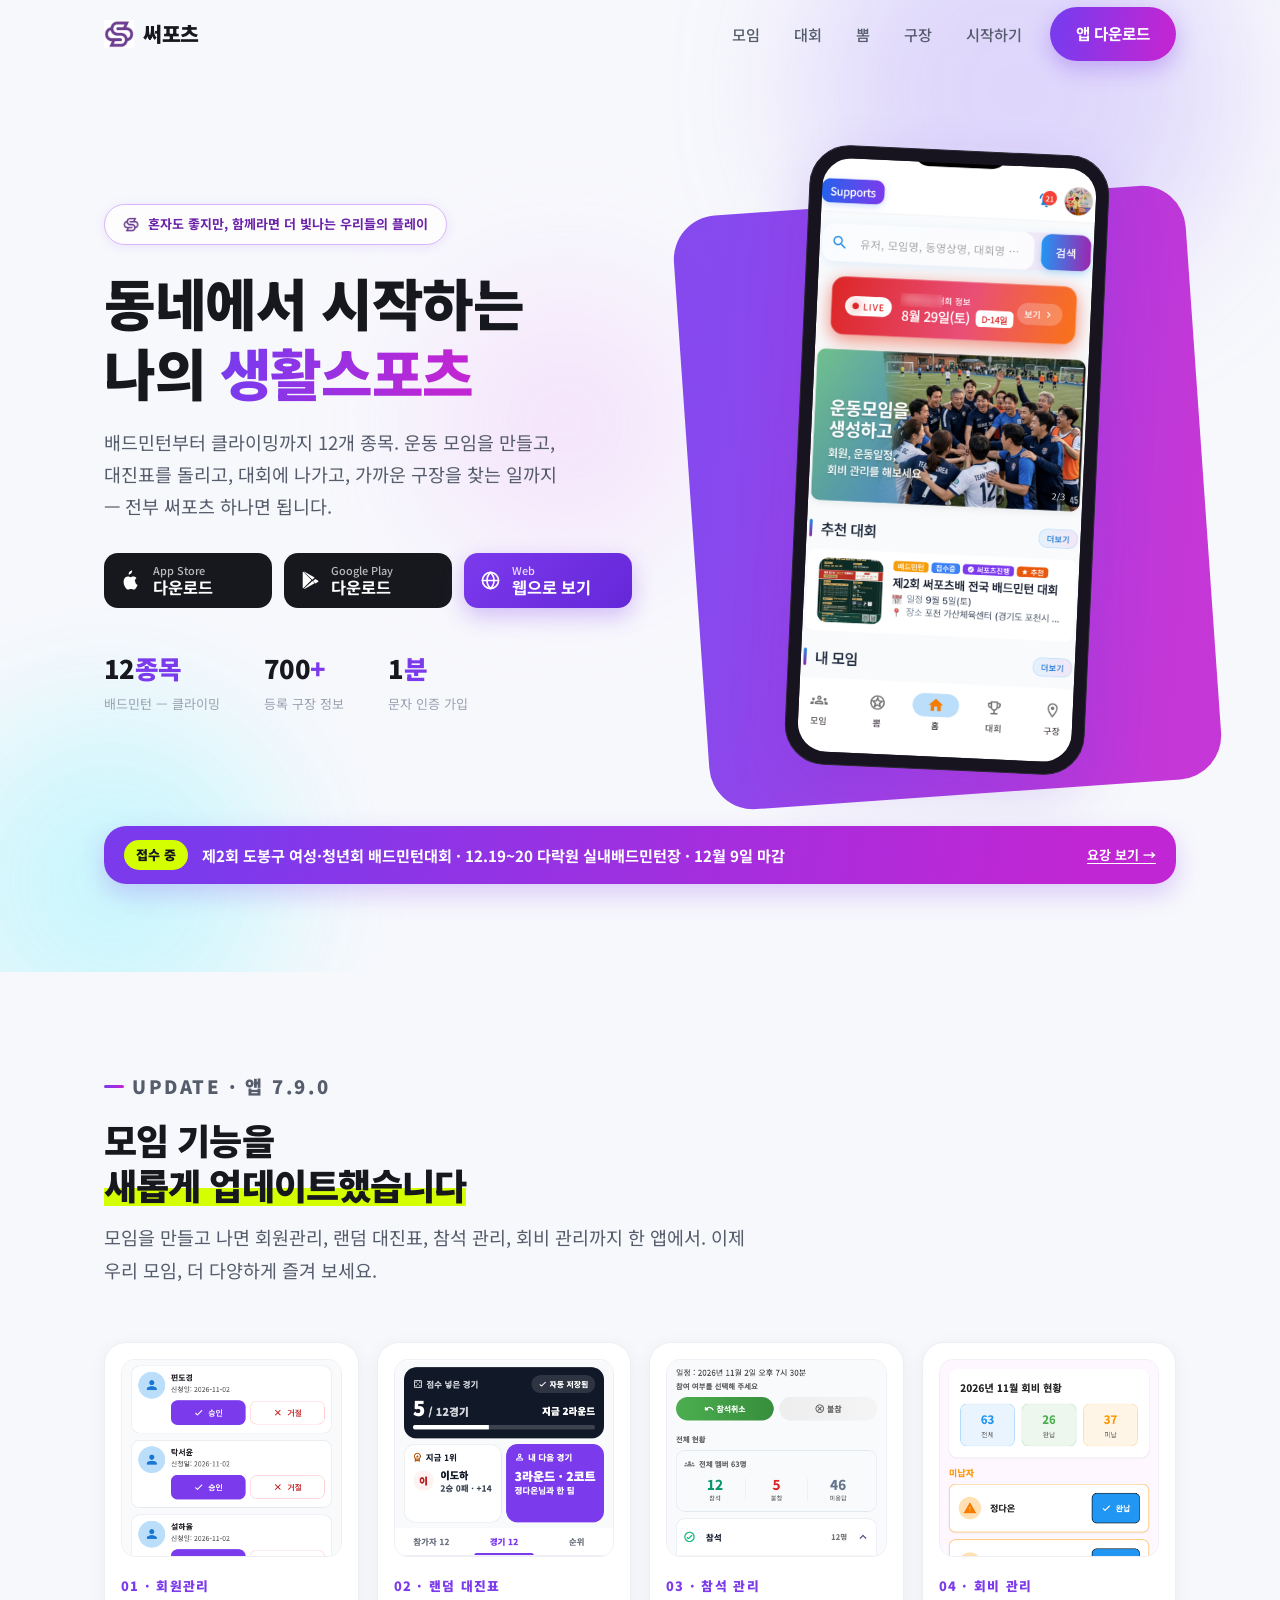
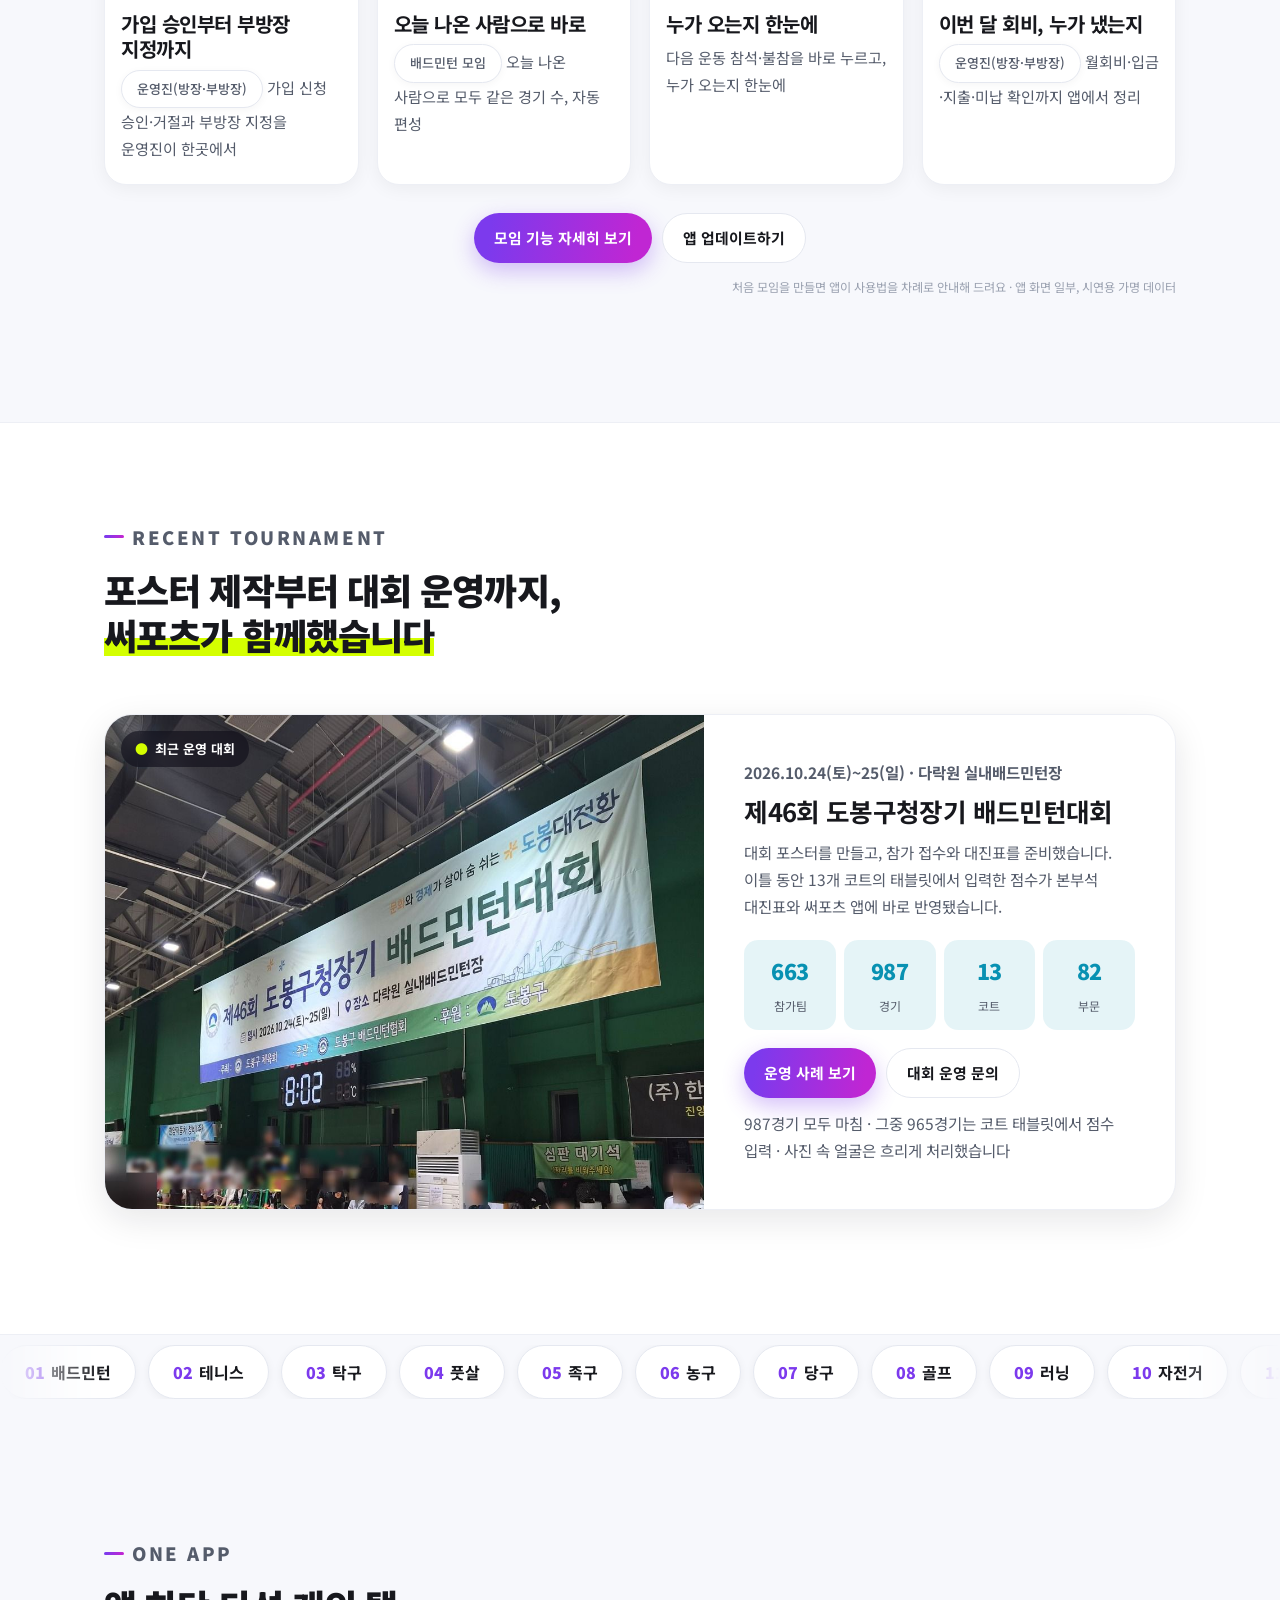
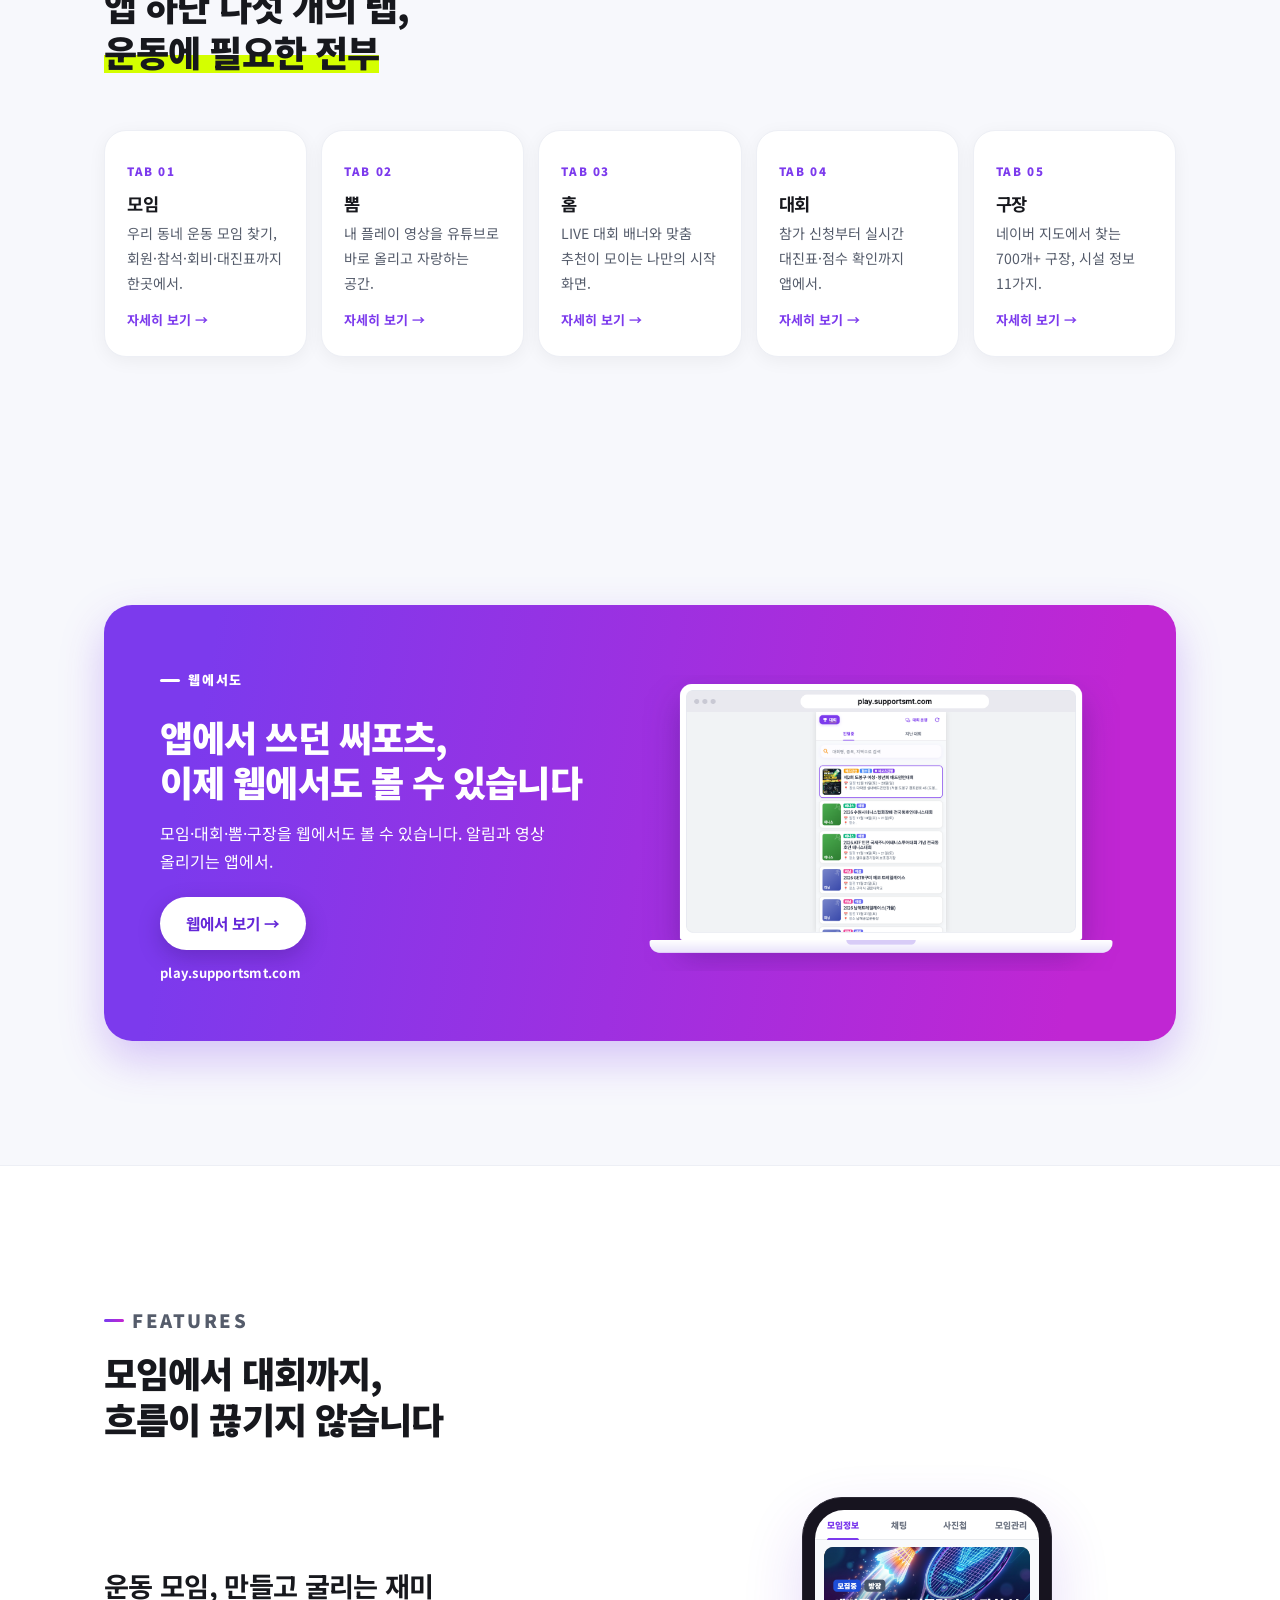
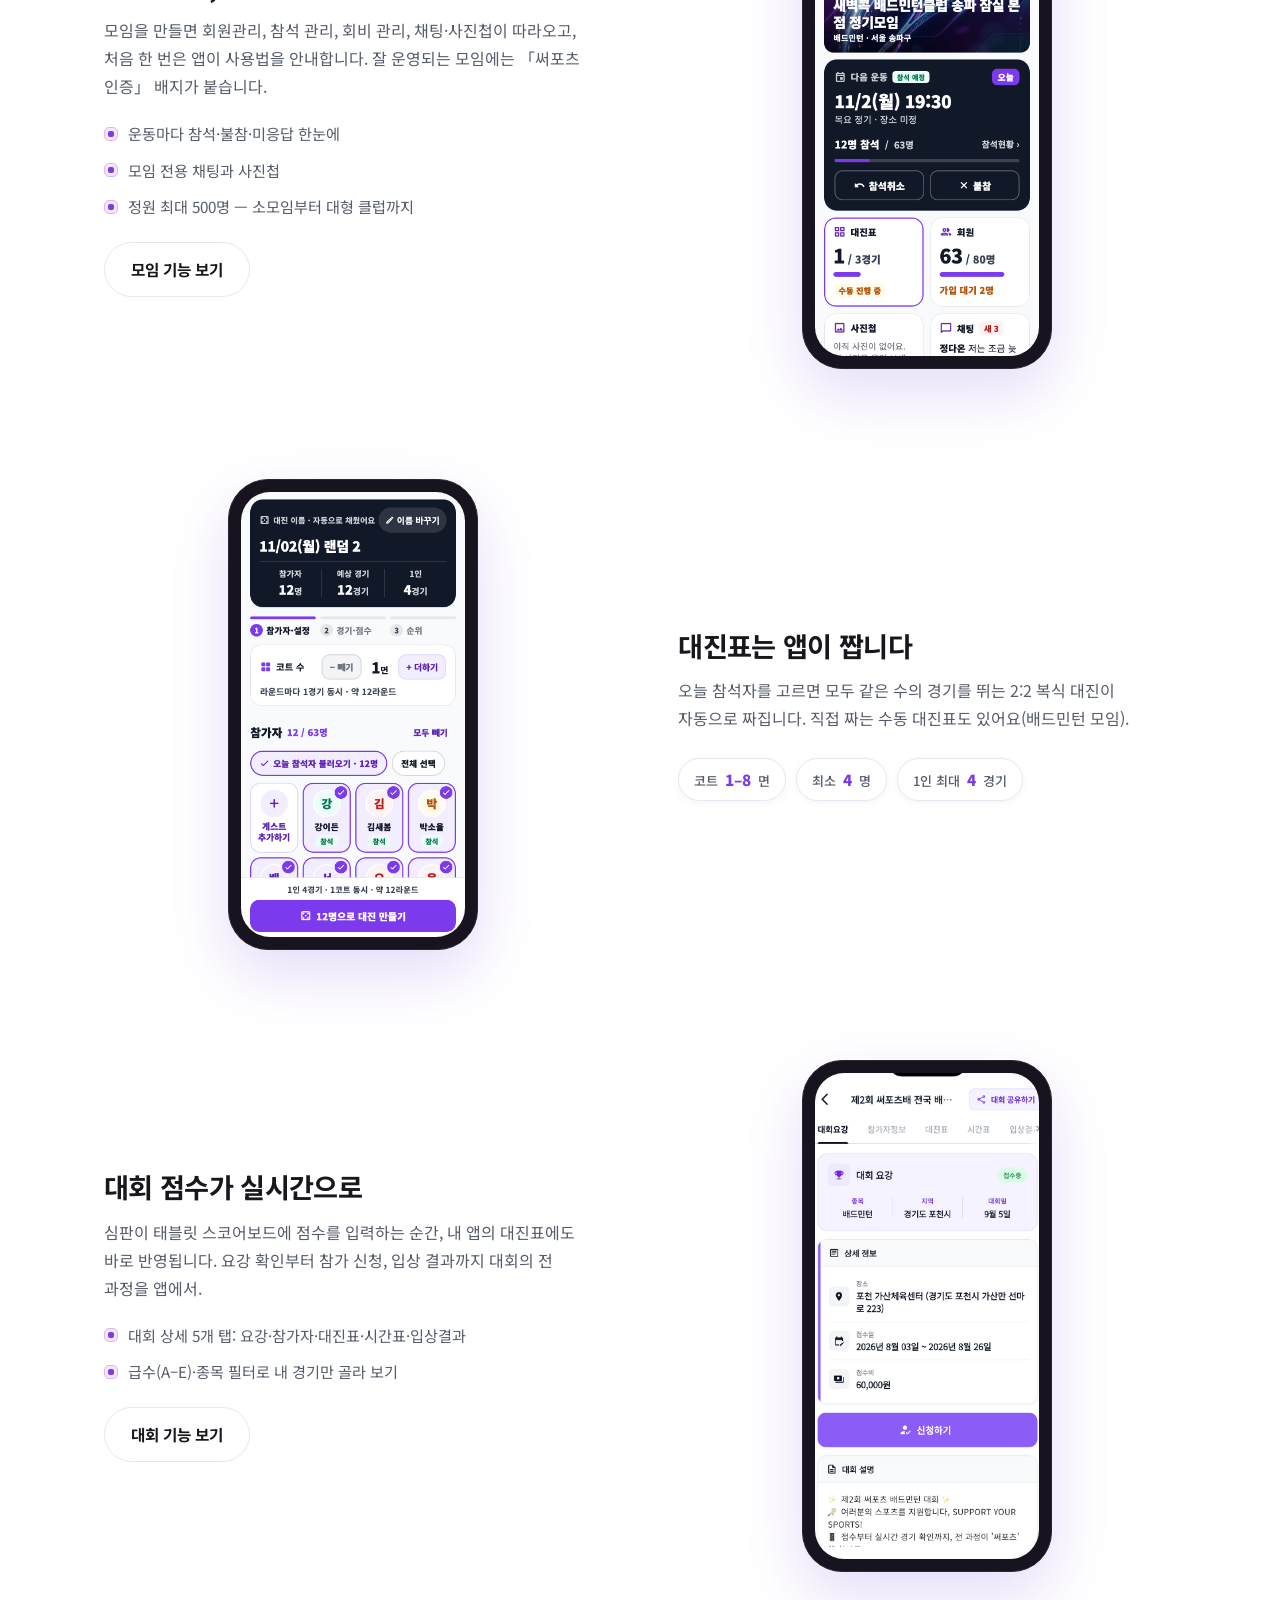
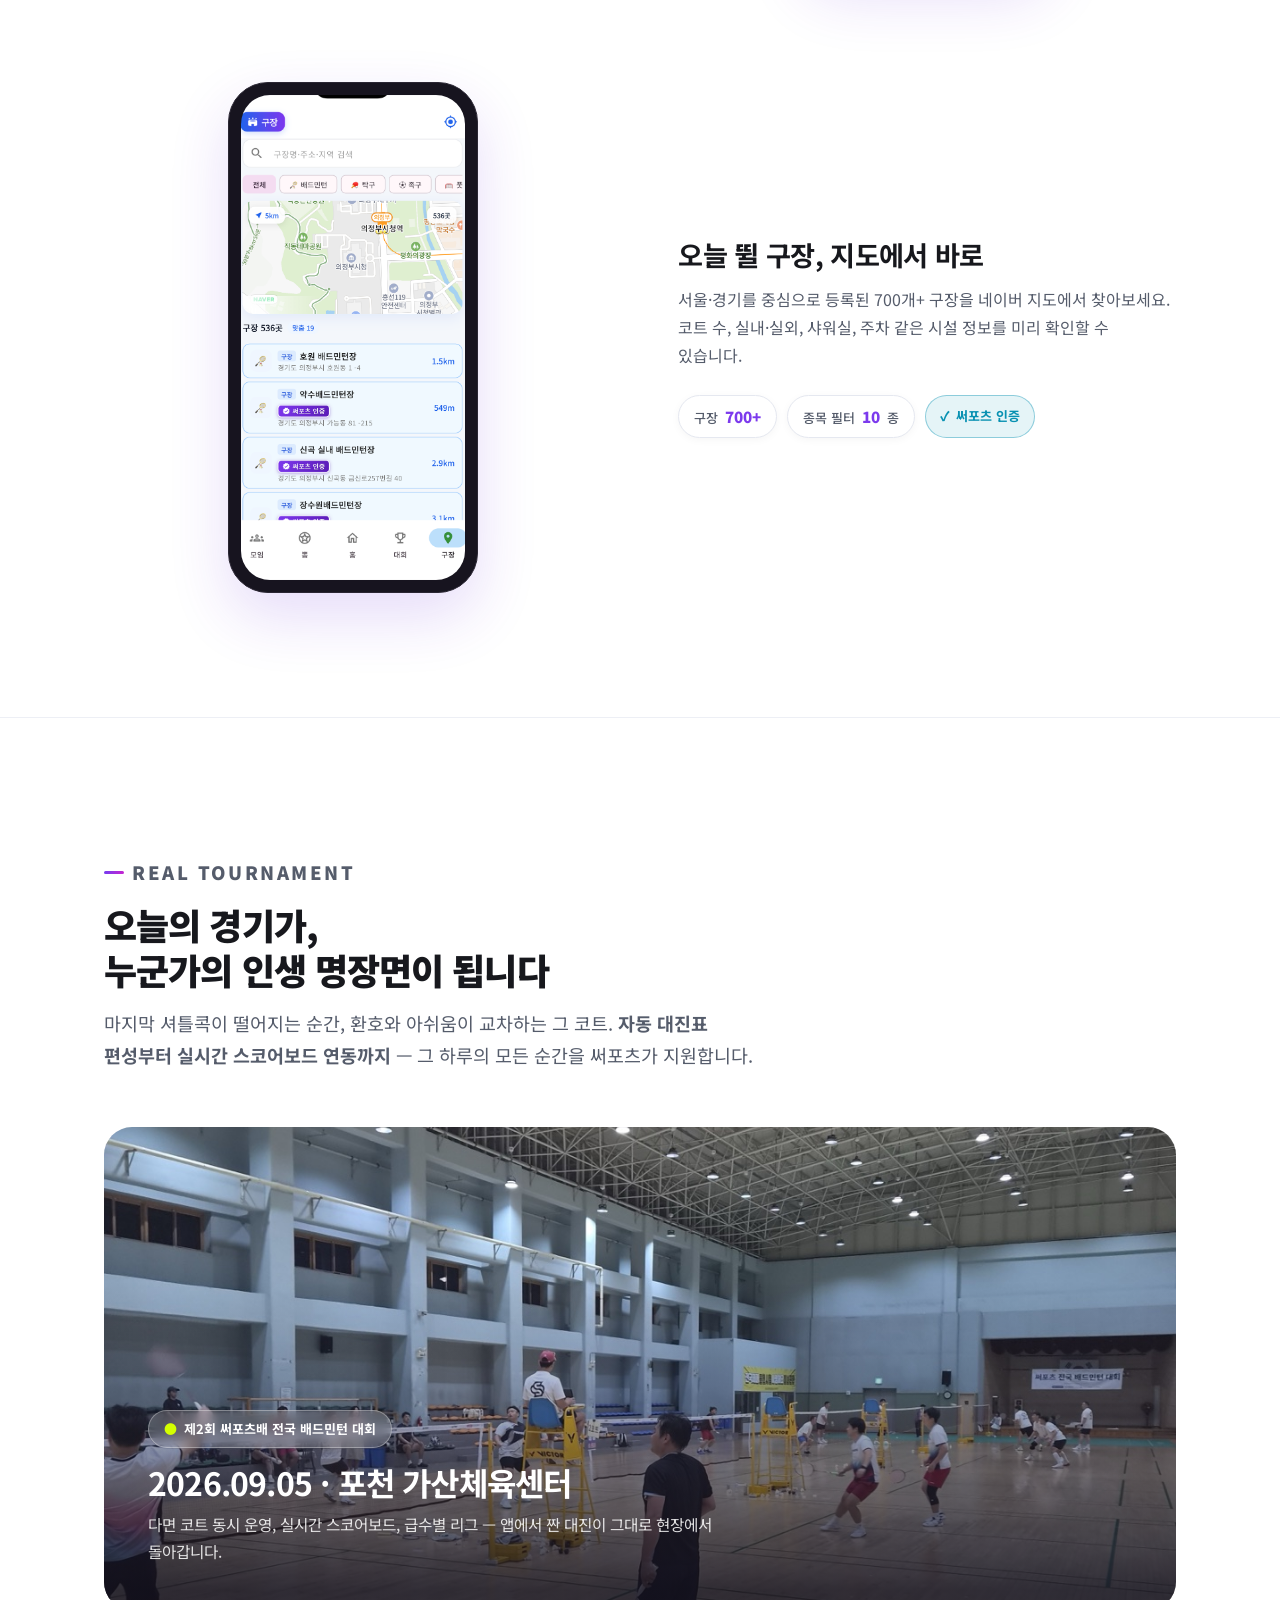
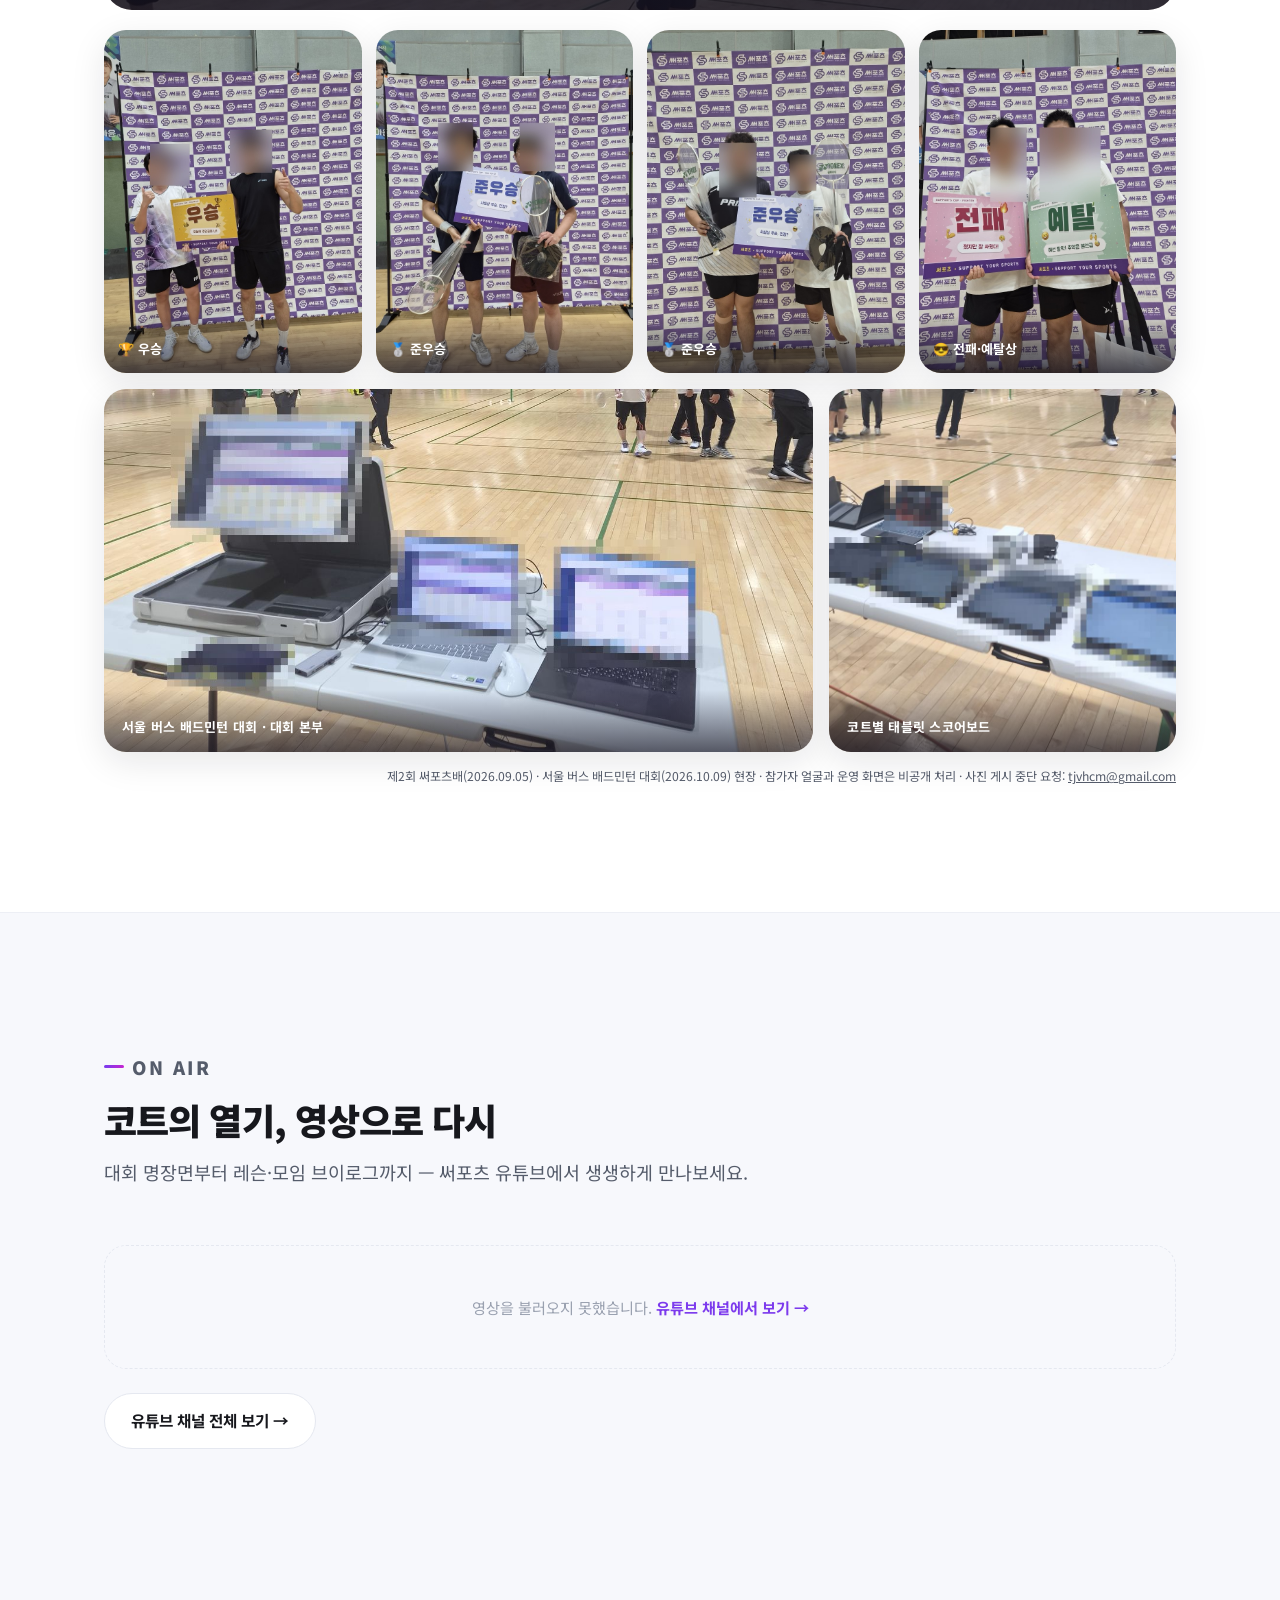
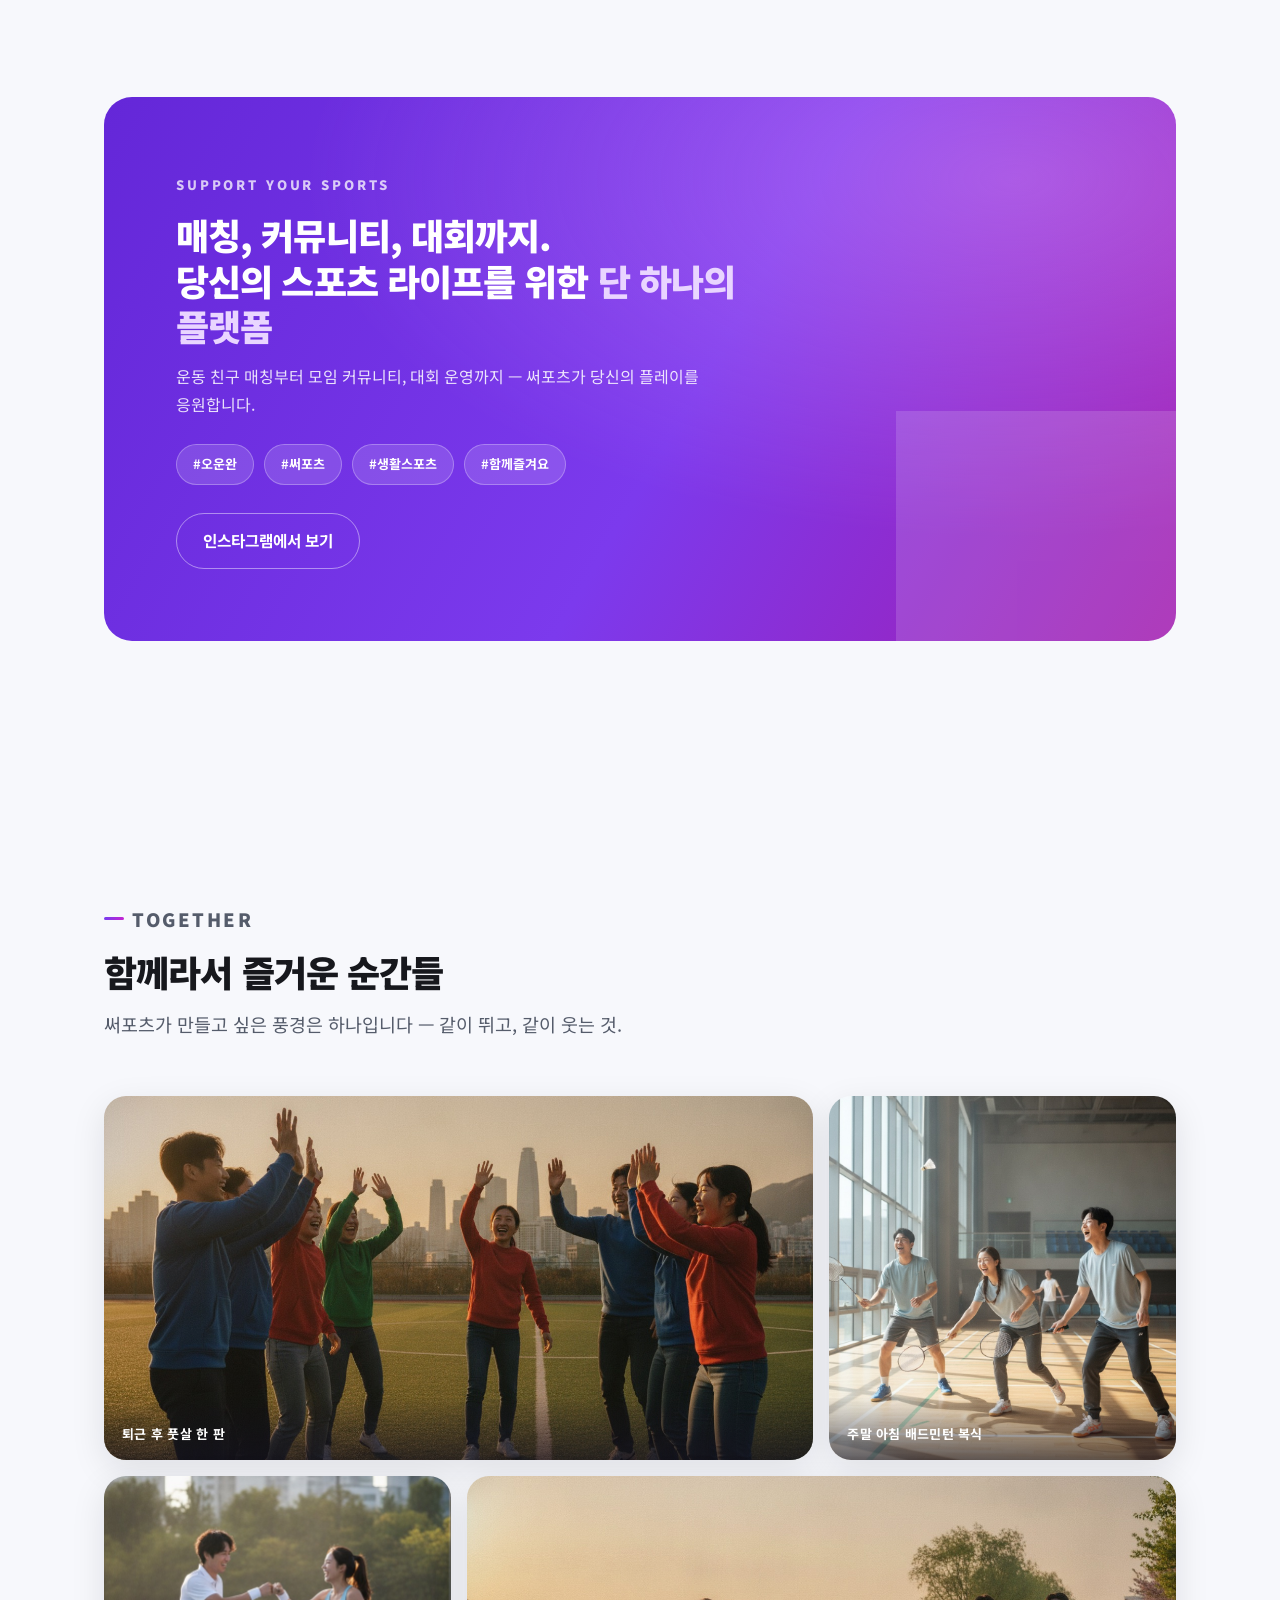
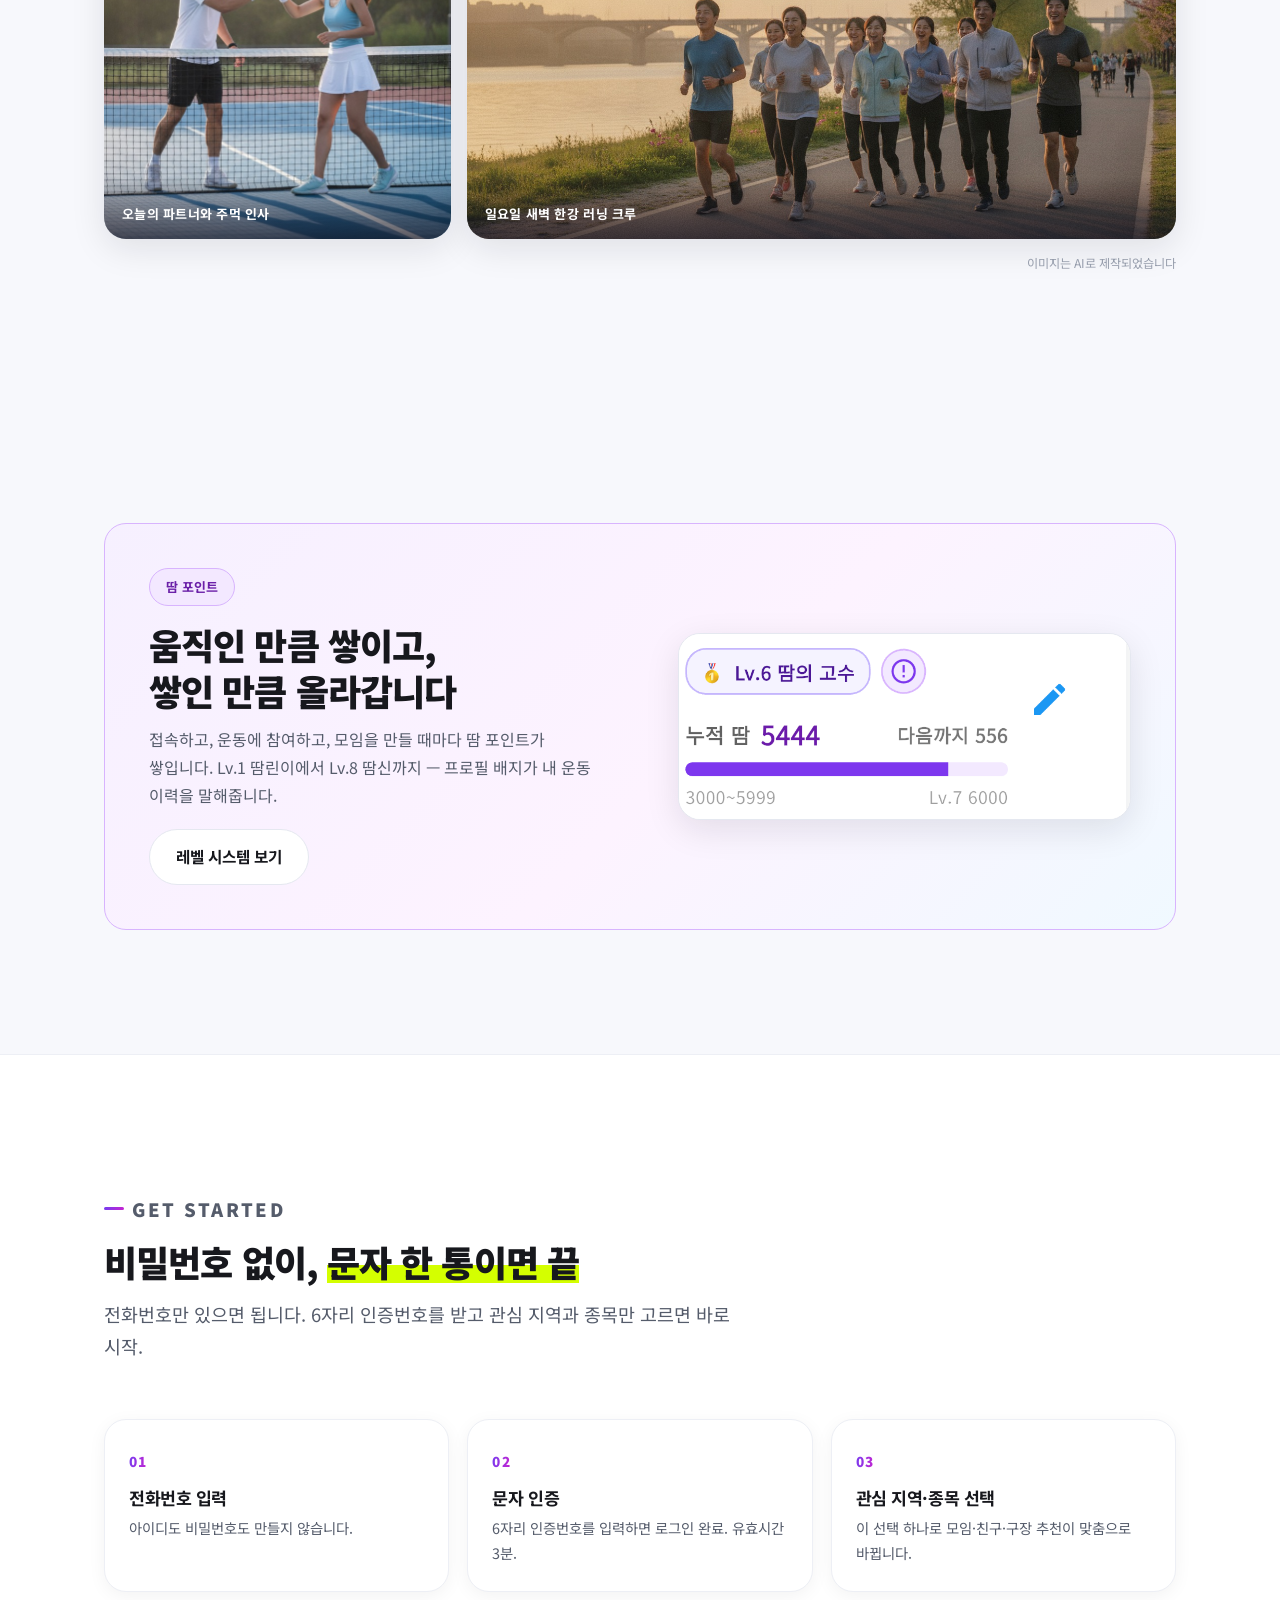
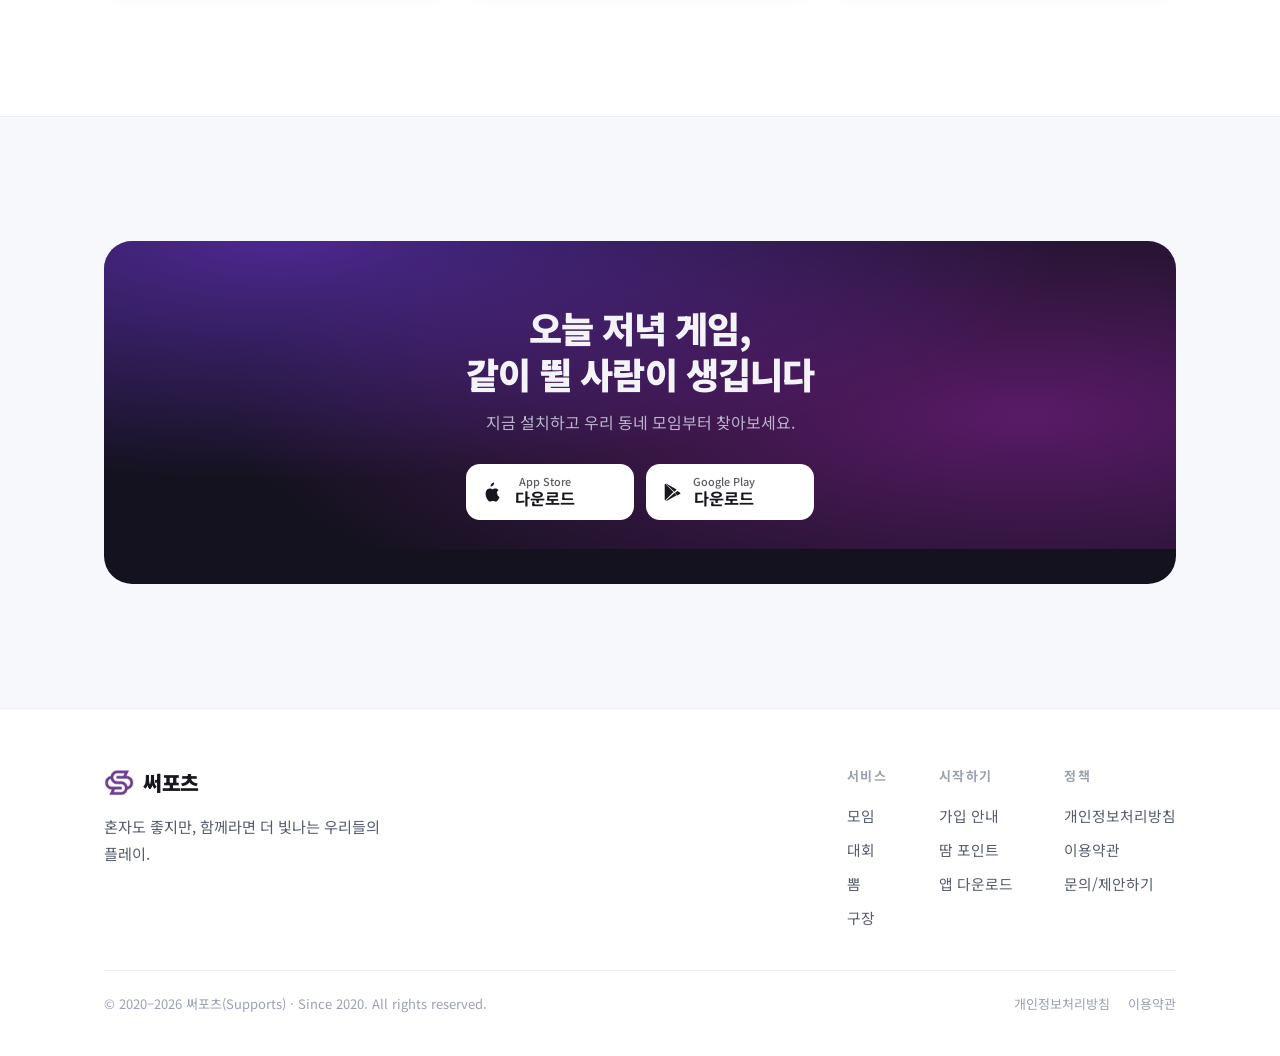
<file: index.html>
<!DOCTYPE html>
<html lang="ko">
<head>
  <meta charset="UTF-8">
  <meta name="viewport" content="width=device-width, initial-scale=1.0">
  <meta name="naver-site-verification" content="ab0133b077978f040136352867c2748e364e2731" />
  <title>써포츠(서포츠) — 생활스포츠 대회 접수·대진표, 모임·구장을 한 앱에서 | 생활스포츠 플랫폼</title>
  <meta name="description" content="써포츠(서포츠, SUPPORTS)는 생활스포츠 대회 접수·자동 대진표·실시간 점수와 운동 모임·구장 정보를 한 앱에서 쓰는 생활스포츠 플랫폼입니다. 배드민턴부터 클라이밍까지 12개 종목, 대회 운영, 700개+ 구장 정보까지. 문자 인증으로 1분 만에 시작하세요.">
  <meta property="og:title" content="써포츠(서포츠) — 생활스포츠 대회 접수·대진표, 모임·구장을 한 앱에서">
  <meta property="og:description" content="써포츠(서포츠, SUPPORTS)는 생활스포츠 대회 접수·자동 대진표·실시간 점수와 운동 모임·구장 정보를 한 앱에서 쓰는 생활스포츠 플랫폼입니다. 12개 종목·700개+ 구장 정보.">
  <meta property="og:image" content="https://supportsmt.com/assets/og_ci.png">
  <meta property="og:type" content="website">
  <meta property="og:url" content="https://supportsmt.com/">
  <link rel="canonical" href="https://supportsmt.com/">
  <link rel="icon" type="image/png" href="assets/favicon.png">
  <link rel="preconnect" href="https://fonts.googleapis.com">
  <link rel="preconnect" href="https://fonts.gstatic.com" crossorigin>
  <link href="https://fonts.googleapis.com/css2?family=Noto+Sans+KR:wght@400;500;700;900&display=swap" rel="stylesheet">
  <link rel="stylesheet" href="css/tokens.css?v=20261126a">
  <link rel="stylesheet" href="css/base.css?v=20261126a">
  <link rel="stylesheet" href="css/layout.css?v=20261126a">
  <link rel="stylesheet" href="css/components.css?v=20261126a">
  <script>document.documentElement.classList.add("js");</script>
  <script type="application/ld+json">
  {
    "@context": "https://schema.org",
    "@type": "Organization",
    "name": "써포츠",
    "alternateName": ["서포츠", "Supports", "SUPPORTS", "써포츠 앱"],
    "url": "https://supportsmt.com/",
    "logo": "https://supportsmt.com/assets/ci_symbol.png",
    "knowsAbout": ["배드민턴", "골프", "농구", "테니스", "탁구", "풋살", "당구", "족구", "헬스", "러닝", "자전거", "클라이밍"],
    "sameAs": [
      "https://www.youtube.com/channel/UCSKQ8RcZ2vwnTKWcPR5_VtA",
      "https://apps.apple.com/kr/app/id6758224083",
      "https://play.google.com/store/apps/details?id=com.supports.app"
    ]
  }
  </script>
  <script type="application/ld+json">
  {
    "@context": "https://schema.org",
    "@type": "WebSite",
    "name": "써포츠",
    "alternateName": ["서포츠", "Supports", "SUPPORTS", "써포츠 앱"],
    "url": "https://supportsmt.com/",
    "inLanguage": "ko-KR"
  }
  </script>
  <script type="application/ld+json">
  {
    "@context": "https://schema.org",
    "@type": "MobileApplication",
    "name": "써포츠",
    "operatingSystem": "ANDROID, IOS",
    "applicationCategory": "SportsApplication",
    "inLanguage": "ko-KR",
    "offers": { "@type": "Offer", "price": "0", "priceCurrency": "KRW" },
    "installUrl": ["https://play.google.com/store/apps/details?id=com.supports.app", "https://apps.apple.com/kr/app/id6758224083"],
    "downloadUrl": ["https://play.google.com/store/apps/details?id=com.supports.app", "https://apps.apple.com/kr/app/id6758224083"]
  }
  </script>
  <style>
    /* index 전용 — 히어로 */
    .hero { position: relative; padding: 150px 0 88px; overflow: hidden; }
    .hero__grid {
      display: grid; grid-template-columns: 1.08fr 0.92fr;
      gap: clamp(40px, 6vw, 80px); align-items: center;
    }
    .hero__slogan {
      display: inline-flex; align-items: center; gap: 9px;
      padding: 8px 18px; border-radius: var(--r-pill);
      border: 1px solid var(--violet-line); background: rgba(255,255,255,0.75);
      font-size: var(--fs-cap); font-weight: 700; color: #6b21a8; margin-bottom: 22px;
      box-shadow: 0 2px 12px rgba(124,58,237,0.1);
    }
    .hero__slogan .logo__dot { width: 7px; height: 7px; }
    .hero h1 { margin-bottom: 18px; }
    .hero__lead { color: var(--text-2); font-size: var(--fs-lead); max-width: 470px; margin-bottom: 30px; }
    .hero__stats { display: flex; gap: clamp(20px, 4vw, 44px); margin-top: 38px; flex-wrap: wrap; }
    .hero__stat .num { font-size: 1.6rem; font-weight: 900; letter-spacing: -0.02em; }
    .hero__stat .num span { color: var(--violet); }
    .hero__stat .label { font-size: var(--fs-cap); color: var(--text-3); margin-top: 2px; }
    .hero__visual { display: flex; justify-content: center; position: relative; }
    .hero__visual::before {
      content: ""; position: absolute; inset: 8% -6% -4% -6%; z-index: -1;
      background: var(--grad); border-radius: 44px; transform: rotate(-4deg);
      opacity: 0.92;
    }
    .tab-strip { display: grid; grid-template-columns: repeat(5, 1fr); gap: 14px; }
    @media (max-width: 900px) {
      .hero { padding-top: 118px; }
      .hero__grid { grid-template-columns: 1fr; }
      .tab-strip { grid-template-columns: repeat(2, 1fr); }
    }
    @media (max-width: 560px) { .tab-strip { grid-template-columns: 1fr; } }

    /* index 전용 — 대회 포스터 팝업 */
    .poster-pop__card {
      position: relative;
      display: flex;
      flex-direction: column;
      width: min(440px, 92vw);
      max-height: min(88vh, 980px);
      background: var(--bg-raise);
      border-radius: 18px;
      overflow: hidden;
      box-shadow: var(--shadow-pop);
    }
    .poster-pop__head {
      position: relative;
      padding: 18px 46px 15px 20px;
      background: linear-gradient(120deg, #6a3cff 0%, #a21caf 55%, #d946ef 100%);
      color: #fff;
      text-align: left;
      overflow: hidden;
    }
    .poster-pop__head h3 {
      font-size: clamp(0.98rem, 3.6vw, 1.12rem);
      font-weight: 900;
      line-height: 1.4;
      letter-spacing: -0.01em;
      margin: 0 0 4px;
      color: #fff;
    }
    .poster-pop__head p {
      font-size: clamp(0.82rem, 3vw, 0.9rem);
      font-weight: 500;
      margin: 0;
      color: rgba(255, 255, 255, 0.92);
    }
    .poster-pop__head .pop-emoji {
      display: inline-block;
      animation: popBounce 1.6s ease-in-out infinite;
    }
    @keyframes popBounce {
      0%, 100% { transform: translateY(0) rotate(0deg); }
      30% { transform: translateY(-4px) rotate(-8deg); }
      60% { transform: translateY(0) rotate(6deg); }
    }
    .poster-pop__card a { display: block; line-height: 0; flex: 1 1 auto; min-height: 0; }
    .poster-pop__card .poster-pop__img {
      display: block;
      width: 100%;
      height: 100%;
      max-height: min(66vh, 820px);
      object-fit: contain;
      background: #17332a;
    }
    /* 콘페티 (축하 액션) */
    .poster-pop__confetti {
      position: absolute;
      inset: 0;
      pointer-events: none;
      overflow: hidden;
      z-index: 3;
    }
    .poster-pop__confetti i {
      position: absolute;
      top: -14px;
      width: 9px;
      height: 14px;
      border-radius: 2px;
      opacity: 0.95;
      animation: confettiFall linear forwards;
    }
    @keyframes confettiFall {
      0% { transform: translateY(0) rotateZ(0deg) rotateY(0deg); opacity: 0.95; }
      80% { opacity: 0.9; }
      100% { transform: translateY(112vh) rotateZ(560deg) rotateY(720deg); opacity: 0; }
    }
    @media (prefers-reduced-motion: reduce) {
      .poster-pop__confetti { display: none; }
      .poster-pop__head .pop-emoji { animation: none; }
    }
    .poster-pop__close {
      position: absolute;
      top: 10px; right: 10px;
      width: 38px; height: 38px;
      border: 0; border-radius: 50%;
      background: rgba(23, 24, 29, 0.55);
      color: #fff;
      font-size: 1.35rem;
      line-height: 1;
      cursor: pointer;
      display: flex; align-items: center; justify-content: center;
    }
    .poster-pop__close:hover { background: rgba(23, 24, 29, 0.8); }
    .poster-pop__bar {
      display: flex;
      background: var(--bg-raise);
      border-top: 1px solid var(--line, #e7e9f2);
    }
    .poster-pop__btn {
      flex: 1;
      border: 0;
      background: none;
      padding: 14px 8px;
      font: inherit;
      font-size: 0.92rem;
      font-weight: 700;
      color: var(--text-2);
      cursor: pointer;
    }
    .poster-pop__btn + .poster-pop__btn { border-left: 1px solid var(--line, #e7e9f2); }
    .poster-pop__btn--main { color: var(--violet-deep, #6a3cff); }
  </style>
</head>
<body data-nav="home">

<header class="header">
  <div class="container header__inner">
    <a href="index.html" class="logo"><img src="assets/ci_symbol.png" class="logo__mark" alt="써포츠 CI">써포츠</a>
    <nav class="nav" aria-label="주요 메뉴">
      <a href="groups.html" class="nav__link" data-nav-link="groups">모임</a>
      <a href="tournaments.html" class="nav__link" data-nav-link="tournaments">대회</a>
      <a href="bbom.html" class="nav__link" data-nav-link="bbom">뽐</a>
      <a href="courts.html" class="nav__link" data-nav-link="courts">구장</a>
      <a href="start.html" class="nav__link" data-nav-link="start">시작하기</a>
      <a href="#download" class="btn btn--violet nav__cta">앱 다운로드</a>
    </nav>
    <button class="menu-toggle" id="menuToggle" aria-label="메뉴 열기" aria-expanded="false" aria-controls="mobileMenu">
      <span></span><span></span><span></span>
    </button>
  </div>
</header>

<div class="mobile-menu" id="mobileMenu">
  <div class="container">
    <ul class="mobile-menu__list">
      <li><a href="index.html" data-nav-link="home">홈</a></li>
      <li><a href="groups.html" data-nav-link="groups">모임</a></li>
      <li><a href="tournaments.html" data-nav-link="tournaments">대회</a></li>
      <li><a href="bbom.html" data-nav-link="bbom">뽐</a></li>
      <li><a href="courts.html" data-nav-link="courts">구장</a></li>
      <li><a href="start.html" data-nav-link="start">시작하기</a></li>
    </ul>
    <div class="mobile-menu__stores">
      <a class="store-btn" href="https://apps.apple.com/kr/app/id6758224083" target="_blank" rel="noopener">
        <svg width="22" height="22" viewBox="0 0 24 24" fill="currentColor" aria-hidden="true"><path d="M16.634 13.684c.01 2.844 2.476 3.8 2.502 3.81-.023.076-.39 1.346-1.286 2.665-.776 1.134-1.585 2.263-2.855 2.285-1.25.02-1.65-.742-3.078-.742-1.428 0-1.876.72-3.058.762-1.226.04-2.16-1.237-2.946-2.376-1.606-2.327-2.827-6.58-1.182-9.434.816-1.417 2.275-2.31 3.864-2.336 1.127-.02 2.19.762 2.876.762.686 0 1.972-.942 3.322-.803.565.023 2.152.23 3.17 1.724-.078.05-1.9 1.11-1.88 3.424zm-4.398-9.06c.665-.805 1.113-1.922.99-3.033-.957.04-2.116.643-2.802 1.442-.614.706-1.152 1.84-1.008 2.923 1.07.085 2.158-.528 2.82-1.332z"/></svg>
        <span><span class="store-btn__label">App Store</span><span class="store-btn__name">다운로드</span></span>
      </a>
      <a class="store-btn" href="https://play.google.com/store/apps/details?id=com.supports.app&amp;hl=ko" target="_blank" rel="noopener">
        <svg width="20" height="20" viewBox="0 0 24 24" fill="currentColor" aria-hidden="true"><path d="M3.609 1.814 13.792 12 3.61 22.186c-.28-.28-.36-.7-.36-1.13V2.944c0-.43.08-.85.36-1.13zM14.85 13.06l2.72 2.72-11.63 6.6c-.44.25-.94.3-1.36.14l10.27-9.46zm3.68-2.13 2.88 1.63c.98.56.98 1.32 0 1.88l-2.88 1.63-3.02-3.02 3.02-2.12zm-13.95-8.8c.42-.16.92-.1 1.36.14l11.63 6.6-2.72 2.72L4.58 2.13z"/></svg>
        <span><span class="store-btn__label">Google Play</span><span class="store-btn__name">다운로드</span></span>
      </a>
    </div>
  </div>
</div>

<main>
  <!-- 히어로 -->
  <section class="hero">
    <div class="orbs" aria-hidden="true">
      <div class="orb orb--violet"></div>
      <div class="orb orb--cyan"></div>
      <div class="orb orb--pink"></div>
    </div>
    <div class="container hero__grid">
      <div>
        <p class="hero__slogan"><img src="assets/ci_symbol.png" alt="" style="width:16px;height:auto;">혼자도 좋지만, 함께라면 더 빛나는 우리들의 플레이</p>
        <h1>동네에서 시작하는<br>나의 <span class="grad-text">생활스포츠</span></h1>
        <p class="hero__lead">
          배드민턴부터 클라이밍까지 12개 종목.
          운동 모임을 만들고, 대진표를 돌리고, 대회에 나가고,
          가까운 구장을 찾는 일까지 — 전부 써포츠 하나면 됩니다.
        </p>
        <div class="store-row" id="download">
          <a class="store-btn" href="https://apps.apple.com/kr/app/id6758224083" target="_blank" rel="noopener">
            <svg width="22" height="22" viewBox="0 0 24 24" fill="currentColor" aria-hidden="true"><path d="M16.634 13.684c.01 2.844 2.476 3.8 2.502 3.81-.023.076-.39 1.346-1.286 2.665-.776 1.134-1.585 2.263-2.855 2.285-1.25.02-1.65-.742-3.078-.742-1.428 0-1.876.72-3.058.762-1.226.04-2.16-1.237-2.946-2.376-1.606-2.327-2.827-6.58-1.182-9.434.816-1.417 2.275-2.31 3.864-2.336 1.127-.02 2.19.762 2.876.762.686 0 1.972-.942 3.322-.803.565.023 2.152.23 3.17 1.724-.078.05-1.9 1.11-1.88 3.424zm-4.398-9.06c.665-.805 1.113-1.922.99-3.033-.957.04-2.116.643-2.802 1.442-.614.706-1.152 1.84-1.008 2.923 1.07.085 2.158-.528 2.82-1.332z"/></svg>
            <span><span class="store-btn__label">App Store</span><span class="store-btn__name">다운로드</span></span>
          </a>
          <a class="store-btn" href="https://play.google.com/store/apps/details?id=com.supports.app&amp;hl=ko" target="_blank" rel="noopener">
            <svg width="20" height="20" viewBox="0 0 24 24" fill="currentColor" aria-hidden="true"><path d="M3.609 1.814 13.792 12 3.61 22.186c-.28-.28-.36-.7-.36-1.13V2.944c0-.43.08-.85.36-1.13zM14.85 13.06l2.72 2.72-11.63 6.6c-.44.25-.94.3-1.36.14l10.27-9.46zm3.68-2.13 2.88 1.63c.98.56.98 1.32 0 1.88l-2.88 1.63-3.02-3.02 3.02-2.12zm-13.95-8.8c.42-.16.92-.1 1.36.14l11.63 6.6-2.72 2.72L4.58 2.13z"/></svg>
            <span><span class="store-btn__label">Google Play</span><span class="store-btn__name">다운로드</span></span>
          </a>
          <!-- 웹으로 보기 (2026-11-18 대표 지시: 스토어 버튼 옆 보라색 버튼) -->
          <a class="store-btn store-btn--web" href="https://play.supportsmt.com/#/tournaments" target="_blank" rel="noopener">
            <svg width="21" height="21" viewBox="0 0 24 24" fill="none" stroke="currentColor" stroke-width="1.9" stroke-linecap="round" stroke-linejoin="round" aria-hidden="true"><circle cx="12" cy="12" r="9.2"/><path d="M2.8 12h18.4M12 2.8c2.6 2.5 4 5.7 4 9.2s-1.4 6.7-4 9.2c-2.6-2.5-4-5.7-4-9.2s1.4-6.7 4-9.2z"/></svg>
            <span><span class="store-btn__label">Web</span><span class="store-btn__name">웹으로 보기</span></span>
          </a>
        </div>
        <div class="hero__stats">
          <div class="hero__stat"><div class="num">12<span>종목</span></div><div class="label">배드민턴 — 클라이밍</div></div>
          <div class="hero__stat"><div class="num">700<span>+</span></div><div class="label">등록 구장 정보</div></div>
          <div class="hero__stat"><div class="num">1<span>분</span></div><div class="label">문자 인증 가입</div></div>
        </div>
      </div>
      <div class="hero__visual">
        <div class="phone phone--tilt">
          <img src="assets/app2/home.png" alt="써포츠 앱 홈 화면 — LIVE 대회 배너, 추천 대회, 하단 5개 탭" loading="eager">
        </div>
      </div>
    </div>
    <!-- 접수 중 대회 공지 띠 (2026-11-26 추가) -->
    <div class="container" style="position: relative; margin-top: clamp(48px, 6vw, 56px);">
      <a class="notice-band" href="tournaments.html#dobong-women-youth">
        <span class="notice-band__tag">접수 중</span>
        <span class="notice-band__text">제2회 도봉구 여성·청년회 배드민턴대회 · 12.19~20 다락원 실내배드민턴장 · 12월 9일 마감</span>
        <span class="notice-band__go">요강 보기 →</span>
      </a>
    </div>
  </section>


  <!-- 앱 7.9.0 모임 업데이트 안내 (2026-11-02 시안) -->
  <section class="section" id="update" style="padding-top: clamp(48px, 7vw, 84px);">
    <div class="container">
      <div class="sec-head reveal">
        <p class="eyebrow">Update · 앱 7.9.0</p>
        <h2>모임 기능을<br><span class="mark-lime">새롭게 업데이트했습니다</span></h2>
        <p>모임을 만들고 나면 회원관리, 랜덤 대진표, 참석 관리, 회비 관리까지 한 앱에서. 이제 우리 모임, 더 다양하게 즐겨 보세요.</p>
      </div>
      <div class="card-grid feat-grid">
        <a href="groups.html#update" class="card reveal">
          <div class="shot-card"><img src="assets/app3/group_feat_members.png" width="780" height="700" alt="모임관리 탭 가입 신청 목록 — 승인·거절 버튼(시연 데이터)" loading="lazy"></div>
          <span class="card__num">01 · 회원관리</span>
          <h3>가입 승인부터 부방장 지정까지</h3>
          <p><span class="chip">운영진(방장·부방장)</span> 가입 신청 승인·거절과 부방장 지정을 운영진이 한곳에서</p>
        </a>
        <a href="groups.html#bracket" class="card reveal">
          <div class="shot-card"><img src="assets/app3/group_feat_random.png" width="780" height="700" alt="랜덤 대진 진행 화면 — 점수 넣은 경기, 지금 1위, 내 다음 경기(시연 데이터)" loading="lazy"></div>
          <span class="card__num">02 · 랜덤 대진표</span>
          <h3>오늘 나온 사람으로 바로</h3>
          <p><span class="chip">배드민턴 모임</span> 오늘 나온 사람으로 모두 같은 경기 수, 자동 편성</p>
        </a>
        <a href="groups.html#update" class="card reveal">
          <div class="shot-card"><img src="assets/app3/group_feat_attendance.png" width="780" height="700" alt="운동 일정 참석 현황 — 참석·불참·미응답 인원(시연 데이터)" loading="lazy"></div>
          <span class="card__num">03 · 참석 관리</span>
          <h3>누가 오는지 한눈에</h3>
          <p>다음 운동 참석·불참을 바로 누르고, 누가 오는지 한눈에</p>
        </a>
        <a href="groups.html#update" class="card reveal">
          <div class="shot-card"><img src="assets/app3/group_feat_fee.png" width="780" height="700" alt="이번 달 회비 현황 — 전체·완납·미납 인원과 미납자 목록(시연 데이터)" loading="lazy"></div>
          <span class="card__num">04 · 회비 관리</span>
          <h3>이번 달 회비, 누가 냈는지</h3>
          <p><span class="chip">운영진(방장·부방장)</span> 월회비·입금·지출·미납 확인까지 앱에서 정리</p>
        </a>
      </div>
      <div class="case__actions" style="justify-content: center; margin-top: 28px;">
        <a class="btn btn--violet" href="groups.html">모임 기능 자세히 보기</a>
        <a class="btn btn--ghost" href="#download">앱 업데이트하기</a>
      </div>
      <p class="photo-note">처음 모임을 만들면 앱이 사용법을 차례로 안내해 드려요 · 앱 화면 일부, 시연용 가명 데이터</p>
    </div>
  </section>

  <!-- 최근 운영 대회 — 제46회 도봉구청장기 배드민턴대회 (2026-10-27 추가) -->
  <section class="section section--raise" id="recent-tournament" style="padding-top: clamp(48px, 7vw, 84px);">
    <div class="container">
      <div class="sec-head reveal">
        <p class="eyebrow">Recent Tournament</p>
        <h2>포스터 제작부터 대회 운영까지,<br><span class="mark-lime">써포츠가 함께했습니다</span></h2>
      </div>
      <article class="case reveal">
        <div class="case__media">
          <img src="assets/tournament/dobong46_court.jpg" width="1080" height="880"
               alt="제46회 도봉구청장기 배드민턴대회 현수막이 걸린 다락원 실내배드민턴장과 경기 중인 코트(사람 얼굴은 흐리게 처리)" loading="eager">
          <span class="case__flag"><b>●</b> 최근 운영 대회</span>
        </div>
        <div class="case__body">
          <p class="case__meta">2026.10.24(토)~25(일) · 다락원 실내배드민턴장</p>
          <h3>제46회 도봉구청장기 배드민턴대회</h3>
          <p>대회 포스터를 만들고, 참가 접수와 대진표를 준비했습니다. 이틀 동안 13개 코트의 태블릿에서 입력한 점수가 본부석 대진표와 써포츠 앱에 바로 반영됐습니다.</p>
          <div class="case__stats">
            <div><b>663</b><span>참가팀</span></div>
            <div><b>987</b><span>경기</span></div>
            <div><b>13</b><span>코트</span></div>
            <div><b>82</b><span>부문</span></div>
          </div>
          <div class="case__actions">
            <a class="btn btn--violet" href="tournaments.html#dobong">운영 사례 보기</a>
            <a class="btn btn--ghost" href="mailto:tjvhcm@gmail.com?subject=%5B%EB%8C%80%ED%9A%8C%20%EC%9A%B4%EC%98%81%20%EB%AC%B8%EC%9D%98%5D%20%EC%8D%A8%ED%8F%AC%EC%B8%A0%20%ED%99%88%ED%8E%98%EC%9D%B4%EC%A7%80&amp;body=%EB%8C%80%ED%9A%8C%EB%AA%85%C2%B7%EC%A2%85%EB%AA%A9%3A%0A%EC%98%88%EC%A0%95%20%EC%9D%BC%EC%8B%9C%C2%B7%EC%9E%A5%EC%86%8C%3A%0A%EC%98%88%EC%83%81%20%EC%B0%B8%EA%B0%80%ED%8C%80%20%EC%88%98%3A%0A%ED%95%84%EC%9A%94%ED%95%9C%20%EC%9D%BC%28%ED%8F%AC%EC%8A%A4%ED%84%B0%C2%B7%EC%A0%91%EC%88%98%C2%B7%EB%8C%80%EC%A7%84%C2%B7%EC%A0%90%EC%88%98%ED%8C%90%C2%B7%EC%95%B1%20LIVE%29%3A%0A%EB%8B%B4%EB%8B%B9%EC%9E%90%20%EC%97%B0%EB%9D%BD%EC%B2%98%3A%0A">대회 운영 문의</a>
          </div>
          <p class="case__note">987경기 모두 마침 · 그중 965경기는 코트 태블릿에서 점수 입력 · 사진 속 얼굴은 흐리게 처리했습니다</p>
        </div>
      </article>
    </div>
  </section>

  <!-- 종목 마퀴 -->
  <section style="padding: 10px 0 0;">
    <div class="marquee" aria-label="지원 종목 12가지">
      <div class="marquee__track">
        <span><b>01</b>배드민턴</span><span><b>02</b>테니스</span><span><b>03</b>탁구</span>
        <span><b>04</b>풋살</span><span><b>05</b>족구</span><span><b>06</b>농구</span>
        <span><b>07</b>당구</span><span><b>08</b>골프</span><span><b>09</b>러닝</span>
        <span><b>10</b>자전거</span><span><b>11</b>헬스</span><span><b>12</b>클라이밍</span>
        <span aria-hidden="true"><b>01</b>배드민턴</span><span aria-hidden="true"><b>02</b>테니스</span><span aria-hidden="true"><b>03</b>탁구</span>
        <span aria-hidden="true"><b>04</b>풋살</span><span aria-hidden="true"><b>05</b>족구</span><span aria-hidden="true"><b>06</b>농구</span>
        <span aria-hidden="true"><b>07</b>당구</span><span aria-hidden="true"><b>08</b>골프</span><span aria-hidden="true"><b>09</b>러닝</span>
        <span aria-hidden="true"><b>10</b>자전거</span><span aria-hidden="true"><b>11</b>헬스</span><span aria-hidden="true"><b>12</b>클라이밍</span>
      </div>
    </div>
  </section>

  <!-- 5탭 스트립 -->
  <section class="section">
    <div class="container">
      <div class="sec-head reveal">
        <p class="eyebrow">One App</p>
        <h2>앱 하단 다섯 개의 탭,<br><span class="mark-lime">운동에 필요한 전부</span></h2>
      </div>
      <div class="tab-strip">
        <a href="groups.html" class="tabcard reveal">
          <span class="tabcard__tab">TAB 01</span>
          <h3>모임</h3>
          <p>우리 동네 운동 모임 찾기, 회원·참석·회비·대진표까지 한곳에서.</p>
          <span class="tabcard__go">자세히 보기 →</span>
        </a>
        <a href="bbom.html" class="tabcard reveal">
          <span class="tabcard__tab">TAB 02</span>
          <h3>뽐</h3>
          <p>내 플레이 영상을 유튜브로 바로 올리고 자랑하는 공간.</p>
          <span class="tabcard__go">자세히 보기 →</span>
        </a>
        <a href="start.html" class="tabcard reveal">
          <span class="tabcard__tab">TAB 03</span>
          <h3>홈</h3>
          <p>LIVE 대회 배너와 맞춤 추천이 모이는 나만의 시작 화면.</p>
          <span class="tabcard__go">자세히 보기 →</span>
        </a>
        <a href="tournaments.html" class="tabcard reveal">
          <span class="tabcard__tab">TAB 04</span>
          <h3>대회</h3>
          <p>참가 신청부터 실시간 대진표·점수 확인까지 앱에서.</p>
          <span class="tabcard__go">자세히 보기 →</span>
        </a>
        <a href="courts.html" class="tabcard reveal">
          <span class="tabcard__tab">TAB 05</span>
          <h3>구장</h3>
          <p>네이버 지도에서 찾는 700개+ 구장, 시설 정보 11가지.</p>
          <span class="tabcard__go">자세히 보기 →</span>
        </a>
      </div>
    </div>
  </section>

  <!-- 웹에서도 — 기능을 다 보여 준 뒤 한 번 (2026-11-15 추가) -->
  <section class="section" id="web">
    <div class="container">
      <div class="web-band reveal">
        <div class="web-band__body">
          <p class="eyebrow">웹에서도</p>
          <h2>앱에서 쓰던 써포츠,<br>이제 웹에서도 볼 수 있습니다</h2>
          <p>모임·대회·뽐·구장을 웹에서도 볼 수 있습니다. 알림과 영상 올리기는 앱에서.</p>
          <a class="btn web-band__btn" href="https://play.supportsmt.com/#/tournaments" target="_blank" rel="noopener">웹에서 보기 →</a>
          <a class="web-band__url" href="https://play.supportsmt.com/#/tournaments" target="_blank" rel="noopener">play.supportsmt.com</a>
        </div>
        <div class="web-band__media"><img src="assets/web/web_browser.png" width="1520" height="940" alt="브라우저에 열린 써포츠 웹 화면 — 대회 탭의 공개 대회 목록" loading="lazy"></div>
      </div>
    </div>
  </section>

  <!-- 핵심 기능 4블록 -->
  <section class="section section--raise">
    <div class="container">
      <div class="sec-head reveal">
        <p class="eyebrow">Features</p>
        <h2>모임에서 대회까지,<br>흐름이 끊기지 않습니다</h2>
      </div>

      <div class="split reveal">
        <div class="split__body">
          <h3>운동 모임, 만들고 굴리는 재미</h3>
          <p>모임을 만들면 회원관리, 참석 관리, 회비 관리, 채팅·사진첩이 따라오고, 처음 한 번은 앱이 사용법을 안내합니다. 잘 운영되는 모임에는 「써포츠 인증」 배지가 붙습니다.</p>
          <ul class="split__points">
            <li>운동마다 참석·불참·미응답 한눈에</li>
            <li>모임 전용 채팅과 사진첩</li>
            <li>정원 최대 500명 — 소모임부터 대형 클럽까지</li>
          </ul>
          <a href="groups.html" class="btn btn--ghost">모임 기능 보기</a>
        </div>
        <div class="split__media">
          <div class="phone phone--sm phone--app"><img src="assets/app3/group_bento.png" width="780" height="1552" alt="써포츠 모임정보 화면 — 다음 운동 카드와 대진표·회원·사진첩·채팅 카드(시연 데이터)" loading="lazy"></div>
        </div>
      </div>

      <div class="split split--flip reveal">
        <div class="split__body">
          <h3>대진표는 앱이 짭니다</h3>
          <p>오늘 참석자를 고르면 모두 같은 수의 경기를 뛰는 2:2 복식 대진이 자동으로 짜집니다. 직접 짜는 수동 대진표도 있어요(배드민턴 모임).</p>
          <div class="page-hero__chips">
            <span class="chip">코트 <b>1–8</b>면</span>
            <span class="chip">최소 <b>4</b>명</span>
            <span class="chip">1인 최대 <b>4</b>경기</span>
          </div>
        </div>
        <div class="split__media">
          <div class="phone phone--sm phone--app"><img src="assets/app3/group_random_setup.png" width="780" height="1552" alt="랜덤 대진표 만들기 화면 — 참가자 선택과 코트 수 설정(시연 데이터)" loading="lazy"></div>
        </div>
      </div>

      <div class="split reveal">
        <div class="split__body">
          <h3>대회 점수가 실시간으로</h3>
          <p>심판이 태블릿 스코어보드에 점수를 입력하는 순간, 내 앱의 대진표에도 바로 반영됩니다. 요강 확인부터 참가 신청, 입상 결과까지 대회의 전 과정을 앱에서.</p>
          <ul class="split__points">
            <li>대회 상세 5개 탭: 요강·참가자·대진표·시간표·입상결과</li>
            <li>급수(A–E)·종목 필터로 내 경기만 골라 보기</li>
          </ul>
          <a href="tournaments.html" class="btn btn--ghost">대회 기능 보기</a>
        </div>
        <div class="split__media">
          <div class="phone phone--sm"><img src="assets/app2/tournament_detail.png" alt="대회 상세 화면 — 요강과 신청하기 버튼" loading="lazy"></div>
        </div>
      </div>

      <div class="split split--flip reveal">
        <div class="split__body">
          <h3>오늘 뛸 구장, 지도에서 바로</h3>
          <p>서울·경기를 중심으로 등록된 700개+ 구장을 네이버 지도에서 찾아보세요. 코트 수, 실내·실외, 샤워실, 주차 같은 시설 정보를 미리 확인할 수 있습니다.</p>
          <div class="page-hero__chips">
            <span class="chip">구장 <b>700+</b></span>
            <span class="chip">종목 필터 <b>10</b>종</span>
            <span class="badge-cert">써포츠 인증</span>
          </div>
        </div>
        <div class="split__media">
          <div class="phone phone--sm"><img src="assets/app2/courts.png" alt="구장 탭 — 네이버 지도와 주변 구장 목록, 써포츠 인증 배지" loading="lazy"></div>
        </div>
      </div>
    </div>
  </section>


  <!-- 실제 대회 현장 (오프라인 대회 개최 증명) -->
  <section class="section section--raise" id="event">
    <div class="container">
      <div class="sec-head reveal">
        <p class="eyebrow">Real Tournament</p>
        <h2>오늘의 경기가,<br>누군가의 인생 명장면이 됩니다</h2>
        <p>마지막 셔틀콕이 떨어지는 순간, 환호와 아쉬움이 교차하는 그 코트.
          <strong>자동 대진표 편성부터 실시간 스코어보드 연동까지</strong> — 그 하루의 모든 순간을 써포츠가 지원합니다.</p>
      </div>

      <div class="event-hero reveal">
        <img src="assets/tournament/court1.jpg" alt="제2회 써포츠배 배드민턴 대회 — 다면 코트가 운영되는 체육관 경기 현장" loading="lazy">
        <div class="event-hero__overlay">
          <span class="event-hero__badge"><b>●</b> 제2회 써포츠배 전국 배드민턴 대회</span>
          <h3>2026.09.05 · 포천 가산체육센터</h3>
          <p>다면 코트 동시 운영, 실시간 스코어보드, 급수별 리그 — 앱에서 짠 대진이 그대로 현장에서 돌아갑니다.</p>
        </div>
      </div>

      <div class="award-grid reveal">
        <figure><img src="assets/tournament/award1.jpg" alt="써포츠배 대회 우승 시상 — 우승 상장을 든 참가자" loading="lazy"><figcaption>🏆 우승</figcaption></figure>
        <figure><img src="assets/tournament/award2.jpg" alt="써포츠배 대회 준우승 시상 — 준우승 상장과 부상" loading="lazy"><figcaption>🥈 준우승</figcaption></figure>
        <figure><img src="assets/tournament/award3.jpg" alt="써포츠배 대회 준우승 시상 장면" loading="lazy"><figcaption>🥈 준우승</figcaption></figure>
        <figure><img src="assets/tournament/award4.jpg" alt="써포츠배 대회 참가상 — 재치있는 전패·예탈 상장" loading="lazy"><figcaption>😎 전패·예탈상</figcaption></figure>
      </div>
      <div class="photo-mosaic reveal" style="margin-top: 16px;">
        <figure class="wide"><img src="assets/tournament/bus_desk1.jpg" width="1200" height="615" alt="서울 버스 배드민턴 대회 본부 운영 데스크 — 모니터와 노트북에 띄운 써포츠 대진 관리 화면(화면 내용은 가림)" loading="lazy"><figcaption>서울 버스 배드민턴 대회 · 대회 본부</figcaption></figure>
        <figure><img src="assets/tournament/bus_desk2.jpg" width="1000" height="750" alt="대회 본부 테이블에 놓인 코트별 태블릿 스코어보드와 운영 노트북(화면 내용은 가림)" loading="lazy"><figcaption>코트별 태블릿 스코어보드</figcaption></figure>
      </div>
      <p class="photo-note" style="color:var(--text-2)">제2회 써포츠배(2026.09.05) · 서울 버스 배드민턴 대회(2026.10.09) 현장 · 참가자 얼굴과 운영 화면은 비공개 처리 · 사진 게시 중단 요청: <a href="mailto:tjvhcm@gmail.com" style="text-decoration:underline">tjvhcm@gmail.com</a></p>
    </div>
  </section>

  <!-- 유튜브 최신 영상 -->
  <section class="section" id="videos">
    <div class="container">
      <div class="sec-head reveal">
        <p class="eyebrow">On Air</p>
        <h2>코트의 열기, 영상으로 다시</h2>
        <p>대회 명장면부터 레슨·모임 브이로그까지 — 써포츠 유튜브에서 생생하게 만나보세요.</p>
      </div>
      <div class="video-grid video-grid--home reveal" data-videos="5">
        <div class="video-empty">최신 영상을 불러오는 중…</div>
      </div>
      <div class="video-more reveal">
        <a class="btn btn--ghost" href="https://www.youtube.com/channel/UCSKQ8RcZ2vwnTKWcPR5_VtA" target="_blank" rel="noopener">유튜브 채널 전체 보기 →</a>
      </div>
    </div>
  </section>


  <!-- 브랜드 캠페인 (인스타그램 광고 연계) -->
  <section class="section">
    <div class="container">
      <div class="campaign reveal">
        <img src="assets/ci_symbol.png" class="campaign__mark" alt="" aria-hidden="true">
        <span class="campaign__eyebrow">SUPPORT YOUR SPORTS</span>
        <h2>매칭, 커뮤니티, 대회까지.<br>당신의 스포츠 라이프를 위한 <em>단 하나의 플랫폼</em></h2>
        <p>운동 친구 매칭부터 모임 커뮤니티, 대회 운영까지 — 써포츠가 당신의 플레이를 응원합니다.</p>
        <div class="campaign__tags">
          <span>#오운완</span><span>#써포츠</span><span>#생활스포츠</span><span>#함께즐겨요</span>
        </div>
        <a class="btn btn--ghost" href="https://www.instagram.com/p/DXgM5rmFDm_/" target="_blank" rel="noopener">인스타그램에서 보기</a>
      </div>
    </div>
  </section>


  <!-- 함께하는 순간 (라이프스타일 포토) -->
  <section class="section">
    <div class="container">
      <div class="sec-head reveal">
        <p class="eyebrow">Together</p>
        <h2>함께라서 즐거운 순간들</h2>
        <p>써포츠가 만들고 싶은 풍경은 하나입니다 — 같이 뛰고, 같이 웃는 것.</p>
      </div>
      <div class="photo-mosaic reveal">
        <figure class="wide"><img src="assets/photos/futsal.jpg" alt="골든아워 야외 풋살장에서 골 세리머니를 하며 웃는 남녀 혼성 팀" loading="lazy"><figcaption>퇴근 후 풋살 한 판</figcaption></figure>
        <figure><img src="assets/photos/badminton.jpg" alt="밝은 실내 체육관에서 배드민턴 복식을 즐기는 남녀" loading="lazy"><figcaption>주말 아침 배드민턴 복식</figcaption></figure>
        <figure><img src="assets/photos/tennis.jpg" alt="테니스 코트 네트 앞에서 주먹 인사를 나누는 남녀 복식 파트너" loading="lazy"><figcaption>오늘의 파트너와 주먹 인사</figcaption></figure>
        <figure class="wide"><img src="assets/photos/running.jpg" alt="해 뜨는 한강공원에서 함께 달리며 웃는 러닝 크루" loading="lazy"><figcaption>일요일 새벽 한강 러닝 크루</figcaption></figure>
      </div>
      <p class="photo-note">이미지는 AI로 제작되었습니다</p>
    </div>
  </section>

  <!-- 땀 포인트 티저 -->
  <section class="section">
    <div class="container">
      <div class="sweat reveal">
        <div class="split" style="align-items: center;">
          <div>
            <span class="sweat__badge">땀 포인트</span>
            <h2 style="margin: 16px 0 12px;">움직인 만큼 쌓이고,<br>쌓인 만큼 올라갑니다</h2>
            <p style="color: var(--text-2); margin-bottom: 20px;">
              접속하고, 운동에 참여하고, 모임을 만들 때마다 땀 포인트가 쌓입니다.
              Lv.1 땀린이에서 Lv.8 땀신까지 — 프로필 배지가 내 운동 이력을 말해줍니다.
            </p>
            <a href="start.html#level" class="btn btn--ghost">레벨 시스템 보기</a>
          </div>
          <div class="shot-card" style="max-width: 460px;">
            <img src="assets/app2/level_card.png" alt="앱 프로필의 레벨 배지 — Lv.6 땀의 고수, 누적 땀 5,444점 게이지" loading="lazy">
          </div>
        </div>
      </div>
    </div>
  </section>

  <!-- 시작 3스텝 -->
  <section class="section section--raise">
    <div class="container">
      <div class="sec-head reveal">
        <p class="eyebrow">Get Started</p>
        <h2>비밀번호 없이, <span class="mark-lime">문자 한 통이면 끝</span></h2>
        <p>전화번호만 있으면 됩니다. 6자리 인증번호를 받고 관심 지역과 종목만 고르면 바로 시작.</p>
      </div>
      <div class="steps">
        <div class="step reveal">
          <h3>전화번호 입력</h3>
          <p>아이디도 비밀번호도 만들지 않습니다.</p>
        </div>
        <div class="step reveal">
          <h3>문자 인증</h3>
          <p>6자리 인증번호를 입력하면 로그인 완료. 유효시간 3분.</p>
        </div>
        <div class="step reveal">
          <h3>관심 지역·종목 선택</h3>
          <p>이 선택 하나로 모임·친구·구장 추천이 맞춤으로 바뀝니다.</p>
        </div>
      </div>
    </div>
  </section>

  <!-- CTA -->
  <section class="section">
    <div class="container">
      <div class="cta-band reveal">
        <h2>오늘 저녁 게임,<br>같이 뛸 사람이 생깁니다</h2>
        <p>지금 설치하고 우리 동네 모임부터 찾아보세요.</p>
        <div class="store-row">
          <a class="store-btn" href="https://apps.apple.com/kr/app/id6758224083" target="_blank" rel="noopener">
            <svg width="22" height="22" viewBox="0 0 24 24" fill="currentColor" aria-hidden="true"><path d="M16.634 13.684c.01 2.844 2.476 3.8 2.502 3.81-.023.076-.39 1.346-1.286 2.665-.776 1.134-1.585 2.263-2.855 2.285-1.25.02-1.65-.742-3.078-.742-1.428 0-1.876.72-3.058.762-1.226.04-2.16-1.237-2.946-2.376-1.606-2.327-2.827-6.58-1.182-9.434.816-1.417 2.275-2.31 3.864-2.336 1.127-.02 2.19.762 2.876.762.686 0 1.972-.942 3.322-.803.565.023 2.152.23 3.17 1.724-.078.05-1.9 1.11-1.88 3.424zm-4.398-9.06c.665-.805 1.113-1.922.99-3.033-.957.04-2.116.643-2.802 1.442-.614.706-1.152 1.84-1.008 2.923 1.07.085 2.158-.528 2.82-1.332z"/></svg>
            <span><span class="store-btn__label">App Store</span><span class="store-btn__name">다운로드</span></span>
          </a>
          <a class="store-btn" href="https://play.google.com/store/apps/details?id=com.supports.app&amp;hl=ko" target="_blank" rel="noopener">
            <svg width="20" height="20" viewBox="0 0 24 24" fill="currentColor" aria-hidden="true"><path d="M3.609 1.814 13.792 12 3.61 22.186c-.28-.28-.36-.7-.36-1.13V2.944c0-.43.08-.85.36-1.13zM14.85 13.06l2.72 2.72-11.63 6.6c-.44.25-.94.3-1.36.14l10.27-9.46zm3.68-2.13 2.88 1.63c.98.56.98 1.32 0 1.88l-2.88 1.63-3.02-3.02 3.02-2.12zm-13.95-8.8c.42-.16.92-.1 1.36.14l11.63 6.6-2.72 2.72L4.58 2.13z"/></svg>
            <span><span class="store-btn__label">Google Play</span><span class="store-btn__name">다운로드</span></span>
          </a>
        </div>
      </div>
    </div>
  </section>
</main>

<footer class="footer">
  <div class="container">
    <div class="footer__top">
      <div class="footer__brand">
        <a href="index.html" class="logo"><img src="assets/ci_symbol.png" class="logo__mark" alt="써포츠 CI">써포츠</a>
        <p>혼자도 좋지만, 함께라면 더 빛나는 우리들의 플레이.</p>
      </div>
      <div class="footer__nav">
        <div class="footer__col">
          <h4>서비스</h4>
          <a href="groups.html">모임</a>
          <a href="tournaments.html">대회</a>
          <a href="bbom.html">뽐</a>
          <a href="courts.html">구장</a>
        </div>
        <div class="footer__col">
          <h4>시작하기</h4>
          <a href="start.html">가입 안내</a>
          <a href="start.html#level">땀 포인트</a>
          <a href="#download">앱 다운로드</a>
        </div>
        <div class="footer__col">
          <h4>정책</h4>
          <a href="privacy.html">개인정보처리방침</a>
          <a href="terms.html">이용약관</a>
          <a href="#" id="contactOpen">문의/제안하기</a>
        </div>
      </div>
    </div>
    <div class="footer__bottom">
      <span>© 2020–2026 써포츠(Supports) · Since 2020. All rights reserved.</span>
      <div class="footer__legal">
        <a href="privacy.html">개인정보처리방침</a>
        <a href="terms.html">이용약관</a>
      </div>
    </div>
  </div>
</footer>

<div class="modal" id="contactModal" role="dialog" aria-modal="true" aria-labelledby="contactTitle">
  <div class="modal__card">
    <img src="assets/ci_symbol.png" alt="">
    <h3 id="contactTitle">문의/제안하기</h3>
    <p>써포츠에 궁금한 점이나 제안이 있으신가요?<br>아래 주소로 문의해주세요.</p>
    <a class="modal__email" href="mailto:tjvhcm@gmail.com">tjvhcm@gmail.com</a>
    <div class="modal__actions">
      <a class="btn btn--violet" href="mailto:tjvhcm@gmail.com">메일 보내기</a>
      <button class="btn btn--ghost" type="button" data-modal-close>닫기</button>
    </div>
  </div>
</div>

<div class="modal" id="posterModal" role="dialog" aria-modal="true" aria-label="제2회 써포츠 전국 배드민턴 대회 안내">
  <div class="poster-pop__confetti" id="posterConfetti" aria-hidden="true"></div>
  <div class="poster-pop__card">
    <button class="poster-pop__close" type="button" data-poster-close aria-label="팝업 닫기">&#10005;</button>
    <div class="poster-pop__head">
      <h3><span class="pop-emoji">🎉</span> 드디어 써포츠가 제2회 전국 배드민턴대회를 진행합니다!</h3>
      <p>많은 격려와 참여 부탁합니다 🙌</p>
    </div>
    <a href="tournaments.html">
      <img class="poster-pop__img" src="assets/poster_badminton_2026.jpg"
           alt="제2회 써포츠 전국 배드민턴 대회 포스터 — 2026년 9월 5일(토) 포천 가산문화센터. 접수 8월 3일(월)~8월 28일(금) 써포츠 앱에서, 선착순 150팀, 참가비 팀당 60,000원">
    </a>
    <div class="poster-pop__bar">
      <button type="button" class="poster-pop__btn" data-poster-today>오늘 하루 보지 않기</button>
      <button type="button" class="poster-pop__btn poster-pop__btn--main" data-poster-close>닫기</button>
    </div>
  </div>
</div>

<script src="js/main.js?v=20261126a" defer></script>
<script>
/* 대회 포스터 팝업 — 대회일(2026-09-05) 지나면 자동 미노출, "오늘 하루 보지 않기" localStorage */
(function () {
  "use strict";
  var KEY = "posterHide_badminton_20260905";
  var modal = document.getElementById("posterModal");
  if (!modal) return;
  var today = new Date();
  var todayStr = today.getFullYear() + "-" +
    String(today.getMonth() + 1).padStart(2, "0") + "-" +
    String(today.getDate()).padStart(2, "0");
  var expired = todayStr > "2026-09-05";
  var hiddenToday = false;
  try { hiddenToday = localStorage.getItem(KEY) === todayStr; } catch (e) {}
  if (expired || hiddenToday) return;

  function fireConfetti() {
    var box = document.getElementById("posterConfetti");
    if (!box) return;
    if (window.matchMedia && window.matchMedia("(prefers-reduced-motion: reduce)").matches) return;
    var colors = ["#7c3aed", "#d946ef", "#f59e0b", "#d8b36a", "#34d399", "#60a5fa", "#f472b6"];
    var count = 56;
    for (var i = 0; i < count; i++) {
      var piece = document.createElement("i");
      piece.style.left = (Math.random() * 100) + "%";
      piece.style.background = colors[i % colors.length];
      piece.style.animationDuration = (3.5 + Math.random() * 3) + "s";
      piece.style.animationDelay = (Math.random() * 2.5) + "s";
      var scale = 0.6 + Math.random() * 0.9;
      piece.style.width = Math.round(9 * scale) + "px";
      piece.style.height = Math.round(14 * scale) + "px";
      box.appendChild(piece);
    }
    setTimeout(function () { box.innerHTML = ""; }, 9500);
  }
  function open() {
    modal.classList.add("is-open");
    document.body.style.overflow = "hidden";
    fireConfetti();
    var btn = modal.querySelector("[data-poster-close]");
    if (btn) btn.focus();
  }
  function close() {
    modal.classList.remove("is-open");
    document.body.style.overflow = "";
  }
  modal.addEventListener("click", function (e) {
    if (e.target === modal) close();
  });
  var closers = modal.querySelectorAll("[data-poster-close]");
  for (var i = 0; i < closers.length; i++) closers[i].addEventListener("click", close);
  var todayBtn = modal.querySelector("[data-poster-today]");
  if (todayBtn) {
    todayBtn.addEventListener("click", function () {
      try { localStorage.setItem(KEY, todayStr); } catch (e) {}
      close();
    });
  }
  document.addEventListener("keydown", function (e) {
    if (e.key === "Escape") close();
  });
  open();
})();
</script>
  <script src="js/hp-track.js" defer></script>
</body>
</html>
</file>
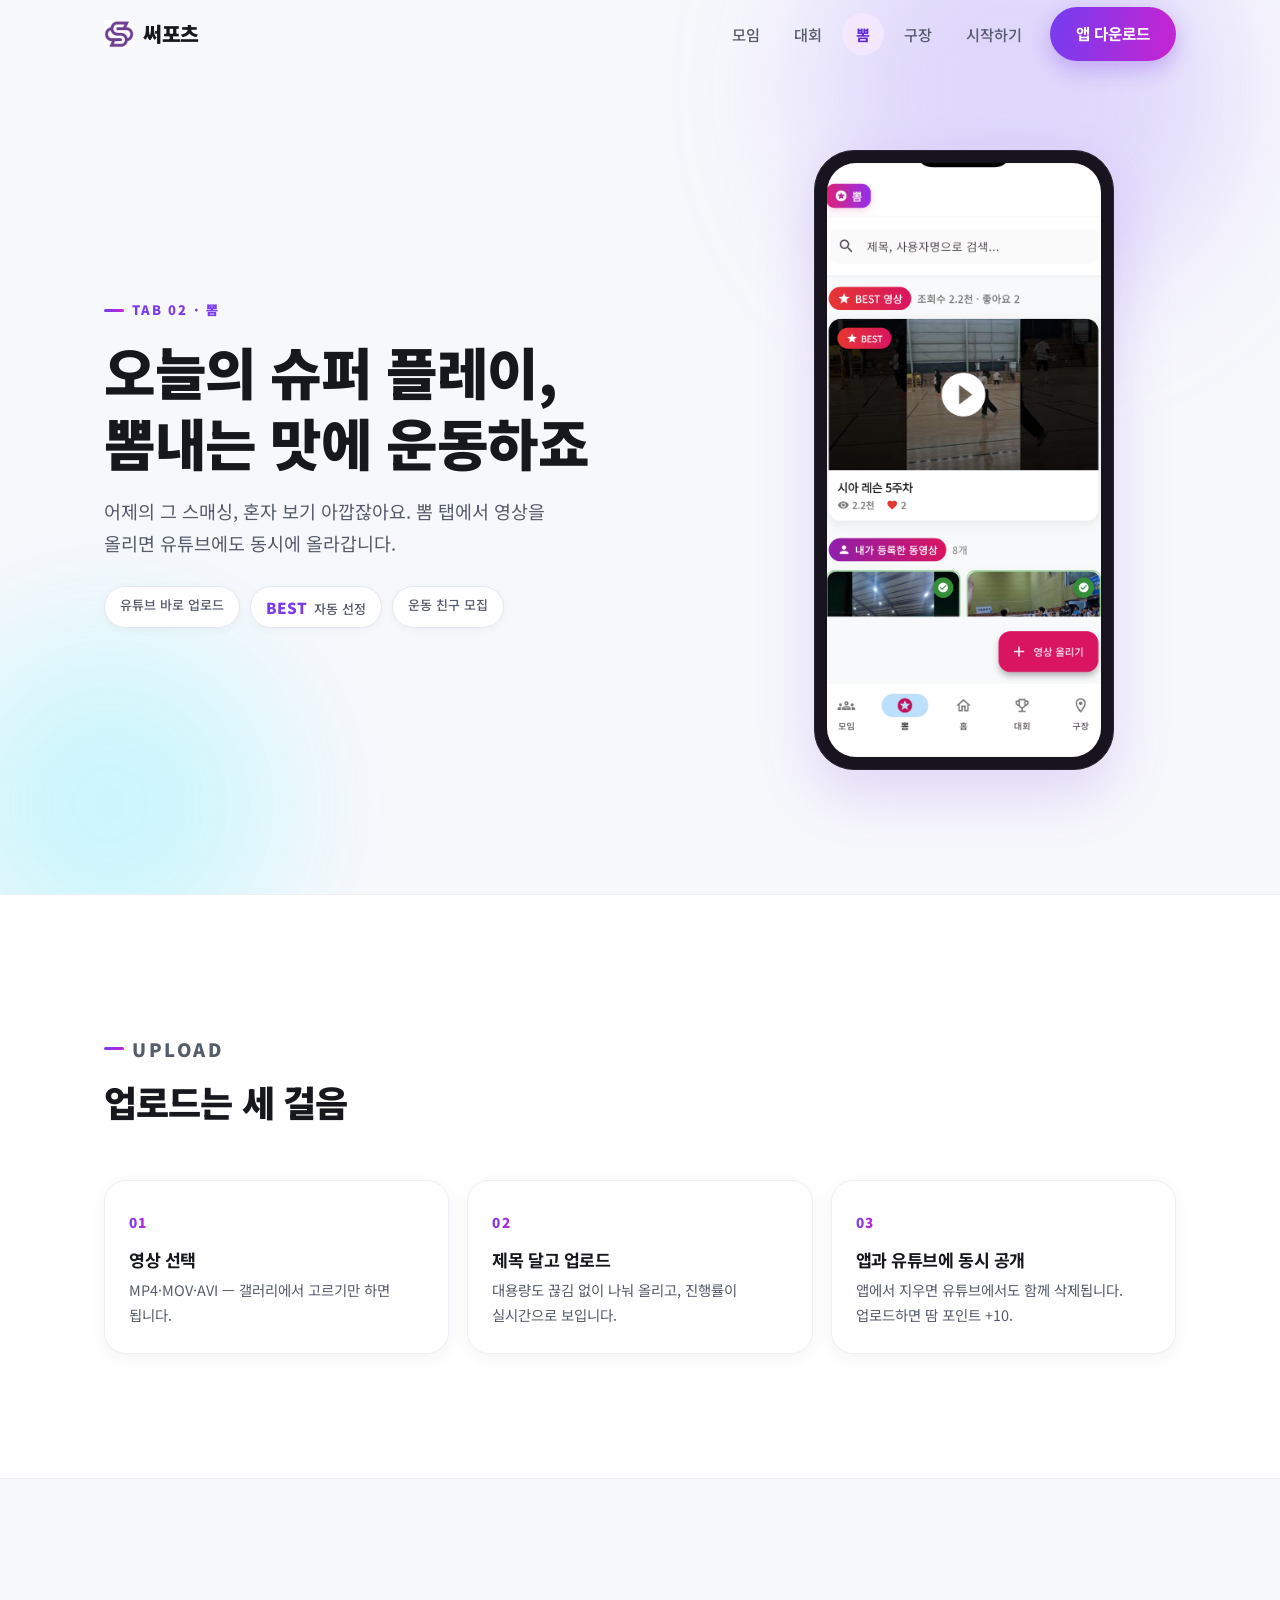
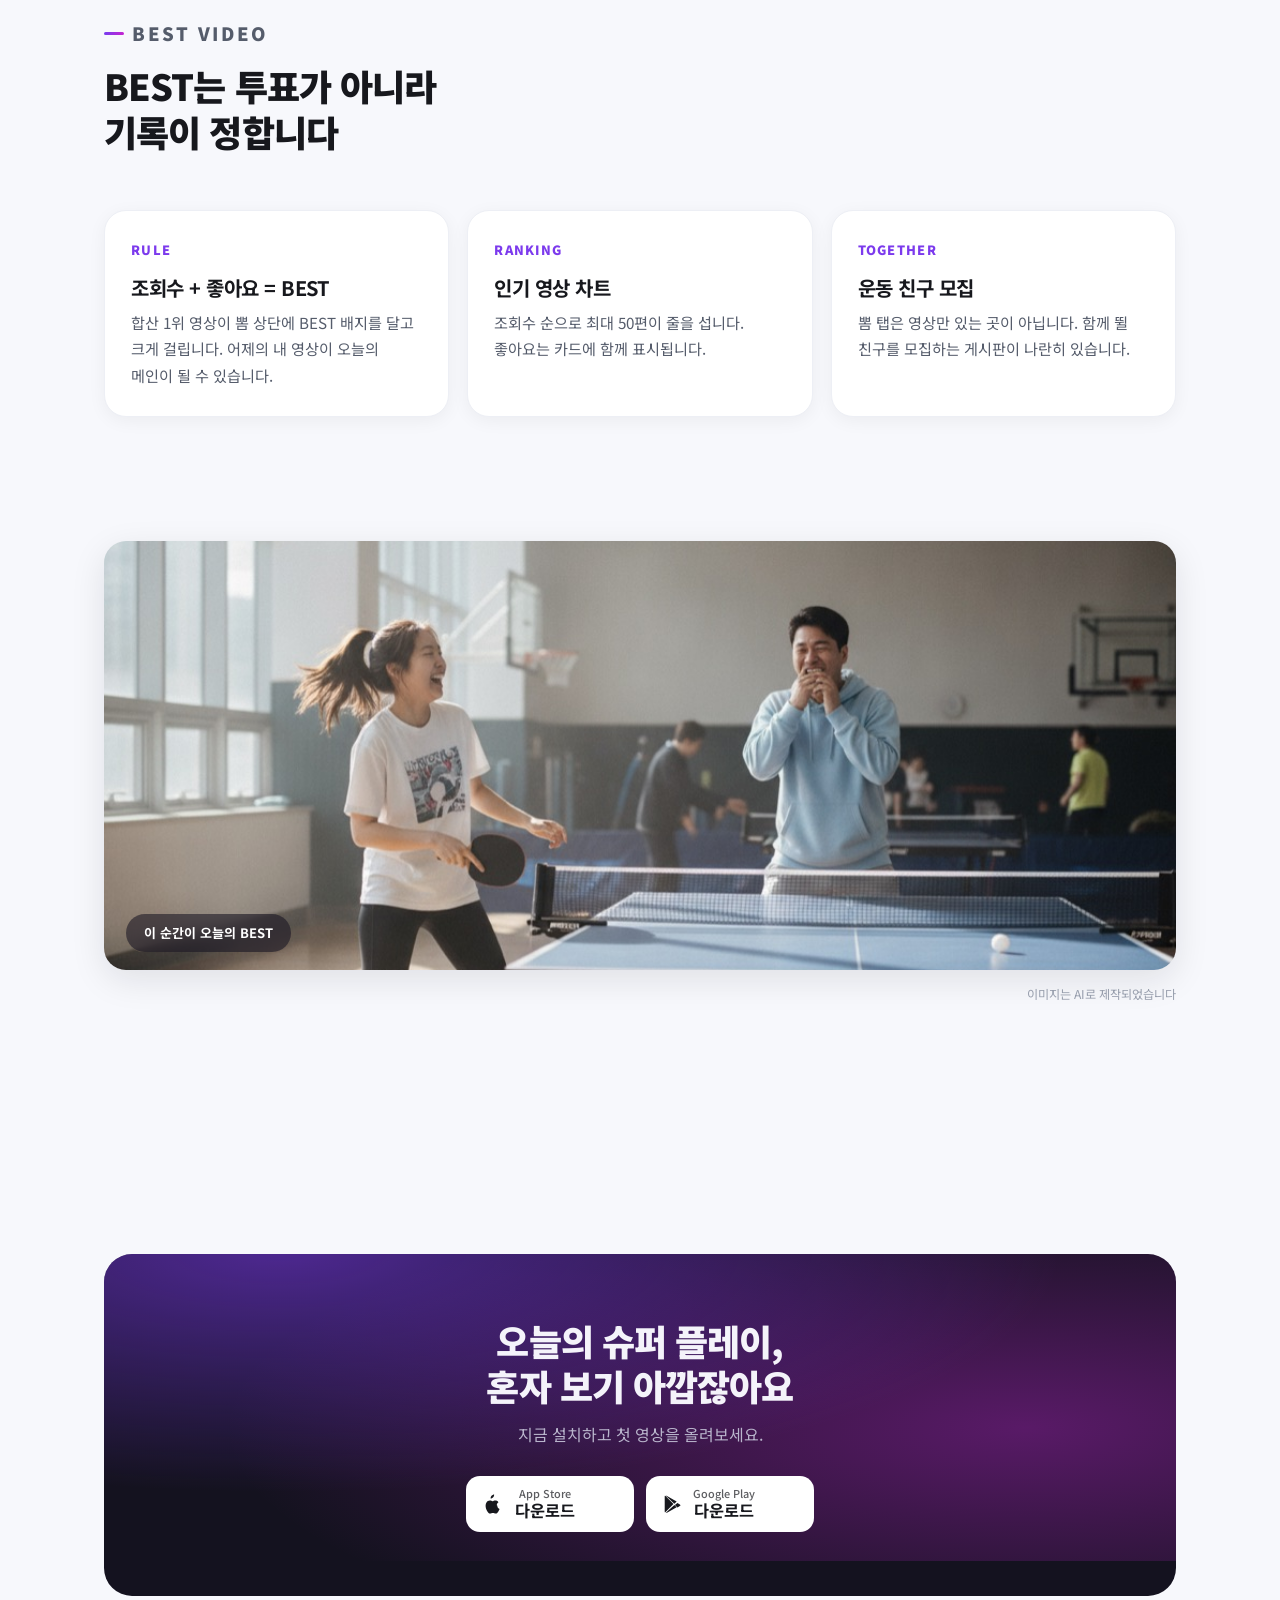
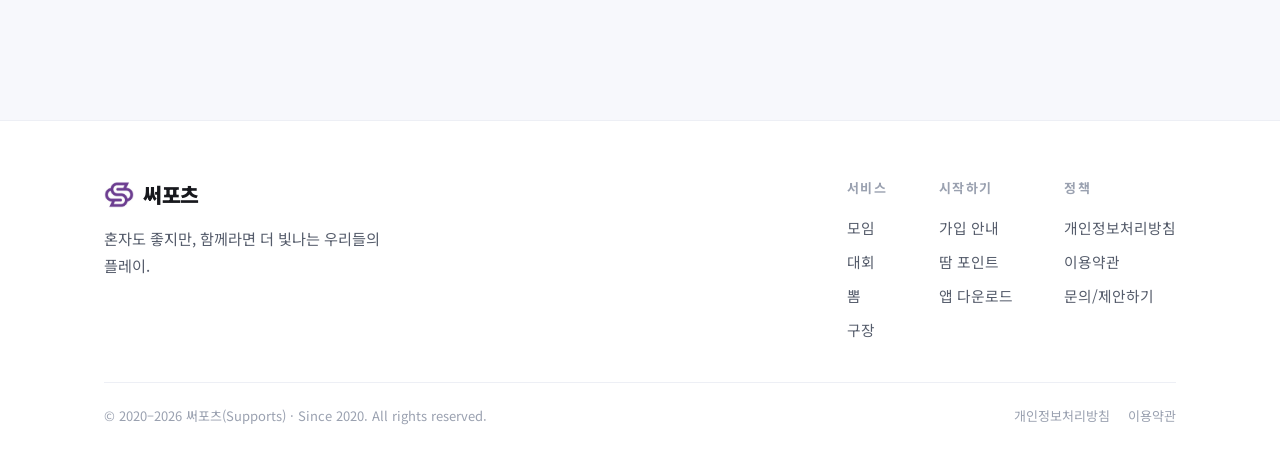
<file: bbom.html>
<!DOCTYPE html>
<html lang="ko">
<head>
  <meta charset="UTF-8">
  <meta name="viewport" content="width=device-width, initial-scale=1.0">
  <title>뽐 — 영상 자랑하기, 유튜브 바로 업로드 | 써포츠</title>
  <meta name="description" content="내 플레이 영상을 앱에서 유튜브로 바로 업로드. 조회수+좋아요 1위는 BEST 영상으로 자동 선정됩니다.">
  <meta property="og:title" content="뽐 — 영상 자랑하기, 유튜브 바로 업로드 | 써포츠">
  <meta property="og:description" content="내 플레이 영상을 앱에서 유튜브로 바로 업로드. 조회수+좋아요 1위는 BEST 영상으로 자동 선정됩니다.">
  <meta property="og:type" content="website">
  <meta property="og:image" content="https://supportsmt.com/assets/og_ci.png">
  <meta property="og:url" content="https://supportsmt.com/bbom.html">
  <link rel="canonical" href="https://supportsmt.com/bbom.html">
  <link rel="icon" type="image/png" href="assets/favicon.png">
  <link rel="preconnect" href="https://fonts.googleapis.com">
  <link rel="preconnect" href="https://fonts.gstatic.com" crossorigin>
  <link href="https://fonts.googleapis.com/css2?family=Noto+Sans+KR:wght@400;500;700;900&display=swap" rel="stylesheet">
  <link rel="stylesheet" href="css/tokens.css?v=20261126a">
  <link rel="stylesheet" href="css/base.css?v=20261126a">
  <link rel="stylesheet" href="css/layout.css?v=20261126a">
  <link rel="stylesheet" href="css/components.css?v=20261126a">
  <script>document.documentElement.classList.add("js");</script>
</head>
<body data-nav="bbom">

<header class="header">
  <div class="container header__inner">
    <a href="index.html" class="logo"><img src="assets/ci_symbol.png" class="logo__mark" alt="써포츠 CI">써포츠</a>
    <nav class="nav" aria-label="주요 메뉴">
      <a href="groups.html" class="nav__link" data-nav-link="groups">모임</a>
      <a href="tournaments.html" class="nav__link" data-nav-link="tournaments">대회</a>
      <a href="bbom.html" class="nav__link" data-nav-link="bbom">뽐</a>
      <a href="courts.html" class="nav__link" data-nav-link="courts">구장</a>
      <a href="start.html" class="nav__link" data-nav-link="start">시작하기</a>
      <a href="index.html#download" class="btn btn--violet nav__cta">앱 다운로드</a>
    </nav>
    <button class="menu-toggle" id="menuToggle" aria-label="메뉴 열기" aria-expanded="false" aria-controls="mobileMenu">
      <span></span><span></span><span></span>
    </button>
  </div>
</header>

<div class="mobile-menu" id="mobileMenu">
  <div class="container">
    <ul class="mobile-menu__list">
      <li><a href="index.html" data-nav-link="home">홈</a></li>
      <li><a href="groups.html" data-nav-link="groups">모임</a></li>
      <li><a href="tournaments.html" data-nav-link="tournaments">대회</a></li>
      <li><a href="bbom.html" data-nav-link="bbom">뽐</a></li>
      <li><a href="courts.html" data-nav-link="courts">구장</a></li>
      <li><a href="start.html" data-nav-link="start">시작하기</a></li>
    </ul>
    <div class="mobile-menu__stores">
          <a class="store-btn" href="https://apps.apple.com/kr/app/id6758224083" target="_blank" rel="noopener">
            <svg width="22" height="22" viewBox="0 0 24 24" fill="currentColor" aria-hidden="true"><path d="M16.634 13.684c.01 2.844 2.476 3.8 2.502 3.81-.023.076-.39 1.346-1.286 2.665-.776 1.134-1.585 2.263-2.855 2.285-1.25.02-1.65-.742-3.078-.742-1.428 0-1.876.72-3.058.762-1.226.04-2.16-1.237-2.946-2.376-1.606-2.327-2.827-6.58-1.182-9.434.816-1.417 2.275-2.31 3.864-2.336 1.127-.02 2.19.762 2.876.762.686 0 1.972-.942 3.322-.803.565.023 2.152.23 3.17 1.724-.078.05-1.9 1.11-1.88 3.424zm-4.398-9.06c.665-.805 1.113-1.922.99-3.033-.957.04-2.116.643-2.802 1.442-.614.706-1.152 1.84-1.008 2.923 1.07.085 2.158-.528 2.82-1.332z"/></svg>
            <span><span class="store-btn__label">App Store</span><span class="store-btn__name">다운로드</span></span>
          </a>
          <a class="store-btn" href="https://play.google.com/store/apps/details?id=com.supports.app&amp;hl=ko" target="_blank" rel="noopener">
            <svg width="20" height="20" viewBox="0 0 24 24" fill="currentColor" aria-hidden="true"><path d="M3.609 1.814 13.792 12 3.61 22.186c-.28-.28-.36-.7-.36-1.13V2.944c0-.43.08-.85.36-1.13zM14.85 13.06l2.72 2.72-11.63 6.6c-.44.25-.94.3-1.36.14l10.27-9.46zm3.68-2.13 2.88 1.63c.98.56.98 1.32 0 1.88l-2.88 1.63-3.02-3.02 3.02-2.12zm-13.95-8.8c.42-.16.92-.1 1.36.14l11.63 6.6-2.72 2.72L4.58 2.13z"/></svg>
            <span><span class="store-btn__label">Google Play</span><span class="store-btn__name">다운로드</span></span>
          </a>
    </div>
  </div>
</div>

<main>

  <section class="page-hero">
    <div class="orbs" aria-hidden="true"><div class="orb orb--violet"></div><div class="orb orb--cyan"></div></div>
    <div class="container page-hero__grid">
      <div>
        <p class="eyebrow">TAB 02 · 뽐</p>
        <h1>오늘의 슈퍼 플레이,<br>뽐내는 맛에 운동하죠</h1>
        <p class="page-hero__lead">
          어제의 그 스매싱, 혼자 보기 아깝잖아요.
          뽐 탭에서 영상을 올리면 유튜브에도 동시에 올라갑니다.
        </p>
        <div class="page-hero__chips">
          <span class="chip">유튜브 바로 업로드</span>
          <span class="chip"><b>BEST</b> 자동 선정</span>
          <span class="chip">운동 친구 모집</span>
        </div>
      </div>
      <div class="split__media">
        <div class="phone"><img src="assets/app2/bbom.png" alt="뽐 탭 — BEST 영상과 영상 올리기 버튼" loading="eager"></div>
      </div>
    </div>
  </section>

  <section class="section section--raise">
    <div class="container">
      <div class="sec-head reveal">
        <p class="eyebrow">Upload</p>
        <h2>업로드는 세 걸음</h2>
      </div>
      <div class="steps">
        <div class="step reveal"><h3>영상 선택</h3><p>MP4·MOV·AVI — 갤러리에서 고르기만 하면 됩니다.</p></div>
        <div class="step reveal"><h3>제목 달고 업로드</h3><p>대용량도 끊김 없이 나눠 올리고, 진행률이 실시간으로 보입니다.</p></div>
        <div class="step reveal"><h3>앱과 유튜브에 동시 공개</h3><p>앱에서 지우면 유튜브에서도 함께 삭제됩니다. 업로드하면 땀 포인트 +10.</p></div>
      </div>
    </div>
  </section>

  <section class="section">
    <div class="container">
      <div class="sec-head reveal">
        <p class="eyebrow">Best Video</p>
        <h2>BEST는 투표가 아니라<br>기록이 정합니다</h2>
      </div>
      <div class="card-grid">
        <div class="card reveal" style="grid-column: span 1;">
          <span class="card__num">RULE</span>
          <h3>조회수 + 좋아요 = BEST</h3>
          <p>합산 1위 영상이 뽐 상단에 BEST 배지를 달고 크게 걸립니다. 어제의 내 영상이 오늘의 메인이 될 수 있습니다.</p>
        </div>
        <div class="card reveal">
          <span class="card__num">RANKING</span>
          <h3>인기 영상 차트</h3>
          <p>조회수 순으로 최대 50편이 줄을 섭니다. 좋아요는 카드에 함께 표시됩니다.</p>
        </div>
        <div class="card reveal">
          <span class="card__num">TOGETHER</span>
          <h3>운동 친구 모집</h3>
          <p>뽐 탭은 영상만 있는 곳이 아닙니다. 함께 뛸 친구를 모집하는 게시판이 나란히 있습니다.</p>
        </div>
      </div>
    </div>
  </section>

  <section class="section" style="padding-top: 0;">
    <div class="container">
      <div class="photo-band reveal">
        <img src="assets/photos/tabletennis.jpg" alt="커뮤니티 체육센터에서 탁구를 치며 웃는 남녀" loading="lazy">
        <span class="photo-band__label">이 순간이 오늘의 BEST</span>
      </div>
      <p class="photo-note">이미지는 AI로 제작되었습니다</p>
    </div>
  </section>

  <section class="section">
    <div class="container">
      <div class="cta-band reveal">
        <h2>오늘의 슈퍼 플레이,<br>혼자 보기 아깝잖아요</h2>
        <p>지금 설치하고 첫 영상을 올려보세요.</p>
        <div class="store-row">
          <a class="store-btn" href="https://apps.apple.com/kr/app/id6758224083" target="_blank" rel="noopener">
            <svg width="22" height="22" viewBox="0 0 24 24" fill="currentColor" aria-hidden="true"><path d="M16.634 13.684c.01 2.844 2.476 3.8 2.502 3.81-.023.076-.39 1.346-1.286 2.665-.776 1.134-1.585 2.263-2.855 2.285-1.25.02-1.65-.742-3.078-.742-1.428 0-1.876.72-3.058.762-1.226.04-2.16-1.237-2.946-2.376-1.606-2.327-2.827-6.58-1.182-9.434.816-1.417 2.275-2.31 3.864-2.336 1.127-.02 2.19.762 2.876.762.686 0 1.972-.942 3.322-.803.565.023 2.152.23 3.17 1.724-.078.05-1.9 1.11-1.88 3.424zm-4.398-9.06c.665-.805 1.113-1.922.99-3.033-.957.04-2.116.643-2.802 1.442-.614.706-1.152 1.84-1.008 2.923 1.07.085 2.158-.528 2.82-1.332z"/></svg>
            <span><span class="store-btn__label">App Store</span><span class="store-btn__name">다운로드</span></span>
          </a>
          <a class="store-btn" href="https://play.google.com/store/apps/details?id=com.supports.app&amp;hl=ko" target="_blank" rel="noopener">
            <svg width="20" height="20" viewBox="0 0 24 24" fill="currentColor" aria-hidden="true"><path d="M3.609 1.814 13.792 12 3.61 22.186c-.28-.28-.36-.7-.36-1.13V2.944c0-.43.08-.85.36-1.13zM14.85 13.06l2.72 2.72-11.63 6.6c-.44.25-.94.3-1.36.14l10.27-9.46zm3.68-2.13 2.88 1.63c.98.56.98 1.32 0 1.88l-2.88 1.63-3.02-3.02 3.02-2.12zm-13.95-8.8c.42-.16.92-.1 1.36.14l11.63 6.6-2.72 2.72L4.58 2.13z"/></svg>
            <span><span class="store-btn__label">Google Play</span><span class="store-btn__name">다운로드</span></span>
          </a>
        </div>
      </div>
    </div>
  </section>
</main>

<footer class="footer">
  <div class="container">
    <div class="footer__top">
      <div class="footer__brand">
        <a href="index.html" class="logo"><img src="assets/ci_symbol.png" class="logo__mark" alt="써포츠 CI">써포츠</a>
        <p>혼자도 좋지만, 함께라면 더 빛나는 우리들의 플레이.</p>
      </div>
      <div class="footer__nav">
        <div class="footer__col">
          <h4>서비스</h4>
          <a href="groups.html">모임</a>
          <a href="tournaments.html">대회</a>
          <a href="bbom.html">뽐</a>
          <a href="courts.html">구장</a>
        </div>
        <div class="footer__col">
          <h4>시작하기</h4>
          <a href="start.html">가입 안내</a>
          <a href="start.html#level">땀 포인트</a>
          <a href="index.html#download">앱 다운로드</a>
        </div>
        <div class="footer__col">
          <h4>정책</h4>
          <a href="privacy.html">개인정보처리방침</a>
          <a href="terms.html">이용약관</a>
          <a href="#" id="contactOpen">문의/제안하기</a>
        </div>
      </div>
    </div>
    <div class="footer__bottom">
      <span>© 2020–2026 써포츠(Supports) · Since 2020. All rights reserved.</span>
      <div class="footer__legal">
        <a href="privacy.html">개인정보처리방침</a>
        <a href="terms.html">이용약관</a>
      </div>
    </div>
  </div>
</footer>

<div class="modal" id="contactModal" role="dialog" aria-modal="true" aria-labelledby="contactTitle">
  <div class="modal__card">
    <img src="assets/ci_symbol.png" alt="">
    <h3 id="contactTitle">문의/제안하기</h3>
    <p>써포츠에 궁금한 점이나 제안이 있으신가요?<br>아래 주소로 문의해주세요.</p>
    <a class="modal__email" href="mailto:tjvhcm@gmail.com">tjvhcm@gmail.com</a>
    <div class="modal__actions">
      <a class="btn btn--violet" href="mailto:tjvhcm@gmail.com">메일 보내기</a>
      <button class="btn btn--ghost" type="button" data-modal-close>닫기</button>
    </div>
  </div>
</div>

<script src="js/main.js?v=20261126a" defer></script>
  <script src="js/hp-track.js" defer></script>
</body>
</html>
</file>
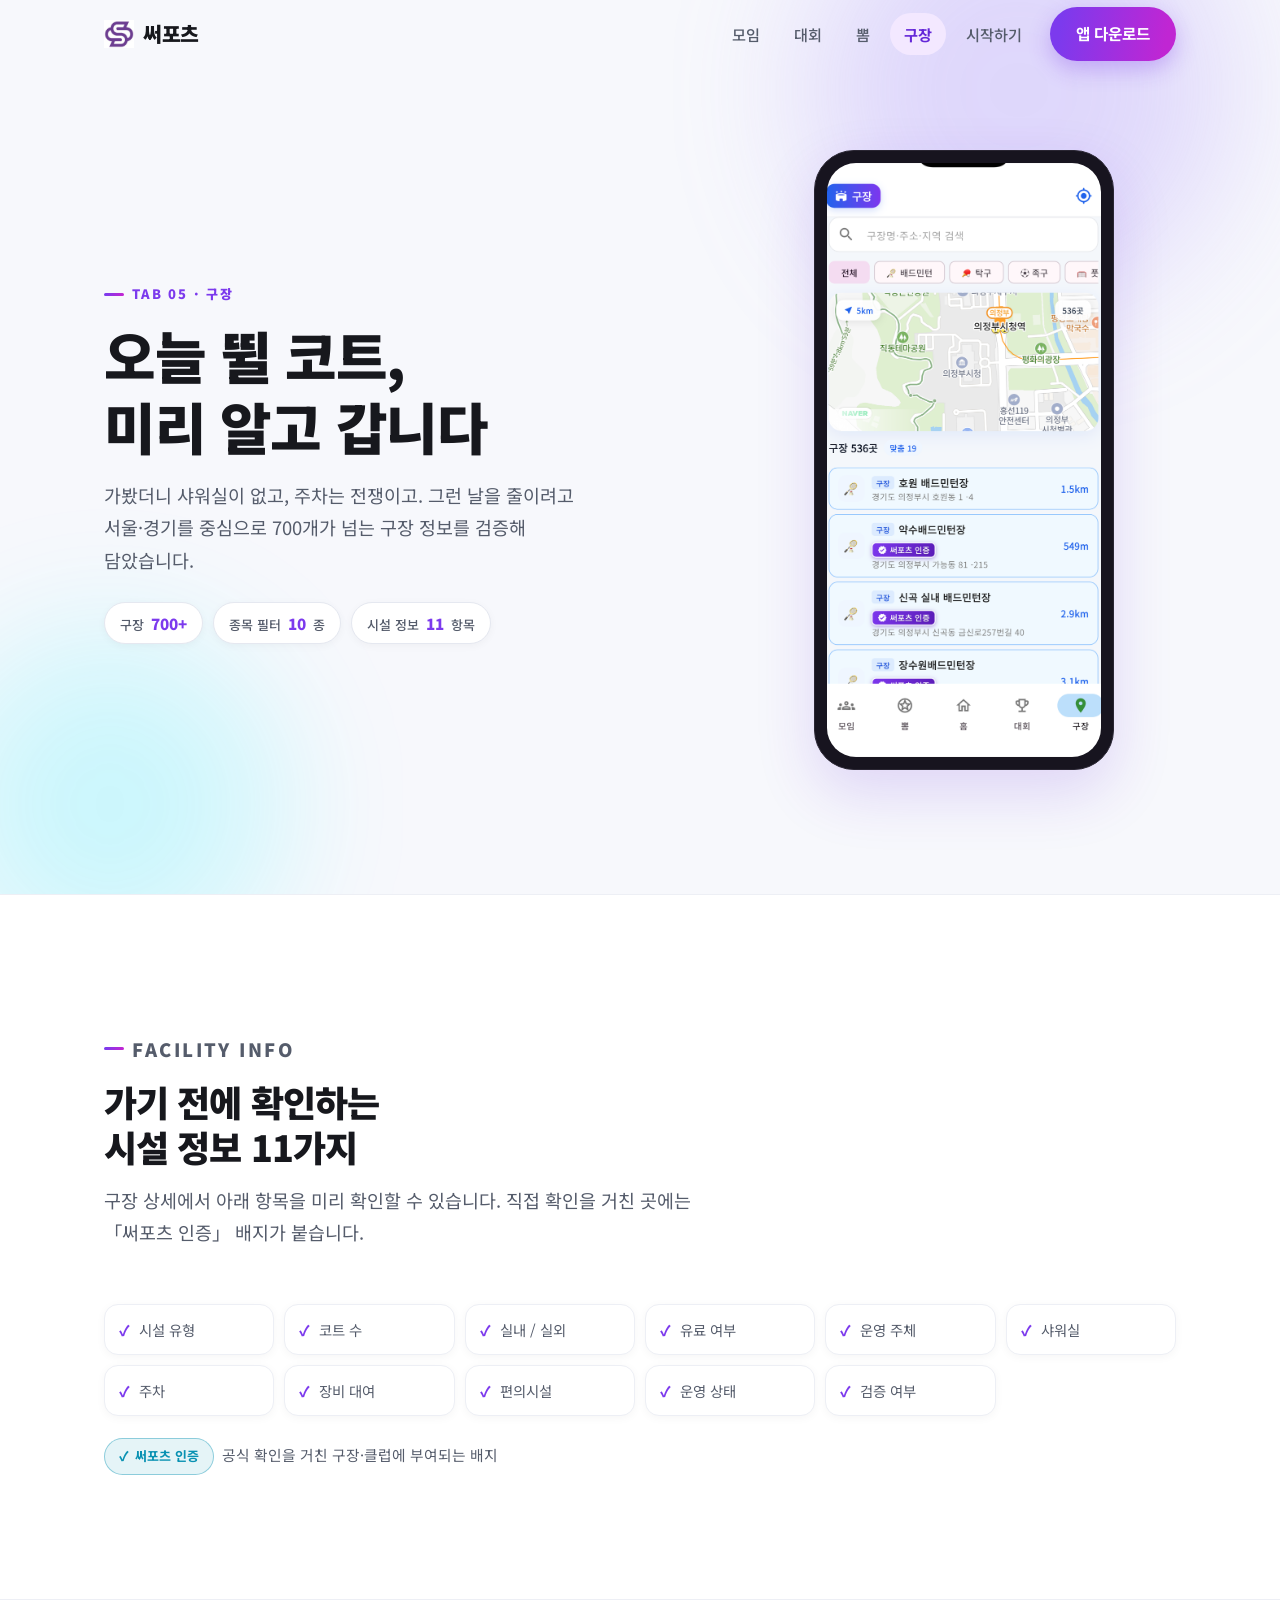
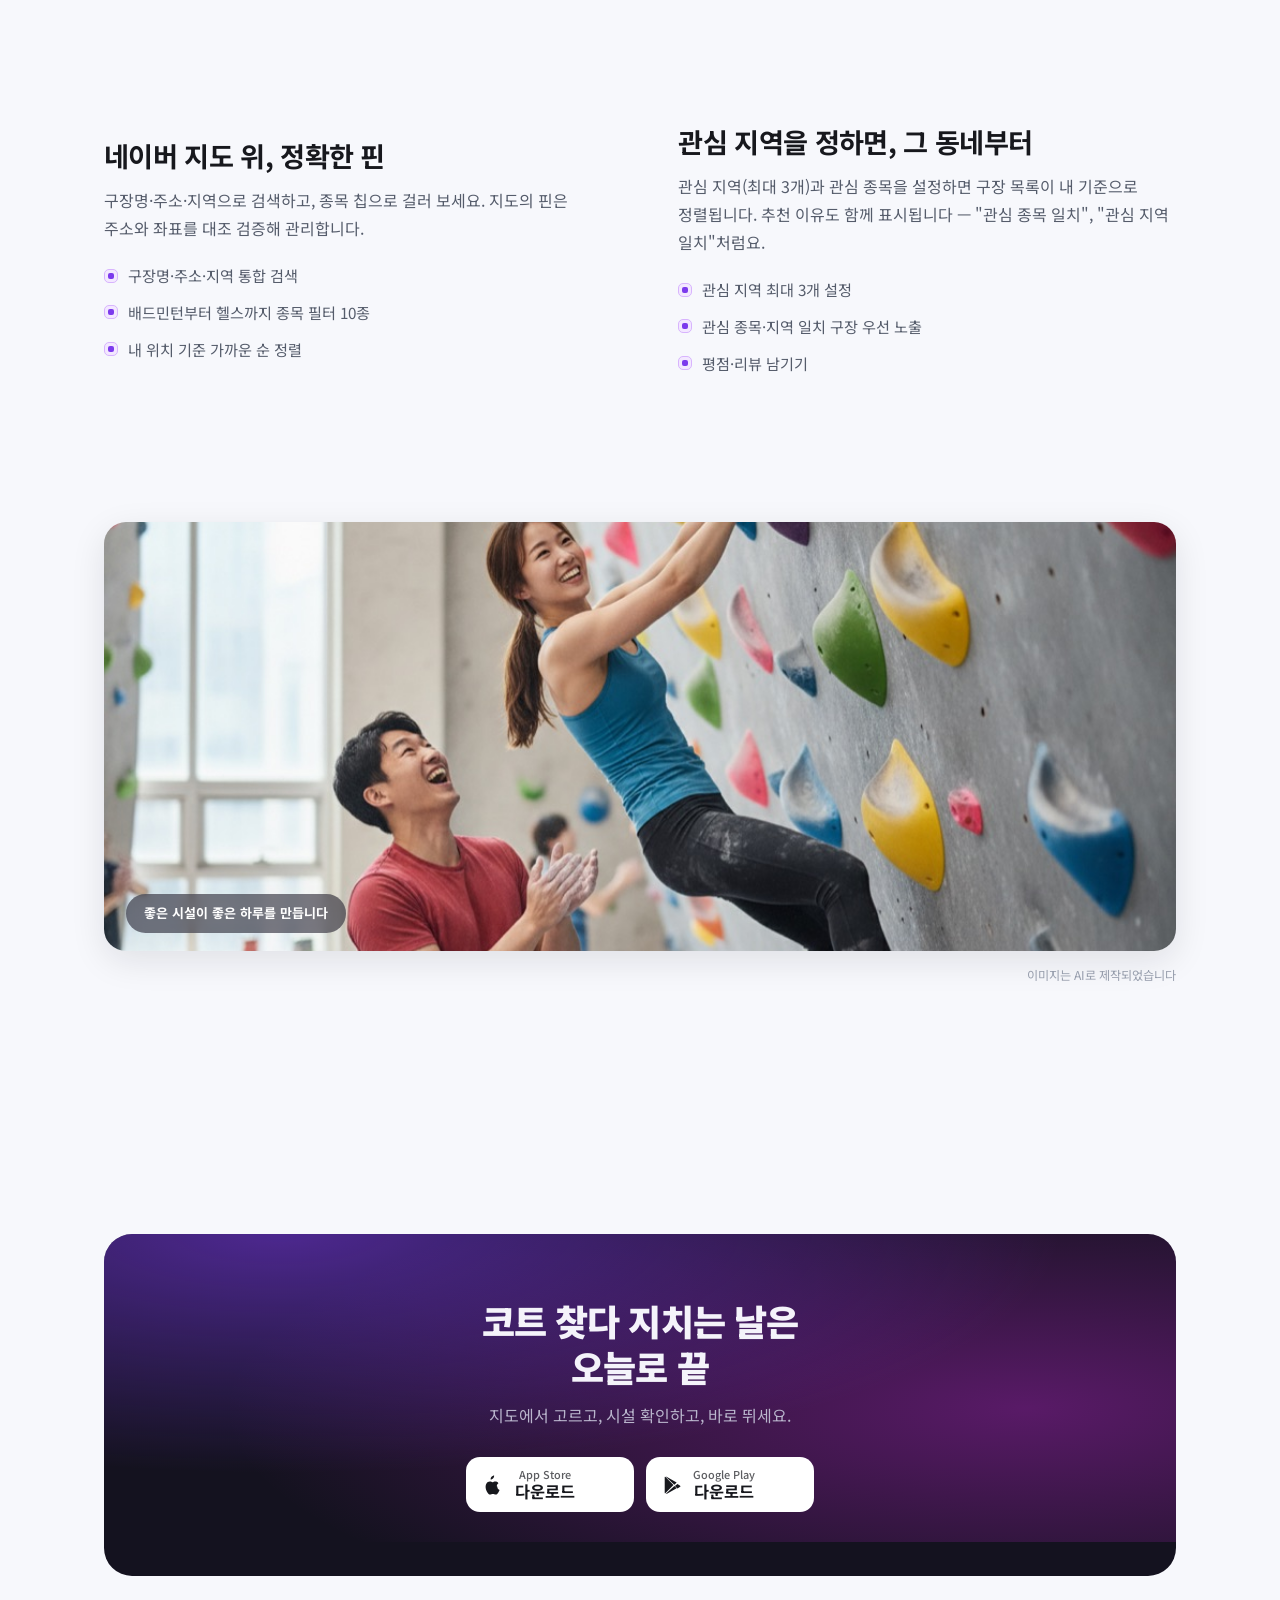
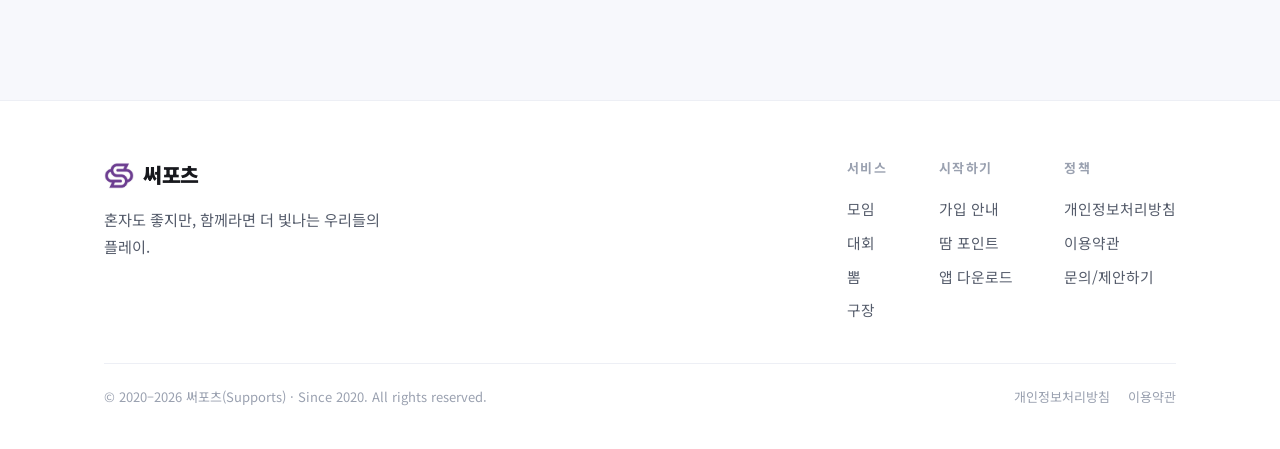
<file: courts.html>
<!DOCTYPE html>
<html lang="ko">
<head>
  <meta charset="UTF-8">
  <meta name="viewport" content="width=device-width, initial-scale=1.0">
  <title>구장 — 지도에서 찾는 700+ 구장 정보 | 써포츠</title>
  <meta name="description" content="네이버 지도 기반 구장 찾기. 코트 수·실내외·샤워실·주차 등 시설 정보 11개 항목과 써포츠 인증 배지.">
  <meta property="og:title" content="구장 — 지도에서 찾는 700+ 구장 정보 | 써포츠">
  <meta property="og:description" content="네이버 지도 기반 구장 찾기. 코트 수·실내외·샤워실·주차 등 시설 정보 11개 항목과 써포츠 인증 배지.">
  <meta property="og:type" content="website">
  <meta property="og:image" content="https://supportsmt.com/assets/og_ci.png">
  <meta property="og:url" content="https://supportsmt.com/courts.html">
  <link rel="canonical" href="https://supportsmt.com/courts.html">
  <link rel="icon" type="image/png" href="assets/favicon.png">
  <link rel="preconnect" href="https://fonts.googleapis.com">
  <link rel="preconnect" href="https://fonts.gstatic.com" crossorigin>
  <link href="https://fonts.googleapis.com/css2?family=Noto+Sans+KR:wght@400;500;700;900&display=swap" rel="stylesheet">
  <link rel="stylesheet" href="css/tokens.css?v=20261126a">
  <link rel="stylesheet" href="css/base.css?v=20261126a">
  <link rel="stylesheet" href="css/layout.css?v=20261126a">
  <link rel="stylesheet" href="css/components.css?v=20261126a">
  <script>document.documentElement.classList.add("js");</script>
</head>
<body data-nav="courts">

<header class="header">
  <div class="container header__inner">
    <a href="index.html" class="logo"><img src="assets/ci_symbol.png" class="logo__mark" alt="써포츠 CI">써포츠</a>
    <nav class="nav" aria-label="주요 메뉴">
      <a href="groups.html" class="nav__link" data-nav-link="groups">모임</a>
      <a href="tournaments.html" class="nav__link" data-nav-link="tournaments">대회</a>
      <a href="bbom.html" class="nav__link" data-nav-link="bbom">뽐</a>
      <a href="courts.html" class="nav__link" data-nav-link="courts">구장</a>
      <a href="start.html" class="nav__link" data-nav-link="start">시작하기</a>
      <a href="index.html#download" class="btn btn--violet nav__cta">앱 다운로드</a>
    </nav>
    <button class="menu-toggle" id="menuToggle" aria-label="메뉴 열기" aria-expanded="false" aria-controls="mobileMenu">
      <span></span><span></span><span></span>
    </button>
  </div>
</header>

<div class="mobile-menu" id="mobileMenu">
  <div class="container">
    <ul class="mobile-menu__list">
      <li><a href="index.html" data-nav-link="home">홈</a></li>
      <li><a href="groups.html" data-nav-link="groups">모임</a></li>
      <li><a href="tournaments.html" data-nav-link="tournaments">대회</a></li>
      <li><a href="bbom.html" data-nav-link="bbom">뽐</a></li>
      <li><a href="courts.html" data-nav-link="courts">구장</a></li>
      <li><a href="start.html" data-nav-link="start">시작하기</a></li>
    </ul>
    <div class="mobile-menu__stores">
          <a class="store-btn" href="https://apps.apple.com/kr/app/id6758224083" target="_blank" rel="noopener">
            <svg width="22" height="22" viewBox="0 0 24 24" fill="currentColor" aria-hidden="true"><path d="M16.634 13.684c.01 2.844 2.476 3.8 2.502 3.81-.023.076-.39 1.346-1.286 2.665-.776 1.134-1.585 2.263-2.855 2.285-1.25.02-1.65-.742-3.078-.742-1.428 0-1.876.72-3.058.762-1.226.04-2.16-1.237-2.946-2.376-1.606-2.327-2.827-6.58-1.182-9.434.816-1.417 2.275-2.31 3.864-2.336 1.127-.02 2.19.762 2.876.762.686 0 1.972-.942 3.322-.803.565.023 2.152.23 3.17 1.724-.078.05-1.9 1.11-1.88 3.424zm-4.398-9.06c.665-.805 1.113-1.922.99-3.033-.957.04-2.116.643-2.802 1.442-.614.706-1.152 1.84-1.008 2.923 1.07.085 2.158-.528 2.82-1.332z"/></svg>
            <span><span class="store-btn__label">App Store</span><span class="store-btn__name">다운로드</span></span>
          </a>
          <a class="store-btn" href="https://play.google.com/store/apps/details?id=com.supports.app&amp;hl=ko" target="_blank" rel="noopener">
            <svg width="20" height="20" viewBox="0 0 24 24" fill="currentColor" aria-hidden="true"><path d="M3.609 1.814 13.792 12 3.61 22.186c-.28-.28-.36-.7-.36-1.13V2.944c0-.43.08-.85.36-1.13zM14.85 13.06l2.72 2.72-11.63 6.6c-.44.25-.94.3-1.36.14l10.27-9.46zm3.68-2.13 2.88 1.63c.98.56.98 1.32 0 1.88l-2.88 1.63-3.02-3.02 3.02-2.12zm-13.95-8.8c.42-.16.92-.1 1.36.14l11.63 6.6-2.72 2.72L4.58 2.13z"/></svg>
            <span><span class="store-btn__label">Google Play</span><span class="store-btn__name">다운로드</span></span>
          </a>
    </div>
  </div>
</div>

<main>

  <section class="page-hero">
    <div class="orbs" aria-hidden="true"><div class="orb orb--violet"></div><div class="orb orb--cyan"></div></div>
    <div class="container page-hero__grid">
      <div>
        <p class="eyebrow">TAB 05 · 구장</p>
        <h1>오늘 뛸 코트,<br>미리 알고 갑니다</h1>
        <p class="page-hero__lead">
          가봤더니 샤워실이 없고, 주차는 전쟁이고. 그런 날을 줄이려고
          서울·경기를 중심으로 700개가 넘는 구장 정보를 검증해 담았습니다.
        </p>
        <div class="page-hero__chips">
          <span class="chip">구장 <b>700+</b></span>
          <span class="chip">종목 필터 <b>10</b>종</span>
          <span class="chip">시설 정보 <b>11</b>항목</span>
        </div>
      </div>
      <div class="split__media">
        <div class="phone"><img src="assets/app2/courts.png" alt="구장 탭 — 네이버 지도, 주변 구장 목록과 써포츠 인증 배지" loading="eager"></div>
      </div>
    </div>
  </section>

  <section class="section section--raise">
    <div class="container">
      <div class="sec-head reveal">
        <p class="eyebrow">Facility Info</p>
        <h2>가기 전에 확인하는<br>시설 정보 11가지</h2>
        <p>구장 상세에서 아래 항목을 미리 확인할 수 있습니다. 직접 확인을 거친 곳에는 「써포츠 인증」 배지가 붙습니다.</p>
      </div>
      <ul class="check-grid reveal">
        <li>시설 유형</li>
        <li>코트 수</li>
        <li>실내 / 실외</li>
        <li>유료 여부</li>
        <li>운영 주체</li>
        <li>샤워실</li>
        <li>주차</li>
        <li>장비 대여</li>
        <li>편의시설</li>
        <li>운영 상태</li>
        <li>검증 여부</li>
      </ul>
      <p class="reveal" style="margin-top: 22px;"><span class="badge-cert">써포츠 인증</span>&nbsp;&nbsp;<span style="color: var(--text-2); font-size: 0.92rem;">공식 확인을 거친 구장·클럽에 부여되는 배지</span></p>
    </div>
  </section>

  <section class="section">
    <div class="container">
      <div class="split reveal">
        <div class="split__body">
          <h3>네이버 지도 위, 정확한 핀</h3>
          <p>구장명·주소·지역으로 검색하고, 종목 칩으로 걸러 보세요. 지도의 핀은 주소와 좌표를 대조 검증해 관리합니다.</p>
          <ul class="split__points">
            <li>구장명·주소·지역 통합 검색</li>
            <li>배드민턴부터 헬스까지 종목 필터 10종</li>
            <li>내 위치 기준 가까운 순 정렬</li>
          </ul>
        </div>
        <div class="split__body">
          <h3>관심 지역을 정하면, 그 동네부터</h3>
          <p>관심 지역(최대 3개)과 관심 종목을 설정하면 구장 목록이 내 기준으로 정렬됩니다. 추천 이유도 함께 표시됩니다 — "관심 종목 일치", "관심 지역 일치"처럼요.</p>
          <ul class="split__points">
            <li>관심 지역 최대 3개 설정</li>
            <li>관심 종목·지역 일치 구장 우선 노출</li>
            <li>평점·리뷰 남기기</li>
          </ul>
        </div>
      </div>
    </div>
  </section>

  <section class="section" style="padding-top: 0;">
    <div class="container">
      <div class="photo-band reveal">
        <img src="assets/photos/climbing.jpg" alt="클라이밍장에서 볼더링하는 여성과 응원하는 남성" loading="lazy">
        <span class="photo-band__label">좋은 시설이 좋은 하루를 만듭니다</span>
      </div>
      <p class="photo-note">이미지는 AI로 제작되었습니다</p>
    </div>
  </section>

  <section class="section">
    <div class="container">
      <div class="cta-band reveal">
        <h2>코트 찾다 지치는 날은<br>오늘로 끝</h2>
        <p>지도에서 고르고, 시설 확인하고, 바로 뛰세요.</p>
        <div class="store-row">
          <a class="store-btn" href="https://apps.apple.com/kr/app/id6758224083" target="_blank" rel="noopener">
            <svg width="22" height="22" viewBox="0 0 24 24" fill="currentColor" aria-hidden="true"><path d="M16.634 13.684c.01 2.844 2.476 3.8 2.502 3.81-.023.076-.39 1.346-1.286 2.665-.776 1.134-1.585 2.263-2.855 2.285-1.25.02-1.65-.742-3.078-.742-1.428 0-1.876.72-3.058.762-1.226.04-2.16-1.237-2.946-2.376-1.606-2.327-2.827-6.58-1.182-9.434.816-1.417 2.275-2.31 3.864-2.336 1.127-.02 2.19.762 2.876.762.686 0 1.972-.942 3.322-.803.565.023 2.152.23 3.17 1.724-.078.05-1.9 1.11-1.88 3.424zm-4.398-9.06c.665-.805 1.113-1.922.99-3.033-.957.04-2.116.643-2.802 1.442-.614.706-1.152 1.84-1.008 2.923 1.07.085 2.158-.528 2.82-1.332z"/></svg>
            <span><span class="store-btn__label">App Store</span><span class="store-btn__name">다운로드</span></span>
          </a>
          <a class="store-btn" href="https://play.google.com/store/apps/details?id=com.supports.app&amp;hl=ko" target="_blank" rel="noopener">
            <svg width="20" height="20" viewBox="0 0 24 24" fill="currentColor" aria-hidden="true"><path d="M3.609 1.814 13.792 12 3.61 22.186c-.28-.28-.36-.7-.36-1.13V2.944c0-.43.08-.85.36-1.13zM14.85 13.06l2.72 2.72-11.63 6.6c-.44.25-.94.3-1.36.14l10.27-9.46zm3.68-2.13 2.88 1.63c.98.56.98 1.32 0 1.88l-2.88 1.63-3.02-3.02 3.02-2.12zm-13.95-8.8c.42-.16.92-.1 1.36.14l11.63 6.6-2.72 2.72L4.58 2.13z"/></svg>
            <span><span class="store-btn__label">Google Play</span><span class="store-btn__name">다운로드</span></span>
          </a>
        </div>
      </div>
    </div>
  </section>
</main>

<footer class="footer">
  <div class="container">
    <div class="footer__top">
      <div class="footer__brand">
        <a href="index.html" class="logo"><img src="assets/ci_symbol.png" class="logo__mark" alt="써포츠 CI">써포츠</a>
        <p>혼자도 좋지만, 함께라면 더 빛나는 우리들의 플레이.</p>
      </div>
      <div class="footer__nav">
        <div class="footer__col">
          <h4>서비스</h4>
          <a href="groups.html">모임</a>
          <a href="tournaments.html">대회</a>
          <a href="bbom.html">뽐</a>
          <a href="courts.html">구장</a>
        </div>
        <div class="footer__col">
          <h4>시작하기</h4>
          <a href="start.html">가입 안내</a>
          <a href="start.html#level">땀 포인트</a>
          <a href="index.html#download">앱 다운로드</a>
        </div>
        <div class="footer__col">
          <h4>정책</h4>
          <a href="privacy.html">개인정보처리방침</a>
          <a href="terms.html">이용약관</a>
          <a href="#" id="contactOpen">문의/제안하기</a>
        </div>
      </div>
    </div>
    <div class="footer__bottom">
      <span>© 2020–2026 써포츠(Supports) · Since 2020. All rights reserved.</span>
      <div class="footer__legal">
        <a href="privacy.html">개인정보처리방침</a>
        <a href="terms.html">이용약관</a>
      </div>
    </div>
  </div>
</footer>

<div class="modal" id="contactModal" role="dialog" aria-modal="true" aria-labelledby="contactTitle">
  <div class="modal__card">
    <img src="assets/ci_symbol.png" alt="">
    <h3 id="contactTitle">문의/제안하기</h3>
    <p>써포츠에 궁금한 점이나 제안이 있으신가요?<br>아래 주소로 문의해주세요.</p>
    <a class="modal__email" href="mailto:tjvhcm@gmail.com">tjvhcm@gmail.com</a>
    <div class="modal__actions">
      <a class="btn btn--violet" href="mailto:tjvhcm@gmail.com">메일 보내기</a>
      <button class="btn btn--ghost" type="button" data-modal-close>닫기</button>
    </div>
  </div>
</div>

<script src="js/main.js?v=20261126a" defer></script>
  <script src="js/hp-track.js" defer></script>
</body>
</html>
</file>
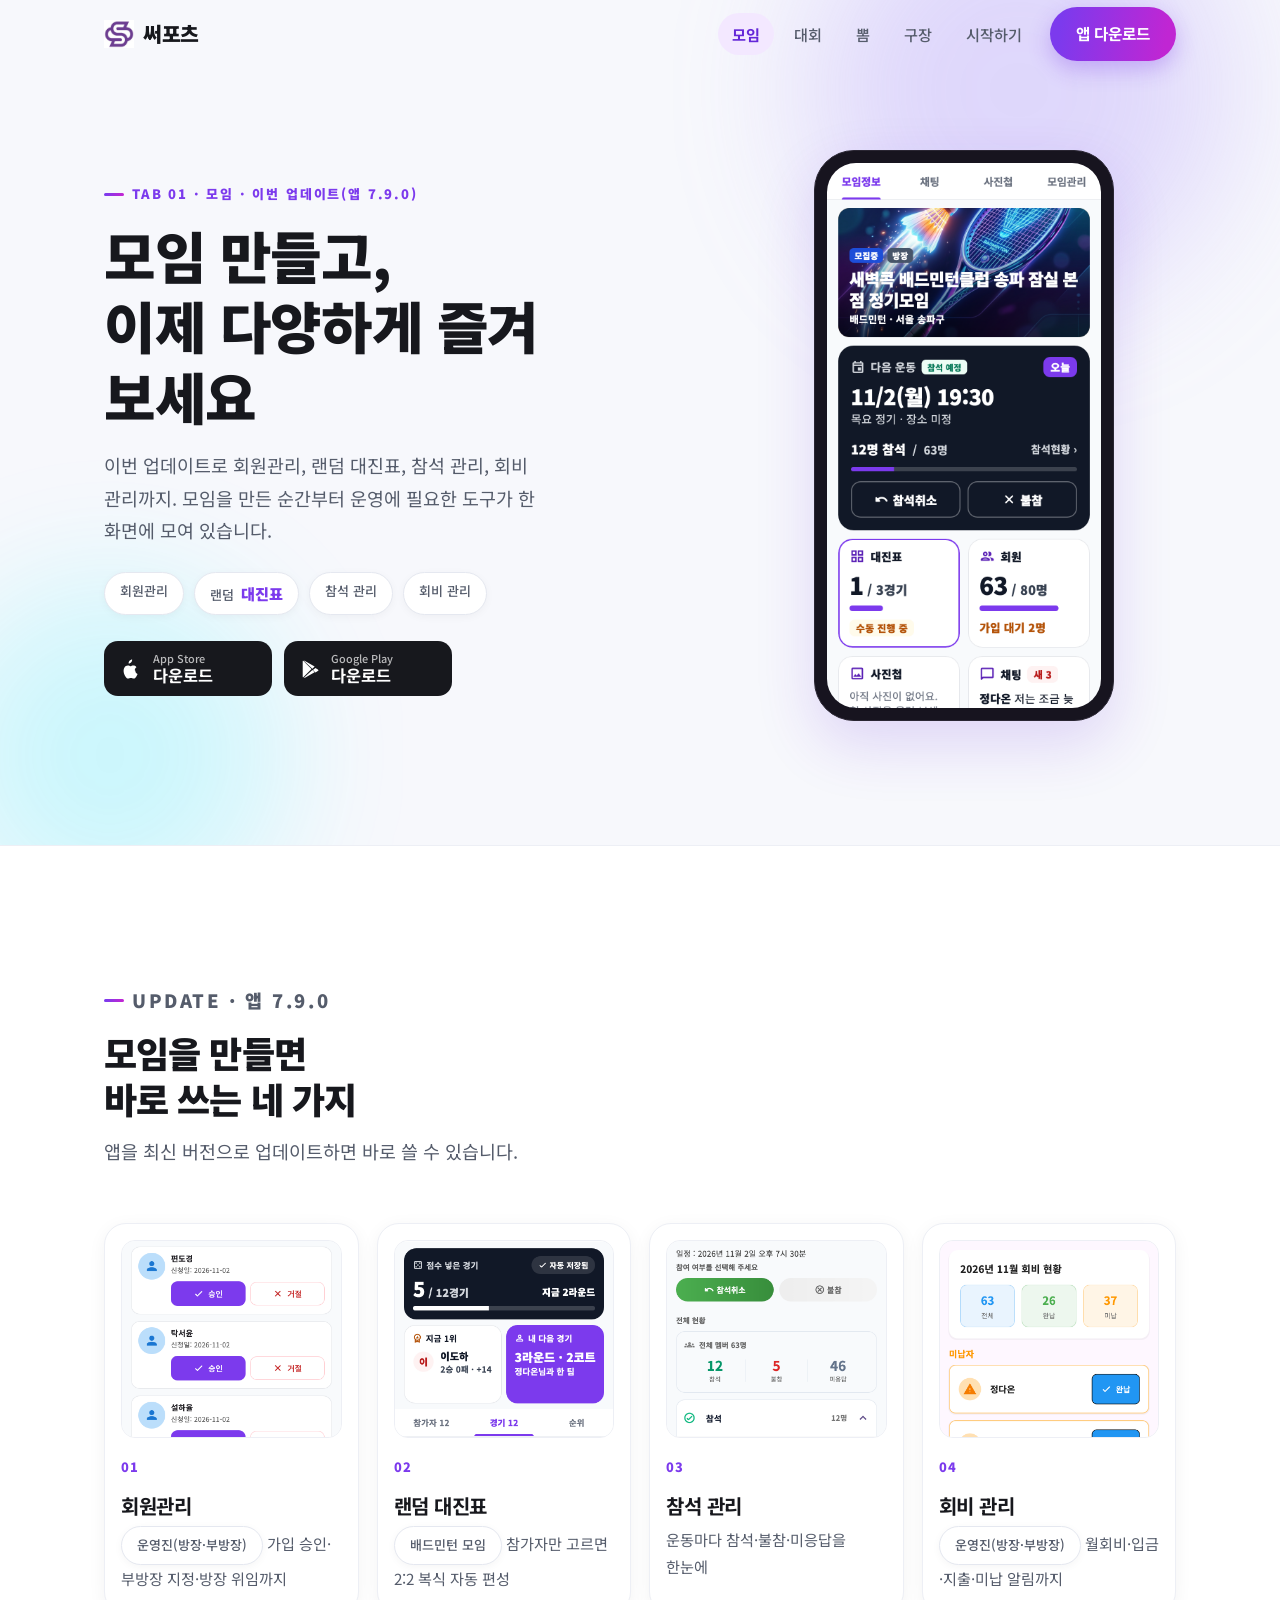
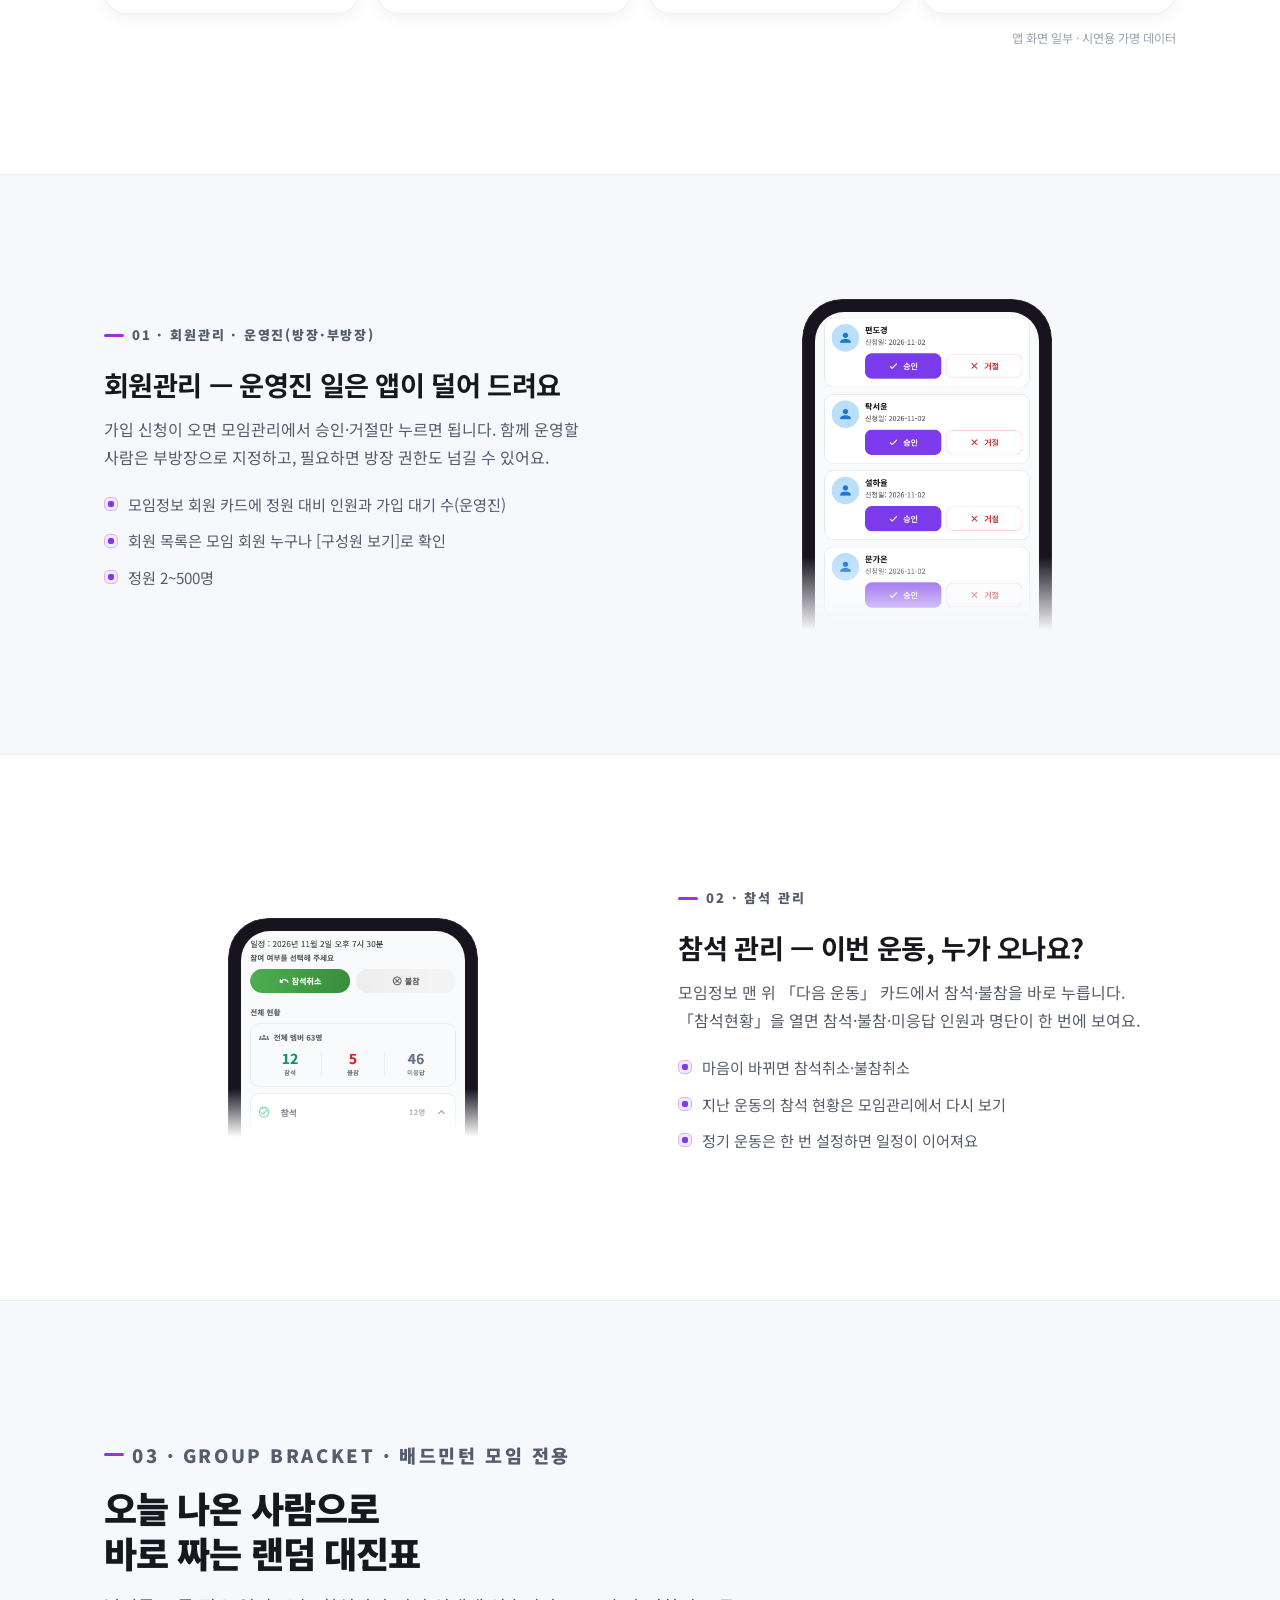
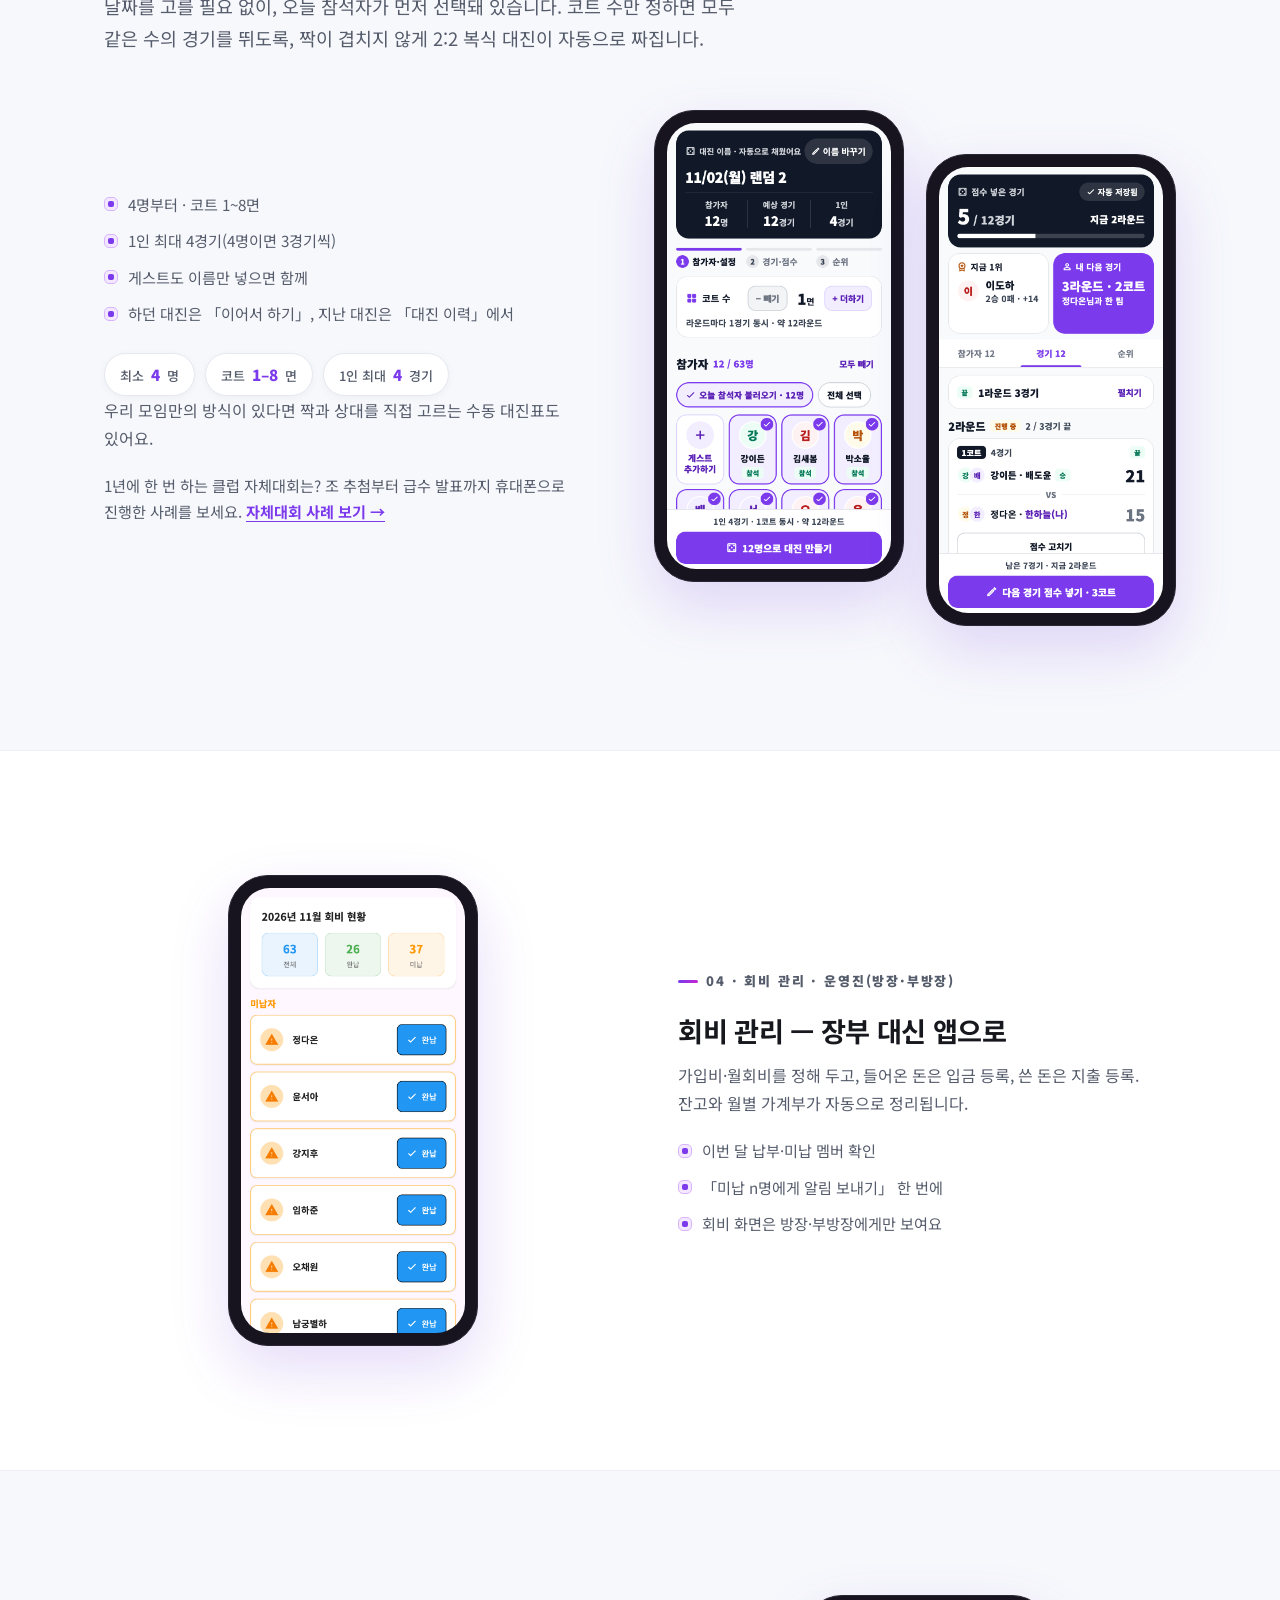
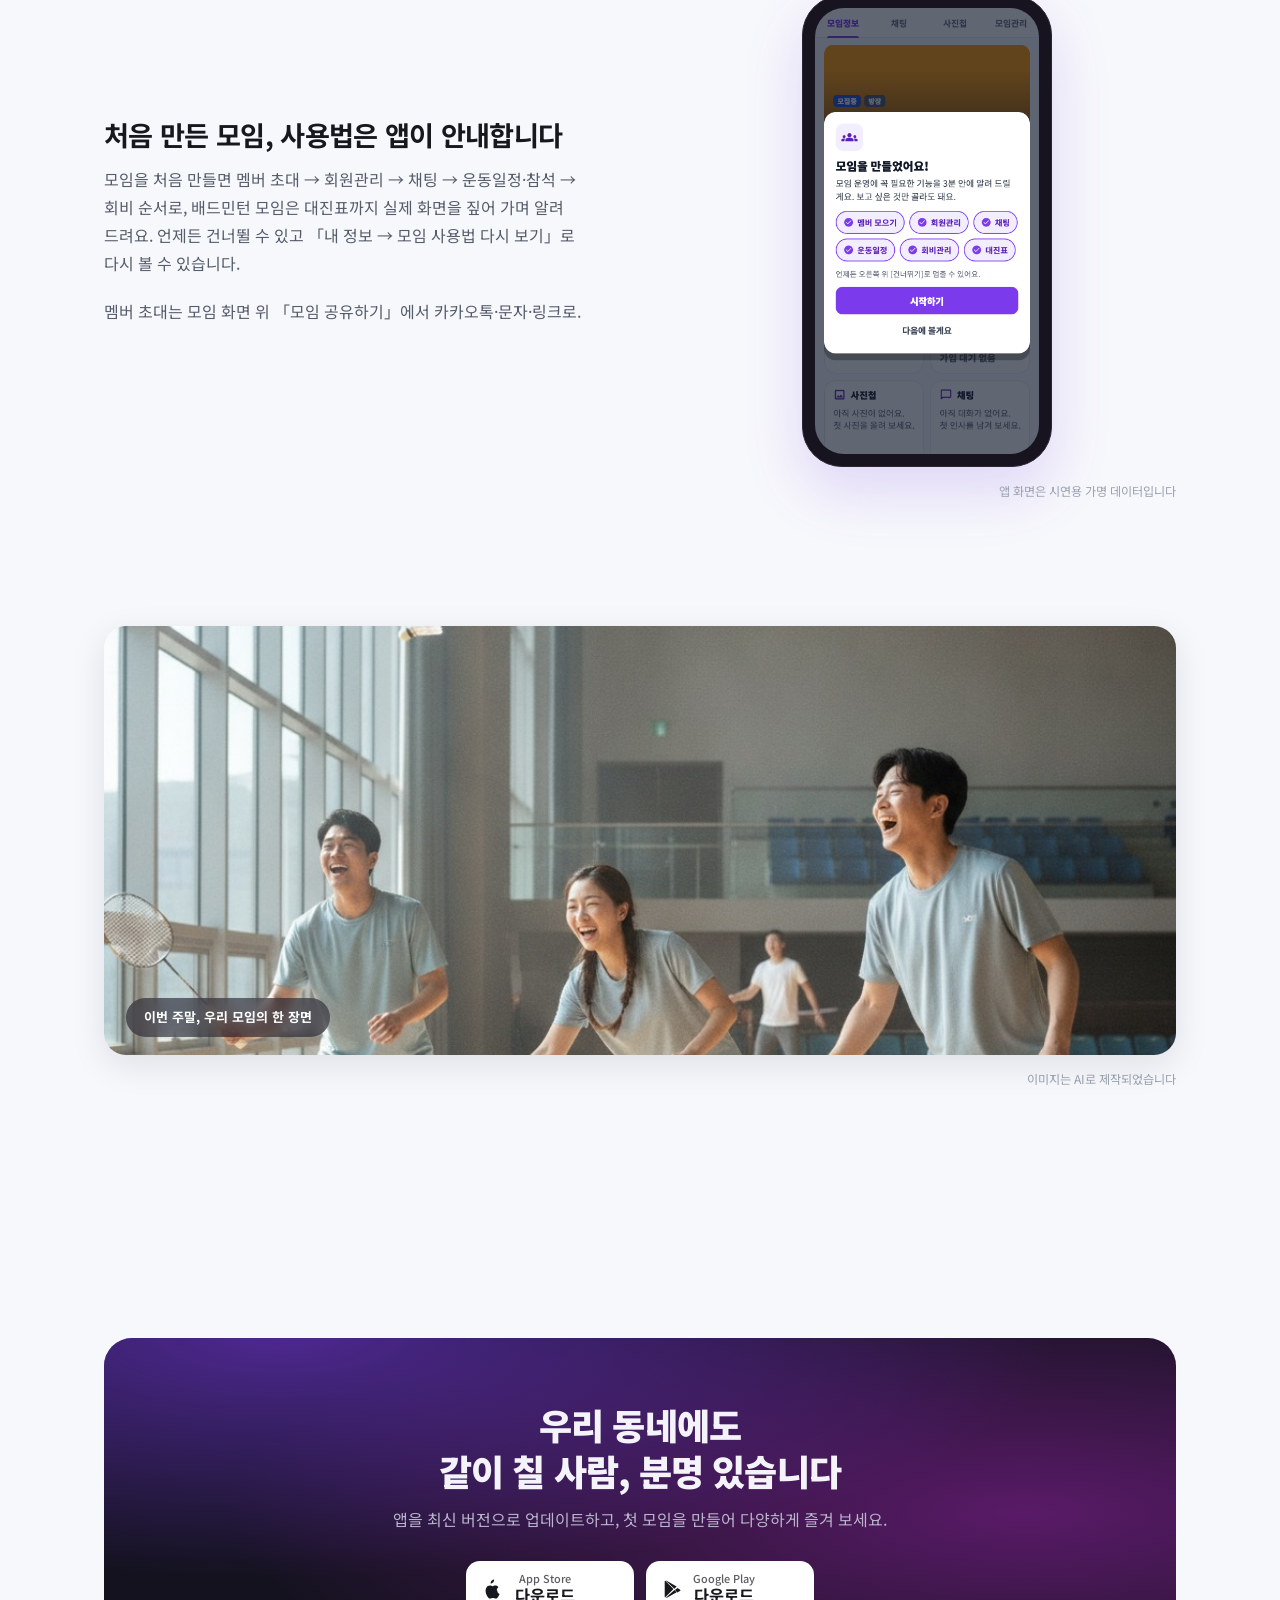
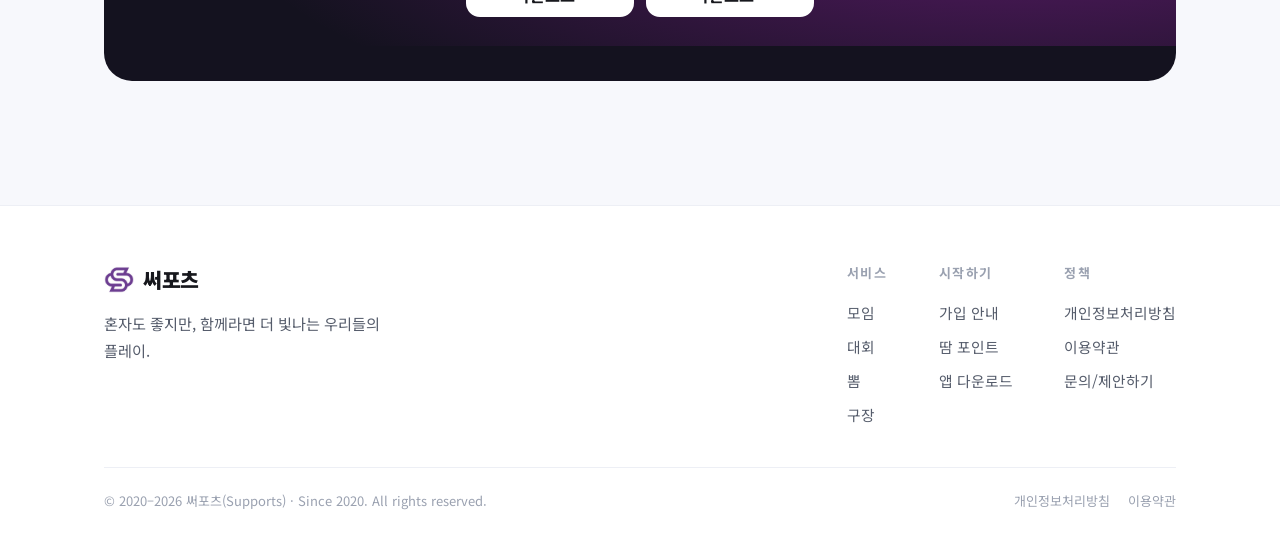
<file: groups.html>
<!DOCTYPE html>
<html lang="ko">
<head>
  <meta charset="UTF-8">
  <meta name="viewport" content="width=device-width, initial-scale=1.0">
  <title>모임 업데이트 — 회원관리·랜덤 대진표·참석 관리·회비 관리 | 써포츠</title>
  <meta name="description" content="이번 업데이트로 모임을 만든 뒤 회원관리, 랜덤 대진표(배드민턴 모임), 참석 관리, 회비 관리까지 한 앱에서. 우리 모임, 다양하게 즐겨 보세요.">
  <meta property="og:title" content="모임 업데이트 — 회원관리·랜덤 대진표·참석 관리·회비 관리 | 써포츠">
  <meta property="og:description" content="이번 업데이트로 모임을 만든 뒤 회원관리, 랜덤 대진표(배드민턴 모임), 참석 관리, 회비 관리까지 한 앱에서. 우리 모임, 다양하게 즐겨 보세요.">
  <meta property="og:type" content="website">
  <meta property="og:image" content="https://supportsmt.com/assets/og_ci.png">
  <meta property="og:url" content="https://supportsmt.com/groups.html">
  <link rel="canonical" href="https://supportsmt.com/groups.html">
  <link rel="icon" type="image/png" href="assets/favicon.png">
  <link rel="preconnect" href="https://fonts.googleapis.com">
  <link rel="preconnect" href="https://fonts.gstatic.com" crossorigin>
  <link href="https://fonts.googleapis.com/css2?family=Noto+Sans+KR:wght@400;500;700;900&display=swap" rel="stylesheet">
  <link rel="stylesheet" href="css/tokens.css?v=20261126a">
  <link rel="stylesheet" href="css/base.css?v=20261126a">
  <link rel="stylesheet" href="css/layout.css?v=20261126a">
  <link rel="stylesheet" href="css/components.css?v=20261126a">
  <script>document.documentElement.classList.add("js");</script>
</head>
<body data-nav="groups">

<header class="header">
  <div class="container header__inner">
    <a href="index.html" class="logo"><img src="assets/ci_symbol.png" class="logo__mark" alt="써포츠 CI">써포츠</a>
    <nav class="nav" aria-label="주요 메뉴">
      <a href="groups.html" class="nav__link" data-nav-link="groups">모임</a>
      <a href="tournaments.html" class="nav__link" data-nav-link="tournaments">대회</a>
      <a href="bbom.html" class="nav__link" data-nav-link="bbom">뽐</a>
      <a href="courts.html" class="nav__link" data-nav-link="courts">구장</a>
      <a href="start.html" class="nav__link" data-nav-link="start">시작하기</a>
      <a href="index.html#download" class="btn btn--violet nav__cta">앱 다운로드</a>
    </nav>
    <button class="menu-toggle" id="menuToggle" aria-label="메뉴 열기" aria-expanded="false" aria-controls="mobileMenu">
      <span></span><span></span><span></span>
    </button>
  </div>
</header>

<div class="mobile-menu" id="mobileMenu">
  <div class="container">
    <ul class="mobile-menu__list">
      <li><a href="index.html" data-nav-link="home">홈</a></li>
      <li><a href="groups.html" data-nav-link="groups">모임</a></li>
      <li><a href="tournaments.html" data-nav-link="tournaments">대회</a></li>
      <li><a href="bbom.html" data-nav-link="bbom">뽐</a></li>
      <li><a href="courts.html" data-nav-link="courts">구장</a></li>
      <li><a href="start.html" data-nav-link="start">시작하기</a></li>
    </ul>
    <div class="mobile-menu__stores">
          <a class="store-btn" href="https://apps.apple.com/kr/app/id6758224083" target="_blank" rel="noopener">
            <svg width="22" height="22" viewBox="0 0 24 24" fill="currentColor" aria-hidden="true"><path d="M16.634 13.684c.01 2.844 2.476 3.8 2.502 3.81-.023.076-.39 1.346-1.286 2.665-.776 1.134-1.585 2.263-2.855 2.285-1.25.02-1.65-.742-3.078-.742-1.428 0-1.876.72-3.058.762-1.226.04-2.16-1.237-2.946-2.376-1.606-2.327-2.827-6.58-1.182-9.434.816-1.417 2.275-2.31 3.864-2.336 1.127-.02 2.19.762 2.876.762.686 0 1.972-.942 3.322-.803.565.023 2.152.23 3.17 1.724-.078.05-1.9 1.11-1.88 3.424zm-4.398-9.06c.665-.805 1.113-1.922.99-3.033-.957.04-2.116.643-2.802 1.442-.614.706-1.152 1.84-1.008 2.923 1.07.085 2.158-.528 2.82-1.332z"/></svg>
            <span><span class="store-btn__label">App Store</span><span class="store-btn__name">다운로드</span></span>
          </a>
          <a class="store-btn" href="https://play.google.com/store/apps/details?id=com.supports.app&amp;hl=ko" target="_blank" rel="noopener">
            <svg width="20" height="20" viewBox="0 0 24 24" fill="currentColor" aria-hidden="true"><path d="M3.609 1.814 13.792 12 3.61 22.186c-.28-.28-.36-.7-.36-1.13V2.944c0-.43.08-.85.36-1.13zM14.85 13.06l2.72 2.72-11.63 6.6c-.44.25-.94.3-1.36.14l10.27-9.46zm3.68-2.13 2.88 1.63c.98.56.98 1.32 0 1.88l-2.88 1.63-3.02-3.02 3.02-2.12zm-13.95-8.8c.42-.16.92-.1 1.36.14l11.63 6.6-2.72 2.72L4.58 2.13z"/></svg>
            <span><span class="store-btn__label">Google Play</span><span class="store-btn__name">다운로드</span></span>
          </a>
    </div>
  </div>
</div>

<main>

  <section class="page-hero">
    <div class="orbs" aria-hidden="true"><div class="orb orb--violet"></div><div class="orb orb--cyan"></div></div>
    <div class="container page-hero__grid">
      <div>
        <p class="eyebrow">TAB 01 · 모임 · 이번 업데이트(앱 7.9.0)</p>
        <h1>모임 만들고,<br>이제 다양하게 즐겨 보세요</h1>
        <p class="page-hero__lead">
          이번 업데이트로 회원관리, 랜덤 대진표, 참석 관리, 회비 관리까지.
          모임을 만든 순간부터 운영에 필요한 도구가 한 화면에 모여 있습니다.
        </p>
        <div class="page-hero__chips">
          <span class="chip">회원관리</span>
          <span class="chip">랜덤 <b>대진표</b></span>
          <span class="chip">참석 관리</span>
          <span class="chip">회비 관리</span>
        </div>
        <div class="store-row" style="margin-top: 26px;">
          <a class="store-btn" href="https://apps.apple.com/kr/app/id6758224083" target="_blank" rel="noopener">
            <svg width="22" height="22" viewBox="0 0 24 24" fill="currentColor" aria-hidden="true"><path d="M16.634 13.684c.01 2.844 2.476 3.8 2.502 3.81-.023.076-.39 1.346-1.286 2.665-.776 1.134-1.585 2.263-2.855 2.285-1.25.02-1.65-.742-3.078-.742-1.428 0-1.876.72-3.058.762-1.226.04-2.16-1.237-2.946-2.376-1.606-2.327-2.827-6.58-1.182-9.434.816-1.417 2.275-2.31 3.864-2.336 1.127-.02 2.19.762 2.876.762.686 0 1.972-.942 3.322-.803.565.023 2.152.23 3.17 1.724-.078.05-1.9 1.11-1.88 3.424zm-4.398-9.06c.665-.805 1.113-1.922.99-3.033-.957.04-2.116.643-2.802 1.442-.614.706-1.152 1.84-1.008 2.923 1.07.085 2.158-.528 2.82-1.332z"/></svg>
            <span><span class="store-btn__label">App Store</span><span class="store-btn__name">다운로드</span></span>
          </a>
          <a class="store-btn" href="https://play.google.com/store/apps/details?id=com.supports.app&amp;hl=ko" target="_blank" rel="noopener">
            <svg width="20" height="20" viewBox="0 0 24 24" fill="currentColor" aria-hidden="true"><path d="M3.609 1.814 13.792 12 3.61 22.186c-.28-.28-.36-.7-.36-1.13V2.944c0-.43.08-.85.36-1.13zM14.85 13.06l2.72 2.72-11.63 6.6c-.44.25-.94.3-1.36.14l10.27-9.46zm3.68-2.13 2.88 1.63c.98.56.98 1.32 0 1.88l-2.88 1.63-3.02-3.02 3.02-2.12zm-13.95-8.8c.42-.16.92-.1 1.36.14l11.63 6.6-2.72 2.72L4.58 2.13z"/></svg>
            <span><span class="store-btn__label">Google Play</span><span class="store-btn__name">다운로드</span></span>
          </a>
        </div>
      </div>
      <div class="split__media">
        <div class="phone phone--app"><img src="assets/app3/group_bento.png" width="780" height="1552" alt="써포츠 모임정보 화면 — 다음 운동 카드와 대진표·회원·사진첩·채팅 카드(시연 데이터)" loading="eager"></div>
      </div>
    </div>
  </section>

  <section class="section section--raise" id="update">
    <div class="container">
      <div class="sec-head reveal">
        <p class="eyebrow">Update · 앱 7.9.0</p>
        <h2>모임을 만들면<br>바로 쓰는 네 가지</h2>
        <p>앱을 최신 버전으로 업데이트하면 바로 쓸 수 있습니다.</p>
      </div>
      <div class="card-grid feat-grid">
        <a href="#members" class="card reveal">
          <div class="shot-card"><img src="assets/app3/group_feat_members.png" width="780" height="700" alt="모임관리 › 모임승인 — 가입 신청 승인·거절 버튼(시연 데이터)" loading="lazy"></div>
          <span class="card__num">01</span>
          <h3>회원관리</h3>
          <p><span class="chip">운영진(방장·부방장)</span> 가입 승인·부방장 지정·방장 위임까지</p>
        </a>
        <a href="#bracket" class="card reveal">
          <div class="shot-card"><img src="assets/app3/group_feat_random.png" width="780" height="700" alt="랜덤 대진 진행 — 점수 넣은 경기, 지금 1위, 내 다음 경기(시연 데이터)" loading="lazy"></div>
          <span class="card__num">02</span>
          <h3>랜덤 대진표</h3>
          <p><span class="chip">배드민턴 모임</span> 참가자만 고르면 2:2 복식 자동 편성</p>
        </a>
        <a href="#attendance" class="card reveal">
          <div class="shot-card"><img src="assets/app3/group_feat_attendance.png" width="780" height="700" alt="운동 참석 현황 — 참석·불참·미응답 인원(시연 데이터)" loading="lazy"></div>
          <span class="card__num">03</span>
          <h3>참석 관리</h3>
          <p>운동마다 참석·불참·미응답을 한눈에</p>
        </a>
        <a href="#fee" class="card reveal">
          <div class="shot-card"><img src="assets/app3/group_feat_fee.png" width="780" height="700" alt="이번 달 회비 현황 — 전체·완납·미납 인원과 미납자 목록(시연 데이터)" loading="lazy"></div>
          <span class="card__num">04</span>
          <h3>회비 관리</h3>
          <p><span class="chip">운영진(방장·부방장)</span> 월회비·입금·지출·미납 알림까지</p>
        </a>
      </div>
      <p class="photo-note">앱 화면 일부 · 시연용 가명 데이터</p>
    </div>
  </section>

  <section class="section" id="members">
    <div class="container">
      <div class="split reveal">
        <div class="split__body">
          <p class="eyebrow">01 · 회원관리 · 운영진(방장·부방장)</p>
          <h3>회원관리 — 운영진 일은 앱이 덜어 드려요</h3>
          <p>가입 신청이 오면 모임관리에서 승인·거절만 누르면 됩니다. 함께 운영할 사람은 부방장으로 지정하고, 필요하면 방장 권한도 넘길 수 있어요.</p>
          <ul class="split__points">
            <li>모임정보 회원 카드에 정원 대비 인원과 가입 대기 수(운영진)</li>
            <li>회원 목록은 모임 회원 누구나 [구성원 보기]로 확인</li>
            <li>정원 2~500명</li>
          </ul>
        </div>
        <div class="split__media">
          <div class="phone phone--sm phone--peek"><img src="assets/app3/group_members_peek.png" width="780" height="1108" alt="모임관리 › 모임승인 — 가입 신청 4명, 승인·거절 버튼(시연 데이터)" loading="lazy"></div>
        </div>
      </div>
    </div>
  </section>

  <section class="section section--raise" id="attendance">
    <div class="container">
      <div class="split split--flip reveal">
        <div class="split__body">
          <p class="eyebrow">02 · 참석 관리</p>
          <h3>참석 관리 — 이번 운동, 누가 오나요?</h3>
          <p>모임정보 맨 위 「다음 운동」 카드에서 참석·불참을 바로 누릅니다. 「참석현황」을 열면 참석·불참·미응답 인원과 명단이 한 번에 보여요.</p>
          <ul class="split__points">
            <li>마음이 바뀌면 참석취소·불참취소</li>
            <li>지난 운동의 참석 현황은 모임관리에서 다시 보기</li>
            <li>정기 운동은 한 번 설정하면 일정이 이어져요</li>
          </ul>
        </div>
        <div class="split__media">
          <div class="phone phone--sm phone--peek"><img src="assets/app3/group_attendance_peek.png" width="780" height="718" alt="운동 참석 현황 — 참석취소·불참 버튼, 참석 12·불참 5·미응답 46(시연 데이터)" loading="lazy"></div>
        </div>
      </div>
    </div>
  </section>

  <section class="section" id="bracket">
    <div class="container">
      <div class="sec-head reveal">
        <p class="eyebrow">03 · Group Bracket · 배드민턴 모임 전용</p>
        <h2>오늘 나온 사람으로<br>바로 짜는 랜덤 대진표</h2>
        <p>날짜를 고를 필요 없이, 오늘 참석자가 먼저 선택돼 있습니다. 코트 수만 정하면 모두 같은 수의 경기를 뛰도록, 짝이 겹치지 않게 2:2 복식 대진이 자동으로 짜집니다.</p>
      </div>
      <div class="split reveal">
        <div class="split__body">
          <ul class="split__points">
            <li>4명부터 · 코트 1~8면</li>
            <li>1인 최대 4경기(4명이면 3경기씩)</li>
            <li>게스트도 이름만 넣으면 함께</li>
            <li>하던 대진은 「이어서 하기」, 지난 대진은 「대진 이력」에서</li>
          </ul>
          <div class="page-hero__chips">
            <span class="chip">최소 <b>4</b>명</span>
            <span class="chip">코트 <b>1–8</b>면</span>
            <span class="chip">1인 최대 <b>4</b>경기</span>
          </div>
          <p>우리 모임만의 방식이 있다면 짝과 상대를 직접 고르는 수동 대진표도 있어요.</p>
          <p class="club-link">1년에 한 번 하는 클럽 자체대회는? 조 추첨부터 급수 발표까지 휴대폰으로 진행한 사례를 보세요. <a href="tournaments.html#club-event">자체대회 사례 보기 →</a></p>
        </div>
        <div class="split__media">
          <div class="phone-duo phone-duo--fit">
            <div class="phone phone--sm phone--app"><img src="assets/app3/group_random_setup.png" width="780" height="1552" alt="랜덤 대진표 만들기 — 참가자 선택과 코트 수 설정(시연 데이터)" loading="lazy"></div>
            <div class="phone phone--sm phone--app"><img src="assets/app3/group_random_progress.png" width="780" height="1552" alt="랜덤 대진 진행 — 점수 넣은 경기, 지금 1위, 내 다음 경기(시연 데이터)" loading="lazy"></div>
          </div>
        </div>
      </div>
    </div>
  </section>

  <section class="section section--raise" id="fee">
    <div class="container">
      <div class="split split--flip reveal">
        <div class="split__body">
          <p class="eyebrow">04 · 회비 관리 · 운영진(방장·부방장)</p>
          <h3>회비 관리 — 장부 대신 앱으로</h3>
          <p>가입비·월회비를 정해 두고, 들어온 돈은 입금 등록, 쓴 돈은 지출 등록. 잔고와 월별 가계부가 자동으로 정리됩니다.</p>
          <ul class="split__points">
            <li>이번 달 납부·미납 멤버 확인</li>
            <li>「미납 n명에게 알림 보내기」 한 번에</li>
            <li>회비 화면은 방장·부방장에게만 보여요</li>
          </ul>
        </div>
        <div class="split__media">
          <div class="phone phone--sm phone--app"><img src="assets/app3/group_fee.png" width="780" height="1552" alt="이번 달 회비 체크 — 전체·완납·미납 인원과 미납자 완납 처리 버튼(시연 데이터)" loading="lazy"></div>
        </div>
      </div>
    </div>
  </section>

  <section class="section">
    <div class="container">
      <div class="split reveal">
        <div class="split__body">
          <h3>처음 만든 모임, 사용법은 앱이 안내합니다</h3>
          <p>모임을 처음 만들면 멤버 초대 → 회원관리 → 채팅 → 운동일정·참석 → 회비 순서로, 배드민턴 모임은 대진표까지 실제 화면을 짚어 가며 알려 드려요. 언제든 건너뛸 수 있고 「내 정보 → 모임 사용법 다시 보기」로 다시 볼 수 있습니다.</p>
          <p>멤버 초대는 모임 화면 위 「모임 공유하기」에서 카카오톡·문자·링크로.</p>
        </div>
        <div class="split__media">
          <div class="phone phone--sm phone--app"><img src="assets/app3/group_tutorial.png" width="780" height="1552" alt="모임 튜토리얼 시작 카드 — 멤버 모으기·회원관리·채팅·운동일정·회비관리·대진표(시연 데이터)" loading="lazy"></div>
        </div>
      </div>
      <p class="photo-note">앱 화면은 시연용 가명 데이터입니다</p>
    </div>
  </section>

  <section class="section" style="padding-top: 0;">
    <div class="container">
      <div class="photo-band reveal">
        <img src="assets/photos/badminton.jpg" alt="밝은 실내 체육관에서 배드민턴 복식을 즐기는 남녀" loading="lazy">
        <span class="photo-band__label">이번 주말, 우리 모임의 한 장면</span>
      </div>
      <p class="photo-note">이미지는 AI로 제작되었습니다</p>
    </div>
  </section>

  <section class="section">
    <div class="container">
      <div class="cta-band reveal">
        <h2>우리 동네에도<br>같이 칠 사람, 분명 있습니다</h2>
        <p>앱을 최신 버전으로 업데이트하고, 첫 모임을 만들어 다양하게 즐겨 보세요.</p>
        <div class="store-row">
          <a class="store-btn" href="https://apps.apple.com/kr/app/id6758224083" target="_blank" rel="noopener">
            <svg width="22" height="22" viewBox="0 0 24 24" fill="currentColor" aria-hidden="true"><path d="M16.634 13.684c.01 2.844 2.476 3.8 2.502 3.81-.023.076-.39 1.346-1.286 2.665-.776 1.134-1.585 2.263-2.855 2.285-1.25.02-1.65-.742-3.078-.742-1.428 0-1.876.72-3.058.762-1.226.04-2.16-1.237-2.946-2.376-1.606-2.327-2.827-6.58-1.182-9.434.816-1.417 2.275-2.31 3.864-2.336 1.127-.02 2.19.762 2.876.762.686 0 1.972-.942 3.322-.803.565.023 2.152.23 3.17 1.724-.078.05-1.9 1.11-1.88 3.424zm-4.398-9.06c.665-.805 1.113-1.922.99-3.033-.957.04-2.116.643-2.802 1.442-.614.706-1.152 1.84-1.008 2.923 1.07.085 2.158-.528 2.82-1.332z"/></svg>
            <span><span class="store-btn__label">App Store</span><span class="store-btn__name">다운로드</span></span>
          </a>
          <a class="store-btn" href="https://play.google.com/store/apps/details?id=com.supports.app&amp;hl=ko" target="_blank" rel="noopener">
            <svg width="20" height="20" viewBox="0 0 24 24" fill="currentColor" aria-hidden="true"><path d="M3.609 1.814 13.792 12 3.61 22.186c-.28-.28-.36-.7-.36-1.13V2.944c0-.43.08-.85.36-1.13zM14.85 13.06l2.72 2.72-11.63 6.6c-.44.25-.94.3-1.36.14l10.27-9.46zm3.68-2.13 2.88 1.63c.98.56.98 1.32 0 1.88l-2.88 1.63-3.02-3.02 3.02-2.12zm-13.95-8.8c.42-.16.92-.1 1.36.14l11.63 6.6-2.72 2.72L4.58 2.13z"/></svg>
            <span><span class="store-btn__label">Google Play</span><span class="store-btn__name">다운로드</span></span>
          </a>
        </div>
      </div>
    </div>
  </section>
</main>

<footer class="footer">
  <div class="container">
    <div class="footer__top">
      <div class="footer__brand">
        <a href="index.html" class="logo"><img src="assets/ci_symbol.png" class="logo__mark" alt="써포츠 CI">써포츠</a>
        <p>혼자도 좋지만, 함께라면 더 빛나는 우리들의 플레이.</p>
      </div>
      <div class="footer__nav">
        <div class="footer__col">
          <h4>서비스</h4>
          <a href="groups.html">모임</a>
          <a href="tournaments.html">대회</a>
          <a href="bbom.html">뽐</a>
          <a href="courts.html">구장</a>
        </div>
        <div class="footer__col">
          <h4>시작하기</h4>
          <a href="start.html">가입 안내</a>
          <a href="start.html#level">땀 포인트</a>
          <a href="index.html#download">앱 다운로드</a>
        </div>
        <div class="footer__col">
          <h4>정책</h4>
          <a href="privacy.html">개인정보처리방침</a>
          <a href="terms.html">이용약관</a>
          <a href="#" id="contactOpen">문의/제안하기</a>
        </div>
      </div>
    </div>
    <div class="footer__bottom">
      <span>© 2020–2026 써포츠(Supports) · Since 2020. All rights reserved.</span>
      <div class="footer__legal">
        <a href="privacy.html">개인정보처리방침</a>
        <a href="terms.html">이용약관</a>
      </div>
    </div>
  </div>
</footer>

<div class="modal" id="contactModal" role="dialog" aria-modal="true" aria-labelledby="contactTitle">
  <div class="modal__card">
    <img src="assets/ci_symbol.png" alt="">
    <h3 id="contactTitle">문의/제안하기</h3>
    <p>써포츠에 궁금한 점이나 제안이 있으신가요?<br>아래 주소로 문의해주세요.</p>
    <a class="modal__email" href="mailto:tjvhcm@gmail.com">tjvhcm@gmail.com</a>
    <div class="modal__actions">
      <a class="btn btn--violet" href="mailto:tjvhcm@gmail.com">메일 보내기</a>
      <button class="btn btn--ghost" type="button" data-modal-close>닫기</button>
    </div>
  </div>
</div>

<script src="js/main.js?v=20261126a" defer></script>
  <script src="js/hp-track.js" defer></script>
</body>
</html>
</file>
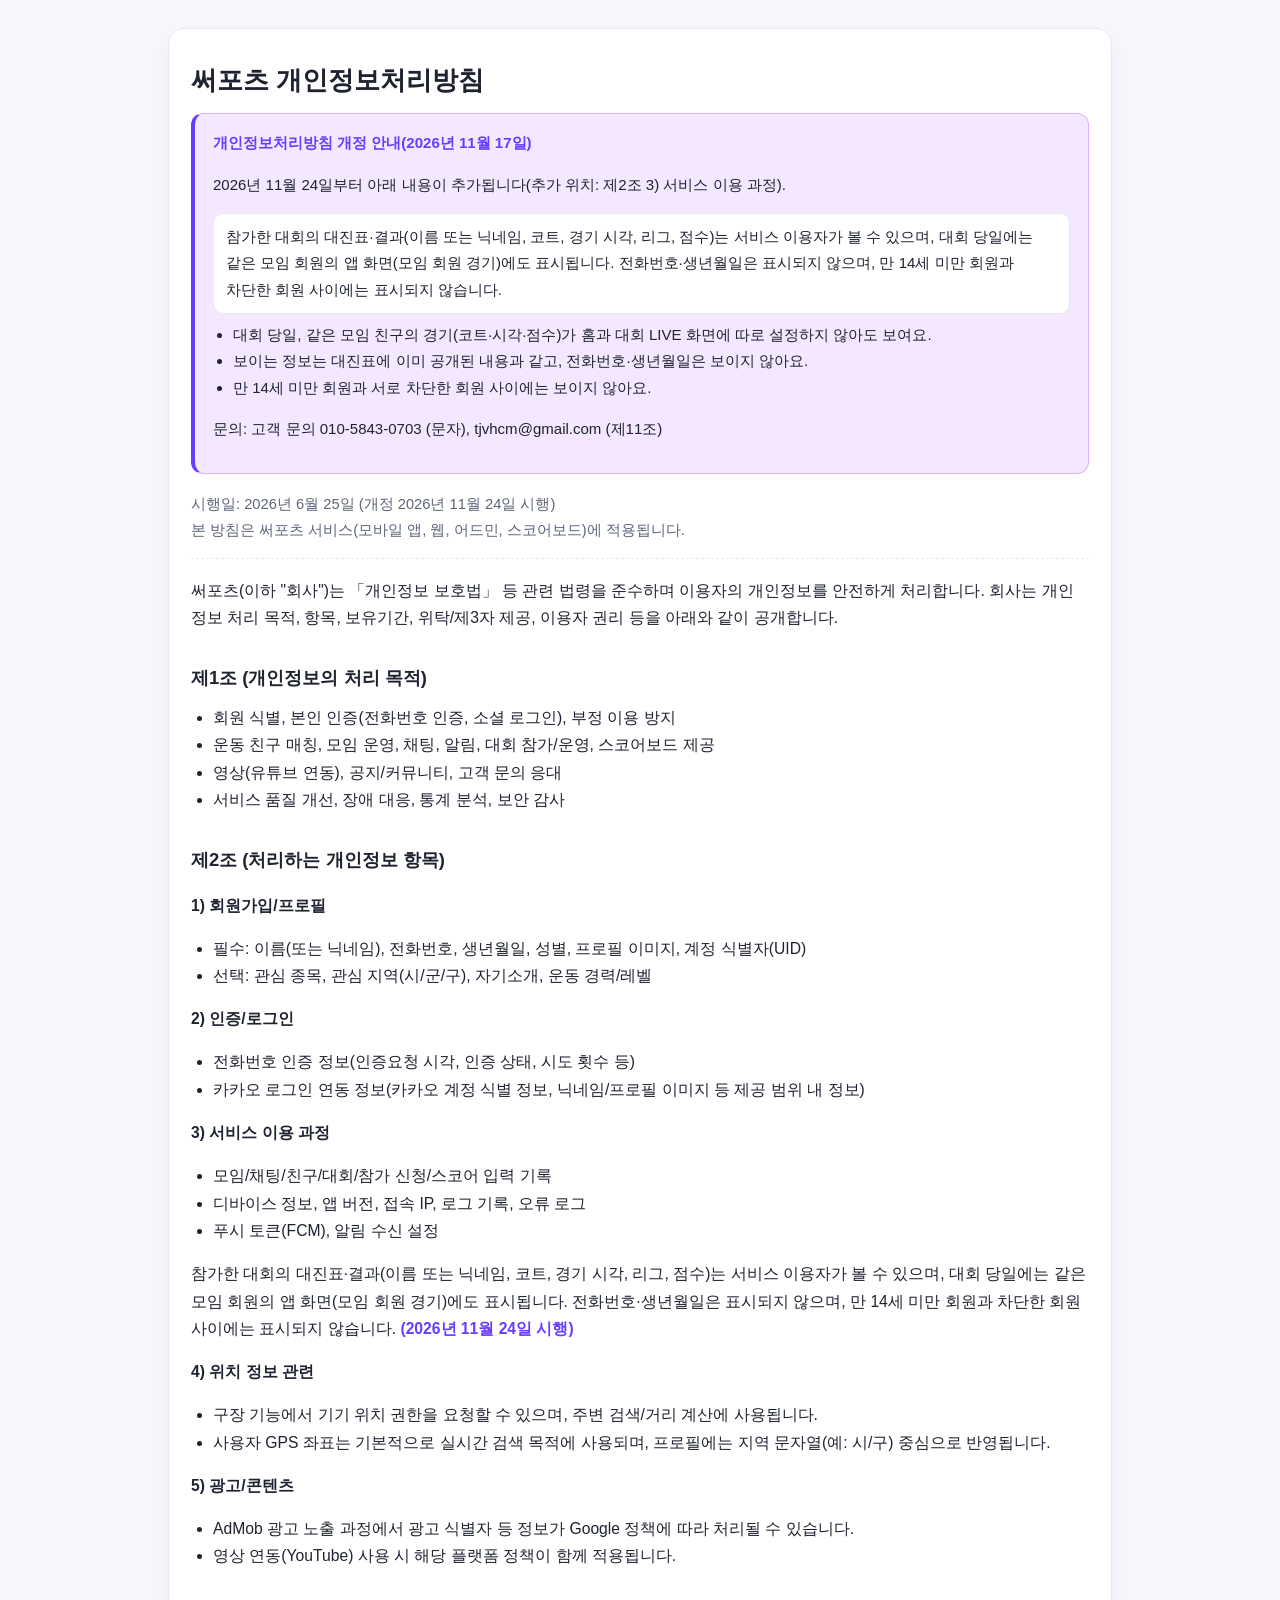
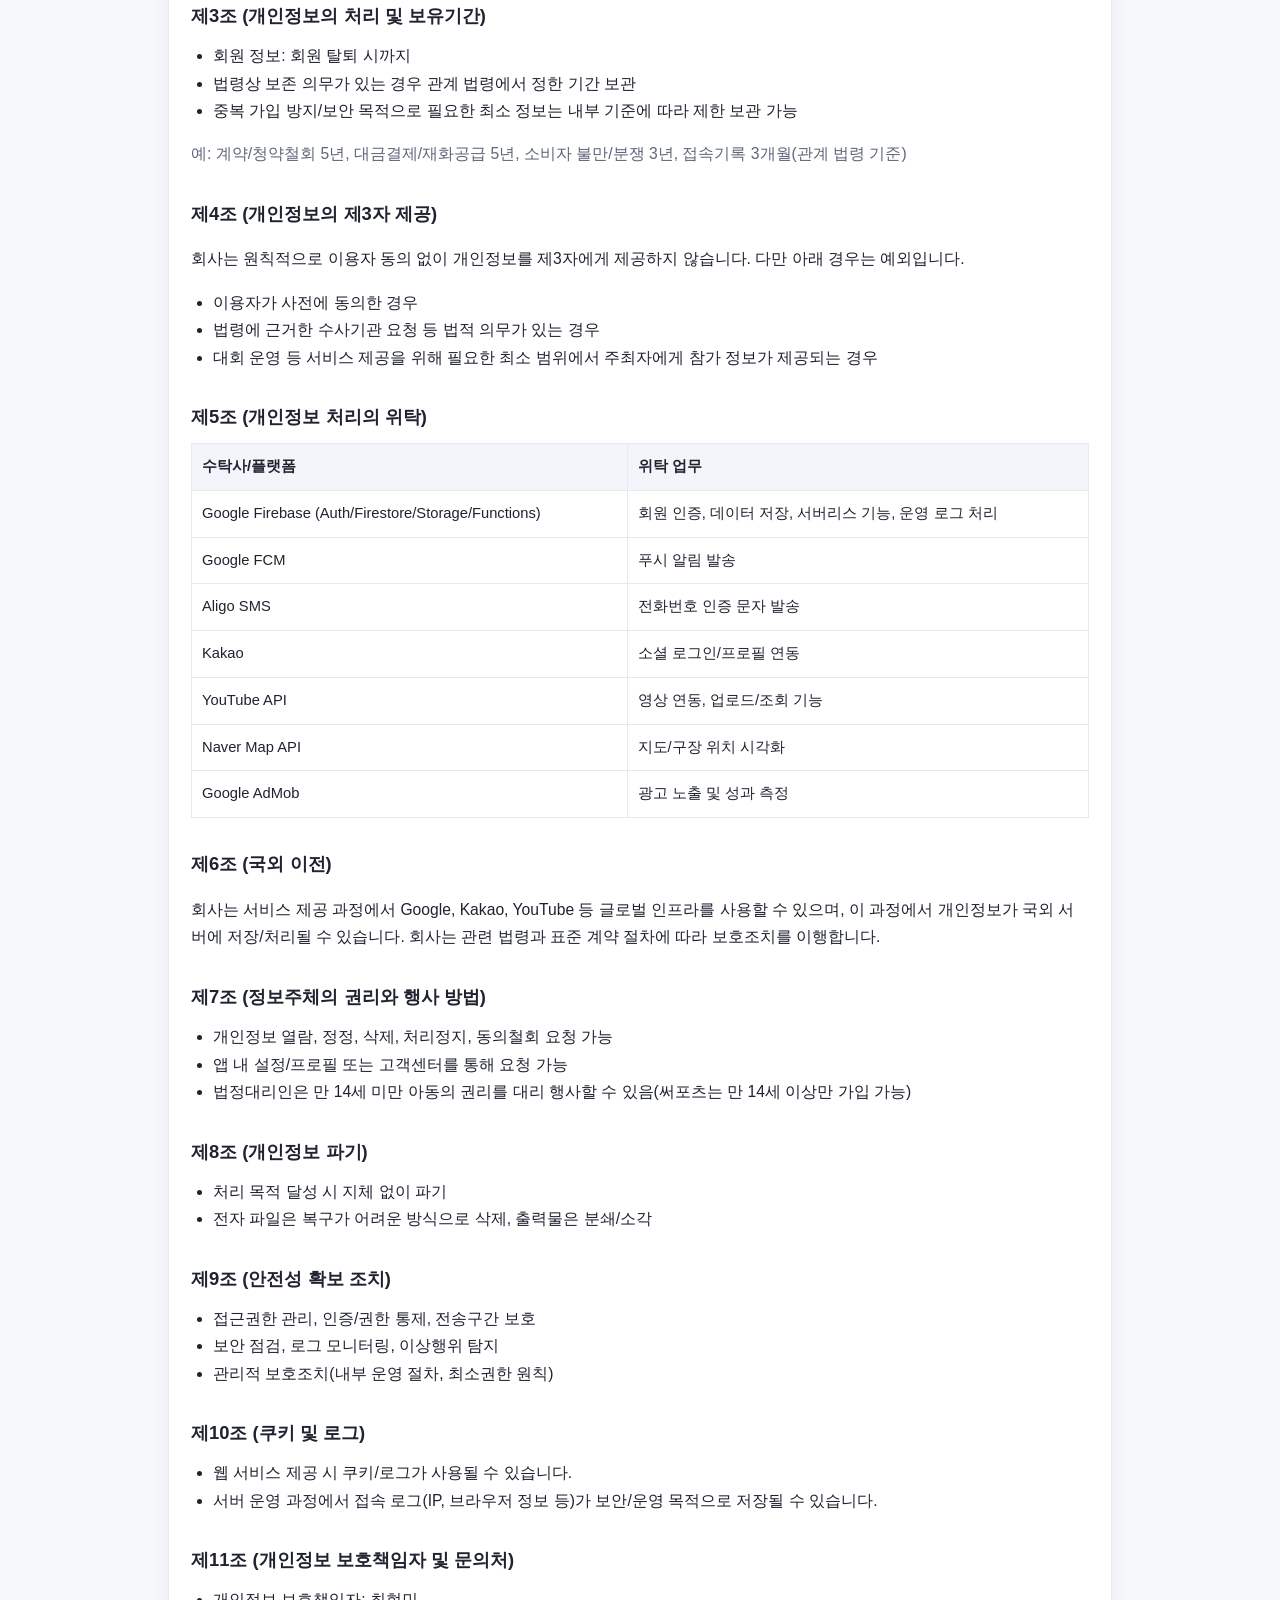
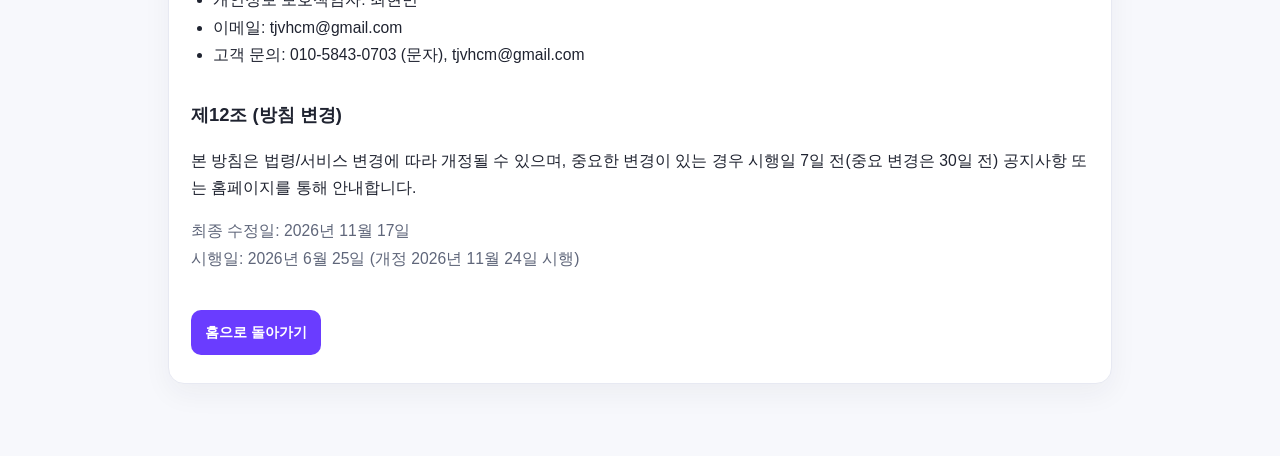
<file: privacy.html>
<!DOCTYPE html>
<html lang="ko">
<head>
  <meta charset="UTF-8">
  <meta name="viewport" content="width=device-width, initial-scale=1.0">
  <title>써포츠 개인정보처리방침</title>
  <meta name="description" content="써포츠 서비스(앱, 웹, 어드민, 스코어보드) 개인정보처리방침">
  <style>
    :root {
      color-scheme: light;
      --bg: #f7f8fc;
      --card: #ffffff;
      --text: #1f2330;
      --muted: #5f667a;
      --line: #e7e9f2;
      --brand: #6a3cff;
    }
    * { box-sizing: border-box; }
    body {
      margin: 0;
      font-family: "Noto Sans KR", -apple-system, BlinkMacSystemFont, "Segoe UI", sans-serif;
      background: var(--bg);
      color: var(--text);
      line-height: 1.75;
    }
    .wrap { max-width: 980px; margin: 0 auto; padding: 28px 18px 72px; }
    .card {
      background: var(--card);
      border: 1px solid var(--line);
      border-radius: 16px;
      padding: 28px 22px;
      box-shadow: 0 10px 28px rgba(30, 41, 59, 0.05);
    }
    h1 { font-size: 1.65rem; margin: 0 0 10px; }
    h2 { font-size: 1.15rem; margin: 30px 0 10px; }
    p, li { color: var(--text); font-size: 0.98rem; }
    ul { margin: 8px 0 8px 22px; padding: 0; }
    .meta {
      color: var(--muted);
      font-size: 0.92rem;
      margin-bottom: 18px;
      padding-bottom: 14px;
      border-bottom: 1px dashed var(--line);
    }
    .muted { color: var(--muted); }
    .back {
      display: inline-block;
      margin-top: 22px;
      text-decoration: none;
      color: #fff;
      background: var(--brand);
      padding: 10px 14px;
      border-radius: 10px;
      font-weight: 700;
      font-size: 0.9rem;
    }
    table {
      width: 100%;
      border-collapse: collapse;
      margin-top: 10px;
      font-size: 0.92rem;
    }
    th, td {
      border: 1px solid var(--line);
      padding: 10px;
      vertical-align: top;
      text-align: left;
      word-break: keep-all;      /* 한글 단어 단위 줄바꿈 */
      overflow-wrap: anywhere;   /* 긴 영문 토큰은 분리 — 소형 화면 가로넘침 방지 */
    }
    th { background: #f4f5fb; }
    /* 2026-11-17 개정 안내(추가만) */
    .revision-notice {
      margin: 0 0 18px;
      padding: 16px 18px;
      border: 1px solid #d8b4fe; /* 홈페이지 --violet-line */
      border-left: 4px solid var(--brand);
      border-radius: 12px;
      background: #f3e8ff; /* 홈페이지 --violet-bg */
      word-break: keep-all;
      overflow-wrap: anywhere;
    }
    .revision-notice-title { margin: 0 0 8px; font-weight: 700; color: var(--brand); font-size: 1rem; }
    .revision-notice-quote {
      margin: 8px 0;
      padding: 10px 12px;
      background: var(--card);
      border: 1px solid var(--line);
      border-radius: 10px;
    }
    .revision-notice ul { margin: 8px 0 8px 20px; }
    .revision-notice p, .revision-notice li { font-size: 0.94rem; }
    .revision-added { color: var(--text); }
    .revision-date { color: var(--brand); font-weight: 700; white-space: nowrap; }
  </style>
</head>
<body>
  <div class="wrap">
    <div class="card">
      <h1>써포츠 개인정보처리방침</h1>
      <div class="revision-notice" role="note" aria-label="개인정보처리방침 개정 안내">
        <p class="revision-notice-title">개인정보처리방침 개정 안내(2026년 11월 17일)</p>
        <p>2026년 11월 24일부터 아래 내용이 추가됩니다(추가 위치: 제2조 3) 서비스 이용 과정).</p>
        <p class="revision-notice-quote">참가한 대회의 대진표·결과(이름 또는 닉네임, 코트, 경기 시각, 리그, 점수)는 서비스 이용자가 볼 수 있으며, 대회 당일에는 같은 모임 회원의 앱 화면(모임 회원 경기)에도 표시됩니다. 전화번호·생년월일은 표시되지 않으며, 만 14세 미만 회원과 차단한 회원 사이에는 표시되지 않습니다.</p>
        <ul>
          <li>대회 당일, 같은 모임 친구의 경기(코트·시각·점수)가 홈과 대회 LIVE 화면에 따로 설정하지 않아도 보여요.</li>
          <li>보이는 정보는 대진표에 이미 공개된 내용과 같고, 전화번호·생년월일은 보이지 않아요.</li>
          <li>만 14세 미만 회원과 서로 차단한 회원 사이에는 보이지 않아요.</li>
        </ul>
        <p>문의: 고객 문의 010-5843-0703 (문자), tjvhcm@gmail.com (제11조)</p>
      </div>
      <div class="meta">
        시행일: 2026년 6월 25일 (개정 2026년 11월 24일 시행)<br>
        본 방침은 써포츠 서비스(모바일 앱, 웹, 어드민, 스코어보드)에 적용됩니다.
      </div>

      <p>
        써포츠(이하 "회사")는 「개인정보 보호법」 등 관련 법령을 준수하며 이용자의 개인정보를 안전하게 처리합니다.
        회사는 개인정보 처리 목적, 항목, 보유기간, 위탁/제3자 제공, 이용자 권리 등을 아래와 같이 공개합니다.
      </p>

      <h2>제1조 (개인정보의 처리 목적)</h2>
      <ul>
        <li>회원 식별, 본인 인증(전화번호 인증, 소셜 로그인), 부정 이용 방지</li>
        <li>운동 친구 매칭, 모임 운영, 채팅, 알림, 대회 참가/운영, 스코어보드 제공</li>
        <li>영상(유튜브 연동), 공지/커뮤니티, 고객 문의 응대</li>
        <li>서비스 품질 개선, 장애 대응, 통계 분석, 보안 감사</li>
      </ul>

      <h2>제2조 (처리하는 개인정보 항목)</h2>
      <p><strong>1) 회원가입/프로필</strong></p>
      <ul>
        <li>필수: 이름(또는 닉네임), 전화번호, 생년월일, 성별, 프로필 이미지, 계정 식별자(UID)</li>
        <li>선택: 관심 종목, 관심 지역(시/군/구), 자기소개, 운동 경력/레벨</li>
      </ul>
      <p><strong>2) 인증/로그인</strong></p>
      <ul>
        <li>전화번호 인증 정보(인증요청 시각, 인증 상태, 시도 횟수 등)</li>
        <li>카카오 로그인 연동 정보(카카오 계정 식별 정보, 닉네임/프로필 이미지 등 제공 범위 내 정보)</li>
      </ul>
      <p><strong>3) 서비스 이용 과정</strong></p>
      <ul>
        <li>모임/채팅/친구/대회/참가 신청/스코어 입력 기록</li>
        <li>디바이스 정보, 앱 버전, 접속 IP, 로그 기록, 오류 로그</li>
        <li>푸시 토큰(FCM), 알림 수신 설정</li>
      </ul>
      <p class="revision-added">참가한 대회의 대진표·결과(이름 또는 닉네임, 코트, 경기 시각, 리그, 점수)는 서비스 이용자가 볼 수 있으며, 대회 당일에는 같은 모임 회원의 앱 화면(모임 회원 경기)에도 표시됩니다. 전화번호·생년월일은 표시되지 않으며, 만 14세 미만 회원과 차단한 회원 사이에는 표시되지 않습니다. <span class="revision-date">(2026년 11월 24일 시행)</span></p>
      <p><strong>4) 위치 정보 관련</strong></p>
      <ul>
        <li>구장 기능에서 기기 위치 권한을 요청할 수 있으며, 주변 검색/거리 계산에 사용됩니다.</li>
        <li>사용자 GPS 좌표는 기본적으로 실시간 검색 목적에 사용되며, 프로필에는 지역 문자열(예: 시/구) 중심으로 반영됩니다.</li>
      </ul>
      <p><strong>5) 광고/콘텐츠</strong></p>
      <ul>
        <li>AdMob 광고 노출 과정에서 광고 식별자 등 정보가 Google 정책에 따라 처리될 수 있습니다.</li>
        <li>영상 연동(YouTube) 사용 시 해당 플랫폼 정책이 함께 적용됩니다.</li>
      </ul>

      <h2>제3조 (개인정보의 처리 및 보유기간)</h2>
      <ul>
        <li>회원 정보: 회원 탈퇴 시까지</li>
        <li>법령상 보존 의무가 있는 경우 관계 법령에서 정한 기간 보관</li>
        <li>중복 가입 방지/보안 목적으로 필요한 최소 정보는 내부 기준에 따라 제한 보관 가능</li>
      </ul>
      <p class="muted">
        예: 계약/청약철회 5년, 대금결제/재화공급 5년, 소비자 불만/분쟁 3년, 접속기록 3개월(관계 법령 기준)
      </p>

      <h2>제4조 (개인정보의 제3자 제공)</h2>
      <p>회사는 원칙적으로 이용자 동의 없이 개인정보를 제3자에게 제공하지 않습니다. 다만 아래 경우는 예외입니다.</p>
      <ul>
        <li>이용자가 사전에 동의한 경우</li>
        <li>법령에 근거한 수사기관 요청 등 법적 의무가 있는 경우</li>
        <li>대회 운영 등 서비스 제공을 위해 필요한 최소 범위에서 주최자에게 참가 정보가 제공되는 경우</li>
      </ul>

      <h2>제5조 (개인정보 처리의 위탁)</h2>
      <table>
        <thead>
          <tr>
            <th>수탁사/플랫폼</th>
            <th>위탁 업무</th>
          </tr>
        </thead>
        <tbody>
          <tr>
            <td>Google Firebase (Auth/Firestore/Storage/Functions)</td>
            <td>회원 인증, 데이터 저장, 서버리스 기능, 운영 로그 처리</td>
          </tr>
          <tr>
            <td>Google FCM</td>
            <td>푸시 알림 발송</td>
          </tr>
          <tr>
            <td>Aligo SMS</td>
            <td>전화번호 인증 문자 발송</td>
          </tr>
          <tr>
            <td>Kakao</td>
            <td>소셜 로그인/프로필 연동</td>
          </tr>
          <tr>
            <td>YouTube API</td>
            <td>영상 연동, 업로드/조회 기능</td>
          </tr>
          <tr>
            <td>Naver Map API</td>
            <td>지도/구장 위치 시각화</td>
          </tr>
          <tr>
            <td>Google AdMob</td>
            <td>광고 노출 및 성과 측정</td>
          </tr>
        </tbody>
      </table>

      <h2>제6조 (국외 이전)</h2>
      <p>
        회사는 서비스 제공 과정에서 Google, Kakao, YouTube 등 글로벌 인프라를 사용할 수 있으며,
        이 과정에서 개인정보가 국외 서버에 저장/처리될 수 있습니다. 회사는 관련 법령과 표준 계약 절차에 따라 보호조치를 이행합니다.
      </p>

      <h2>제7조 (정보주체의 권리와 행사 방법)</h2>
      <ul>
        <li>개인정보 열람, 정정, 삭제, 처리정지, 동의철회 요청 가능</li>
        <li>앱 내 설정/프로필 또는 고객센터를 통해 요청 가능</li>
        <li>법정대리인은 만 14세 미만 아동의 권리를 대리 행사할 수 있음(써포츠는 만 14세 이상만 가입 가능)</li>
      </ul>

      <h2>제8조 (개인정보 파기)</h2>
      <ul>
        <li>처리 목적 달성 시 지체 없이 파기</li>
        <li>전자 파일은 복구가 어려운 방식으로 삭제, 출력물은 분쇄/소각</li>
      </ul>

      <h2>제9조 (안전성 확보 조치)</h2>
      <ul>
        <li>접근권한 관리, 인증/권한 통제, 전송구간 보호</li>
        <li>보안 점검, 로그 모니터링, 이상행위 탐지</li>
        <li>관리적 보호조치(내부 운영 절차, 최소권한 원칙)</li>
      </ul>

      <h2>제10조 (쿠키 및 로그)</h2>
      <ul>
        <li>웹 서비스 제공 시 쿠키/로그가 사용될 수 있습니다.</li>
        <li>서버 운영 과정에서 접속 로그(IP, 브라우저 정보 등)가 보안/운영 목적으로 저장될 수 있습니다.</li>
      </ul>

      <h2>제11조 (개인정보 보호책임자 및 문의처)</h2>
      <ul>
        <li>개인정보 보호책임자: 최현민</li>
        <li>이메일: tjvhcm@gmail.com</li>
        <li>고객 문의: 010-5843-0703 (문자), tjvhcm@gmail.com</li>
      </ul>

      <h2>제12조 (방침 변경)</h2>
      <p>
        본 방침은 법령/서비스 변경에 따라 개정될 수 있으며, 중요한 변경이 있는 경우 시행일 7일 전(중요 변경은 30일 전)
        공지사항 또는 홈페이지를 통해 안내합니다.
      </p>

      <p class="muted">
        최종 수정일: 2026년 11월 17일<br>
        시행일: 2026년 6월 25일 (개정 2026년 11월 24일 시행)
      </p>

      <a class="back" href="index.html">홈으로 돌아가기</a>
    </div>
  </div>
  <script src="js/hp-track.js" defer></script>
</body>
</html>
</file>
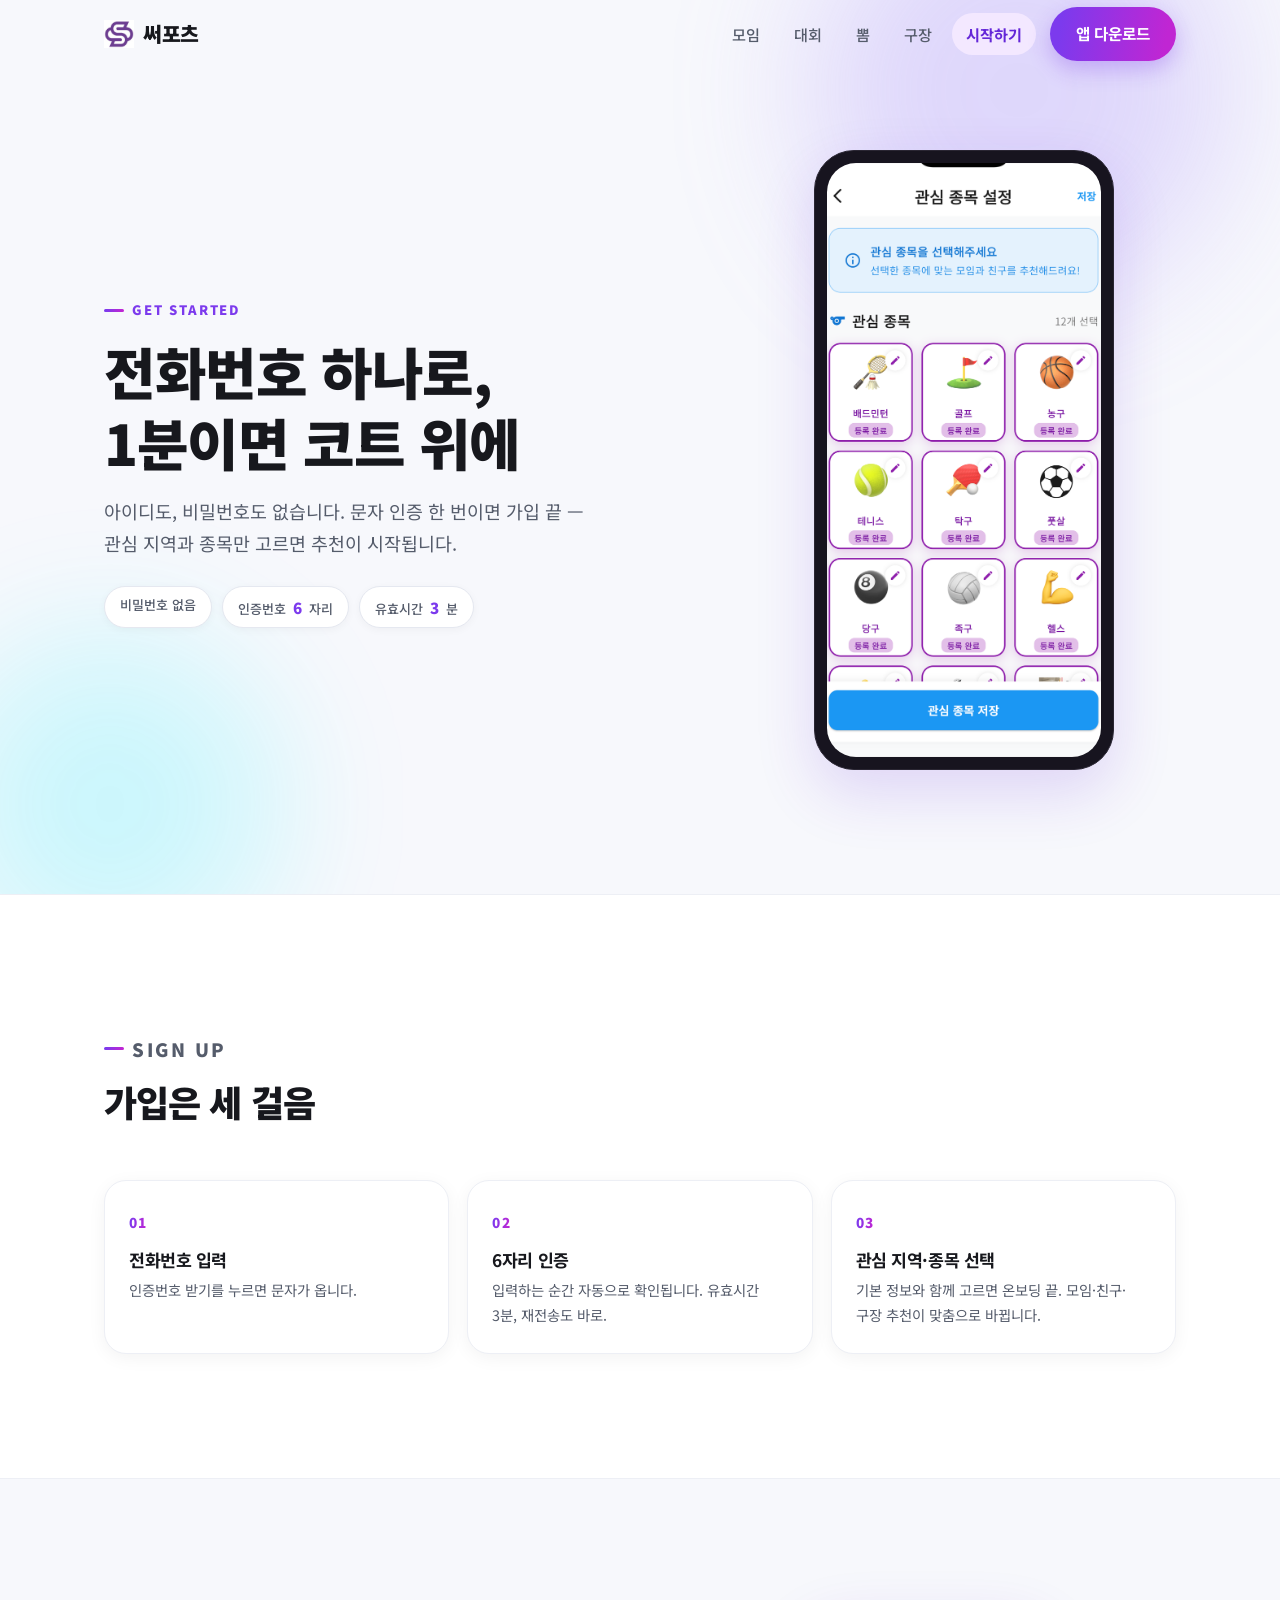
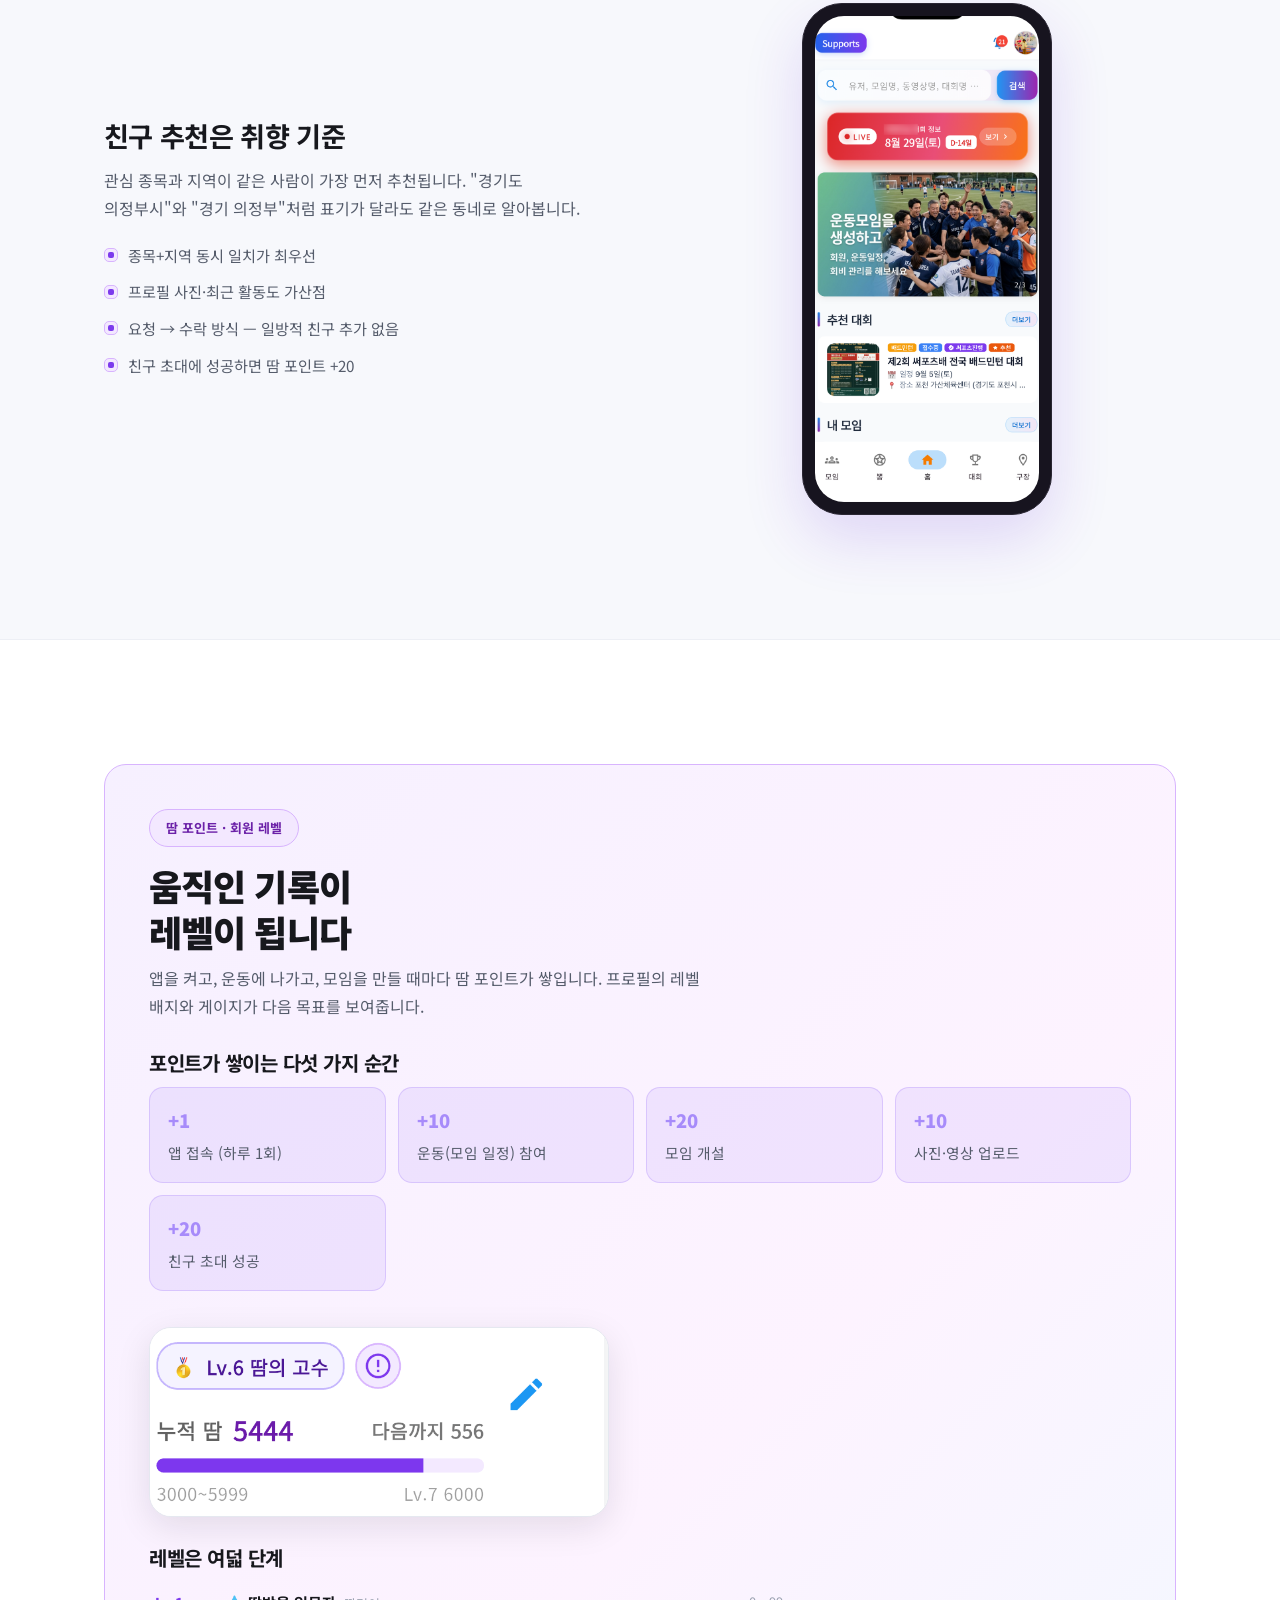
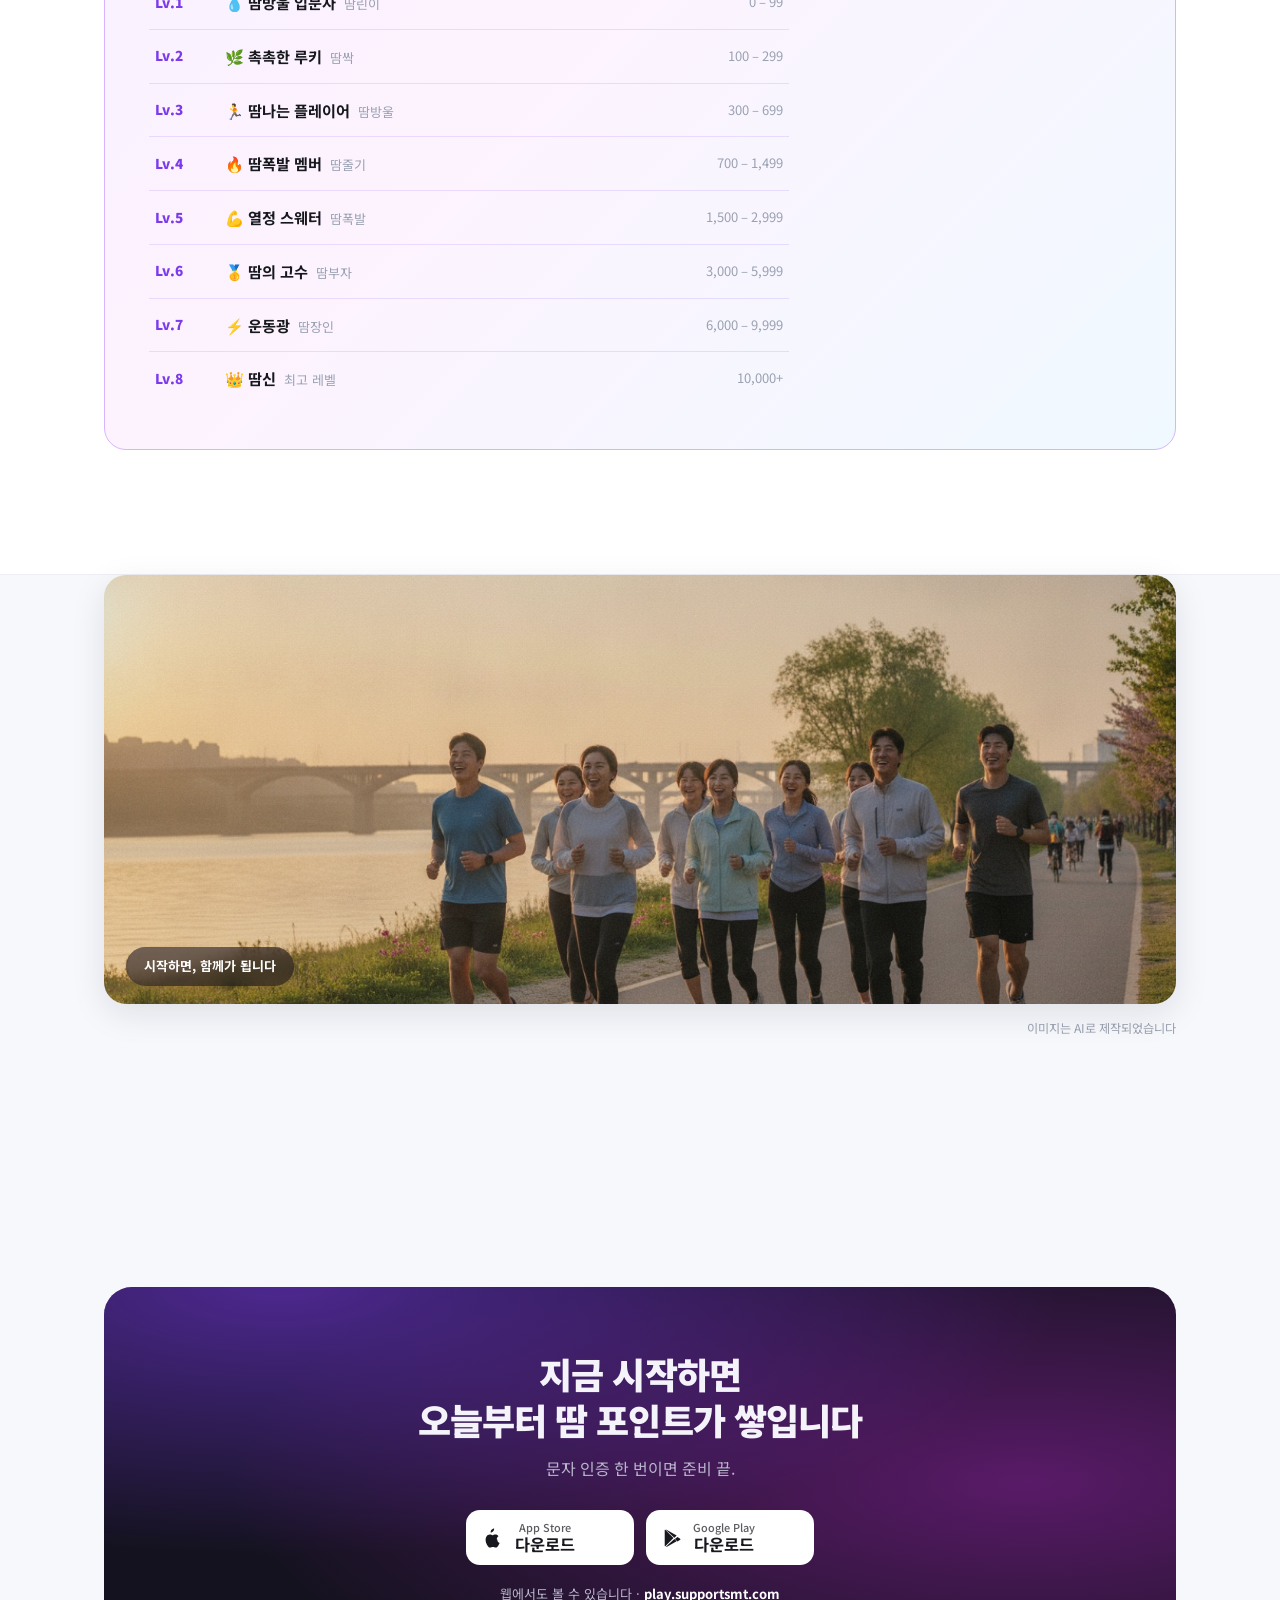
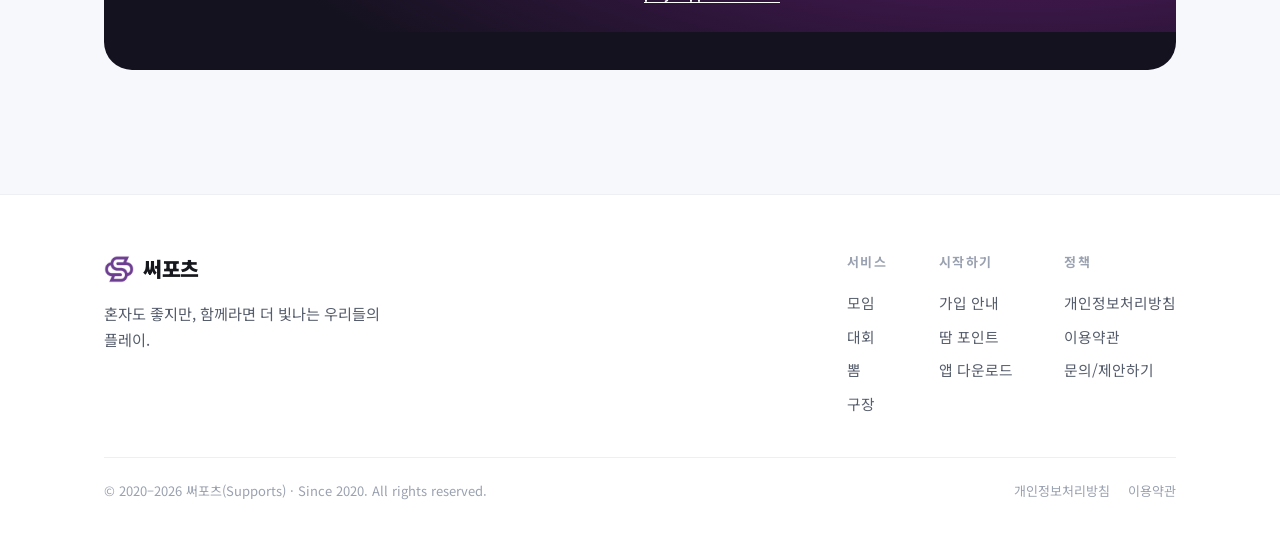
<file: start.html>
<!DOCTYPE html>
<html lang="ko">
<head>
  <meta charset="UTF-8">
  <meta name="viewport" content="width=device-width, initial-scale=1.0">
  <title>시작하기 — 문자 로그인·친구 추천·땀 포인트 | 써포츠</title>
  <meta name="description" content="비밀번호 없이 전화번호와 6자리 문자 인증으로 시작. 관심 종목·지역 기반 친구 추천과 8단계 땀 포인트 레벨.">
  <meta property="og:title" content="시작하기 — 문자 로그인·친구 추천·땀 포인트 | 써포츠">
  <meta property="og:description" content="비밀번호 없이 전화번호와 6자리 문자 인증으로 시작. 관심 종목·지역 기반 친구 추천과 8단계 땀 포인트 레벨.">
  <meta property="og:type" content="website">
  <meta property="og:image" content="https://supportsmt.com/assets/og_ci.png">
  <meta property="og:url" content="https://supportsmt.com/start.html">
  <link rel="canonical" href="https://supportsmt.com/start.html">
  <link rel="icon" type="image/png" href="assets/favicon.png">
  <link rel="preconnect" href="https://fonts.googleapis.com">
  <link rel="preconnect" href="https://fonts.gstatic.com" crossorigin>
  <link href="https://fonts.googleapis.com/css2?family=Noto+Sans+KR:wght@400;500;700;900&display=swap" rel="stylesheet">
  <link rel="stylesheet" href="css/tokens.css?v=20261126a">
  <link rel="stylesheet" href="css/base.css?v=20261126a">
  <link rel="stylesheet" href="css/layout.css?v=20261126a">
  <link rel="stylesheet" href="css/components.css?v=20261126a">
  <script>document.documentElement.classList.add("js");</script>
  <style>
    .sweat-earn { display: grid; grid-template-columns: repeat(auto-fit, minmax(190px, 1fr)); gap: 12px; }
    .sweat-earn li { background: rgba(139,92,246,0.10); border: 1px solid rgba(139,92,246,0.22); border-radius: var(--r-md); padding: 16px 18px; font-size: 0.92rem; color: var(--text-2); }
    .sweat-earn b { display: block; color: var(--violet-2); font-size: 1.15rem; font-weight: 900; margin-bottom: 4px; }
    .level-table { max-width: 640px; }
    .level-row__name b { font-weight: 700; }
    .level-row__name span { color: var(--text-3); font-size: var(--fs-cap); margin-left: 8px; }
  </style>
</head>
<body data-nav="start">

<header class="header">
  <div class="container header__inner">
    <a href="index.html" class="logo"><img src="assets/ci_symbol.png" class="logo__mark" alt="써포츠 CI">써포츠</a>
    <nav class="nav" aria-label="주요 메뉴">
      <a href="groups.html" class="nav__link" data-nav-link="groups">모임</a>
      <a href="tournaments.html" class="nav__link" data-nav-link="tournaments">대회</a>
      <a href="bbom.html" class="nav__link" data-nav-link="bbom">뽐</a>
      <a href="courts.html" class="nav__link" data-nav-link="courts">구장</a>
      <a href="start.html" class="nav__link" data-nav-link="start">시작하기</a>
      <a href="index.html#download" class="btn btn--violet nav__cta">앱 다운로드</a>
    </nav>
    <button class="menu-toggle" id="menuToggle" aria-label="메뉴 열기" aria-expanded="false" aria-controls="mobileMenu">
      <span></span><span></span><span></span>
    </button>
  </div>
</header>

<div class="mobile-menu" id="mobileMenu">
  <div class="container">
    <ul class="mobile-menu__list">
      <li><a href="index.html" data-nav-link="home">홈</a></li>
      <li><a href="groups.html" data-nav-link="groups">모임</a></li>
      <li><a href="tournaments.html" data-nav-link="tournaments">대회</a></li>
      <li><a href="bbom.html" data-nav-link="bbom">뽐</a></li>
      <li><a href="courts.html" data-nav-link="courts">구장</a></li>
      <li><a href="start.html" data-nav-link="start">시작하기</a></li>
    </ul>
    <div class="mobile-menu__stores">
          <a class="store-btn" href="https://apps.apple.com/kr/app/id6758224083" target="_blank" rel="noopener">
            <svg width="22" height="22" viewBox="0 0 24 24" fill="currentColor" aria-hidden="true"><path d="M16.634 13.684c.01 2.844 2.476 3.8 2.502 3.81-.023.076-.39 1.346-1.286 2.665-.776 1.134-1.585 2.263-2.855 2.285-1.25.02-1.65-.742-3.078-.742-1.428 0-1.876.72-3.058.762-1.226.04-2.16-1.237-2.946-2.376-1.606-2.327-2.827-6.58-1.182-9.434.816-1.417 2.275-2.31 3.864-2.336 1.127-.02 2.19.762 2.876.762.686 0 1.972-.942 3.322-.803.565.023 2.152.23 3.17 1.724-.078.05-1.9 1.11-1.88 3.424zm-4.398-9.06c.665-.805 1.113-1.922.99-3.033-.957.04-2.116.643-2.802 1.442-.614.706-1.152 1.84-1.008 2.923 1.07.085 2.158-.528 2.82-1.332z"/></svg>
            <span><span class="store-btn__label">App Store</span><span class="store-btn__name">다운로드</span></span>
          </a>
          <a class="store-btn" href="https://play.google.com/store/apps/details?id=com.supports.app&amp;hl=ko" target="_blank" rel="noopener">
            <svg width="20" height="20" viewBox="0 0 24 24" fill="currentColor" aria-hidden="true"><path d="M3.609 1.814 13.792 12 3.61 22.186c-.28-.28-.36-.7-.36-1.13V2.944c0-.43.08-.85.36-1.13zM14.85 13.06l2.72 2.72-11.63 6.6c-.44.25-.94.3-1.36.14l10.27-9.46zm3.68-2.13 2.88 1.63c.98.56.98 1.32 0 1.88l-2.88 1.63-3.02-3.02 3.02-2.12zm-13.95-8.8c.42-.16.92-.1 1.36.14l11.63 6.6-2.72 2.72L4.58 2.13z"/></svg>
            <span><span class="store-btn__label">Google Play</span><span class="store-btn__name">다운로드</span></span>
          </a>
    </div>
  </div>
</div>

<main>

  <section class="page-hero">
    <div class="orbs" aria-hidden="true"><div class="orb orb--violet"></div><div class="orb orb--cyan"></div></div>
    <div class="container page-hero__grid">
      <div>
        <p class="eyebrow">Get Started</p>
        <h1>전화번호 하나로,<br>1분이면 코트 위에</h1>
        <p class="page-hero__lead">
          아이디도, 비밀번호도 없습니다. 문자 인증 한 번이면 가입 끝 —
          관심 지역과 종목만 고르면 추천이 시작됩니다.
        </p>
        <div class="page-hero__chips">
          <span class="chip">비밀번호 없음</span>
          <span class="chip">인증번호 <b>6</b>자리</span>
          <span class="chip">유효시간 <b>3</b>분</span>
        </div>
      </div>
      <div class="split__media">
        <div class="phone"><img src="assets/app2/sports_select.png" alt="관심 종목 설정 — 12개 종목 선택 화면" loading="eager"></div>
      </div>
    </div>
  </section>

  <section class="section section--raise">
    <div class="container">
      <div class="sec-head reveal">
        <p class="eyebrow">Sign Up</p>
        <h2>가입은 세 걸음</h2>
      </div>
      <div class="steps">
        <div class="step reveal"><h3>전화번호 입력</h3><p>인증번호 받기를 누르면 문자가 옵니다.</p></div>
        <div class="step reveal"><h3>6자리 인증</h3><p>입력하는 순간 자동으로 확인됩니다. 유효시간 3분, 재전송도 바로.</p></div>
        <div class="step reveal"><h3>관심 지역·종목 선택</h3><p>기본 정보와 함께 고르면 온보딩 끝. 모임·친구·구장 추천이 맞춤으로 바뀝니다.</p></div>
      </div>
    </div>
  </section>

  <section class="section">
    <div class="container">
      <div class="split reveal">
        <div class="split__body">
          <h3>친구 추천은 취향 기준</h3>
          <p>관심 종목과 지역이 같은 사람이 가장 먼저 추천됩니다. "경기도 의정부시"와 "경기 의정부"처럼 표기가 달라도 같은 동네로 알아봅니다.</p>
          <ul class="split__points">
            <li>종목+지역 동시 일치가 최우선</li>
            <li>프로필 사진·최근 활동도 가산점</li>
            <li>요청 → 수락 방식 — 일방적 친구 추가 없음</li>
            <li>친구 초대에 성공하면 땀 포인트 +20</li>
          </ul>
        </div>
        <div class="split__media">
          <div class="phone phone--sm"><img src="assets/app2/home.png" alt="홈 화면 — 추천 대회와 맞춤 추천" loading="lazy"></div>
        </div>
      </div>
    </div>
  </section>

  <section class="section section--raise" id="level">
    <div class="container">
      <div class="sweat reveal">
        <span class="sweat__badge">땀 포인트 · 회원 레벨</span>
        <h2 style="margin: 16px 0 10px;">움직인 기록이<br>레벨이 됩니다</h2>
        <p style="color: var(--text-2); max-width: 560px; margin-bottom: 30px;">
          앱을 켜고, 운동에 나가고, 모임을 만들 때마다 땀 포인트가 쌓입니다.
          프로필의 레벨 배지와 게이지가 다음 목표를 보여줍니다.
        </p>

        <h3 style="margin-bottom: 12px;">포인트가 쌓이는 다섯 가지 순간</h3>
        <ul class="sweat-earn" style="margin-bottom: 36px;">
          <li><b>+1</b>앱 접속 (하루 1회)</li>
          <li><b>+10</b>운동(모임 일정) 참여</li>
          <li><b>+20</b>모임 개설</li>
          <li><b>+10</b>사진·영상 업로드</li>
          <li><b>+20</b>친구 초대 성공</li>
        </ul>

        <div class="shot-card" style="max-width: 460px; margin-bottom: 28px;"><img src="assets/app2/level_card.png" alt="프로필 레벨 배지 실물 — Lv.6 땀의 고수, 누적 땀 게이지" loading="lazy"></div>
        <h3 style="margin-bottom: 6px;">레벨은 여덟 단계</h3>
        <div class="level-table">
          <div class="level-row"><span class="level-row__lv">Lv.1</span><span class="level-row__name">💧 <b>땀방울 입문자</b><span>땀린이</span></span><span class="level-row__pt">0 – 99</span></div>
          <div class="level-row"><span class="level-row__lv">Lv.2</span><span class="level-row__name">🌿 <b>촉촉한 루키</b><span>땀싹</span></span><span class="level-row__pt">100 – 299</span></div>
          <div class="level-row"><span class="level-row__lv">Lv.3</span><span class="level-row__name">🏃 <b>땀나는 플레이어</b><span>땀방울</span></span><span class="level-row__pt">300 – 699</span></div>
          <div class="level-row"><span class="level-row__lv">Lv.4</span><span class="level-row__name">🔥 <b>땀폭발 멤버</b><span>땀줄기</span></span><span class="level-row__pt">700 – 1,499</span></div>
          <div class="level-row"><span class="level-row__lv">Lv.5</span><span class="level-row__name">💪 <b>열정 스웨터</b><span>땀폭발</span></span><span class="level-row__pt">1,500 – 2,999</span></div>
          <div class="level-row"><span class="level-row__lv">Lv.6</span><span class="level-row__name">🥇 <b>땀의 고수</b><span>땀부자</span></span><span class="level-row__pt">3,000 – 5,999</span></div>
          <div class="level-row"><span class="level-row__lv">Lv.7</span><span class="level-row__name">⚡ <b>운동광</b><span>땀장인</span></span><span class="level-row__pt">6,000 – 9,999</span></div>
          <div class="level-row"><span class="level-row__lv">Lv.8</span><span class="level-row__name">👑 <b>땀신</b><span>최고 레벨</span></span><span class="level-row__pt">10,000+</span></div>
        </div>
      </div>
    </div>
  </section>

  <section class="section" style="padding-top: 0;">
    <div class="container">
      <div class="photo-band reveal">
        <img src="assets/photos/running.jpg" alt="해 뜨는 한강공원에서 함께 달리며 웃는 러닝 크루" loading="lazy">
        <span class="photo-band__label">시작하면, 함께가 됩니다</span>
      </div>
      <p class="photo-note">이미지는 AI로 제작되었습니다</p>
    </div>
  </section>

  <section class="section">
    <div class="container">
      <div class="cta-band reveal">
        <h2>지금 시작하면<br>오늘부터 땀 포인트가 쌓입니다</h2>
        <p>문자 인증 한 번이면 준비 끝.</p>
        <div class="store-row">
          <a class="store-btn" href="https://apps.apple.com/kr/app/id6758224083" target="_blank" rel="noopener">
            <svg width="22" height="22" viewBox="0 0 24 24" fill="currentColor" aria-hidden="true"><path d="M16.634 13.684c.01 2.844 2.476 3.8 2.502 3.81-.023.076-.39 1.346-1.286 2.665-.776 1.134-1.585 2.263-2.855 2.285-1.25.02-1.65-.742-3.078-.742-1.428 0-1.876.72-3.058.762-1.226.04-2.16-1.237-2.946-2.376-1.606-2.327-2.827-6.58-1.182-9.434.816-1.417 2.275-2.31 3.864-2.336 1.127-.02 2.19.762 2.876.762.686 0 1.972-.942 3.322-.803.565.023 2.152.23 3.17 1.724-.078.05-1.9 1.11-1.88 3.424zm-4.398-9.06c.665-.805 1.113-1.922.99-3.033-.957.04-2.116.643-2.802 1.442-.614.706-1.152 1.84-1.008 2.923 1.07.085 2.158-.528 2.82-1.332z"/></svg>
            <span><span class="store-btn__label">App Store</span><span class="store-btn__name">다운로드</span></span>
          </a>
          <a class="store-btn" href="https://play.google.com/store/apps/details?id=com.supports.app&amp;hl=ko" target="_blank" rel="noopener">
            <svg width="20" height="20" viewBox="0 0 24 24" fill="currentColor" aria-hidden="true"><path d="M3.609 1.814 13.792 12 3.61 22.186c-.28-.28-.36-.7-.36-1.13V2.944c0-.43.08-.85.36-1.13zM14.85 13.06l2.72 2.72-11.63 6.6c-.44.25-.94.3-1.36.14l10.27-9.46zm3.68-2.13 2.88 1.63c.98.56.98 1.32 0 1.88l-2.88 1.63-3.02-3.02 3.02-2.12zm-13.95-8.8c.42-.16.92-.1 1.36.14l11.63 6.6-2.72 2.72L4.58 2.13z"/></svg>
            <span><span class="store-btn__label">Google Play</span><span class="store-btn__name">다운로드</span></span>
          </a>
        </div>
        <p class="web-note">웹에서도 볼 수 있습니다 · <a href="https://play.supportsmt.com/#/tournaments" target="_blank" rel="noopener">play.supportsmt.com</a></p>
      </div>
    </div>
  </section>
</main>

<footer class="footer">
  <div class="container">
    <div class="footer__top">
      <div class="footer__brand">
        <a href="index.html" class="logo"><img src="assets/ci_symbol.png" class="logo__mark" alt="써포츠 CI">써포츠</a>
        <p>혼자도 좋지만, 함께라면 더 빛나는 우리들의 플레이.</p>
      </div>
      <div class="footer__nav">
        <div class="footer__col">
          <h4>서비스</h4>
          <a href="groups.html">모임</a>
          <a href="tournaments.html">대회</a>
          <a href="bbom.html">뽐</a>
          <a href="courts.html">구장</a>
        </div>
        <div class="footer__col">
          <h4>시작하기</h4>
          <a href="start.html">가입 안내</a>
          <a href="start.html#level">땀 포인트</a>
          <a href="index.html#download">앱 다운로드</a>
        </div>
        <div class="footer__col">
          <h4>정책</h4>
          <a href="privacy.html">개인정보처리방침</a>
          <a href="terms.html">이용약관</a>
          <a href="#" id="contactOpen">문의/제안하기</a>
        </div>
      </div>
    </div>
    <div class="footer__bottom">
      <span>© 2020–2026 써포츠(Supports) · Since 2020. All rights reserved.</span>
      <div class="footer__legal">
        <a href="privacy.html">개인정보처리방침</a>
        <a href="terms.html">이용약관</a>
      </div>
    </div>
  </div>
</footer>

<div class="modal" id="contactModal" role="dialog" aria-modal="true" aria-labelledby="contactTitle">
  <div class="modal__card">
    <img src="assets/ci_symbol.png" alt="">
    <h3 id="contactTitle">문의/제안하기</h3>
    <p>써포츠에 궁금한 점이나 제안이 있으신가요?<br>아래 주소로 문의해주세요.</p>
    <a class="modal__email" href="mailto:tjvhcm@gmail.com">tjvhcm@gmail.com</a>
    <div class="modal__actions">
      <a class="btn btn--violet" href="mailto:tjvhcm@gmail.com">메일 보내기</a>
      <button class="btn btn--ghost" type="button" data-modal-close>닫기</button>
    </div>
  </div>
</div>

<script src="js/main.js?v=20261126a" defer></script>
  <script src="js/hp-track.js" defer></script>
</body>
</html>
</file>
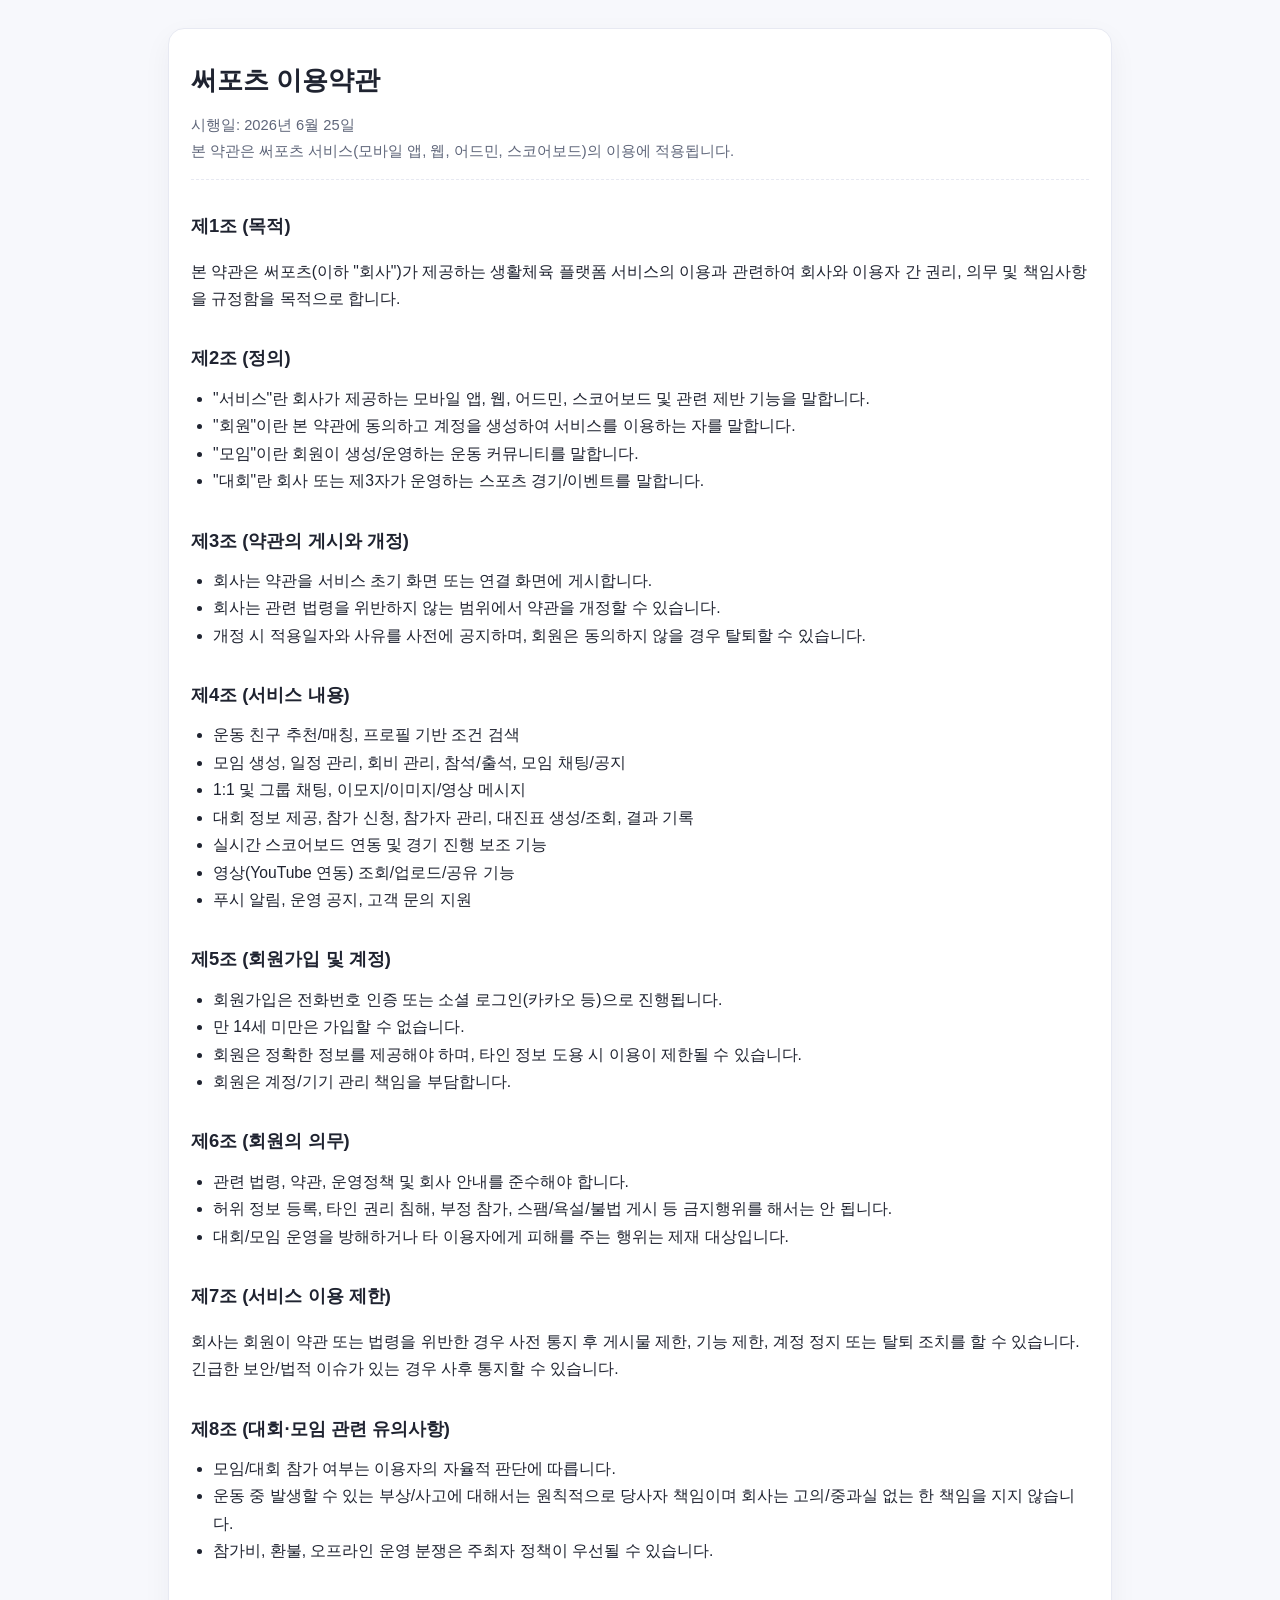
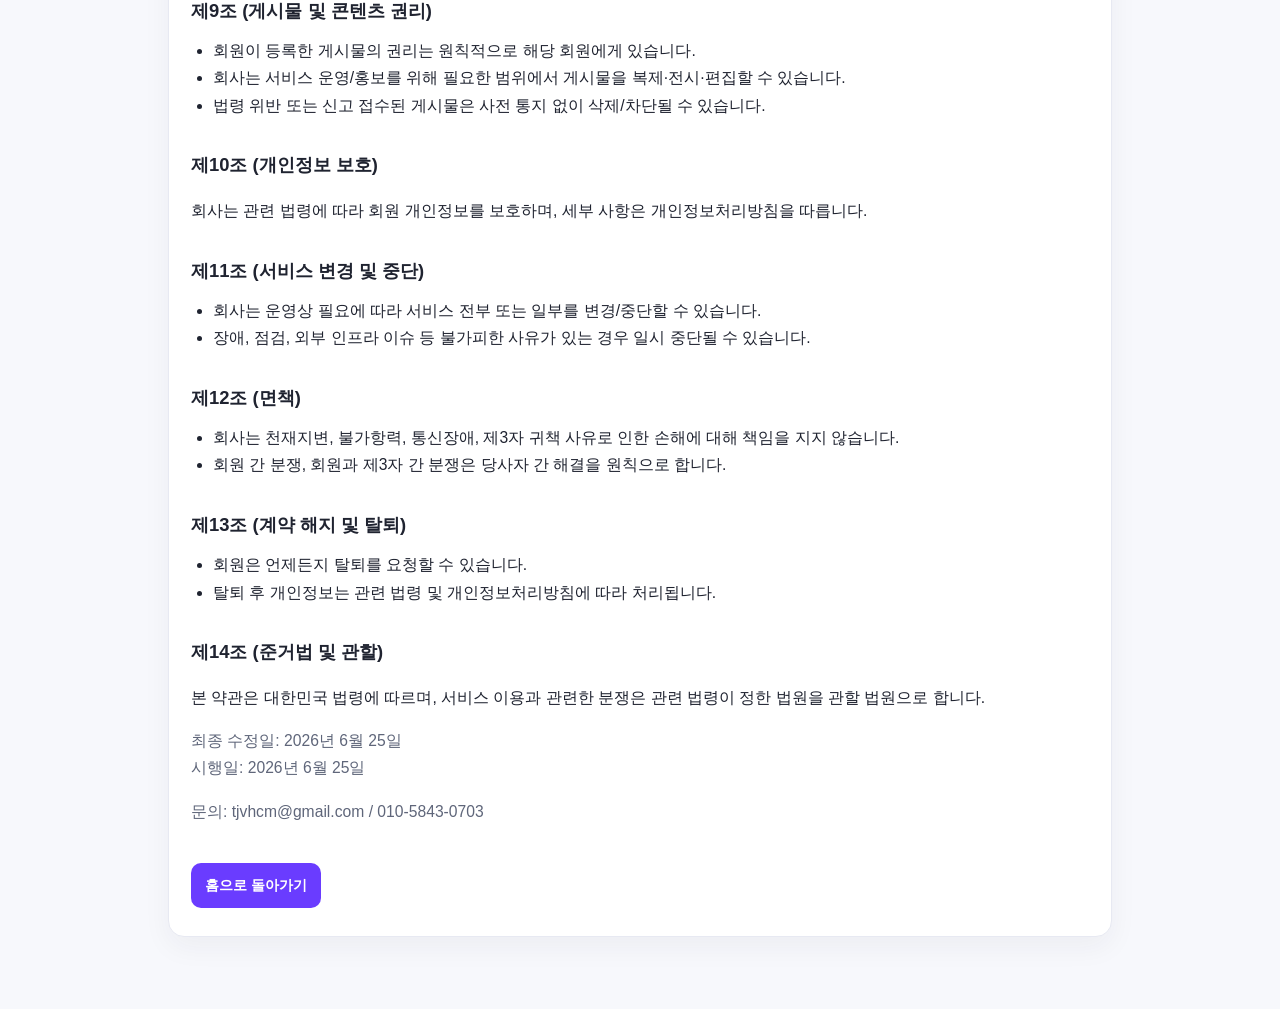
<file: terms.html>
<!DOCTYPE html>
<html lang="ko">
<head>
  <meta charset="UTF-8">
  <meta name="viewport" content="width=device-width, initial-scale=1.0">
  <title>써포츠 이용약관</title>
  <meta name="description" content="써포츠 서비스(앱, 웹, 어드민, 스코어보드) 이용약관">
  <style>
    :root {
      color-scheme: light;
      --bg: #f7f8fc;
      --card: #ffffff;
      --text: #1f2330;
      --muted: #5f667a;
      --line: #e7e9f2;
      --brand: #6a3cff;
    }
    * { box-sizing: border-box; }
    body {
      margin: 0;
      font-family: "Noto Sans KR", -apple-system, BlinkMacSystemFont, "Segoe UI", sans-serif;
      background: var(--bg);
      color: var(--text);
      line-height: 1.75;
    }
    .wrap { max-width: 980px; margin: 0 auto; padding: 28px 18px 72px; }
    .card {
      background: var(--card);
      border: 1px solid var(--line);
      border-radius: 16px;
      padding: 28px 22px;
      box-shadow: 0 10px 28px rgba(30, 41, 59, 0.05);
    }
    h1 { font-size: 1.65rem; margin: 0 0 10px; }
    h2 { font-size: 1.15rem; margin: 30px 0 10px; }
    p, li { color: var(--text); font-size: 0.98rem; }
    ul { margin: 8px 0 8px 22px; padding: 0; }
    .meta {
      color: var(--muted);
      font-size: 0.92rem;
      margin-bottom: 18px;
      padding-bottom: 14px;
      border-bottom: 1px dashed var(--line);
    }
    .muted { color: var(--muted); }
    .back {
      display: inline-block;
      margin-top: 22px;
      text-decoration: none;
      color: #fff;
      background: var(--brand);
      padding: 10px 14px;
      border-radius: 10px;
      font-weight: 700;
      font-size: 0.9rem;
    }
  </style>
</head>
<body>
  <div class="wrap">
    <div class="card">
      <h1>써포츠 이용약관</h1>
      <div class="meta">
        시행일: 2026년 6월 25일<br>
        본 약관은 써포츠 서비스(모바일 앱, 웹, 어드민, 스코어보드)의 이용에 적용됩니다.
      </div>

      <h2>제1조 (목적)</h2>
      <p>
        본 약관은 써포츠(이하 "회사")가 제공하는 생활체육 플랫폼 서비스의 이용과 관련하여
        회사와 이용자 간 권리, 의무 및 책임사항을 규정함을 목적으로 합니다.
      </p>

      <h2>제2조 (정의)</h2>
      <ul>
        <li>"서비스"란 회사가 제공하는 모바일 앱, 웹, 어드민, 스코어보드 및 관련 제반 기능을 말합니다.</li>
        <li>"회원"이란 본 약관에 동의하고 계정을 생성하여 서비스를 이용하는 자를 말합니다.</li>
        <li>"모임"이란 회원이 생성/운영하는 운동 커뮤니티를 말합니다.</li>
        <li>"대회"란 회사 또는 제3자가 운영하는 스포츠 경기/이벤트를 말합니다.</li>
      </ul>

      <h2>제3조 (약관의 게시와 개정)</h2>
      <ul>
        <li>회사는 약관을 서비스 초기 화면 또는 연결 화면에 게시합니다.</li>
        <li>회사는 관련 법령을 위반하지 않는 범위에서 약관을 개정할 수 있습니다.</li>
        <li>개정 시 적용일자와 사유를 사전에 공지하며, 회원은 동의하지 않을 경우 탈퇴할 수 있습니다.</li>
      </ul>

      <h2>제4조 (서비스 내용)</h2>
      <ul>
        <li>운동 친구 추천/매칭, 프로필 기반 조건 검색</li>
        <li>모임 생성, 일정 관리, 회비 관리, 참석/출석, 모임 채팅/공지</li>
        <li>1:1 및 그룹 채팅, 이모지/이미지/영상 메시지</li>
        <li>대회 정보 제공, 참가 신청, 참가자 관리, 대진표 생성/조회, 결과 기록</li>
        <li>실시간 스코어보드 연동 및 경기 진행 보조 기능</li>
        <li>영상(YouTube 연동) 조회/업로드/공유 기능</li>
        <li>푸시 알림, 운영 공지, 고객 문의 지원</li>
      </ul>

      <h2>제5조 (회원가입 및 계정)</h2>
      <ul>
        <li>회원가입은 전화번호 인증 또는 소셜 로그인(카카오 등)으로 진행됩니다.</li>
        <li>만 14세 미만은 가입할 수 없습니다.</li>
        <li>회원은 정확한 정보를 제공해야 하며, 타인 정보 도용 시 이용이 제한될 수 있습니다.</li>
        <li>회원은 계정/기기 관리 책임을 부담합니다.</li>
      </ul>

      <h2>제6조 (회원의 의무)</h2>
      <ul>
        <li>관련 법령, 약관, 운영정책 및 회사 안내를 준수해야 합니다.</li>
        <li>허위 정보 등록, 타인 권리 침해, 부정 참가, 스팸/욕설/불법 게시 등 금지행위를 해서는 안 됩니다.</li>
        <li>대회/모임 운영을 방해하거나 타 이용자에게 피해를 주는 행위는 제재 대상입니다.</li>
      </ul>

      <h2>제7조 (서비스 이용 제한)</h2>
      <p>
        회사는 회원이 약관 또는 법령을 위반한 경우 사전 통지 후 게시물 제한, 기능 제한, 계정 정지 또는 탈퇴 조치를 할 수 있습니다.
        긴급한 보안/법적 이슈가 있는 경우 사후 통지할 수 있습니다.
      </p>

      <h2>제8조 (대회·모임 관련 유의사항)</h2>
      <ul>
        <li>모임/대회 참가 여부는 이용자의 자율적 판단에 따릅니다.</li>
        <li>운동 중 발생할 수 있는 부상/사고에 대해서는 원칙적으로 당사자 책임이며 회사는 고의/중과실 없는 한 책임을 지지 않습니다.</li>
        <li>참가비, 환불, 오프라인 운영 분쟁은 주최자 정책이 우선될 수 있습니다.</li>
      </ul>

      <h2>제9조 (게시물 및 콘텐츠 권리)</h2>
      <ul>
        <li>회원이 등록한 게시물의 권리는 원칙적으로 해당 회원에게 있습니다.</li>
        <li>회사는 서비스 운영/홍보를 위해 필요한 범위에서 게시물을 복제·전시·편집할 수 있습니다.</li>
        <li>법령 위반 또는 신고 접수된 게시물은 사전 통지 없이 삭제/차단될 수 있습니다.</li>
      </ul>

      <h2>제10조 (개인정보 보호)</h2>
      <p>
        회사는 관련 법령에 따라 회원 개인정보를 보호하며, 세부 사항은 개인정보처리방침을 따릅니다.
      </p>

      <h2>제11조 (서비스 변경 및 중단)</h2>
      <ul>
        <li>회사는 운영상 필요에 따라 서비스 전부 또는 일부를 변경/중단할 수 있습니다.</li>
        <li>장애, 점검, 외부 인프라 이슈 등 불가피한 사유가 있는 경우 일시 중단될 수 있습니다.</li>
      </ul>

      <h2>제12조 (면책)</h2>
      <ul>
        <li>회사는 천재지변, 불가항력, 통신장애, 제3자 귀책 사유로 인한 손해에 대해 책임을 지지 않습니다.</li>
        <li>회원 간 분쟁, 회원과 제3자 간 분쟁은 당사자 간 해결을 원칙으로 합니다.</li>
      </ul>

      <h2>제13조 (계약 해지 및 탈퇴)</h2>
      <ul>
        <li>회원은 언제든지 탈퇴를 요청할 수 있습니다.</li>
        <li>탈퇴 후 개인정보는 관련 법령 및 개인정보처리방침에 따라 처리됩니다.</li>
      </ul>

      <h2>제14조 (준거법 및 관할)</h2>
      <p>
        본 약관은 대한민국 법령에 따르며, 서비스 이용과 관련한 분쟁은 관련 법령이 정한 법원을 관할 법원으로 합니다.
      </p>

      <p class="muted">
        최종 수정일: 2026년 6월 25일<br>
        시행일: 2026년 6월 25일
      </p>
      <p class="muted">문의: tjvhcm@gmail.com / 010-5843-0703</p>

      <a class="back" href="index.html">홈으로 돌아가기</a>
    </div>
  </div>
  <script src="js/hp-track.js" defer></script>
</body>
</html>
</file>
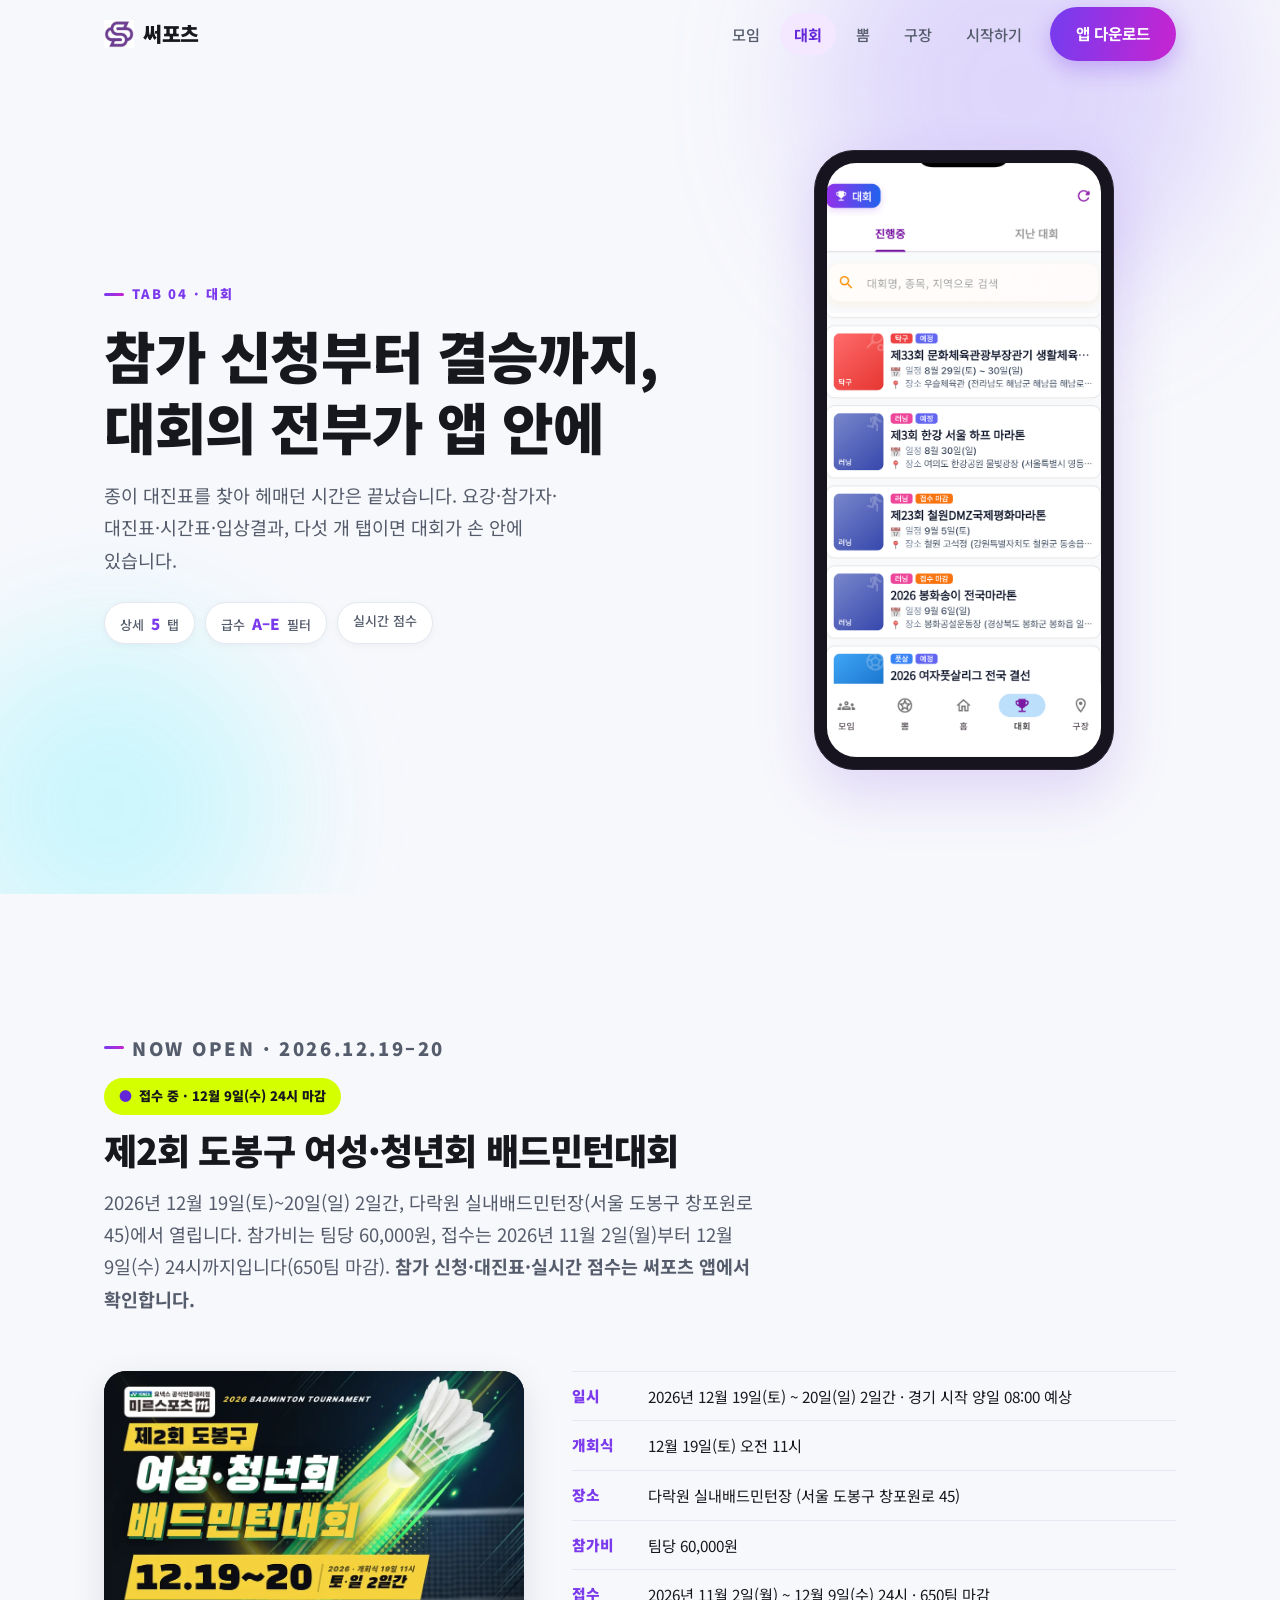
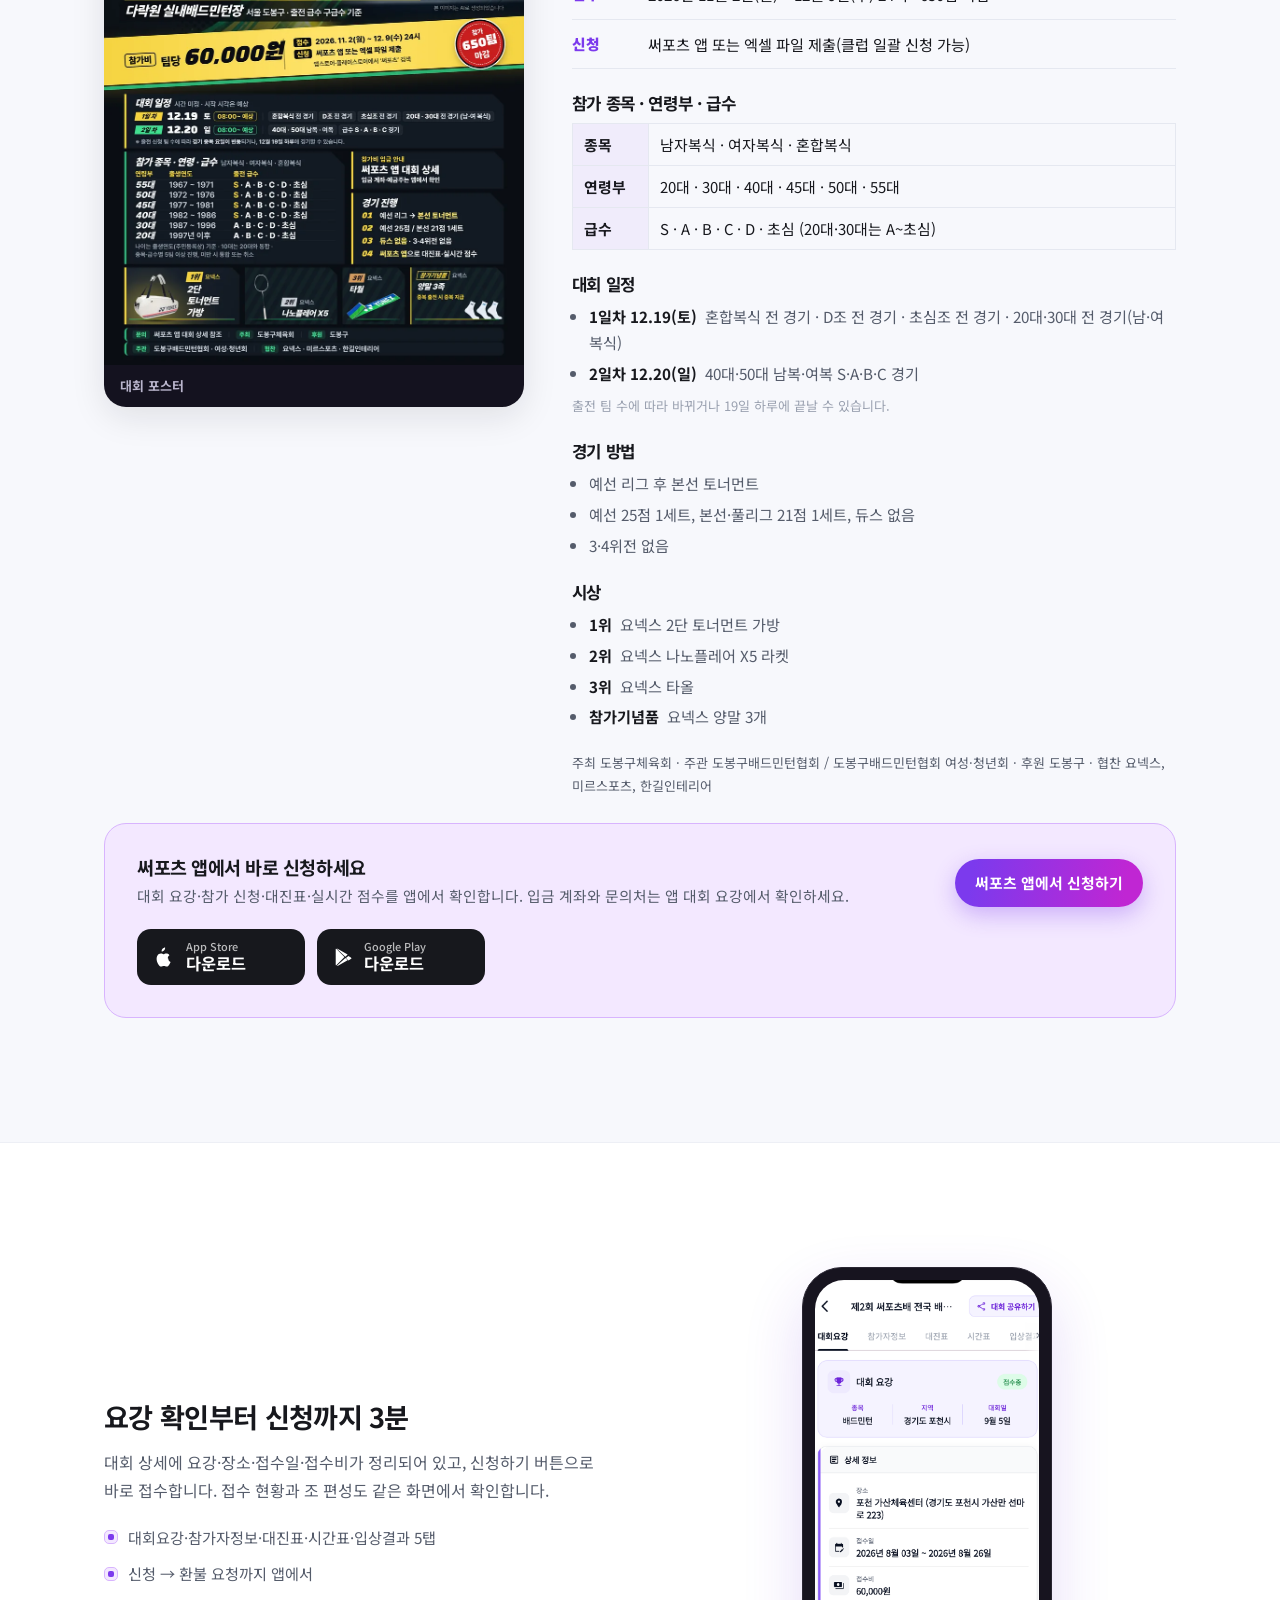
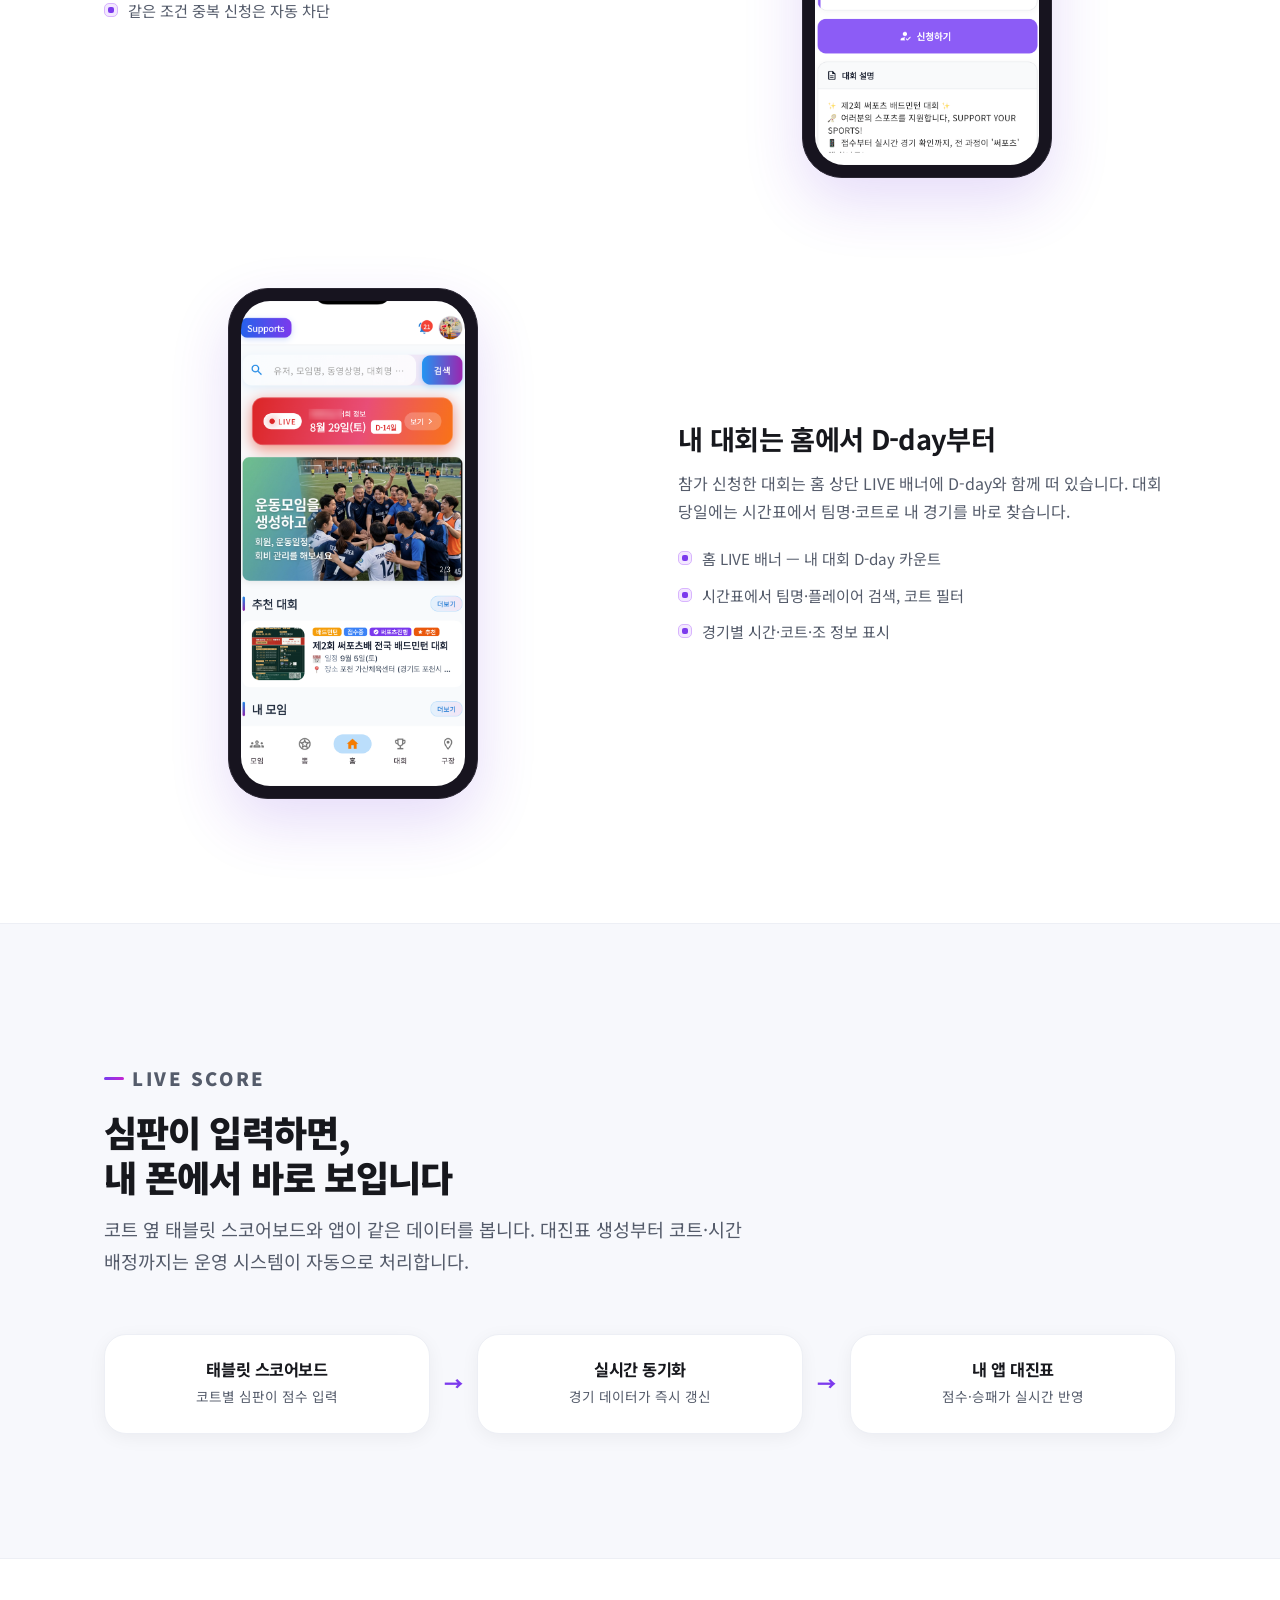
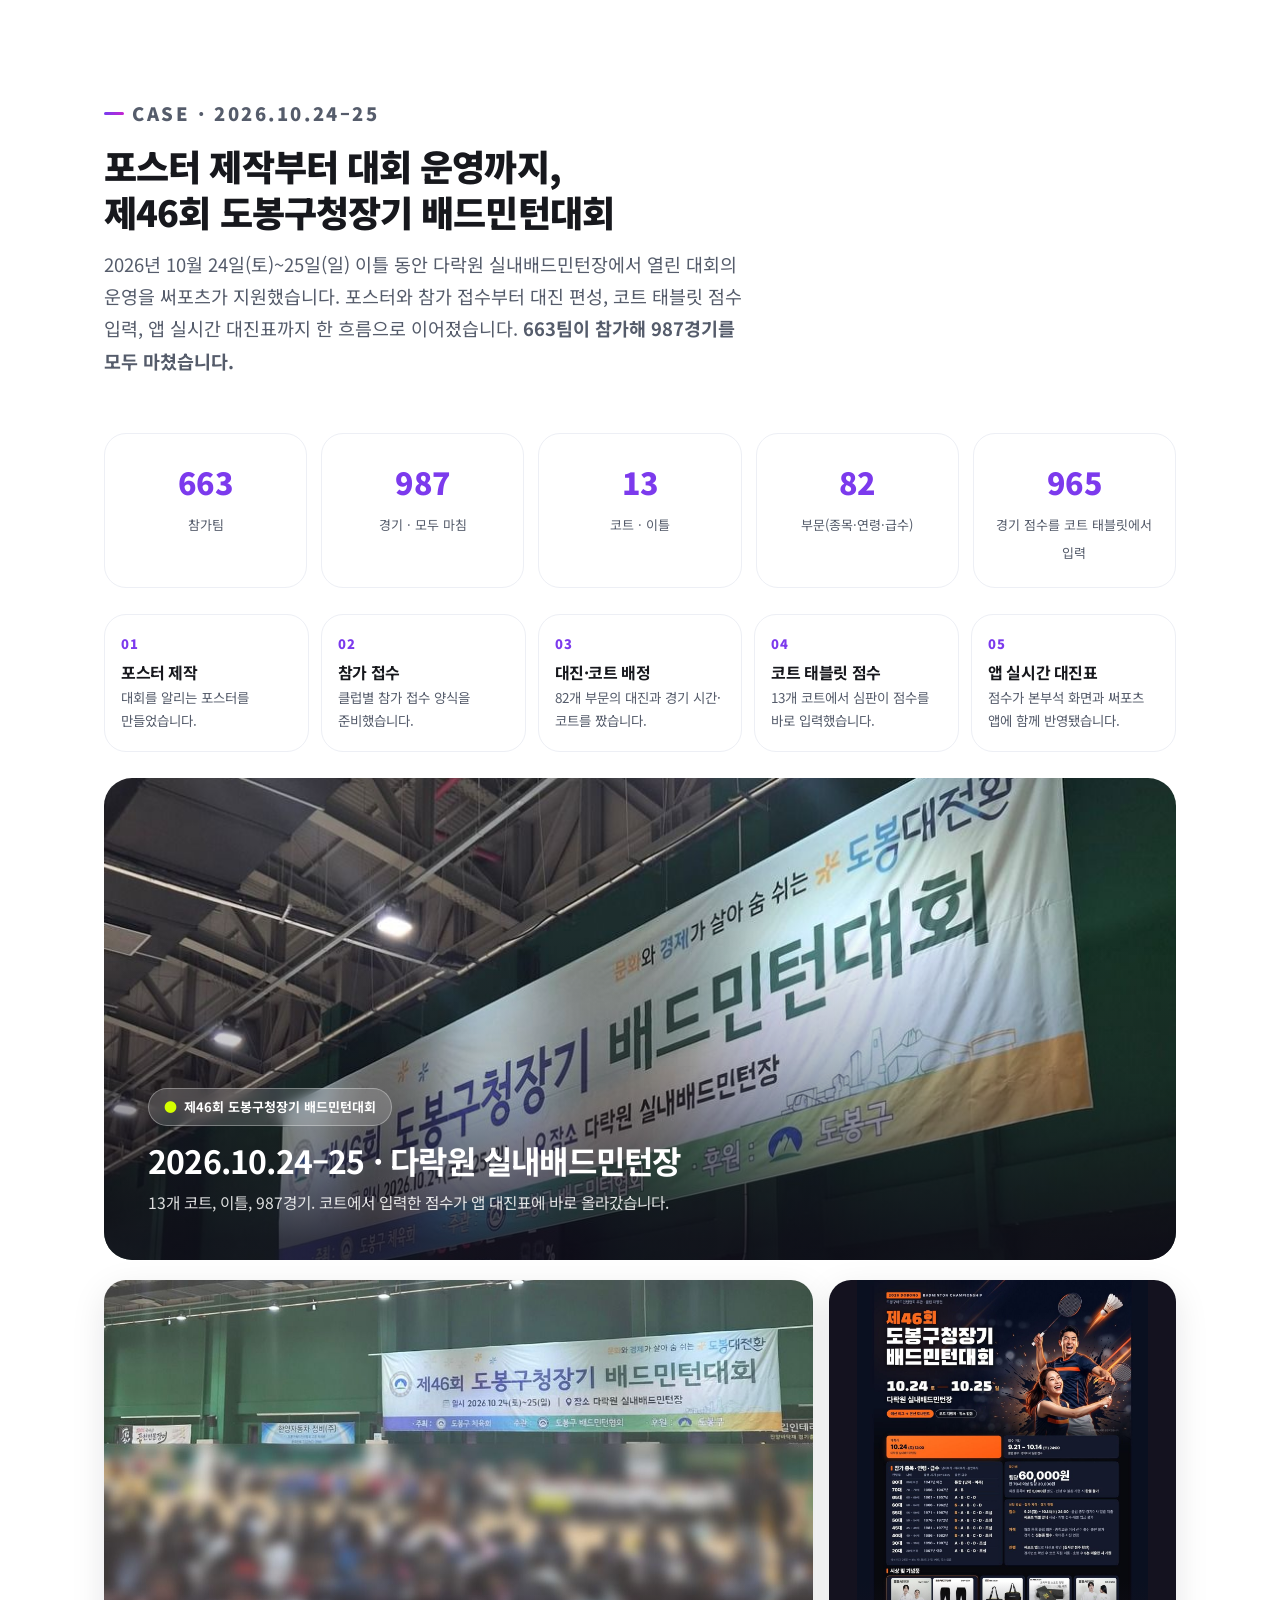
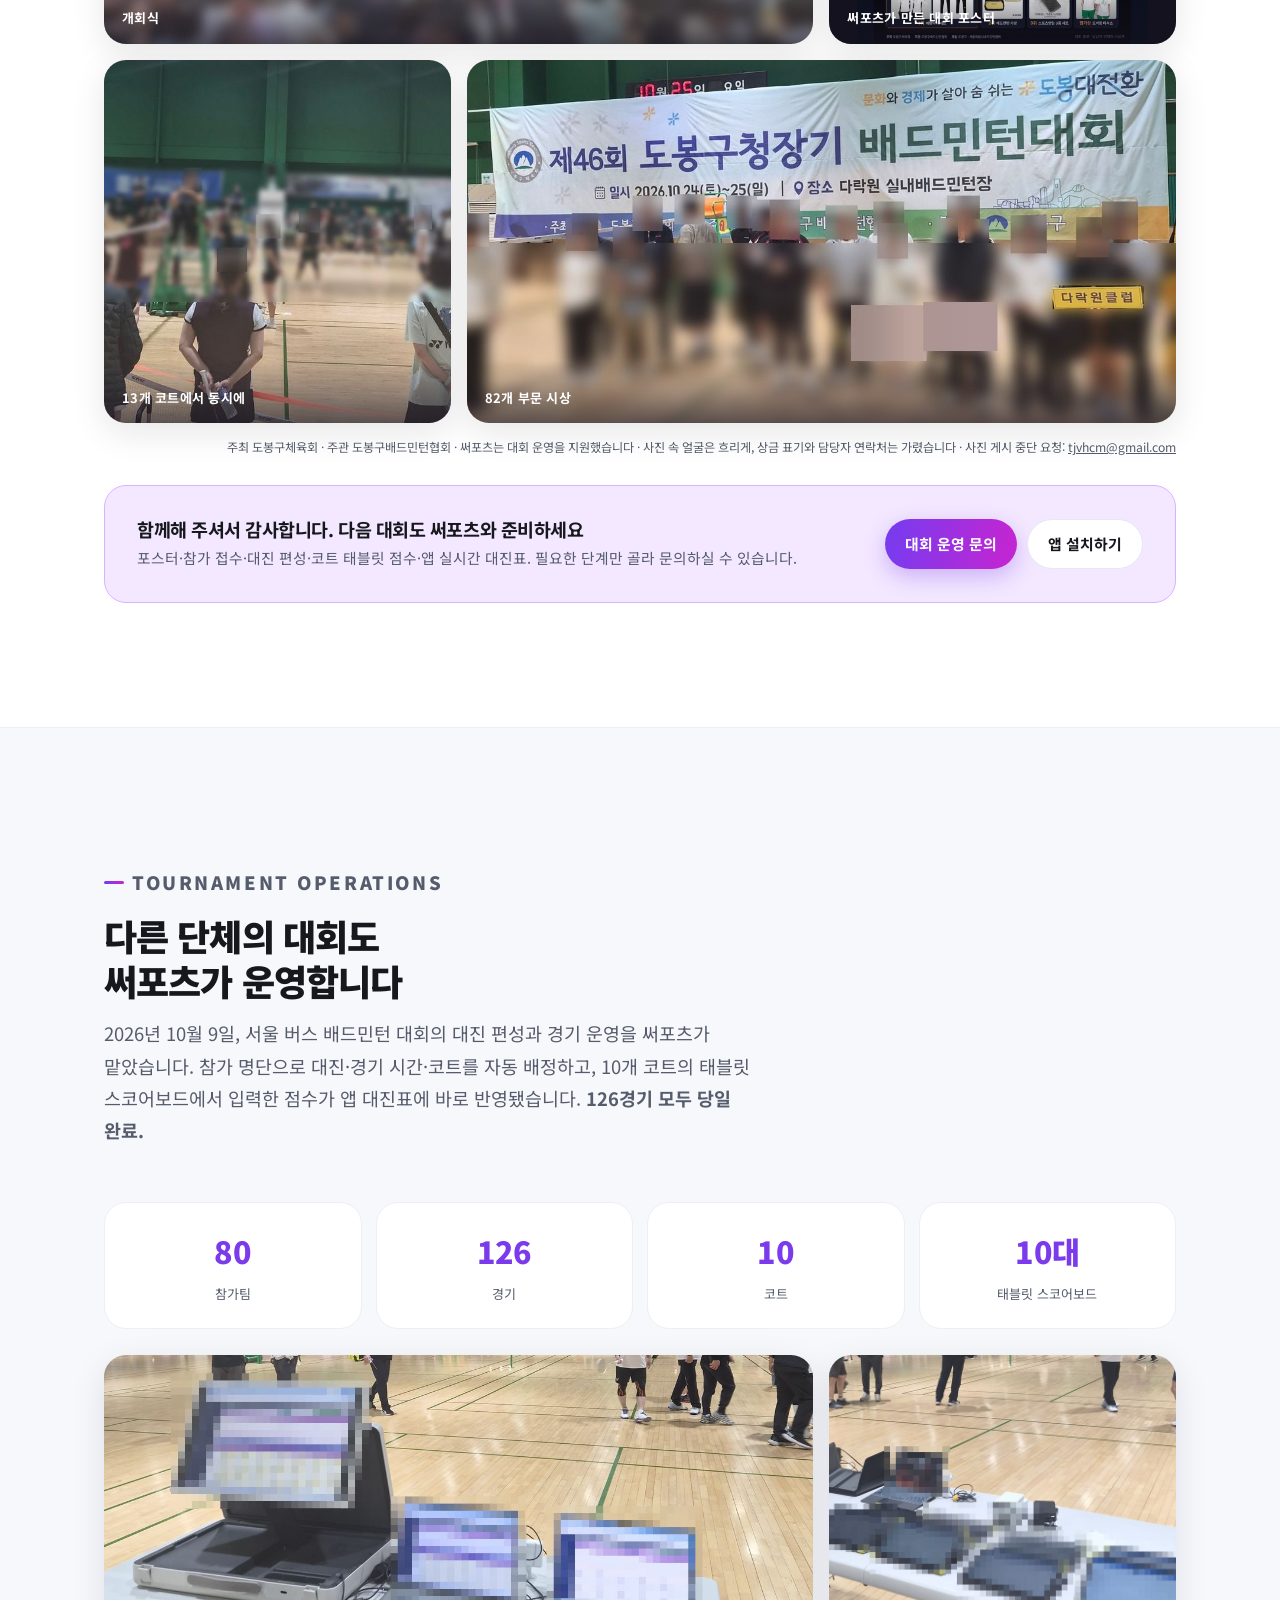
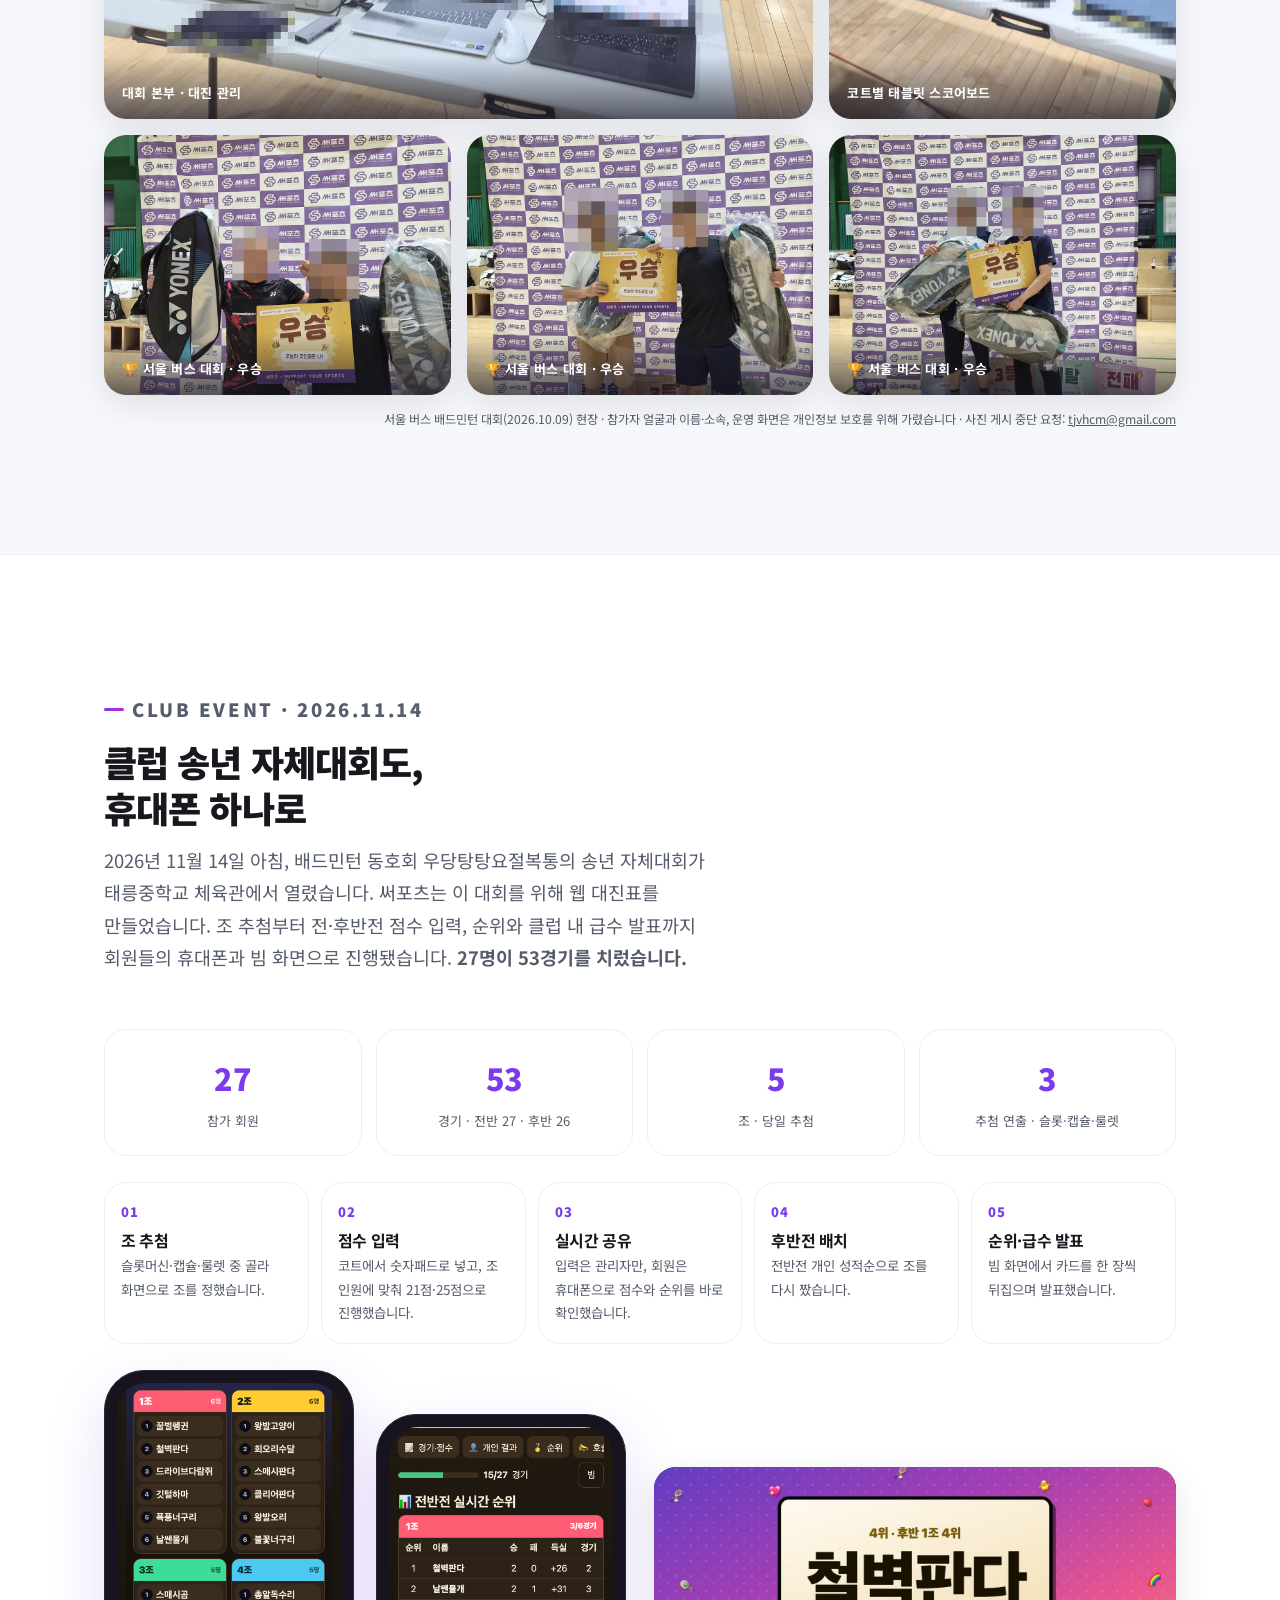
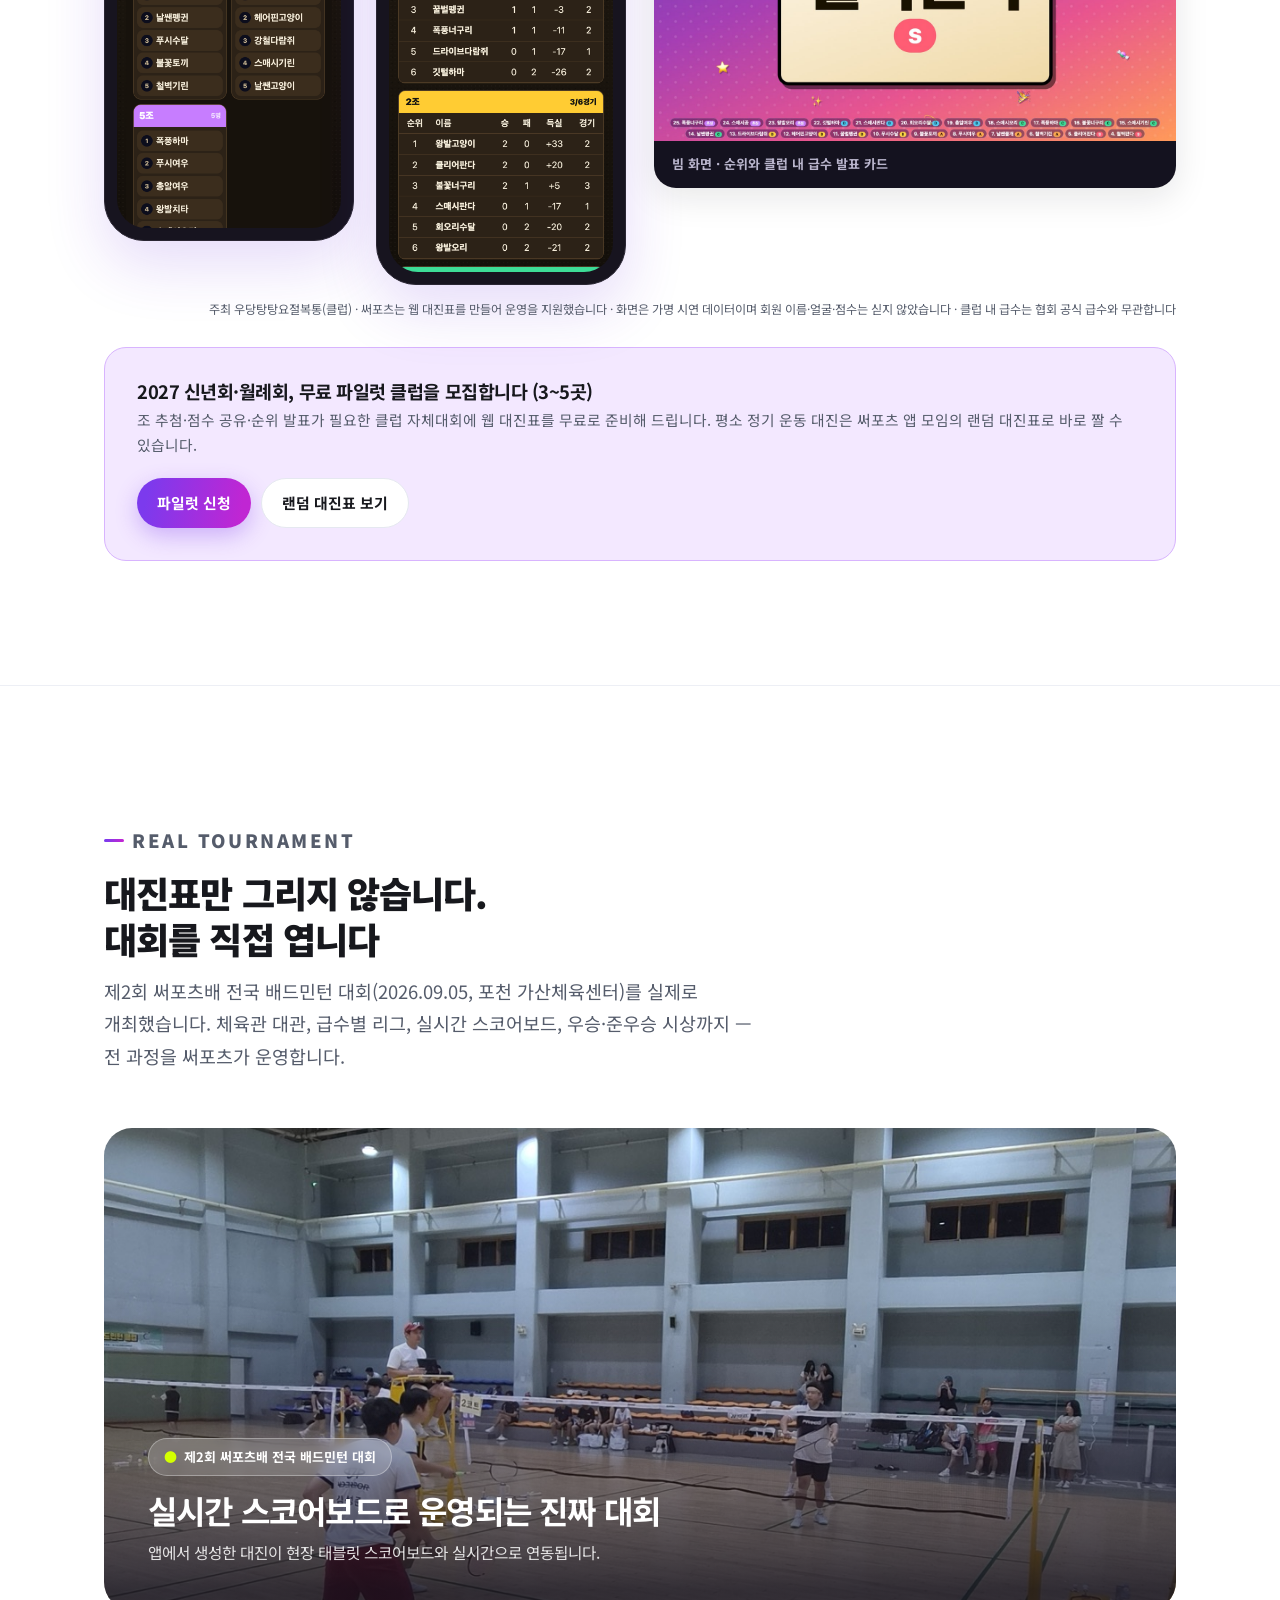
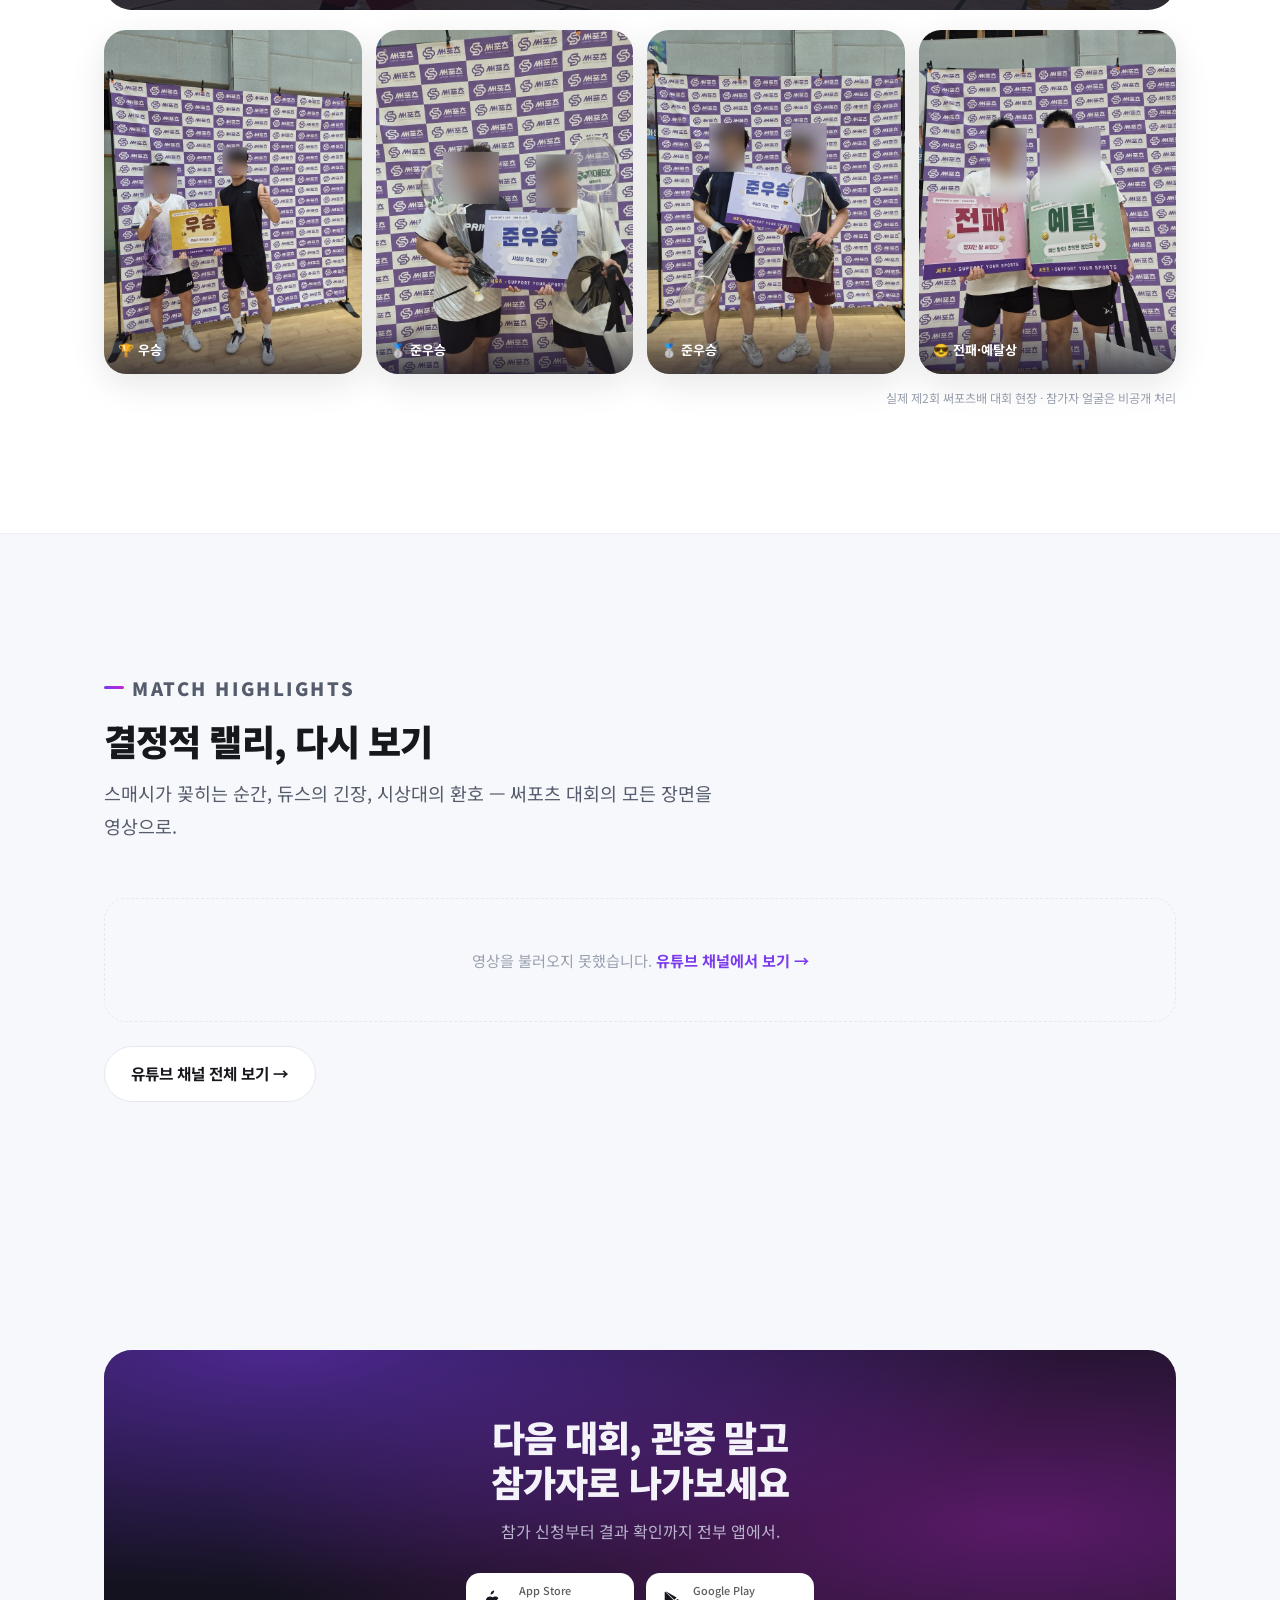
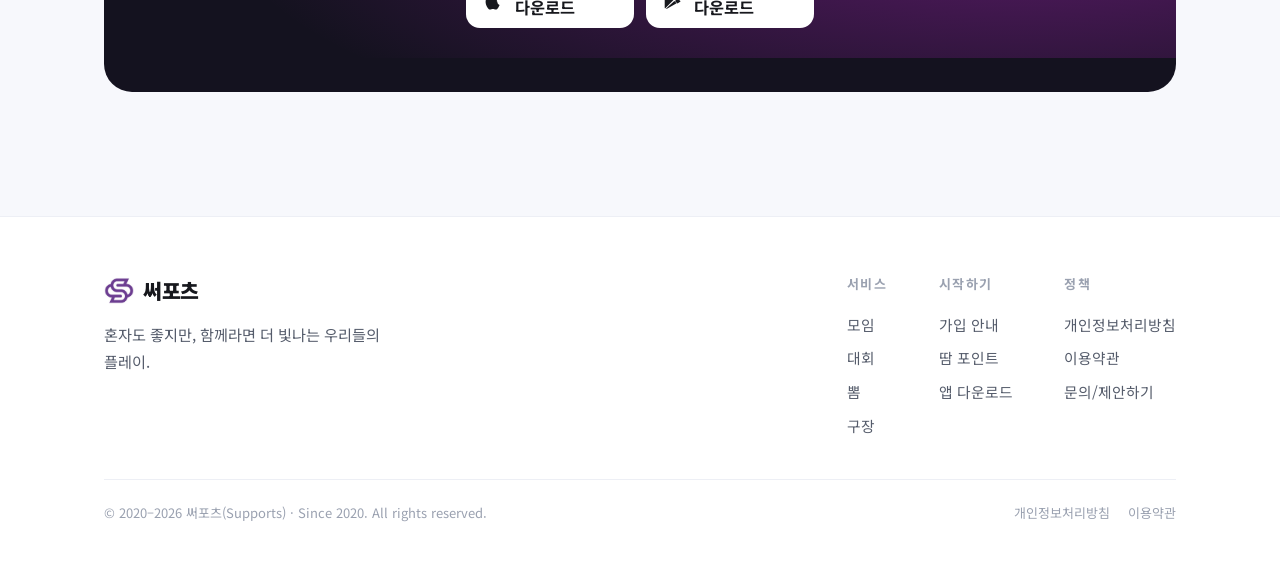
<file: tournaments.html>
<!DOCTYPE html>
<html lang="ko">
<head>
  <meta charset="UTF-8">
  <meta name="viewport" content="width=device-width, initial-scale=1.0">
  <title>배드민턴 대회 접수·일정·대진표 | 써포츠 — 제2회 도봉구 여성·청년회 배드민턴대회 접수 중</title>
  <meta name="description" content="제2회 도봉구 여성·청년회 배드민턴대회 접수 중 — 2026.12.19(토)~20(일) 다락원 실내배드민턴장, 팀당 6만 원, 12월 9일(수)까지 써포츠 앱에서 신청. 대진표·실시간 점수는 써포츠 앱에서. 운영 사례: 제46회 도봉구청장기 배드민턴대회(663팀·987경기).">
  <meta property="og:title" content="배드민턴 대회 접수·일정·대진표 | 써포츠 — 제2회 도봉구 여성·청년회 배드민턴대회 접수 중">
  <meta property="og:description" content="제2회 도봉구 여성·청년회 배드민턴대회 — 12.19~20 다락원 실내배드민턴장, 팀당 6만 원, 접수 12월 9일(수)까지. 대진표·실시간 점수는 써포츠 앱에서. 제46회 도봉구청장기 663팀·987경기 운영.">
  <meta property="og:type" content="website">
  <meta property="og:image" content="https://supportsmt.com/assets/tournament/dobong-women-youth-2026-og.jpg">
  <meta property="og:image:width" content="1200">
  <meta property="og:image:height" content="630">
  <meta property="og:image:alt" content="제2회 도봉구 여성·청년회 배드민턴대회 — 2026.12.19~20 다락원 실내배드민턴장, 접수 중">
  <meta property="og:site_name" content="써포츠">
  <meta property="og:locale" content="ko_KR">
  <meta property="og:url" content="https://supportsmt.com/tournaments.html">
  <link rel="canonical" href="https://supportsmt.com/tournaments.html">
  <link rel="icon" type="image/png" href="assets/favicon.png">
  <link rel="preconnect" href="https://fonts.googleapis.com">
  <link rel="preconnect" href="https://fonts.gstatic.com" crossorigin>
  <link href="https://fonts.googleapis.com/css2?family=Noto+Sans+KR:wght@400;500;700;900&display=swap" rel="stylesheet">
  <link rel="stylesheet" href="css/tokens.css?v=20261126a">
  <link rel="stylesheet" href="css/base.css?v=20261126a">
  <link rel="stylesheet" href="css/layout.css?v=20261126a">
  <link rel="stylesheet" href="css/components.css?v=20261126a">
  <script>document.documentElement.classList.add("js");</script>
  <script type="application/ld+json">
  {
    "@context": "https://schema.org",
    "@type": "SportsEvent",
    "name": "제2회 도봉구 여성·청년회 배드민턴대회",
    "description": "2026년 12월 19일(토)~20일(일) 2일간 다락원 실내배드민턴장에서 열리는 배드민턴대회. 남자복식·여자복식·혼합복식, 연령부 20대~55대, 급수 S~초심. 참가비 팀당 60,000원, 접수 2026년 11월 2일~12월 9일(650팀 마감). 참가 신청·대진표·실시간 점수는 써포츠 앱에서.",
    "startDate": "2026-12-19",
    "endDate": "2026-12-20",
    "eventStatus": "https://schema.org/EventScheduled",
    "eventAttendanceMode": "https://schema.org/OfflineEventAttendanceMode",
    "sport": "Badminton",
    "inLanguage": "ko-KR",
    "url": "https://supportsmt.com/tournaments.html#dobong-women-youth",
    "image": "https://supportsmt.com/assets/tournament/dobong-women-youth-2026-poster.webp",
    "location": {
      "@type": "Place",
      "name": "다락원 실내배드민턴장",
      "address": {
        "@type": "PostalAddress",
        "streetAddress": "창포원로 45",
        "addressLocality": "도봉구",
        "addressRegion": "서울특별시",
        "addressCountry": "KR"
      }
    },
    "organizer": [
      { "@type": "Organization", "name": "도봉구체육회" },
      { "@type": "Organization", "name": "도봉구배드민턴협회" }
    ],
    "offers": {
      "@type": "Offer",
      "price": "60000",
      "priceCurrency": "KRW",
      "validFrom": "2026-11-02",
      "availability": "https://schema.org/InStock",
      "url": "https://supportsmt.com/tournaments.html#dobong-women-youth"
    }
  }
  </script>
  <script type="application/ld+json">
  {
    "@context": "https://schema.org",
    "@type": "BreadcrumbList",
    "itemListElement": [
      { "@type": "ListItem", "position": 1, "name": "써포츠", "item": "https://supportsmt.com/" },
      { "@type": "ListItem", "position": 2, "name": "대회", "item": "https://supportsmt.com/tournaments.html" }
    ]
  }
  </script>
</head>
<body data-nav="tournaments">

<header class="header">
  <div class="container header__inner">
    <a href="index.html" class="logo"><img src="assets/ci_symbol.png" class="logo__mark" alt="써포츠 CI">써포츠</a>
    <nav class="nav" aria-label="주요 메뉴">
      <a href="groups.html" class="nav__link" data-nav-link="groups">모임</a>
      <a href="tournaments.html" class="nav__link" data-nav-link="tournaments">대회</a>
      <a href="bbom.html" class="nav__link" data-nav-link="bbom">뽐</a>
      <a href="courts.html" class="nav__link" data-nav-link="courts">구장</a>
      <a href="start.html" class="nav__link" data-nav-link="start">시작하기</a>
      <a href="index.html#download" class="btn btn--violet nav__cta">앱 다운로드</a>
    </nav>
    <button class="menu-toggle" id="menuToggle" aria-label="메뉴 열기" aria-expanded="false" aria-controls="mobileMenu">
      <span></span><span></span><span></span>
    </button>
  </div>
</header>

<div class="mobile-menu" id="mobileMenu">
  <div class="container">
    <ul class="mobile-menu__list">
      <li><a href="index.html" data-nav-link="home">홈</a></li>
      <li><a href="groups.html" data-nav-link="groups">모임</a></li>
      <li><a href="tournaments.html" data-nav-link="tournaments">대회</a></li>
      <li><a href="bbom.html" data-nav-link="bbom">뽐</a></li>
      <li><a href="courts.html" data-nav-link="courts">구장</a></li>
      <li><a href="start.html" data-nav-link="start">시작하기</a></li>
    </ul>
    <div class="mobile-menu__stores">
          <a class="store-btn" href="https://apps.apple.com/kr/app/id6758224083" target="_blank" rel="noopener">
            <svg width="22" height="22" viewBox="0 0 24 24" fill="currentColor" aria-hidden="true"><path d="M16.634 13.684c.01 2.844 2.476 3.8 2.502 3.81-.023.076-.39 1.346-1.286 2.665-.776 1.134-1.585 2.263-2.855 2.285-1.25.02-1.65-.742-3.078-.742-1.428 0-1.876.72-3.058.762-1.226.04-2.16-1.237-2.946-2.376-1.606-2.327-2.827-6.58-1.182-9.434.816-1.417 2.275-2.31 3.864-2.336 1.127-.02 2.19.762 2.876.762.686 0 1.972-.942 3.322-.803.565.023 2.152.23 3.17 1.724-.078.05-1.9 1.11-1.88 3.424zm-4.398-9.06c.665-.805 1.113-1.922.99-3.033-.957.04-2.116.643-2.802 1.442-.614.706-1.152 1.84-1.008 2.923 1.07.085 2.158-.528 2.82-1.332z"/></svg>
            <span><span class="store-btn__label">App Store</span><span class="store-btn__name">다운로드</span></span>
          </a>
          <a class="store-btn" href="https://play.google.com/store/apps/details?id=com.supports.app&amp;hl=ko" target="_blank" rel="noopener">
            <svg width="20" height="20" viewBox="0 0 24 24" fill="currentColor" aria-hidden="true"><path d="M3.609 1.814 13.792 12 3.61 22.186c-.28-.28-.36-.7-.36-1.13V2.944c0-.43.08-.85.36-1.13zM14.85 13.06l2.72 2.72-11.63 6.6c-.44.25-.94.3-1.36.14l10.27-9.46zm3.68-2.13 2.88 1.63c.98.56.98 1.32 0 1.88l-2.88 1.63-3.02-3.02 3.02-2.12zm-13.95-8.8c.42-.16.92-.1 1.36.14l11.63 6.6-2.72 2.72L4.58 2.13z"/></svg>
            <span><span class="store-btn__label">Google Play</span><span class="store-btn__name">다운로드</span></span>
          </a>
    </div>
  </div>
</div>

<main>

  <section class="page-hero">
    <div class="orbs" aria-hidden="true"><div class="orb orb--violet"></div><div class="orb orb--cyan"></div></div>
    <div class="container page-hero__grid">
      <div>
        <p class="eyebrow">TAB 04 · 대회</p>
        <h1>참가 신청부터 결승까지,<br>대회의 전부가 앱 안에</h1>
        <p class="page-hero__lead">
          종이 대진표를 찾아 헤매던 시간은 끝났습니다.
          요강·참가자·대진표·시간표·입상결과, 다섯 개 탭이면 대회가 손 안에 있습니다.
        </p>
        <div class="page-hero__chips">
          <span class="chip">상세 <b>5</b>탭</span>
          <span class="chip">급수 <b>A–E</b> 필터</span>
          <span class="chip">실시간 점수</span>
        </div>
      </div>
      <div class="split__media">
        <div class="phone"><img src="assets/app2/tournaments.png" alt="써포츠 대회 탭 — 진행중 대회 목록" loading="eager"></div>
      </div>
    </div>
  </section>

  <!-- 접수 중 대회 — 제2회 도봉구 여성·청년회 배드민턴대회 (2026.12.19~20, 2026-11-26 추가) -->
  <section class="section" id="dobong-women-youth" aria-labelledby="wy-title">
    <div class="container">
      <div class="sec-head reveal">
        <p class="eyebrow">Now Open · 2026.12.19–20</p>
        <span class="open-flag"><b>●</b> 접수 중 · 12월 9일(수) 24시 마감</span>
        <h2 id="wy-title">제2회 도봉구 여성·청년회 배드민턴대회</h2>
        <p>2026년 12월 19일(토)~20일(일) 2일간, 다락원 실내배드민턴장(서울 도봉구 창포원로 45)에서 열립니다.
          참가비는 팀당 60,000원, 접수는 2026년 11월 2일(월)부터 12월 9일(수) 24시까지입니다(650팀 마감).
          <strong>참가 신청·대진표·실시간 점수는 써포츠 앱에서 확인합니다.</strong></p>
      </div>

      <div class="wy-grid">
        <figure class="wy-poster reveal">
          <img src="assets/tournament/dobong-women-youth-2026-poster.webp" width="900" height="1273" alt="제2회 도봉구 여성·청년회 배드민턴대회 포스터 — 12.19~20 토·일 2일간, 다락원 실내배드민턴장, 참가비 팀당 60,000원, 접수 11.2~12.9(포스터 인물·배경은 AI 생성 이미지)" loading="eager">
          <figcaption>대회 포스터</figcaption>
        </figure>

        <div class="wy-body reveal">
          <dl class="wy-facts">
            <div><dt>일시</dt><dd>2026년 12월 19일(토) ~ 20일(일) 2일간 · 경기 시작 양일 08:00 예상</dd></div>
            <div><dt>개회식</dt><dd>12월 19일(토) 오전 11시</dd></div>
            <div><dt>장소</dt><dd>다락원 실내배드민턴장 (서울 도봉구 창포원로 45)</dd></div>
            <div><dt>참가비</dt><dd>팀당 60,000원</dd></div>
            <div><dt>접수</dt><dd>2026년 11월 2일(월) ~ 12월 9일(수) 24시 · 650팀 마감</dd></div>
            <div><dt>신청</dt><dd>써포츠 앱 또는 엑셀 파일 제출(클럽 일괄 신청 가능)</dd></div>
          </dl>

          <h3 class="wy-sub">참가 종목 · 연령부 · 급수</h3>
          <div class="wy-table">
            <table>
              <tbody>
                <tr><th scope="row">종목</th><td>남자복식 · 여자복식 · 혼합복식</td></tr>
                <tr><th scope="row">연령부</th><td>20대 · 30대 · 40대 · 45대 · 50대 · 55대</td></tr>
                <tr><th scope="row">급수</th><td>S · A · B · C · D · 초심 (20대·30대는 A~초심)</td></tr>
              </tbody>
            </table>
          </div>

          <h3 class="wy-sub">대회 일정</h3>
          <ul class="wy-list">
            <li><b>1일차 12.19(토)</b> 혼합복식 전 경기 · D조 전 경기 · 초심조 전 경기 · 20대·30대 전 경기(남·여 복식)</li>
            <li><b>2일차 12.20(일)</b> 40대·50대 남복·여복 S·A·B·C 경기</li>
          </ul>
          <p class="wy-note">출전 팀 수에 따라 바뀌거나 19일 하루에 끝날 수 있습니다.</p>

          <h3 class="wy-sub">경기 방법</h3>
          <ul class="wy-list">
            <li>예선 리그 후 본선 토너먼트</li>
            <li>예선 25점 1세트, 본선·풀리그 21점 1세트, 듀스 없음</li>
            <li>3·4위전 없음</li>
          </ul>

          <h3 class="wy-sub">시상</h3>
          <ul class="wy-list">
            <li><b>1위</b> 요넥스 2단 토너먼트 가방</li>
            <li><b>2위</b> 요넥스 나노플레어 X5 라켓</li>
            <li><b>3위</b> 요넥스 타올</li>
            <li><b>참가기념품</b> 요넥스 양말 3개</li>
          </ul>

          <p class="wy-org">주최 도봉구체육회 · 주관 도봉구배드민턴협회 / 도봉구배드민턴협회 여성·청년회 · 후원 도봉구 · 협찬 요넥스, 미르스포츠, 한길인테리어</p>
        </div>
      </div>

      <div class="case-cta reveal">
        <div>
          <h3>써포츠 앱에서 바로 신청하세요</h3>
          <p>대회 요강·참가 신청·대진표·실시간 점수를 앱에서 확인합니다. 입금 계좌와 문의처는 앱 대회 요강에서 확인하세요.</p>
        </div>
        <div class="case__actions">
          <a class="btn btn--violet" href="https://play-supportsmt-com.web.app/tournament/T-20261219-002" target="_blank" rel="noopener">써포츠 앱에서 신청하기</a>
        </div>
        <div class="store-row wy-stores">
          <a class="store-btn" href="https://apps.apple.com/kr/app/id6758224083" target="_blank" rel="noopener">
            <svg width="22" height="22" viewBox="0 0 24 24" fill="currentColor" aria-hidden="true"><path d="M16.634 13.684c.01 2.844 2.476 3.8 2.502 3.81-.023.076-.39 1.346-1.286 2.665-.776 1.134-1.585 2.263-2.855 2.285-1.25.02-1.65-.742-3.078-.742-1.428 0-1.876.72-3.058.762-1.226.04-2.16-1.237-2.946-2.376-1.606-2.327-2.827-6.58-1.182-9.434.816-1.417 2.275-2.31 3.864-2.336 1.127-.02 2.19.762 2.876.762.686 0 1.972-.942 3.322-.803.565.023 2.152.23 3.17 1.724-.078.05-1.9 1.11-1.88 3.424zm-4.398-9.06c.665-.805 1.113-1.922.99-3.033-.957.04-2.116.643-2.802 1.442-.614.706-1.152 1.84-1.008 2.923 1.07.085 2.158-.528 2.82-1.332z"/></svg>
            <span><span class="store-btn__label">App Store</span><span class="store-btn__name">다운로드</span></span>
          </a>
          <a class="store-btn" href="https://play.google.com/store/apps/details?id=com.supports.app&amp;hl=ko" target="_blank" rel="noopener">
            <svg width="20" height="20" viewBox="0 0 24 24" fill="currentColor" aria-hidden="true"><path d="M3.609 1.814 13.792 12 3.61 22.186c-.28-.28-.36-.7-.36-1.13V2.944c0-.43.08-.85.36-1.13zM14.85 13.06l2.72 2.72-11.63 6.6c-.44.25-.94.3-1.36.14l10.27-9.46zm3.68-2.13 2.88 1.63c.98.56.98 1.32 0 1.88l-2.88 1.63-3.02-3.02 3.02-2.12zm-13.95-8.8c.42-.16.92-.1 1.36.14l11.63 6.6-2.72 2.72L4.58 2.13z"/></svg>
            <span><span class="store-btn__label">Google Play</span><span class="store-btn__name">다운로드</span></span>
          </a>
        </div>
      </div>
    </div>
  </section>

  <section class="section section--raise">
    <div class="container">
      <div class="split reveal">
        <div class="split__body">
          <h3>요강 확인부터 신청까지 3분</h3>
          <p>대회 상세에 요강·장소·접수일·접수비가 정리되어 있고, 신청하기 버튼으로 바로 접수합니다. 접수 현황과 조 편성도 같은 화면에서 확인합니다.</p>
          <ul class="split__points">
            <li>대회요강·참가자정보·대진표·시간표·입상결과 5탭</li>
            <li>신청 → 환불 요청까지 앱에서</li>
            <li>같은 조건 중복 신청은 자동 차단</li>
          </ul>
        </div>
        <div class="split__media">
          <div class="phone phone--sm"><img src="assets/app2/tournament_detail.png" alt="대회 상세 — 요강·5개 탭·신청하기" loading="lazy"></div>
        </div>
      </div>

      <div class="split split--flip reveal">
        <div class="split__body">
          <h3>내 대회는 홈에서 D-day부터</h3>
          <p>참가 신청한 대회는 홈 상단 LIVE 배너에 D-day와 함께 떠 있습니다. 대회 당일에는 시간표에서 팀명·코트로 내 경기를 바로 찾습니다.</p>
          <ul class="split__points">
            <li>홈 LIVE 배너 — 내 대회 D-day 카운트</li>
            <li>시간표에서 팀명·플레이어 검색, 코트 필터</li>
            <li>경기별 시간·코트·조 정보 표시</li>
          </ul>
        </div>
        <div class="split__media">
          <div class="phone phone--sm"><img src="assets/app2/home.png" alt="홈 화면 LIVE 배너 — 내 대회 D-day 안내" loading="lazy"></div>
        </div>
      </div>
    </div>
  </section>

  <section class="section">
    <div class="container">
      <div class="sec-head reveal">
        <p class="eyebrow">Live Score</p>
        <h2>심판이 입력하면,<br>내 폰에서 바로 보입니다</h2>
        <p>코트 옆 태블릿 스코어보드와 앱이 같은 데이터를 봅니다. 대진표 생성부터 코트·시간 배정까지는 운영 시스템이 자동으로 처리합니다.</p>
      </div>
      <div class="flow reveal">
        <div class="flow__node"><h3>태블릿 스코어보드</h3><p>코트별 심판이 점수 입력</p></div>
        <div class="flow__arrow" aria-hidden="true">→</div>
        <div class="flow__node"><h3>실시간 동기화</h3><p>경기 데이터가 즉시 갱신</p></div>
        <div class="flow__arrow" aria-hidden="true">→</div>
        <div class="flow__node"><h3>내 앱 대진표</h3><p>점수·승패가 실시간 반영</p></div>
      </div>
    </div>
  </section>

  <!-- 운영 사례 — 제46회 도봉구청장기 배드민턴대회 (2026.10.24~25, 2026-10-27 추가) -->
  <section class="section section--raise" id="dobong">
    <div class="container">
      <div class="sec-head reveal">
        <p class="eyebrow">Case · 2026.10.24–25</p>
        <h2>포스터 제작부터 대회 운영까지,<br>제46회 도봉구청장기 배드민턴대회</h2>
        <p>2026년 10월 24일(토)~25일(일) 이틀 동안 다락원 실내배드민턴장에서 열린 대회의 운영을 써포츠가 지원했습니다.
          포스터와 참가 접수부터 대진 편성, 코트 태블릿 점수 입력, 앱 실시간 대진표까지 한 흐름으로 이어졌습니다.
          <strong>663팀이 참가해 987경기를 모두 마쳤습니다.</strong></p>
      </div>
      <div class="event-stats reveal">
        <div class="event-stat"><b>663</b><span>참가팀</span></div>
        <div class="event-stat"><b>987</b><span>경기 · 모두 마침</span></div>
        <div class="event-stat"><b>13</b><span>코트 · 이틀</span></div>
        <div class="event-stat"><b>82</b><span>부문(종목·연령·급수)</span></div>
        <div class="event-stat event-stat--wide"><b>965</b><span>경기 점수를 코트 태블릿에서 입력</span></div>
      </div>
      <ol class="ops-steps reveal" aria-label="써포츠가 맡은 운영 단계">
        <li><h3>포스터 제작</h3><p>대회를 알리는 포스터를 만들었습니다.</p></li>
        <li><h3>참가 접수</h3><p>클럽별 참가 접수 양식을 준비했습니다.</p></li>
        <li><h3>대진·코트 배정</h3><p>82개 부문의 대진과 경기 시간·코트를 짰습니다.</p></li>
        <li><h3>코트 태블릿 점수</h3><p>13개 코트에서 심판이 점수를 바로 입력했습니다.</p></li>
        <li><h3>앱 실시간 대진표</h3><p>점수가 본부석 화면과 써포츠 앱에 함께 반영됐습니다.</p></li>
      </ol>
      <div class="event-hero reveal">
        <img src="assets/tournament/dobong46_court.jpg" width="1080" height="880" alt="제46회 도봉구청장기 배드민턴대회 현수막과 다락원 실내배드민턴장 코트(사람 얼굴은 흐리게 처리)" loading="lazy" style="object-position: center 38%;">
        <div class="event-hero__overlay">
          <span class="event-hero__badge"><b>●</b> 제46회 도봉구청장기 배드민턴대회</span>
          <h3>2026.10.24–25 · 다락원 실내배드민턴장</h3>
          <p>13개 코트, 이틀, 987경기. 코트에서 입력한 점수가 앱 대진표에 바로 올라갔습니다.</p>
        </div>
      </div>
      <div class="photo-mosaic reveal">
        <figure class="wide"><img src="assets/tournament/dobong46_opening.jpg" width="1080" height="620" alt="개회식 — 대회 현수막 아래 체육관 바닥에 모인 참가자들(사람은 모두 흐리게 처리)" loading="lazy"><figcaption>개회식</figcaption></figure>
        <figure class="contain"><img src="assets/tournament/dobong46_poster.jpg" width="1080" height="1350" alt="써포츠가 제작한 제46회 도봉구청장기 배드민턴대회 포스터 — 10.24~10.25 다락원 실내배드민턴장(포스터 인물은 AI 생성 이미지, 담당자 연락처는 가림)" loading="lazy"><figcaption>써포츠가 만든 대회 포스터</figcaption></figure>
        <figure><img src="assets/tournament/dobong46_match.jpg" width="1080" height="600" alt="코트 밖에서 경기를 지켜보는 참가자들의 뒷모습과 경기 중인 코트(얼굴은 흐리게 처리)" loading="lazy"><figcaption>13개 코트에서 동시에</figcaption></figure>
        <figure class="wide"><img src="assets/tournament/dobong46_award.jpg" width="1080" height="596" alt="시상식 — 대회 현수막 아래 입상팀(얼굴은 흐리게, 상금 표기는 가림)" loading="lazy"><figcaption>82개 부문 시상</figcaption></figure>
      </div>
      <p class="photo-note" style="color:var(--text-2)">주최 도봉구체육회 · 주관 도봉구배드민턴협회 · 써포츠는 대회 운영을 지원했습니다 · 사진 속 얼굴은 흐리게, 상금 표기와 담당자 연락처는 가렸습니다 · 사진 게시 중단 요청: <a href="mailto:tjvhcm@gmail.com" style="text-decoration:underline">tjvhcm@gmail.com</a></p>
      <div class="case-cta reveal">
        <div>
          <h3>함께해 주셔서 감사합니다. 다음 대회도 써포츠와 준비하세요</h3>
          <p>포스터·참가 접수·대진 편성·코트 태블릿 점수·앱 실시간 대진표. 필요한 단계만 골라 문의하실 수 있습니다.</p>
        </div>
        <div class="case__actions">
          <a class="btn btn--violet" href="mailto:tjvhcm@gmail.com?subject=%5B%EB%8C%80%ED%9A%8C%20%EC%9A%B4%EC%98%81%20%EB%AC%B8%EC%9D%98%5D%20%EC%8D%A8%ED%8F%AC%EC%B8%A0%20%ED%99%88%ED%8E%98%EC%9D%B4%EC%A7%80&amp;body=%EB%8C%80%ED%9A%8C%EB%AA%85%C2%B7%EC%A2%85%EB%AA%A9%3A%0A%EC%98%88%EC%A0%95%20%EC%9D%BC%EC%8B%9C%C2%B7%EC%9E%A5%EC%86%8C%3A%0A%EC%98%88%EC%83%81%20%EC%B0%B8%EA%B0%80%ED%8C%80%20%EC%88%98%3A%0A%ED%95%84%EC%9A%94%ED%95%9C%20%EC%9D%BC%28%ED%8F%AC%EC%8A%A4%ED%84%B0%C2%B7%EC%A0%91%EC%88%98%C2%B7%EB%8C%80%EC%A7%84%C2%B7%EC%A0%90%EC%88%98%ED%8C%90%C2%B7%EC%95%B1%20LIVE%29%3A%0A%EB%8B%B4%EB%8B%B9%EC%9E%90%20%EC%97%B0%EB%9D%BD%EC%B2%98%3A%0A">대회 운영 문의</a>
          <a class="btn btn--ghost" href="#download-cta">앱 설치하기</a>
        </div>
      </div>
    </div>
  </section>

  <!-- 외부 대회 운영 실적 — 서울 버스 배드민턴 대회 (2026.10.09) -->
  <section class="section" id="event-bus">
    <div class="container">
      <div class="sec-head reveal">
        <p class="eyebrow">Tournament Operations</p>
        <h2>다른 단체의 대회도<br>써포츠가 운영합니다</h2>
        <p>2026년 10월 9일, 서울 버스 배드민턴 대회의 대진 편성과 경기 운영을 써포츠가 맡았습니다.
          참가 명단으로 대진·경기 시간·코트를 자동 배정하고, 10개 코트의 태블릿 스코어보드에서 입력한 점수가 앱 대진표에 바로 반영됐습니다.
          <strong>126경기 모두 당일 완료.</strong></p>
      </div>
      <div class="event-stats reveal">
        <div class="event-stat"><b>80</b><span>참가팀</span></div>
        <div class="event-stat"><b>126</b><span>경기</span></div>
        <div class="event-stat"><b>10</b><span>코트</span></div>
        <div class="event-stat"><b>10대</b><span>태블릿 스코어보드</span></div>
      </div>
      <div class="photo-mosaic reveal">
        <figure class="wide"><img src="assets/tournament/bus_desk1.jpg" width="1200" height="615" alt="서울 버스 배드민턴 대회 본부 운영 데스크 — 모니터와 노트북에 띄운 써포츠 대진 관리 화면(화면 내용은 가림)" loading="lazy"><figcaption>대회 본부 · 대진 관리</figcaption></figure>
        <figure><img src="assets/tournament/bus_desk2.jpg" width="1000" height="750" alt="대회 본부 테이블에 놓인 코트별 태블릿 스코어보드와 운영 노트북(화면 내용은 가림)" loading="lazy"><figcaption>코트별 태블릿 스코어보드</figcaption></figure>
        <figure><img src="assets/tournament/bus_award1.jpg" width="1000" height="750" alt="서울 버스 배드민턴 대회 우승 시상 — 써포츠 포토월 앞에서 우승 보드와 부상을 든 두 참가자(얼굴 모자이크)" loading="lazy"><figcaption>🏆 서울 버스 대회 · 우승</figcaption></figure>
        <figure><img src="assets/tournament/bus_award2.jpg" width="1000" height="750" alt="서울 버스 배드민턴 대회 우승 시상 — 써포츠 포토월 앞 우승팀(얼굴 모자이크)" loading="lazy"><figcaption>🏆 서울 버스 대회 · 우승</figcaption></figure>
        <figure><img src="assets/tournament/bus_award3.jpg" width="1000" height="750" alt="서울 버스 배드민턴 대회 우승 시상 — 우승 보드와 부상을 든 참가자들(얼굴 모자이크)" loading="lazy"><figcaption>🏆 서울 버스 대회 · 우승</figcaption></figure>
      </div>
      <p class="photo-note" style="color:var(--text-2)">서울 버스 배드민턴 대회(2026.10.09) 현장 · 참가자 얼굴과 이름·소속, 운영 화면은 개인정보 보호를 위해 가렸습니다 · 사진 게시 중단 요청: <a href="mailto:tjvhcm@gmail.com" style="text-decoration:underline">tjvhcm@gmail.com</a></p>
    </div>
  </section>

  <!-- 클럽 자체대회 사례 — 우당탕탕요절복통 송년 자체대회 (2026.11.14, 2026-11-15 추가) -->
  <section class="section section--raise" id="club-event">
    <div class="container">
      <div class="sec-head reveal">
        <p class="eyebrow">Club Event · 2026.11.14</p>
        <h2>클럽 송년 자체대회도,<br>휴대폰 하나로</h2>
        <p>2026년 11월 14일 아침, 배드민턴 동호회 우당탕탕요절복통의 송년 자체대회가 태릉중학교 체육관에서 열렸습니다.
          써포츠는 이 대회를 위해 웹 대진표를 만들었습니다. 조 추첨부터 전·후반전 점수 입력, 순위와 클럽 내 급수 발표까지
          회원들의 휴대폰과 빔 화면으로 진행됐습니다. <strong>27명이 53경기를 치렀습니다.</strong></p>
      </div>
      <div class="event-stats reveal">
        <div class="event-stat"><b>27</b><span>참가 회원</span></div>
        <div class="event-stat"><b>53</b><span>경기 · <span style="white-space:nowrap">전반 27 · 후반 26</span></span></div>
        <div class="event-stat"><b>5</b><span>조 · 당일 추첨</span></div>
        <div class="event-stat"><b>3</b><span>추첨 연출 · <span style="white-space:nowrap">슬롯·캡슐·룰렛</span></span></div>
      </div>
      <ol class="ops-steps reveal" aria-label="써포츠 웹 대진표가 맡은 단계">
        <li><h3>조 추첨</h3><p>슬롯머신·캡슐·룰렛 중 골라 화면으로 조를 정했습니다.</p></li>
        <li><h3>점수 입력</h3><p>코트에서 숫자패드로 넣고, 조 인원에 맞춰 21점·25점으로 진행했습니다.</p></li>
        <li><h3>실시간 공유</h3><p>입력은 관리자만, 회원은 휴대폰으로 점수와 순위를 바로 확인했습니다.</p></li>
        <li><h3>후반전 배치</h3><p>전반전 개인 성적순으로 조를 다시 짰습니다.</p></li>
        <li><h3>순위·급수 발표</h3><p>빔 화면에서 카드를 한 장씩 뒤집으며 발표했습니다.</p></li>
      </ol>
      <div class="club-shots reveal">
        <div class="phone-duo phone-duo--fit">
          <div class="phone phone--sm phone--app"><img src="assets/club/uddt_groups.png" width="780" height="1552" alt="우당탕탕요절복통 송년 자체대회 웹 대진표의 조편성 결과 화면(가명 시연 데이터)" loading="lazy"></div>
          <div class="phone phone--sm phone--app"><img src="assets/club/uddt_rank.png" width="780" height="1552" alt="우당탕탕요절복통 송년 자체대회 웹 대진표의 전반전 실시간 순위 화면(가명 시연 데이터)" loading="lazy"></div>
        </div>
        <figure class="club-shots__beam"><img src="assets/club/uddt_show.jpg" width="1440" height="758" alt="빔 화면에 띄운 순위·클럽 내 급수 발표 카드(가명 시연 데이터)" loading="lazy"><figcaption>빔 화면 · 순위와 클럽 내 급수 발표 카드</figcaption></figure>
      </div>
      <p class="photo-note" style="color:var(--text-2)">주최 우당탕탕요절복통(클럽) · 써포츠는 웹 대진표를 만들어 운영을 지원했습니다 · 화면은 가명 시연 데이터이며 회원 이름·얼굴·점수는 싣지 않았습니다 · 클럽 내 급수는 협회 공식 급수와 무관합니다</p>
      <div class="case-cta reveal">
        <div>
          <h3>2027 신년회·월례회, 무료 파일럿 클럽을 모집합니다 (3~5곳)</h3>
          <p>조 추첨·점수 공유·순위 발표가 필요한 클럽 자체대회에 웹 대진표를 무료로 준비해 드립니다. 평소 정기 운동 대진은 써포츠 앱 모임의 랜덤 대진표로 바로 짤 수 있습니다.</p>
        </div>
        <div class="case__actions">
          <a class="btn btn--violet" href="mailto:tjvhcm@gmail.com?subject=%5B%EC%9E%90%EC%B2%B4%EB%8C%80%ED%9A%8C%20%ED%8C%8C%EC%9D%BC%EB%9F%BF%20%EC%8B%A0%EC%B2%AD%5D%20%EC%8D%A8%ED%8F%AC%EC%B8%A0%20%ED%99%88%ED%8E%98%EC%9D%B4%EC%A7%80&amp;body=%ED%81%B4%EB%9F%BD%EB%AA%85%C2%B7%EC%A2%85%EB%AA%A9%3A%0A%EC%98%88%EC%A0%95%20%EC%9D%BC%EC%8B%9C%C2%B7%EC%9E%A5%EC%86%8C%3A%0A%EC%98%88%EC%83%81%20%EC%9D%B8%EC%9B%90%3A%0A%ED%95%84%EC%9A%94%ED%95%9C%20%EA%B2%83%28%EC%A1%B0%20%EC%B6%94%EC%B2%A8%C2%B7%EC%A0%90%EC%88%98%20%EA%B3%B5%EC%9C%A0%C2%B7%EC%88%9C%EC%9C%84%C2%B7%EA%B8%89%EC%88%98%20%EB%B0%9C%ED%91%9C%29%3A%0A%EB%8B%B4%EB%8B%B9%EC%9E%90%20%EC%97%B0%EB%9D%BD%EC%B2%98%3A%0A">파일럿 신청</a>
          <a class="btn btn--ghost" href="groups.html#bracket">랜덤 대진표 보기</a>
        </div>
      </div>
    </div>
  </section>

  <section class="section section--raise" id="event">
    <div class="container">
      <div class="sec-head reveal">
        <p class="eyebrow">Real Tournament</p>
        <h2>대진표만 그리지 않습니다.<br>대회를 직접 엽니다</h2>
        <p>제2회 써포츠배 전국 배드민턴 대회(2026.09.05, 포천 가산체육센터)를 실제로 개최했습니다.
          체육관 대관, 급수별 리그, 실시간 스코어보드, 우승·준우승 시상까지 — 전 과정을 써포츠가 운영합니다.</p>
      </div>
      <div class="event-hero reveal">
        <img src="assets/tournament/court2.jpg" alt="제2회 써포츠배 배드민턴 대회 경기 현장 — 다면 코트 운영" loading="lazy">
        <div class="event-hero__overlay">
          <span class="event-hero__badge"><b>●</b> 제2회 써포츠배 전국 배드민턴 대회</span>
          <h3>실시간 스코어보드로 운영되는 진짜 대회</h3>
          <p>앱에서 생성한 대진이 현장 태블릿 스코어보드와 실시간으로 연동됩니다.</p>
        </div>
      </div>
      <div class="award-grid reveal">
        <figure><img src="assets/tournament/award5.jpg" alt="써포츠배 대회 우승 시상" loading="lazy"><figcaption>🏆 우승</figcaption></figure>
        <figure><img src="assets/tournament/award6.jpg" alt="써포츠배 대회 준우승 시상" loading="lazy"><figcaption>🥈 준우승</figcaption></figure>
        <figure><img src="assets/tournament/award2.jpg" alt="써포츠배 대회 준우승 시상" loading="lazy"><figcaption>🥈 준우승</figcaption></figure>
        <figure><img src="assets/tournament/award4.jpg" alt="써포츠배 대회 참가상 — 전패·예탈상" loading="lazy"><figcaption>😎 전패·예탈상</figcaption></figure>
      </div>
      <p class="photo-note">실제 제2회 써포츠배 대회 현장 · 참가자 얼굴은 비공개 처리</p>
    </div>
  </section>

  <!-- 유튜브 대회 영상 -->
  <section class="section" id="videos">
    <div class="container">
      <div class="sec-head reveal">
        <p class="eyebrow">Match Highlights</p>
        <h2>결정적 랠리, 다시 보기</h2>
        <p>스매시가 꽂히는 순간, 듀스의 긴장, 시상대의 환호 — 써포츠 대회의 모든 장면을 영상으로.</p>
      </div>
      <div class="video-grid video-grid--all reveal" data-videos="20">
        <div class="video-empty">대회 영상을 불러오는 중…</div>
      </div>
      <div class="video-more reveal">
        <a class="btn btn--ghost" href="https://www.youtube.com/channel/UCSKQ8RcZ2vwnTKWcPR5_VtA" target="_blank" rel="noopener">유튜브 채널 전체 보기 →</a>
      </div>
    </div>
  </section>

  <section class="section">
    <div class="container">
      <div class="cta-band reveal" id="download-cta">
        <h2>다음 대회, 관중 말고<br>참가자로 나가보세요</h2>
        <p>참가 신청부터 결과 확인까지 전부 앱에서.</p>
        <div class="store-row">
          <a class="store-btn" href="https://apps.apple.com/kr/app/id6758224083" target="_blank" rel="noopener">
            <svg width="22" height="22" viewBox="0 0 24 24" fill="currentColor" aria-hidden="true"><path d="M16.634 13.684c.01 2.844 2.476 3.8 2.502 3.81-.023.076-.39 1.346-1.286 2.665-.776 1.134-1.585 2.263-2.855 2.285-1.25.02-1.65-.742-3.078-.742-1.428 0-1.876.72-3.058.762-1.226.04-2.16-1.237-2.946-2.376-1.606-2.327-2.827-6.58-1.182-9.434.816-1.417 2.275-2.31 3.864-2.336 1.127-.02 2.19.762 2.876.762.686 0 1.972-.942 3.322-.803.565.023 2.152.23 3.17 1.724-.078.05-1.9 1.11-1.88 3.424zm-4.398-9.06c.665-.805 1.113-1.922.99-3.033-.957.04-2.116.643-2.802 1.442-.614.706-1.152 1.84-1.008 2.923 1.07.085 2.158-.528 2.82-1.332z"/></svg>
            <span><span class="store-btn__label">App Store</span><span class="store-btn__name">다운로드</span></span>
          </a>
          <a class="store-btn" href="https://play.google.com/store/apps/details?id=com.supports.app&amp;hl=ko" target="_blank" rel="noopener">
            <svg width="20" height="20" viewBox="0 0 24 24" fill="currentColor" aria-hidden="true"><path d="M3.609 1.814 13.792 12 3.61 22.186c-.28-.28-.36-.7-.36-1.13V2.944c0-.43.08-.85.36-1.13zM14.85 13.06l2.72 2.72-11.63 6.6c-.44.25-.94.3-1.36.14l10.27-9.46zm3.68-2.13 2.88 1.63c.98.56.98 1.32 0 1.88l-2.88 1.63-3.02-3.02 3.02-2.12zm-13.95-8.8c.42-.16.92-.1 1.36.14l11.63 6.6-2.72 2.72L4.58 2.13z"/></svg>
            <span><span class="store-btn__label">Google Play</span><span class="store-btn__name">다운로드</span></span>
          </a>
        </div>
      </div>
    </div>
  </section>
</main>

<footer class="footer">
  <div class="container">
    <div class="footer__top">
      <div class="footer__brand">
        <a href="index.html" class="logo"><img src="assets/ci_symbol.png" class="logo__mark" alt="써포츠 CI">써포츠</a>
        <p>혼자도 좋지만, 함께라면 더 빛나는 우리들의 플레이.</p>
      </div>
      <div class="footer__nav">
        <div class="footer__col">
          <h4>서비스</h4>
          <a href="groups.html">모임</a>
          <a href="tournaments.html">대회</a>
          <a href="bbom.html">뽐</a>
          <a href="courts.html">구장</a>
        </div>
        <div class="footer__col">
          <h4>시작하기</h4>
          <a href="start.html">가입 안내</a>
          <a href="start.html#level">땀 포인트</a>
          <a href="index.html#download">앱 다운로드</a>
        </div>
        <div class="footer__col">
          <h4>정책</h4>
          <a href="privacy.html">개인정보처리방침</a>
          <a href="terms.html">이용약관</a>
          <a href="#" id="contactOpen">문의/제안하기</a>
        </div>
      </div>
    </div>
    <div class="footer__bottom">
      <span>© 2020–2026 써포츠(Supports) · Since 2020. All rights reserved.</span>
      <div class="footer__legal">
        <a href="privacy.html">개인정보처리방침</a>
        <a href="terms.html">이용약관</a>
      </div>
    </div>
  </div>
</footer>

<div class="modal" id="contactModal" role="dialog" aria-modal="true" aria-labelledby="contactTitle">
  <div class="modal__card">
    <img src="assets/ci_symbol.png" alt="">
    <h3 id="contactTitle">문의/제안하기</h3>
    <p>써포츠에 궁금한 점이나 제안이 있으신가요?<br>아래 주소로 문의해주세요.</p>
    <a class="modal__email" href="mailto:tjvhcm@gmail.com">tjvhcm@gmail.com</a>
    <div class="modal__actions">
      <a class="btn btn--violet" href="mailto:tjvhcm@gmail.com">메일 보내기</a>
      <button class="btn btn--ghost" type="button" data-modal-close>닫기</button>
    </div>
  </div>
</div>

<script src="js/main.js?v=20261126a" defer></script>
  <script src="js/hp-track.js" defer></script>
</body>
</html>
</file>
<file: css/tokens.css>
/* ═══════════════════════════════════════════════
   써포츠 홈페이지 v3 — 디자인 토큰 (라이트 · 에너지 테마)
   규칙: 보라=브랜드/액션 · 시안=수치/데이터 · 라임=하이라이트 마커(다크 글자와만)
        그라데이션은 보라→마젠타 1종만 사용 · 한 블록에 액센트 2개까지
═══════════════════════════════════════════════ */
:root {
  color-scheme: light;

  /* 배경 계층 */
  --bg: #f7f8fc;
  --bg-raise: #ffffff;
  --bg-card: #ffffff;
  --bg-card-hover: #fbfaff;
  --bg-dark: #14121f;
  --line: #e5e8f0;
  --line-soft: #edeff5;

  /* 텍스트 */
  --text: #17181d;
  --text-2: #555c6b;
  --text-3: #9aa1b0;
  --text-on-dark: #f4f3fa;
  --text-on-dark-2: #b9b5cc;

  /* 액센트 */
  --violet: #7c3aed;
  --violet-deep: #6427d8;
  --violet-2: #a78bfa;
  --violet-bg: #f3e8ff;
  --violet-line: #d8b4fe;
  --grad: linear-gradient(100deg, #7c3aed 10%, #c026d3 90%);
  --cyan: #0891b2;
  --cyan-bright: #00f0ff;
  --cyan-dim: rgba(8, 145, 178, 0.1);
  --lime: #d4ff00;
  --on-violet: #ffffff;

  /* 타이포 스케일 */
  --fs-h1: clamp(2.1rem, 5.2vw, 3.5rem);
  --fs-h2: clamp(1.55rem, 3.4vw, 2.25rem);
  --fs-h3: 1.25rem;
  --fs-lead: clamp(1rem, 1.6vw, 1.15rem);
  --fs-body: 1rem;
  --fs-cap: 0.8125rem;

  /* 간격·형태 */
  --max-w: 1120px;
  --gutter: 24px;
  --sec-y: clamp(72px, 10vw, 124px);
  --r-lg: 22px;
  --r-md: 14px;
  --r-pill: 999px;

  --shadow-card: 0 10px 34px rgba(23, 24, 29, 0.1);
  --shadow-pop: 0 24px 60px rgba(100, 39, 216, 0.16);
  --ease: cubic-bezier(0.22, 0.7, 0.3, 1);
}
</file>
<file: css/base.css>
/* ═══ RESET · 기본 타이포 · 유틸 ═══ */
*,
*::before,
*::after {
  box-sizing: border-box;
  margin: 0;
  padding: 0;
}

html {
  scroll-behavior: smooth;
  -webkit-text-size-adjust: 100%;
}

body {
  font-family: "Noto Sans KR", -apple-system, BlinkMacSystemFont, "Segoe UI",
    sans-serif;
  background: var(--bg);
  color: var(--text);
  font-size: var(--fs-body);
  line-height: 1.75;
  overflow-x: hidden;
}

img {
  max-width: 100%;
  height: auto;
  display: block;
}

a {
  color: inherit;
  text-decoration: none;
}

ul,
ol {
  list-style: none;
}

button {
  font: inherit;
  color: inherit;
  background: none;
  border: none;
  cursor: pointer;
}

h1,
h2,
h3 {
  line-height: 1.26;
  letter-spacing: -0.025em;
  word-break: keep-all;
}

h1 {
  font-size: var(--fs-h1);
  font-weight: 900;
}

h2 {
  font-size: var(--fs-h2);
  font-weight: 900;
}

h3 {
  font-size: var(--fs-h3);
  font-weight: 700;
}

p {
  word-break: keep-all;
}

strong {
  font-weight: 700;
}

::selection {
  background: rgba(124, 58, 237, 0.18);
}

/* ═══ 유틸 ═══ */
.container {
  max-width: var(--max-w);
  margin: 0 auto;
  padding: 0 var(--gutter);
}

.section {
  padding: var(--sec-y) 0;
}

.section--raise {
  background: var(--bg-raise);
  border-top: 1px solid var(--line-soft);
  border-bottom: 1px solid var(--line-soft);
}

.eyebrow {
  display: inline-flex;
  align-items: center;
  gap: 8px;
  font-size: var(--fs-cap);
  font-weight: 900;
  letter-spacing: 0.14em;
  color: var(--violet);
  text-transform: uppercase;
  margin-bottom: 14px;
}

.eyebrow::before {
  content: "";
  width: 20px;
  height: 3px;
  border-radius: 2px;
  background: var(--grad);
}

.sec-head {
  max-width: 660px;
  margin-bottom: clamp(36px, 5vw, 56px);
}

.sec-head p {
  margin-top: 14px;
  color: var(--text-2);
  font-size: var(--fs-lead);
}

/* 그라데이션 강조 텍스트 */
.grad-text {
  background: var(--grad);
  -webkit-background-clip: text;
  background-clip: text;
  color: transparent;
}

/* 라임 마커 하이라이트 (다크 글자 전용) */
.mark-lime {
  background: linear-gradient(transparent 58%, var(--lime) 58%, var(--lime) 92%, transparent 92%);
}

.accent-cyan {
  color: var(--cyan);
}

/* 스크롤 리빌 — JS 활성(html.js) 시에만 숨김 → JS 실패해도 콘텐츠 항상 보임 */
html.js .reveal {
  opacity: 0;
  transform: translateY(22px);
  transition: opacity 0.65s var(--ease), transform 0.65s var(--ease);
}

html.js .reveal.is-in {
  opacity: 1;
  transform: none;
}

html.js .reveal:nth-child(2) {
  transition-delay: 0.08s;
}

html.js .reveal:nth-child(3) {
  transition-delay: 0.16s;
}

html.js .reveal:nth-child(4) {
  transition-delay: 0.24s;
}

@media (prefers-reduced-motion: reduce) {
  html {
    scroll-behavior: auto;
  }

  *,
  *::before,
  *::after {
    animation-duration: 0.001s !important;
    animation-iteration-count: 1 !important;
    transition-duration: 0.001s !important;
  }

  html.js .reveal {
    opacity: 1;
    transform: none;
  }
}

/* ═══ 표 (약관·개인정보 등 법적 문서) — 소형 화면 가로넘침 방지, 본문 무변경 ═══ */
table {
  width: 100%;
  max-width: 100%;
  border-collapse: collapse;
  margin: 14px 0 20px;
  font-size: 0.93em;
  table-layout: auto;
}
th, td {
  padding: 9px 11px;
  border: 1px solid var(--line, #e7e9f2);
  text-align: left;
  vertical-align: top;
  line-height: 1.55;
  word-break: keep-all;        /* 한글 단어 단위 줄바꿈 */
  overflow-wrap: anywhere;     /* 긴 영문 토큰(URL·괄호 나열)은 강제 분리 */
}
th { background: rgba(124, 58, 237, 0.06); font-weight: 700; }

/* 인접한 raise 섹션끼리는 경계선이 겹치지 않도록(1px 이중선 방지) */
.section--raise + .section--raise { border-top: 0; }
</file>
<file: css/layout.css>
/* ═══ 헤더 ═══ */
.header {
  position: fixed;
  inset: 0 0 auto 0;
  z-index: 100;
  transition: background 0.25s ease, border-color 0.25s ease,
    box-shadow 0.25s ease;
  border-bottom: 1px solid transparent;
}

.header.scrolled {
  background: rgba(255, 255, 255, 0.88);
  -webkit-backdrop-filter: blur(14px);
  backdrop-filter: blur(14px);
  border-bottom-color: var(--line-soft);
  box-shadow: 0 4px 24px rgba(23, 24, 29, 0.05);
}

.header__inner {
  display: flex;
  align-items: center;
  justify-content: space-between;
  height: 68px;
  gap: 20px;
}

.logo {
  display: inline-flex;
  align-items: center;
  gap: 9px;
  font-weight: 900;
  font-size: 1.28rem;
  letter-spacing: -0.02em;
}

.logo__mark {
  width: 30px;
  height: auto;
  flex: none;
}

.logo__dot {
  width: 10px;
  height: 10px;
  border-radius: 50%;
  background: var(--grad);
  align-self: center;
  animation: pulse 2.6s ease-in-out infinite;
}

@keyframes pulse {
  0%,
  100% {
    box-shadow: 0 0 0 0 rgba(124, 58, 237, 0.35);
  }
  50% {
    box-shadow: 0 0 0 8px rgba(124, 58, 237, 0);
  }
}

.nav {
  display: flex;
  align-items: center;
  gap: 6px;
}

.nav__link {
  padding: 8px 14px;
  border-radius: var(--r-pill);
  color: var(--text-2);
  font-weight: 500;
  font-size: 0.95rem;
  transition: color 0.15s ease, background 0.15s ease;
}

.nav__link:hover {
  color: var(--text);
  background: rgba(124, 58, 237, 0.07);
}

.nav__link.is-current {
  color: var(--violet-deep);
  background: var(--violet-bg);
  font-weight: 700;
}

.nav__cta {
  margin-left: 8px;
}

.menu-toggle {
  display: none;
  width: 44px;
  height: 44px;
  border-radius: var(--r-md);
  flex-direction: column;
  align-items: center;
  justify-content: center;
  gap: 5px;
}

.menu-toggle span {
  display: block;
  width: 20px;
  height: 2px;
  background: var(--text);
  transition: transform 0.25s var(--ease), opacity 0.2s ease;
}

/* 모바일 오버레이 메뉴 */
.mobile-menu {
  position: fixed;
  inset: 0;
  z-index: 90;
  background: rgba(255, 255, 255, 0.97);
  -webkit-backdrop-filter: blur(10px);
  backdrop-filter: blur(10px);
  display: none;
  padding: 96px var(--gutter) 40px;
}

.mobile-menu.is-open {
  display: block;
}

.mobile-menu__list {
  display: grid;
  gap: 4px;
}

.mobile-menu__list a {
  display: block;
  padding: 15px 8px;
  font-size: 1.3rem;
  font-weight: 700;
  border-bottom: 1px solid var(--line-soft);
  color: var(--text);
}

.mobile-menu__list a.is-current {
  color: var(--violet);
}

.mobile-menu__stores {
  display: flex;
  gap: 12px;
  margin-top: 28px;
  flex-wrap: wrap;
}

body.menu-open {
  overflow: hidden;
}

body.menu-open .menu-toggle span:nth-child(1) {
  transform: translateY(7px) rotate(45deg);
}

body.menu-open .menu-toggle span:nth-child(2) {
  opacity: 0;
}

body.menu-open .menu-toggle span:nth-child(3) {
  transform: translateY(-7px) rotate(-45deg);
}

/* ═══ 그라데이션 오브 배경 (히어로·서브 히어로 공용) ═══ */
.orbs {
  position: absolute;
  inset: 0;
  overflow: hidden;
  z-index: -1;
  pointer-events: none;
}

.orb {
  position: absolute;
  border-radius: 50%;
  filter: blur(70px);
  opacity: 0.55;
  animation: drift 14s ease-in-out infinite alternate;
}

.orb--violet {
  width: 420px;
  height: 420px;
  background: rgba(167, 139, 250, 0.55);
  top: -120px;
  right: 4%;
}

.orb--cyan {
  width: 340px;
  height: 340px;
  background: rgba(0, 240, 255, 0.32);
  bottom: -80px;
  left: -60px;
  animation-delay: -6s;
}

.orb--pink {
  width: 260px;
  height: 260px;
  background: rgba(240, 171, 252, 0.5);
  top: 30%;
  left: 34%;
  animation-delay: -3s;
}

@keyframes drift {
  from {
    transform: translate(0, 0) scale(1);
  }
  to {
    transform: translate(36px, -28px) scale(1.12);
  }
}

/* ═══ 서브페이지 히어로 ═══ */
.page-hero {
  position: relative;
  padding: 150px 0 var(--sec-y);
}

.page-hero__grid {
  display: grid;
  grid-template-columns: 1.15fr 0.85fr;
  gap: clamp(36px, 6vw, 72px);
  align-items: center;
}

.page-hero__lead {
  margin-top: 18px;
  color: var(--text-2);
  font-size: var(--fs-lead);
  max-width: 480px;
}

.page-hero__chips {
  display: flex;
  flex-wrap: wrap;
  gap: 10px;
  margin-top: 26px;
}

/* ═══ 피처 스플릿(좌우 교차) ═══ */
.split {
  display: grid;
  grid-template-columns: 1fr 1fr;
  gap: clamp(36px, 6vw, 80px);
  align-items: center;
}

.split + .split {
  margin-top: clamp(64px, 9vw, 110px);
}

.split--flip .split__media {
  order: -1;
}

.split__body h3 {
  font-size: clamp(1.35rem, 2.4vw, 1.7rem);
  margin-bottom: 14px;
}

.split__body > p {
  color: var(--text-2);
  margin-bottom: 20px;
}

.split__points {
  display: grid;
  gap: 10px;
  margin-bottom: 22px;
}

.split__points li {
  position: relative;
  padding-left: 24px;
  color: var(--text-2);
  font-size: 0.95rem;
}

.split__points li::before {
  content: "";
  position: absolute;
  left: 0;
  top: 0.42em;
  width: 14px;
  height: 14px;
  border-radius: 5px;
  background: var(--violet-bg);
  border: 1px solid var(--violet-line);
}

.split__points li::after {
  content: "";
  position: absolute;
  left: 4px;
  top: calc(0.42em + 4px);
  width: 6px;
  height: 6px;
  border-radius: 2px;
  background: var(--violet);
}

.split__media {
  display: flex;
  justify-content: center;
}

/* ═══ 푸터 ═══ */
.footer {
  border-top: 1px solid var(--line-soft);
  padding: 56px 0 40px;
  background: var(--bg-raise);
}

.footer__top {
  display: flex;
  justify-content: space-between;
  gap: 32px;
  flex-wrap: wrap;
  margin-bottom: 36px;
}

.footer__brand p {
  margin-top: 10px;
  color: var(--text-2);
  font-size: 0.95rem;
  max-width: 320px;
}

.footer__nav {
  display: flex;
  gap: clamp(24px, 4vw, 56px);
  flex-wrap: wrap;
}

.footer__col h4 {
  font-size: var(--fs-cap);
  font-weight: 700;
  letter-spacing: 0.12em;
  color: var(--text-3);
  margin-bottom: 12px;
}

.footer__col a {
  display: block;
  padding: 4px 0;
  color: var(--text-2);
  font-size: 0.92rem;
}

.footer__col a:hover {
  color: var(--violet);
}

.footer__bottom {
  border-top: 1px solid var(--line-soft);
  padding-top: 22px;
  display: flex;
  justify-content: space-between;
  gap: 12px;
  flex-wrap: wrap;
  color: var(--text-3);
  font-size: var(--fs-cap);
}

.footer__legal {
  display: flex;
  gap: 18px;
}

.footer__legal a:hover {
  color: var(--text-2);
}

/* ═══ 반응형 ═══ */
@media (max-width: 900px) {
  .nav {
    display: none;
  }

  .menu-toggle {
    display: flex;
  }

  .page-hero {
    padding-top: 120px;
  }

  .page-hero__grid,
  .split {
    grid-template-columns: 1fr;
  }

  .split--flip .split__media {
    order: 0;
  }

  .split__media {
    justify-content: flex-start;
  }
}
</file>
<file: css/components.css>
/* ═══ 버튼 ═══ */
.btn {
  display: inline-flex;
  align-items: center;
  justify-content: center;
  gap: 8px;
  padding: 13px 26px;
  border-radius: var(--r-pill);
  font-weight: 700;
  font-size: 0.98rem;
  transition: transform 0.15s var(--ease), box-shadow 0.2s ease,
    background 0.15s ease, border-color 0.15s ease;
}

.btn:active {
  transform: scale(0.97);
}

.btn--violet {
  background: var(--grad);
  color: var(--on-violet);
  box-shadow: 0 8px 22px rgba(124, 58, 237, 0.32);
}

.btn--violet:hover {
  transform: translateY(-2px);
  box-shadow: 0 12px 28px rgba(124, 58, 237, 0.4);
}

.btn--ghost {
  border: 1.5px solid var(--line);
  color: var(--text);
  background: var(--bg-raise);
}

.btn--ghost:hover {
  border-color: var(--violet-2);
  color: var(--violet-deep);
}

/* 스토어 버튼 */
.store-btn {
  display: inline-flex;
  align-items: center;
  gap: 11px;
  padding: 11px 20px 11px 16px;
  border-radius: 14px;
  background: #17181d;
  color: #ffffff;
  min-width: 168px;
  transition: transform 0.15s var(--ease), box-shadow 0.15s ease;
}

.store-btn:hover {
  transform: translateY(-2px);
  box-shadow: 0 12px 26px rgba(23, 24, 29, 0.28);
}

.store-btn svg {
  flex: none;
}

.store-btn__label {
  display: block;
  font-size: 0.68rem;
  font-weight: 500;
  opacity: 0.7;
  line-height: 1.2;
}

.store-btn__name {
  display: block;
  font-size: 1.02rem;
  font-weight: 700;
  line-height: 1.25;
  letter-spacing: -0.01em;
}

/* 웹으로 보기 — 스토어 버튼 옆 보라색 버튼 (2026-11-18) */
.store-btn--web {
  background: linear-gradient(135deg, var(--violet), var(--violet-deep));
  color: var(--on-violet);
  box-shadow: 0 8px 22px rgba(124, 58, 237, 0.3);
}

.store-btn--web:hover {
  box-shadow: 0 12px 28px rgba(124, 58, 237, 0.42);
}

.store-btn--web .store-btn__label {
  opacity: 0.82;
}

.store-row {
  display: flex;
  gap: 12px;
  flex-wrap: wrap;
}

/* ═══ 칩 · 배지 ═══ */
.chip {
  display: inline-flex;
  align-items: baseline;
  gap: 7px;
  padding: 7px 15px;
  border-radius: var(--r-pill);
  border: 1px solid var(--line);
  background: var(--bg-raise);
  font-size: var(--fs-cap);
  font-weight: 500;
  color: var(--text-2);
  white-space: nowrap;
  box-shadow: 0 2px 8px rgba(23, 24, 29, 0.04);
}

.chip b {
  color: var(--violet);
  font-weight: 900;
  font-size: 0.95rem;
}

.badge-cert {
  display: inline-flex;
  align-items: center;
  gap: 6px;
  padding: 6px 14px;
  border-radius: var(--r-pill);
  border: 1px solid rgba(8, 145, 178, 0.4);
  color: var(--cyan);
  background: var(--cyan-dim);
  font-size: var(--fs-cap);
  font-weight: 700;
}

.badge-cert::before {
  content: "✓";
  font-weight: 900;
}

/* ═══ 카드 ═══ */
.card {
  background: var(--bg-card);
  border: 1px solid var(--line-soft);
  border-radius: var(--r-lg);
  padding: 28px 26px;
  box-shadow: 0 4px 18px rgba(23, 24, 29, 0.05);
  transition: transform 0.2s var(--ease), box-shadow 0.2s ease,
    border-color 0.2s ease;
}

.card:hover {
  transform: translateY(-5px);
  border-color: var(--violet-line);
  box-shadow: var(--shadow-pop);
}

.card h3 {
  margin-bottom: 8px;
}

.card > p {
  color: var(--text-2);
  font-size: 0.95rem;
}

.card__num {
  font-size: 0.8rem;
  font-weight: 900;
  color: var(--violet);
  letter-spacing: 0.1em;
  display: block;
  margin-bottom: 14px;
}

.card-grid {
  display: grid;
  grid-template-columns: repeat(auto-fit, minmax(250px, 1fr));
  gap: 18px;
}

/* 탭 링크 카드 (index 5탭 스트립) */
.tabcard {
  position: relative;
  display: block;
  background: var(--bg-card);
  border: 1px solid var(--line-soft);
  border-radius: var(--r-lg);
  padding: 24px 22px;
  overflow: hidden;
  box-shadow: 0 4px 18px rgba(23, 24, 29, 0.05);
  transition: transform 0.2s var(--ease), box-shadow 0.2s ease,
    border-color 0.2s ease;
}

.tabcard::before {
  content: "";
  position: absolute;
  inset: 0 0 auto 0;
  height: 4px;
  background: var(--grad);
  opacity: 0;
  transition: opacity 0.2s ease;
}

.tabcard:hover {
  transform: translateY(-5px);
  border-color: var(--violet-line);
  box-shadow: var(--shadow-pop);
}

.tabcard:hover::before {
  opacity: 1;
}

.tabcard__tab {
  display: inline-block;
  font-size: 0.72rem;
  font-weight: 900;
  letter-spacing: 0.14em;
  color: var(--violet);
  margin-bottom: 12px;
}

.tabcard h3 {
  font-size: 1.1rem;
  margin-bottom: 6px;
}

.tabcard p {
  font-size: 0.88rem;
  color: var(--text-2);
}

.tabcard__go {
  display: inline-block;
  margin-top: 14px;
  font-size: var(--fs-cap);
  font-weight: 700;
  color: var(--violet);
}

/* ═══ 폰 목업 ═══ */
.phone {
  width: min(300px, 78vw);
  border-radius: 40px;
  border: 1px solid #2a2633;
  background: #17141f;
  padding: 12px;
  box-shadow: var(--shadow-pop);
}

.phone--sm {
  width: min(250px, 70vw);
}

.phone img {
  border-radius: 29px;
  width: 100%;
  aspect-ratio: 1080 / 2340;
  object-fit: cover;
  object-position: top;
}

.phone--tilt {
  transform: rotate(2.6deg);
  transition: transform 0.35s var(--ease);
}

.phone--tilt:hover {
  transform: rotate(0deg);
}

.phone-duo {
  display: flex;
  gap: 22px;
  align-items: flex-start;
}

.phone-duo .phone:nth-child(2) {
  margin-top: 44px;
}

/* 스크린샷 카드 (밝은 앱 화면 원본 비율 그대로) */
.shot-card {
  border-radius: var(--r-lg);
  border: 1px solid var(--line);
  overflow: hidden;
  box-shadow: var(--shadow-card);
  background: #fff;
  max-width: 560px;
  width: 100%;
}

.shot-card img {
  width: 100%;
}

/* ═══ 스텝 플로우 ═══ */
.steps {
  display: grid;
  grid-template-columns: repeat(auto-fit, minmax(220px, 1fr));
  gap: 18px;
  counter-reset: step;
}

.step {
  counter-increment: step;
  background: var(--bg-card);
  border: 1px solid var(--line-soft);
  border-radius: var(--r-lg);
  padding: 26px 24px;
  box-shadow: 0 4px 18px rgba(23, 24, 29, 0.05);
}

.step::before {
  content: "0" counter(step);
  display: inline-block;
  font-size: 0.85rem;
  font-weight: 900;
  background: var(--grad);
  -webkit-background-clip: text;
  background-clip: text;
  color: transparent;
  letter-spacing: 0.1em;
  margin-bottom: 14px;
}

.step h3 {
  font-size: 1.08rem;
  margin-bottom: 6px;
}

.step p {
  font-size: 0.9rem;
  color: var(--text-2);
}

/* ═══ 탭 컴포넌트 (대진표 3종) ═══ */
.tabs__bar {
  display: flex;
  gap: 8px;
  flex-wrap: wrap;
  margin-bottom: 26px;
}

.tabs__btn {
  padding: 10px 20px;
  border-radius: var(--r-pill);
  border: 1.5px solid var(--line);
  background: var(--bg-raise);
  color: var(--text-2);
  font-weight: 700;
  font-size: 0.95rem;
  transition: background 0.15s ease, color 0.15s ease, border-color 0.15s ease,
    box-shadow 0.15s ease;
}

.tabs__btn:hover {
  color: var(--violet-deep);
  border-color: var(--violet-line);
}

.tabs__btn[aria-selected="true"] {
  background: var(--grad);
  border-color: transparent;
  color: var(--on-violet);
  box-shadow: 0 6px 18px rgba(124, 58, 237, 0.3);
}

.tabs__panel[hidden] {
  display: none;
}

/* ═══ 땀 포인트(보라 구역 — 앱 팔레트 인용) ═══ */
.sweat {
  background: linear-gradient(135deg, #f6f0ff, #fdf3ff 55%, #f0f9ff);
  border: 1px solid var(--violet-line);
  border-radius: var(--r-lg);
  padding: clamp(28px, 4vw, 44px);
}

.sweat__badge {
  display: inline-flex;
  align-items: center;
  gap: 8px;
  padding: 7px 16px;
  border-radius: var(--r-pill);
  background: var(--violet-bg);
  border: 1px solid var(--violet-line);
  color: #6b21a8;
  font-weight: 700;
  font-size: var(--fs-cap);
}

.gauge {
  height: 12px;
  border-radius: var(--r-pill);
  background: rgba(124, 58, 237, 0.14);
  overflow: hidden;
}

.gauge__fill {
  height: 100%;
  width: 62%;
  border-radius: inherit;
  background: linear-gradient(90deg, var(--violet), #c026d3);
}

.level-row {
  display: grid;
  grid-template-columns: 56px 1fr auto;
  gap: 14px;
  align-items: center;
  padding: 13px 6px;
  border-bottom: 1px solid rgba(124, 58, 237, 0.14);
  font-size: 0.95rem;
}

.level-row:last-child {
  border-bottom: none;
}

.level-row__lv {
  font-weight: 900;
  color: var(--violet);
  font-size: 0.85rem;
}

.level-row__pt {
  color: var(--text-3);
  font-size: var(--fs-cap);
  font-variant-numeric: tabular-nums;
}

/* ═══ CTA 밴드 (라이트 사이트의 다크 대비 구역) ═══ */
.cta-band {
  position: relative;
  background: var(--bg-dark);
  color: var(--text-on-dark);
  border-radius: calc(var(--r-lg) + 6px);
  padding: clamp(36px, 6vw, 64px);
  text-align: center;
  overflow: hidden;
}

.cta-band::before {
  content: "";
  position: absolute;
  inset: -40% -10% auto -10%;
  height: 130%;
  background:
    radial-gradient(ellipse at 22% 30%, rgba(124, 58, 237, 0.55), transparent 55%),
    radial-gradient(ellipse at 80% 70%, rgba(192, 38, 211, 0.4), transparent 55%);
  pointer-events: none;
}

.cta-band h2 {
  margin-bottom: 12px;
  position: relative;
}

.cta-band p {
  color: var(--text-on-dark-2);
  margin-bottom: 28px;
  position: relative;
}

.cta-band .store-row {
  justify-content: center;
  position: relative;
}

.cta-band .store-btn {
  background: #ffffff;
  color: #17181d;
}

/* ═══ 브랜드 캠페인 밴드 (인스타 광고 톤) ═══ */
.campaign {
  position: relative;
  border-radius: calc(var(--r-lg) + 6px);
  padding: clamp(40px, 6vw, 72px);
  overflow: hidden;
  color: #fff;
  background:
    radial-gradient(ellipse at 85% 15%, rgba(240, 171, 252, 0.35), transparent 55%),
    linear-gradient(120deg, #6427d8, #7c3aed 55%, #a21caf);
}

.campaign__mark {
  position: absolute;
  right: -40px;
  bottom: -60px;
  width: clamp(200px, 26vw, 320px);
  opacity: 0.14;
  filter: brightness(0) invert(1);
  pointer-events: none;
}

.campaign__eyebrow {
  display: inline-block;
  font-size: var(--fs-cap);
  font-weight: 900;
  letter-spacing: 0.22em;
  color: rgba(255, 255, 255, 0.75);
  margin-bottom: 16px;
}

.campaign h2 {
  max-width: 620px;
  margin-bottom: 14px;
}

.campaign h2 em {
  font-style: normal;
  color: #e9d5ff;
}

.campaign p {
  color: rgba(255, 255, 255, 0.86);
  max-width: 540px;
  margin-bottom: 26px;
}

.campaign__tags {
  display: flex;
  flex-wrap: wrap;
  gap: 10px;
  margin-bottom: 28px;
}

.campaign__tags span {
  padding: 8px 16px;
  border-radius: var(--r-pill);
  background: rgba(255, 255, 255, 0.14);
  border: 1px solid rgba(255, 255, 255, 0.28);
  font-size: var(--fs-cap);
  font-weight: 700;
}

.campaign .btn--ghost {
  border-color: rgba(255, 255, 255, 0.45);
  color: #fff;
  background: transparent;
}

.campaign .btn--ghost:hover {
  border-color: #fff;
  background: rgba(255, 255, 255, 0.1);
  color: #fff;
}

/* ═══ 라이프스타일 포토 (모자이크 · 밴드) ═══ */
.photo-mosaic {
  display: grid;
  grid-template-columns: repeat(3, 1fr);
  gap: 16px;
}

.photo-mosaic figure {
  position: relative;
  margin: 0;
  border-radius: var(--r-lg);
  overflow: hidden;
  box-shadow: var(--shadow-card);
}

.photo-mosaic figure.wide {
  grid-column: span 2;
}

.photo-mosaic img {
  width: 100%;
  height: 100%;
  object-fit: cover;
  aspect-ratio: 4 / 3;
  transition: transform 0.5s var(--ease);
}

.photo-mosaic figure.wide img {
  aspect-ratio: 16 / 8.2;
}

.photo-mosaic figure:hover img {
  transform: scale(1.035);
}

.photo-mosaic figcaption {
  position: absolute;
  left: 0;
  right: 0;
  bottom: 0;
  padding: 26px 18px 14px;
  background: linear-gradient(transparent, rgba(20, 18, 31, 0.66));
  color: #fff;
  font-size: var(--fs-cap);
  font-weight: 700;
  letter-spacing: 0.02em;
}

.photo-note {
  margin-top: 14px;
  font-size: 0.76rem;
  color: var(--text-3);
  text-align: right;
}

/* ═══ 실제 대회 현장 (오프라인 대회 개최 증명) ═══ */
.event-hero {
  position: relative;
  border-radius: calc(var(--r-lg) + 6px);
  overflow: hidden;
  margin-bottom: 20px;
  aspect-ratio: 16 / 7.2;
}

.event-hero img {
  width: 100%;
  height: 100%;
  object-fit: cover;
  object-position: center 42%;
}

.event-hero__overlay {
  position: absolute;
  inset: 0;
  display: flex;
  flex-direction: column;
  justify-content: flex-end;
  padding: clamp(22px, 4vw, 44px);
  background: linear-gradient(to top, rgba(14, 12, 24, 0.82) 4%, rgba(14, 12, 24, 0.25) 42%, transparent 68%);
  color: #fff;
}

.event-hero__badge {
  align-self: flex-start;
  display: inline-flex;
  align-items: center;
  gap: 7px;
  padding: 7px 15px;
  border-radius: var(--r-pill);
  background: rgba(255, 255, 255, 0.16);
  border: 1px solid rgba(255, 255, 255, 0.32);
  -webkit-backdrop-filter: blur(6px);
  backdrop-filter: blur(6px);
  font-size: var(--fs-cap);
  font-weight: 700;
  margin-bottom: 14px;
}

.event-hero__badge b {
  color: var(--lime);
}

.event-hero h3 {
  font-size: clamp(1.4rem, 3vw, 2rem);
  margin-bottom: 8px;
  color: #fff;
}

.event-hero p {
  color: rgba(255, 255, 255, 0.86);
  max-width: 640px;
  font-size: 0.98rem;
}

/* 시상식 갤러리 (세로 컷) */
.award-grid {
  display: grid;
  grid-template-columns: repeat(auto-fit, minmax(200px, 1fr));
  gap: 14px;
}

.award-grid figure {
  position: relative;
  margin: 0;
  border-radius: var(--r-lg);
  overflow: hidden;
  box-shadow: var(--shadow-card);
  aspect-ratio: 3 / 4;
}

.award-grid img {
  width: 100%;
  height: 100%;
  object-fit: cover;
  object-position: center 30%;
  transition: transform 0.45s var(--ease);
}

.award-grid figure:hover img {
  transform: scale(1.04);
}

.award-grid figcaption {
  position: absolute;
  left: 0;
  right: 0;
  bottom: 0;
  padding: 22px 14px 12px;
  background: linear-gradient(transparent, rgba(20, 18, 31, 0.72));
  color: #fff;
  font-size: var(--fs-cap);
  font-weight: 700;
}

/* 대회 실적 스탯 */
.event-stats {
  display: grid;
  grid-template-columns: repeat(auto-fit, minmax(150px, 1fr));
  gap: 14px;
  margin-bottom: 26px;
}

.event-stat {
  text-align: center;
  padding: 22px 16px;
  border: 1px solid var(--line-soft);
  border-radius: var(--r-lg);
  background: var(--bg-card);
}

.event-stat b {
  display: block;
  font-size: 1.9rem;
  font-weight: 900;
  color: var(--violet);
  letter-spacing: -0.02em;
}

.event-stat span {
  font-size: var(--fs-cap);
  color: var(--text-2);
}

.photo-band {
  position: relative;
  border-radius: var(--r-lg);
  overflow: hidden;
  box-shadow: var(--shadow-card);
}

.photo-band img {
  width: 100%;
  aspect-ratio: 16 / 6.4;
  object-fit: cover;
  object-position: center 32%;
}

.photo-band__label {
  position: absolute;
  left: 22px;
  bottom: 18px;
  padding: 8px 18px;
  border-radius: var(--r-pill);
  background: rgba(20, 18, 31, 0.55);
  -webkit-backdrop-filter: blur(8px);
  backdrop-filter: blur(8px);
  color: #fff;
  font-size: var(--fs-cap);
  font-weight: 700;
}

@media (max-width: 760px) {
  .photo-mosaic {
    grid-template-columns: 1fr;
  }

  .photo-mosaic figure.wide {
    grid-column: auto;
  }

  .photo-band img {
    aspect-ratio: 16 / 10;
  }

  /* 모바일: 16/7.2 박스에 배지·제목·설명이 다 안 들어가 위로 잘리던 문제(2026-10-13 QA M-1).
     사진은 박스 배경으로 깔고, 오버레이를 흐름 안에 두어 최소 4:3 높이 + 글자가 많으면 그만큼 늘어나게 한다. */
  .event-hero {
    display: flex;
    aspect-ratio: auto;
  }

  .event-hero img {
    position: absolute;
    inset: 0;
  }

  .event-hero__overlay {
    position: relative;
    inset: auto;
    width: 100%;
    aspect-ratio: 4 / 3;
  }

  /* 보완 r2(디자인 검수 M-1·L-1): 글자가 사진 윗부분(밝은 천장)까지 올라가도 대비 유지 */
  .event-hero__overlay {
    background: linear-gradient(to top,
      rgba(14, 12, 24, 0.85) 0%,
      rgba(14, 12, 24, 0.62) 50%,
      rgba(14, 12, 24, 0.30) 85%,
      rgba(14, 12, 24, 0.15) 100%);
  }

  .event-hero__badge {
    background: rgba(14, 12, 24, 0.42);
    border-color: rgba(255, 255, 255, 0.28);
    text-wrap: balance;
    word-break: keep-all;
  }
}

/* 보완 r2(디자인 검수 M-2): 481~760(가로모드 휴대폰·소형 태블릿)은 4:3 이 과대 → 2:1.
   aspect-ratio 는 흐름 안 오버레이에만 걸려 최소 높이로만 작동하므로 글자가 길면 늘어나 잘림 0 유지.
   반드시 위 max-width:760px 블록 뒤에 둔다(명시도 같음 → 순서로 우선). */
@media (min-width: 481px) and (max-width: 760px) {
  .event-hero__overlay {
    aspect-ratio: 2 / 1;
  }
}

/* ═══ 문의 모달 ═══ */
.modal {
  position: fixed;
  inset: 0;
  z-index: 200;
  display: none;
  align-items: center;
  justify-content: center;
  padding: 24px;
  background: rgba(23, 24, 29, 0.55);
  -webkit-backdrop-filter: blur(6px);
  backdrop-filter: blur(6px);
}

.modal.is-open {
  display: flex;
}

.modal__card {
  background: var(--bg-raise);
  border-radius: var(--r-lg);
  padding: 34px 30px 28px;
  max-width: 420px;
  width: 100%;
  text-align: center;
  box-shadow: var(--shadow-pop);
}

.modal__card img {
  width: 46px;
  margin: 0 auto 14px;
}

.modal__card h3 {
  margin-bottom: 10px;
}

.modal__card p {
  color: var(--text-2);
  font-size: 0.95rem;
  margin-bottom: 8px;
}

.modal__email {
  display: inline-block;
  font-weight: 900;
  color: var(--violet-deep);
  font-size: 1.05rem;
  margin-bottom: 22px;
  word-break: break-all;
}

.modal__actions {
  display: flex;
  gap: 10px;
  justify-content: center;
  flex-wrap: wrap;
}

/* ═══ 체크리스트 그리드 ═══ */
.check-grid {
  display: grid;
  grid-template-columns: repeat(auto-fill, minmax(150px, 1fr));
  gap: 10px;
}

.check-grid li {
  display: flex;
  align-items: center;
  gap: 9px;
  padding: 12px 14px;
  border: 1px solid var(--line-soft);
  border-radius: var(--r-md);
  background: var(--bg-card);
  font-size: 0.9rem;
  color: var(--text-2);
  box-shadow: 0 2px 10px rgba(23, 24, 29, 0.04);
}

.check-grid li::before {
  content: "✓";
  color: var(--violet);
  font-weight: 900;
  flex: none;
}

/* ═══ 종목 마퀴 (자동 흐름 스트립) ═══ */
.marquee {
  overflow: hidden;
  -webkit-mask-image: linear-gradient(90deg, transparent, #000 8%, #000 92%, transparent);
  mask-image: linear-gradient(90deg, transparent, #000 8%, #000 92%, transparent);
}

.marquee__track {
  display: flex;
  gap: 12px;
  width: max-content;
  animation: marquee 26s linear infinite;
}

.marquee:hover .marquee__track {
  animation-play-state: paused;
}

.marquee__track span {
  padding: 12px 24px;
  border-radius: var(--r-pill);
  border: 1px solid var(--line);
  background: var(--bg-raise);
  font-weight: 700;
  font-size: 1rem;
  color: var(--text);
  white-space: nowrap;
  box-shadow: 0 2px 10px rgba(23, 24, 29, 0.05);
}

.marquee__track span b {
  color: var(--violet);
  font-weight: 900;
  margin-right: 6px;
}

@keyframes marquee {
  from {
    transform: translateX(0);
  }
  to {
    transform: translateX(-50%);
  }
}

@media (prefers-reduced-motion: reduce) {
  .marquee__track {
    animation: none;
    flex-wrap: wrap;
    width: auto;
  }
}

/* ═══ 흐름도(대회 실시간) ═══ */
.flow {
  display: grid;
  grid-template-columns: 1fr auto 1fr auto 1fr;
  gap: 14px;
  align-items: stretch;
}

.flow__node {
  background: var(--bg-card);
  border: 1px solid var(--line-soft);
  border-radius: var(--r-lg);
  padding: 24px 20px;
  text-align: center;
  box-shadow: 0 4px 18px rgba(23, 24, 29, 0.05);
}

.flow__node h3 {
  font-size: 1.02rem;
  margin-bottom: 6px;
}

.flow__node p {
  font-size: 0.85rem;
  color: var(--text-2);
}

.flow__arrow {
  align-self: center;
  color: var(--violet);
  font-weight: 900;
  font-size: 1.2rem;
}

@media (max-width: 760px) {
  .flow {
    grid-template-columns: 1fr;
  }

  .flow__arrow {
    transform: rotate(90deg);
    justify-self: center;
  }

  .phone-duo {
    gap: 12px;
  }

  .phone-duo .phone:nth-child(2) {
    margin-top: 26px;
  }
}

/* ═══ 유튜브 영상 그리드 (홈 하단 · 대회탭) ═══ */
.video-grid {
  display: grid;
  gap: 18px;
}
/* 홈: 영상 5개 — 모바일 1열 → 3열(3+2) → 5열(한 줄) 로 외톨이 카드 방지 */
.video-grid--home { grid-template-columns: 1fr; }
@media (min-width: 720px)  { .video-grid--home { grid-template-columns: repeat(3, 1fr); } }
@media (min-width: 1080px) { .video-grid--home { grid-template-columns: repeat(5, 1fr); } }
/* 대회탭: 영상 20개 — 폭에 맞춰 균등 채움 */
.video-grid--all  { grid-template-columns: repeat(auto-fill, minmax(228px, 1fr)); }

.video-card {
  display: block;
  background: var(--bg-card);
  border: 1px solid var(--line-soft);
  border-radius: var(--r-md);
  overflow: hidden;
  transition: transform 0.2s var(--ease), border-color 0.2s ease, box-shadow 0.2s ease;
}
.video-card:hover {
  transform: translateY(-4px);
  border-color: rgba(124, 58, 237, 0.28);
  box-shadow: var(--shadow-card);
}

.video-card__thumb {
  position: relative;
  aspect-ratio: 16 / 9;
  background: #14121f;
  overflow: hidden;
}
.video-card__thumb img {
  width: 100%;
  height: 100%;
  object-fit: cover;
  transition: transform 0.4s var(--ease);
}
.video-card:hover .video-card__thumb img { transform: scale(1.06); }

.video-card__play {
  position: absolute;
  inset: 0;
  display: flex;
  align-items: center;
  justify-content: center;
  background: rgba(14, 12, 24, 0.12);
  opacity: 0;
  transition: opacity 0.2s ease;
}
.video-card:hover .video-card__play { opacity: 1; }
.video-card__play span {
  width: 52px; height: 52px;
  border-radius: 50%;
  background: rgba(124, 58, 237, 0.92);
  display: flex; align-items: center; justify-content: center;
  box-shadow: 0 6px 20px rgba(124, 58, 237, 0.45);
}
.video-card__play span::before {
  content: "";
  border-style: solid;
  border-width: 9px 0 9px 15px;
  border-color: transparent transparent transparent #fff;
  margin-left: 3px;
}

.video-card__dur {
  position: absolute;
  right: 8px; bottom: 8px;
  padding: 2px 7px;
  border-radius: 5px;
  background: rgba(14, 12, 24, 0.82);
  color: #fff;
  font-size: 0.72rem;
  font-weight: 700;
  font-variant-numeric: tabular-nums;
}

.video-card__body { padding: 13px 14px 15px; }
.video-card__title {
  font-size: 0.92rem;
  font-weight: 700;
  color: var(--text);
  line-height: 1.4;
  display: -webkit-box;
  -webkit-line-clamp: 2;
  -webkit-box-orient: vertical;
  overflow: hidden;
  margin-bottom: 7px;
  min-height: 2.5em;
}
.video-card__meta {
  font-size: var(--fs-cap);
  color: var(--text-3);
  display: flex;
  gap: 8px;
  align-items: center;
}
.video-card__meta b { color: var(--text-2); font-weight: 700; }

.video-empty {
  grid-column: 1 / -1;
  padding: 48px 16px;
  text-align: center;
  color: var(--text-3);
  font-size: 0.95rem;
  border: 1px dashed var(--line);
  border-radius: var(--r-lg);
}

.video-more {
  display: inline-flex;
  align-items: center;
  gap: 8px;
  margin-top: 24px;
}

/* ═══ 최근 운영 대회 · 운영 사례 (2026-10-27 도봉 46회) ═══
   토큰만 사용: 보라=액션 · 시안=수치 · 그라데이션 1종 */
.case {
  display: grid;
  grid-template-columns: 1.12fr 0.88fr;
  border-radius: calc(var(--r-lg) + 6px);
  overflow: hidden;
  background: var(--bg-card);
  border: 1px solid var(--line-soft);
  box-shadow: var(--shadow-card);
}

.case__media {
  position: relative;
  min-height: 100%;
}

.case__media img {
  width: 100%;
  height: 100%;
  object-fit: cover;
  object-position: center 30%;
  aspect-ratio: 4 / 3.3;
}

.case__flag {
  position: absolute;
  left: 16px;
  top: 16px;
  display: inline-flex;
  align-items: center;
  gap: 7px;
  padding: 7px 14px;
  border-radius: var(--r-pill);
  background: rgba(14, 12, 24, 0.6);
  -webkit-backdrop-filter: blur(6px);
  backdrop-filter: blur(6px);
  color: #fff;
  font-size: var(--fs-cap);
  font-weight: 700;
}

.case__flag b {
  color: var(--lime);
}

.case__body {
  display: flex;
  flex-direction: column;
  justify-content: center;
  padding: clamp(24px, 3.4vw, 40px);
}

.case__meta {
  font-size: var(--fs-cap);
  font-weight: 700;
  color: var(--text-3);
  margin-bottom: 8px;
}

.case__body h3 {
  font-size: clamp(1.25rem, 2.4vw, 1.6rem);
  line-height: 1.35;
  margin-bottom: 10px;
  word-break: keep-all;
}

.case__body > p {
  color: var(--text-2);
  font-size: 0.97rem;
  word-break: keep-all;
}

.case__stats {
  display: grid;
  grid-template-columns: repeat(4, 1fr);
  gap: 8px;
  margin: 20px 0 18px;
}

.case__stats div {
  text-align: center;
  padding: 12px 4px;
  border-radius: var(--r-md);
  background: var(--cyan-dim);
}

.case__stats b {
  display: block;
  font-size: 1.35rem;
  font-weight: 900;
  color: var(--cyan);
  letter-spacing: -0.02em;
}

.case__stats span {
  font-size: 0.75rem;
  color: var(--text-2);
}

.case__actions {
  display: flex;
  flex-wrap: wrap;
  gap: 10px;
}

.case__actions .btn {
  padding: 11px 20px;
  font-size: 0.93rem;
}

.case__note {
  margin-top: 12px;
  font-size: 0.74rem;
  color: var(--text-3);
}

/* 운영 단계 (포스터 → 접수 → 대진 → 점수 → 앱) */
.ops-steps {
  display: grid;
  grid-template-columns: repeat(5, 1fr);
  gap: 12px;
  margin: 0 0 26px;
  padding: 0;
  list-style: none;
  counter-reset: ops;
}

.ops-steps li {
  counter-increment: ops;
  padding: 18px 16px;
  border: 1px solid var(--line-soft);
  border-radius: var(--r-lg);
  background: var(--bg-card);
}

.ops-steps li::before {
  content: "0" counter(ops);
  display: block;
  font-size: var(--fs-cap);
  font-weight: 900;
  color: var(--violet);
  letter-spacing: 0.08em;
  margin-bottom: 6px;
}

.ops-steps h3 {
  font-size: 1rem;
  margin-bottom: 4px;
}

.ops-steps p {
  font-size: 0.84rem;
  color: var(--text-2);
  word-break: keep-all;
}

/* 포스터처럼 잘리면 안 되는 컷 */
.photo-mosaic figure.contain img {
  object-fit: contain;
  background: var(--bg-dark);
}

/* 대회 운영 문의 박스 */
.case-cta {
  display: flex;
  align-items: center;
  justify-content: space-between;
  gap: 20px;
  flex-wrap: wrap;
  margin-top: 26px;
  padding: clamp(22px, 3vw, 32px);
  border-radius: var(--r-lg);
  background: var(--violet-bg);
  border: 1px solid var(--violet-line);
}

.case-cta h3 {
  font-size: 1.15rem;
  margin-bottom: 4px;
  word-break: keep-all;
}

.case-cta p {
  font-size: 0.92rem;
  color: var(--text-2);
  word-break: keep-all;
}

.case-cta .case__actions {
  flex-shrink: 0;
}

@media (max-width: 900px) {
  .case {
    grid-template-columns: 1fr;
  }

  .case__media img {
    aspect-ratio: 16 / 10;
  }

  .ops-steps {
    grid-template-columns: repeat(2, 1fr);
  }
}

.event-stat span {
  word-break: keep-all;
}

@media (max-width: 480px) {
  .event-stat--wide {
    grid-column: 1 / -1;
  }

  .case__stats {
    grid-template-columns: repeat(2, 1fr);
  }

  .ops-steps {
    grid-template-columns: 1fr;
    gap: 8px;
  }

  .ops-steps li {
    display: grid;
    grid-template-columns: 30px 1fr;
    column-gap: 6px;
    padding: 12px 14px;
  }

  .ops-steps li::before {
    grid-row: span 2;
    margin: 2px 0 0;
  }

  .case__actions .btn {
    flex: 1 1 100%;
  }
}

/* ═══ 2026-11-02 모임 업데이트(앱 7.9.0) 시안 — 최소 추가 ═══ */
/* 앱바를 잘라낸 앱 화면(780×1552) — 폰 목업 비율을 캡처에 맞춤 */
.phone--app img {
  aspect-ratio: 780 / 1552;
}

/* 원본 비율 앱 화면 일부(폰 폭) */
.shot-card--phone {
  max-width: 300px;
}

/* 업데이트 4가지(회원관리·랜덤 대진표·출석관리·회비 관리) */
.feat-grid {
  grid-template-columns: repeat(4, minmax(0, 1fr));
}

.feat-grid .card {
  padding: 16px 16px 22px;
}

.feat-grid .shot-card {
  margin-bottom: 18px;
  box-shadow: none;
  border-color: var(--line-soft);
  border-radius: var(--r-md);
}

@media (max-width: 1000px) {
  .feat-grid {
    grid-template-columns: repeat(2, minmax(0, 1fr));
  }
}

@media (max-width: 560px) {
  .feat-grid {
    grid-template-columns: 1fr;
  }
}

/* 앱 화면 위쪽 일부만 보이는 폰 목업 — 아래는 흐리게 사라짐 */
.phone--peek {
  border-bottom-left-radius: 0;
  border-bottom-right-radius: 0;
  border-bottom: 0;
  padding-bottom: 0;
  -webkit-mask-image: linear-gradient(to bottom, #000 78%, transparent);
  mask-image: linear-gradient(to bottom, #000 78%, transparent);
}

.phone--peek img {
  aspect-ratio: auto;
  border-bottom-left-radius: 0;
  border-bottom-right-radius: 0;
}

/* 폰 2대 나란히 — 좁은 화면에서 반씩 줄여 가로 넘침 방지 */
@media (max-width: 600px) {
  .phone-duo--fit {
    gap: 12px;
  }
  .phone-duo--fit .phone {
    width: calc(50% - 6px);
    padding: 8px;
    border-radius: 28px;
  }
  .phone-duo--fit .phone img {
    border-radius: 21px;
  }
}

/* ═══ 2026-11-15 클럽 자체대회 사례(#club-event) 시안 — 추가만 ═══ */
.club-shots {
  display: grid;
  grid-template-columns: auto minmax(0, 1fr);
  gap: 28px;
  align-items: center;
  margin-top: 26px;
}

.club-shots .phone-duo {
  justify-content: center;
}

.club-shots__beam {
  margin: 0;
  border-radius: var(--r-lg);
  overflow: hidden;
  background: var(--bg-dark);
  box-shadow: var(--shadow-card);
}

.club-shots__beam img {
  display: block;
  width: 100%;
  height: auto;
  aspect-ratio: 1440 / 758;
  object-fit: cover;
}

.club-shots__beam figcaption {
  padding: 12px 18px;
  color: var(--text-on-dark-2);
  font-size: var(--fs-cap);
  font-weight: 700;
}

.club-link {
  margin-top: 14px;
  font-size: 0.95rem;
  color: var(--text-2);
  word-break: keep-all;
}

.club-link a {
  color: var(--violet);
  font-weight: 700;
  text-decoration: underline;
  text-underline-offset: 3px;
}

@media (max-width: 900px) {
  .club-shots {
    grid-template-columns: 1fr;
  }
}

/* ═══ 2026-11-15 「웹에서도」 구역(홈 #web) 시안 — 추가만 · 바탕은 브랜드 그라데이션(--grad) ═══ */
.web-band {
  display: grid;
  grid-template-columns: minmax(0, 1fr) minmax(0, 1.1fr);
  gap: clamp(24px, 4vw, 48px);
  align-items: center;
  padding: clamp(28px, 5vw, 56px);
  border-radius: calc(var(--r-lg) + 6px);
  background: var(--grad);
  color: var(--on-violet);
  box-shadow: 0 18px 44px rgba(124, 58, 237, 0.28);
  overflow: hidden;
}

.web-band .eyebrow {
  color: var(--on-violet);
}

.web-band .eyebrow::before {
  background: var(--on-violet);
}

.web-band h2 {
  color: var(--on-violet);
  font-size: var(--fs-h2);
  margin-bottom: 14px;
  word-break: keep-all;
}

.web-band p {
  color: var(--on-violet);
  margin-bottom: 22px;
  word-break: keep-all;
}

.web-band__btn {
  background: var(--on-violet);
  color: var(--violet-deep);
  box-shadow: 0 8px 22px rgba(46, 16, 101, 0.28);
}

.web-band__url {
  display: table;
  margin-top: 12px;
  font-size: var(--fs-cap);
  font-weight: 700;
  letter-spacing: 0.02em;
  color: var(--on-violet);
  text-decoration: none;
}

.web-band__url:hover {
  text-decoration: underline;
}

.web-band__media img {
  display: block;
  width: 100%;
  height: auto;
}

@media (max-width: 900px) {
  .web-band {
    grid-template-columns: 1fr;
  }
}

/* ═══ 2026-11-17 시작하기 CTA 아래 웹 버전 작은 글자 링크 — 추가만(스토어 버튼 무변경) ═══ */
.cta-band .web-note {
  position: relative;
  margin: 18px 0 0;
  font-size: var(--fs-cap);
  color: var(--text-on-dark-2);
  word-break: keep-all;
}

.cta-band .web-note a {
  color: #ffffff;
  font-weight: 700;
  text-decoration: underline;
  text-underline-offset: 3px;
}

/* ═══ 2026-11-26 접수 중 대회(대회 탭 #dobong-women-youth · 홈 공지 띠) — 추가만 ═══ */
.open-flag {
  display: flex;
  width: fit-content;
  max-width: 100%;
  align-items: center;
  gap: 7px;
  margin-bottom: 12px;
  padding: 7px 15px;
  border-radius: var(--r-pill);
  background: var(--lime);
  color: var(--text);
  font-size: var(--fs-cap);
  font-weight: 900;
  word-break: keep-all;
}

.open-flag b {
  color: var(--violet-deep);
}

#dobong-women-youth h2 {
  word-break: keep-all;
}

.wy-grid {
  display: grid;
  grid-template-columns: minmax(0, 0.82fr) minmax(0, 1.18fr);
  gap: clamp(24px, 4vw, 48px);
  align-items: start;
}

.wy-poster {
  margin: 0;
  border-radius: var(--r-lg);
  overflow: hidden;
  background: var(--bg-dark);
  box-shadow: var(--shadow-card);
}

.wy-poster img {
  display: block;
  width: 100%;
  height: auto;
  aspect-ratio: 900 / 1273;
}

.wy-poster figcaption {
  padding: 10px 16px;
  color: var(--text-on-dark-2);
  font-size: var(--fs-cap);
  font-weight: 700;
}

.wy-facts {
  margin: 0 0 8px;
  border-top: 1px solid var(--line);
}

.wy-facts div {
  display: grid;
  grid-template-columns: 64px minmax(0, 1fr);
  gap: 12px;
  padding: 11px 0;
  border-bottom: 1px solid var(--line);
}

.wy-facts dt {
  font-weight: 900;
  color: var(--violet);
  font-size: 0.92rem;
}

.wy-facts dd {
  margin: 0;
  font-size: 0.95rem;
  word-break: keep-all;
}

.wy-sub {
  margin: 24px 0 8px;
  font-size: 1.05rem;
}

.wy-table {
  max-width: 100%;
  overflow-x: auto;
}

.wy-table table {
  margin: 0;
}

.wy-table th {
  width: 76px;
  white-space: nowrap;
}

.wy-list {
  margin: 0;
  padding-left: 1.1em;
  list-style: disc;
}

.wy-list li {
  margin: 4px 0;
  font-size: 0.95rem;
  color: var(--text-2);
  word-break: keep-all;
}

.wy-list b {
  color: var(--text);
  margin-right: 4px;
}

.wy-note,
.wy-org {
  margin-top: 8px;
  font-size: var(--fs-cap);
  color: var(--text-3);
  word-break: keep-all;
}

.wy-org {
  margin-top: 22px;
  color: var(--text-2);
}

.wy-stores {
  flex: 1 1 100%;
}

/* 홈 공지 띠 */
.notice-band {
  display: flex;
  align-items: center;
  gap: 10px 14px;
  flex-wrap: wrap;
  padding: 14px 20px;
  border-radius: var(--r-lg);
  background: var(--grad);
  color: var(--on-violet);
  font-weight: 700;
  font-size: 0.95rem;
  box-shadow: 0 10px 26px rgba(124, 58, 237, 0.24);
  word-break: keep-all;
  transition: transform 0.15s var(--ease), box-shadow 0.2s ease;
}

.notice-band:hover {
  transform: translateY(-2px);
  box-shadow: 0 14px 30px rgba(124, 58, 237, 0.34);
}

.notice-band__tag {
  flex: none;
  padding: 4px 12px;
  border-radius: var(--r-pill);
  background: var(--lime);
  color: var(--text);
  font-size: var(--fs-cap);
  font-weight: 900;
}

.notice-band__text {
  flex: 1 1 260px;
  min-width: 0;
}

.notice-band__go {
  flex: none;
  font-size: var(--fs-cap);
  text-decoration: underline;
  text-underline-offset: 3px;
}

@media (max-width: 900px) {
  .wy-grid {
    grid-template-columns: 1fr;
  }

  .wy-poster {
    max-width: 480px;
    margin: 0 auto;
  }
}
</file>
